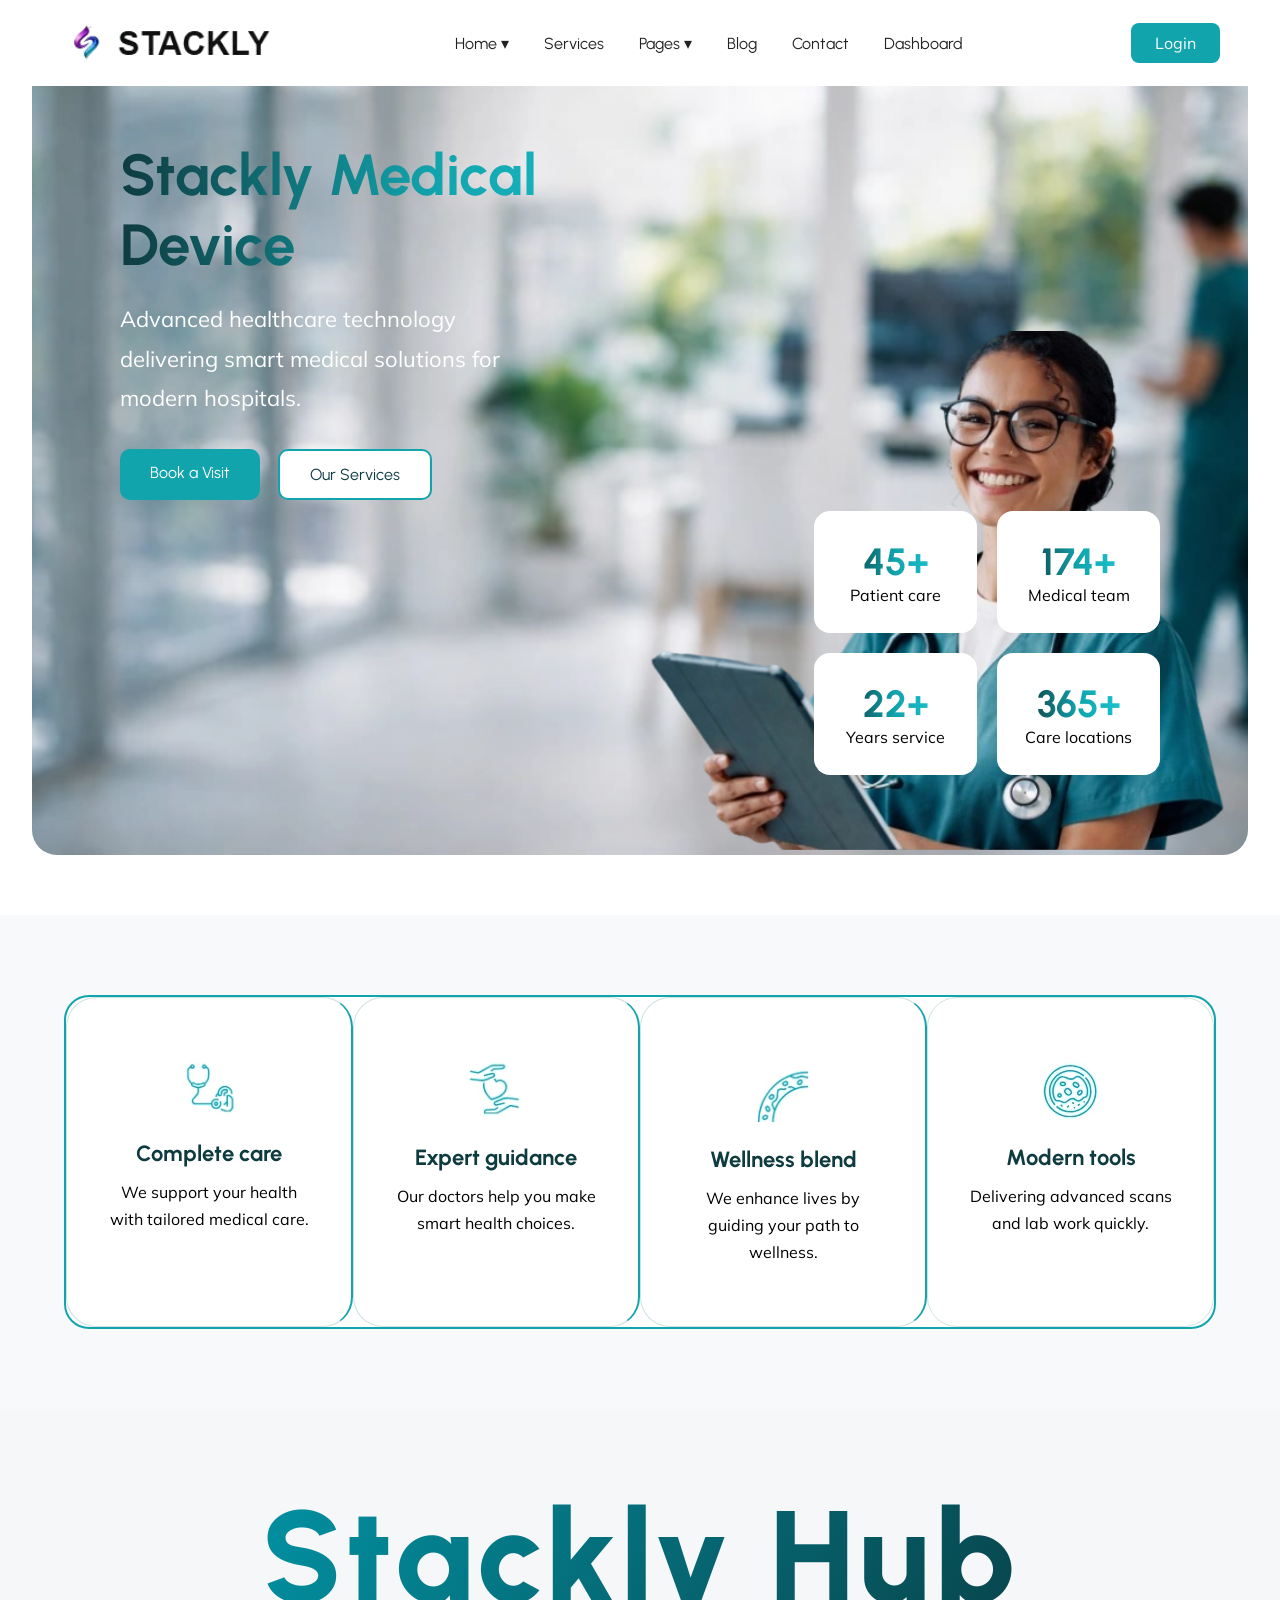
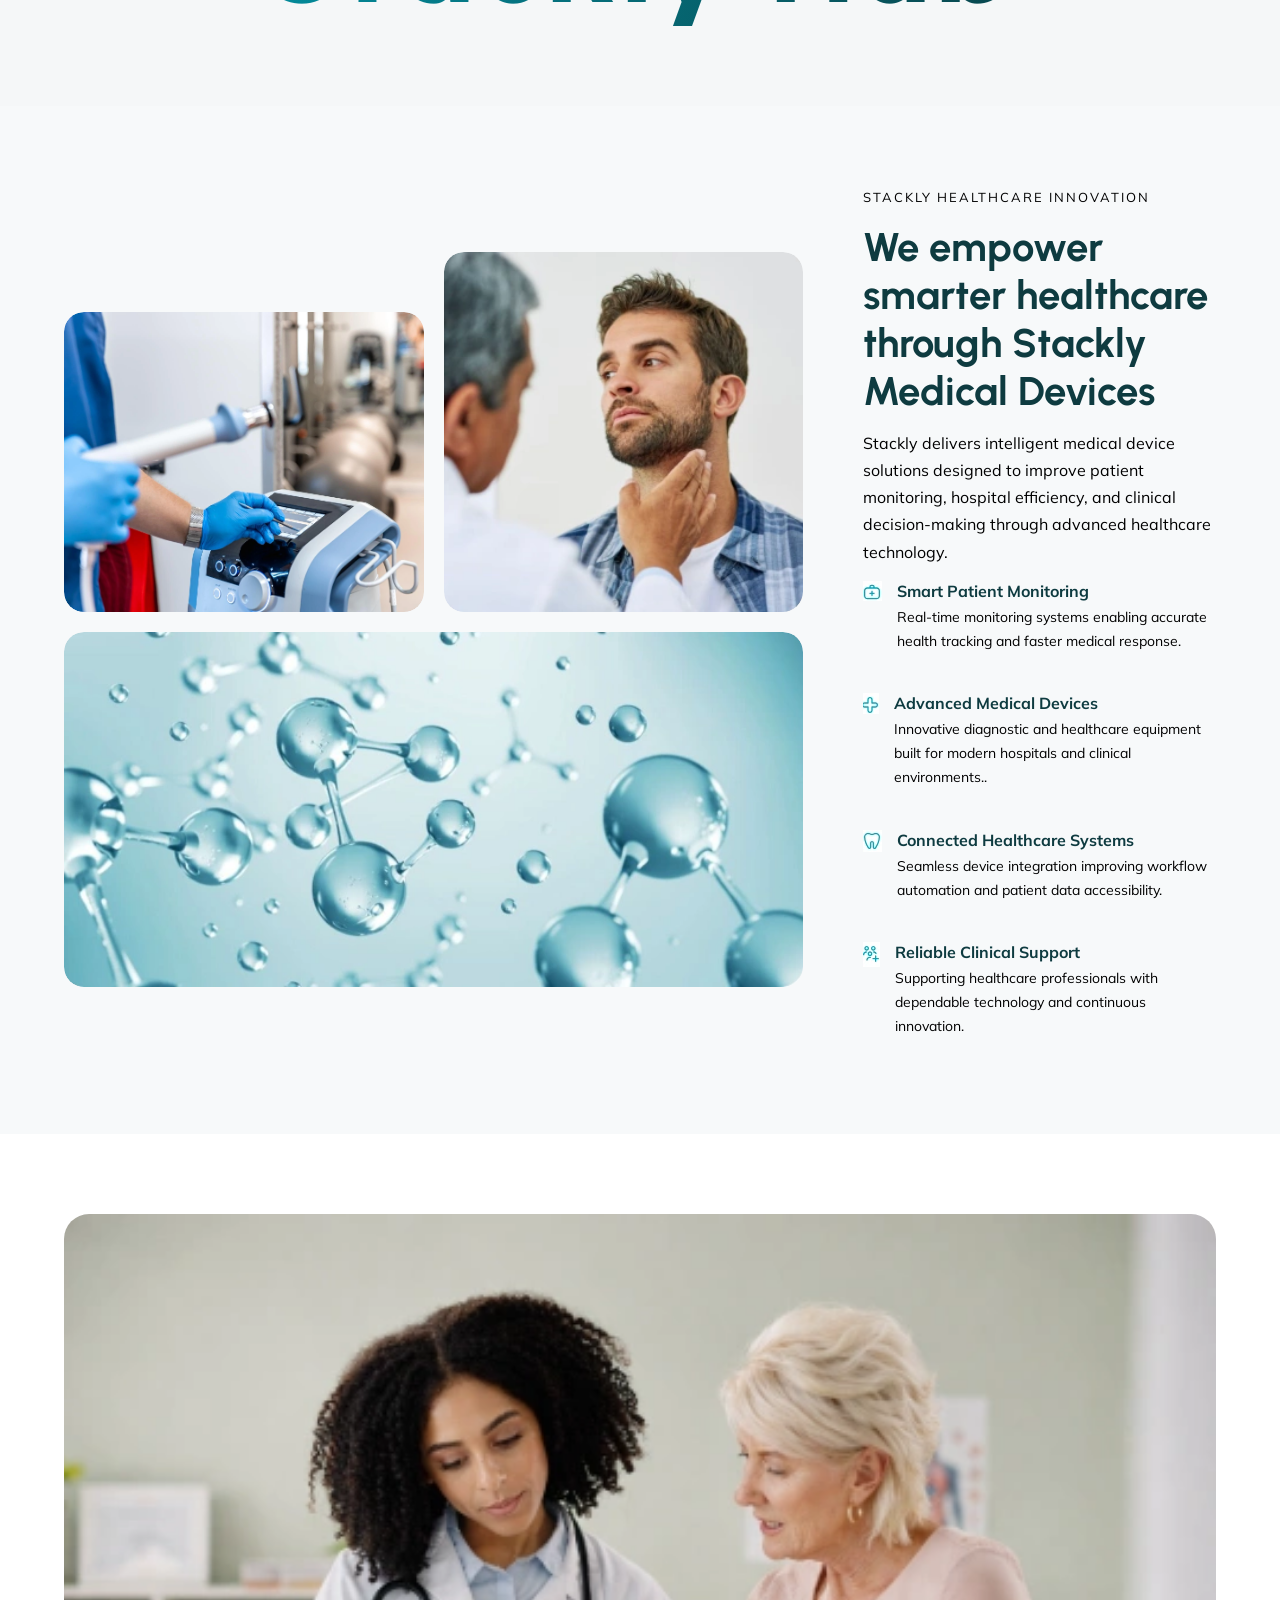
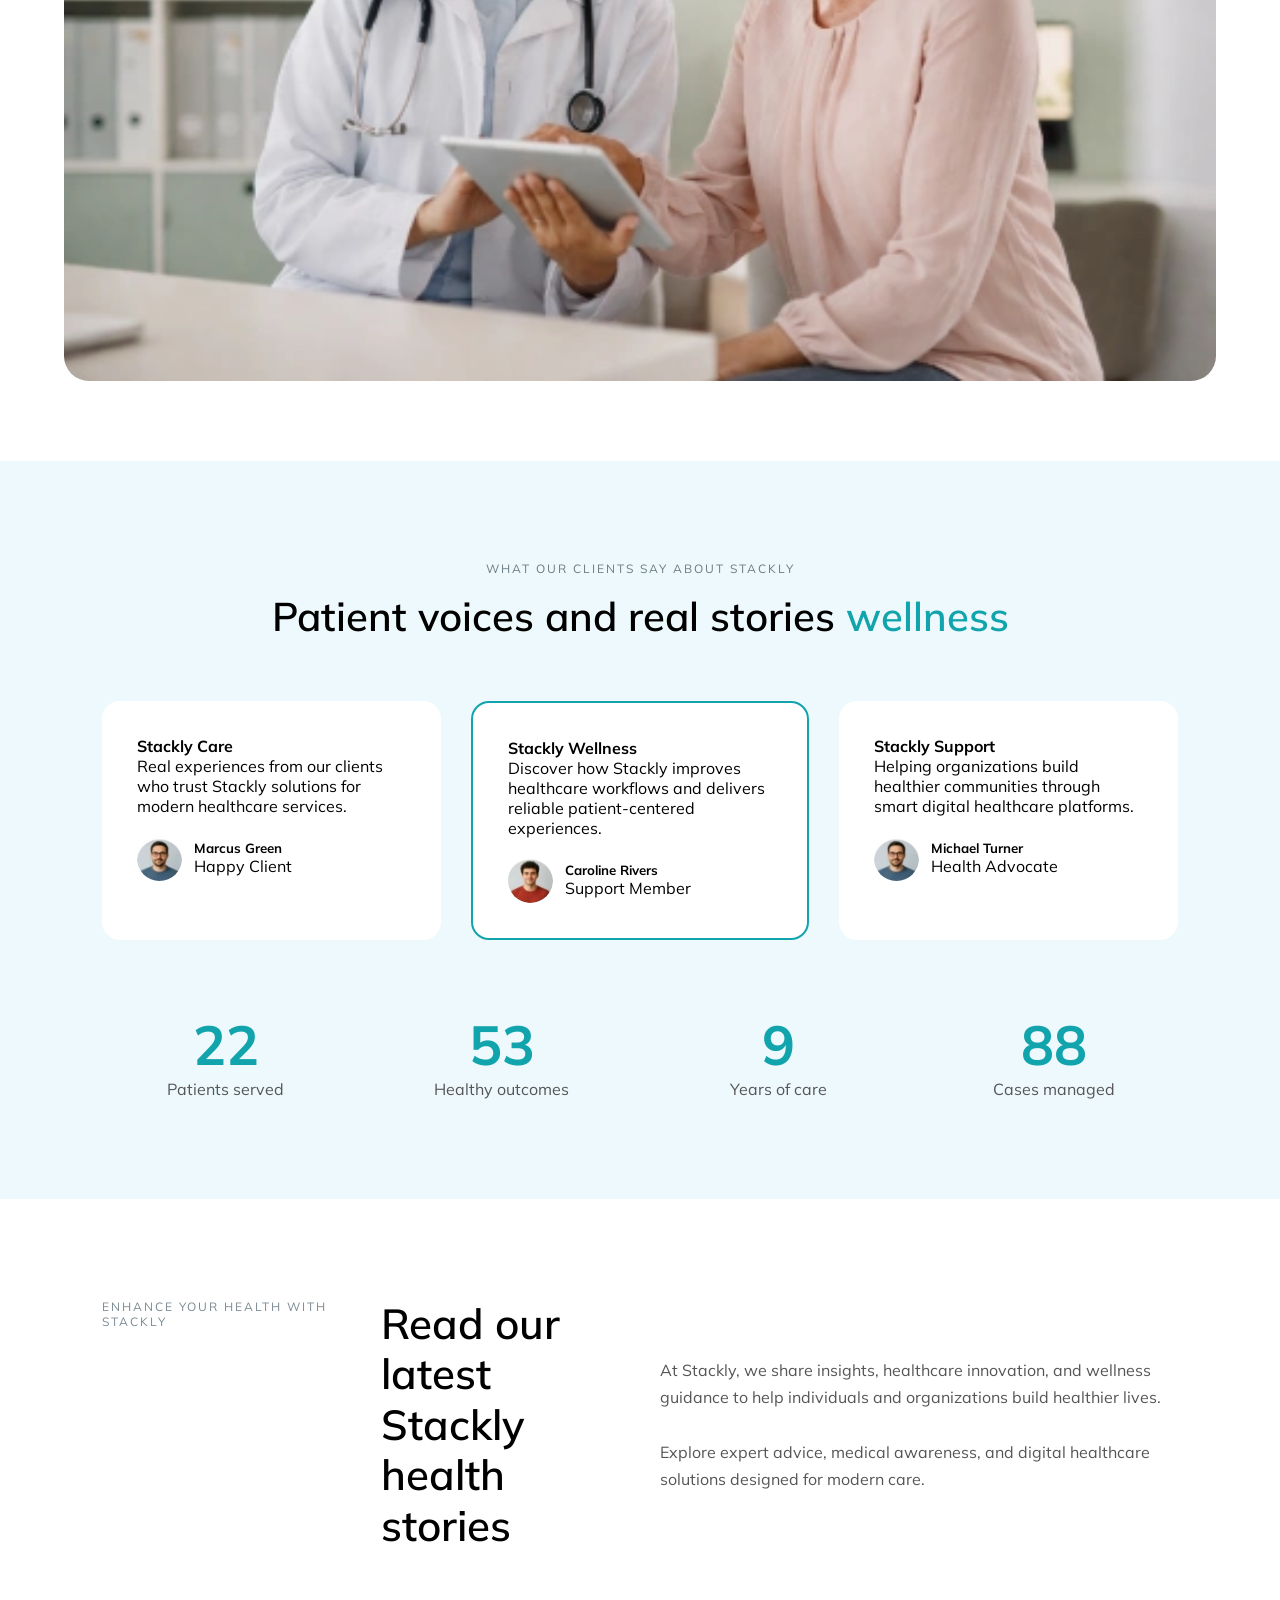
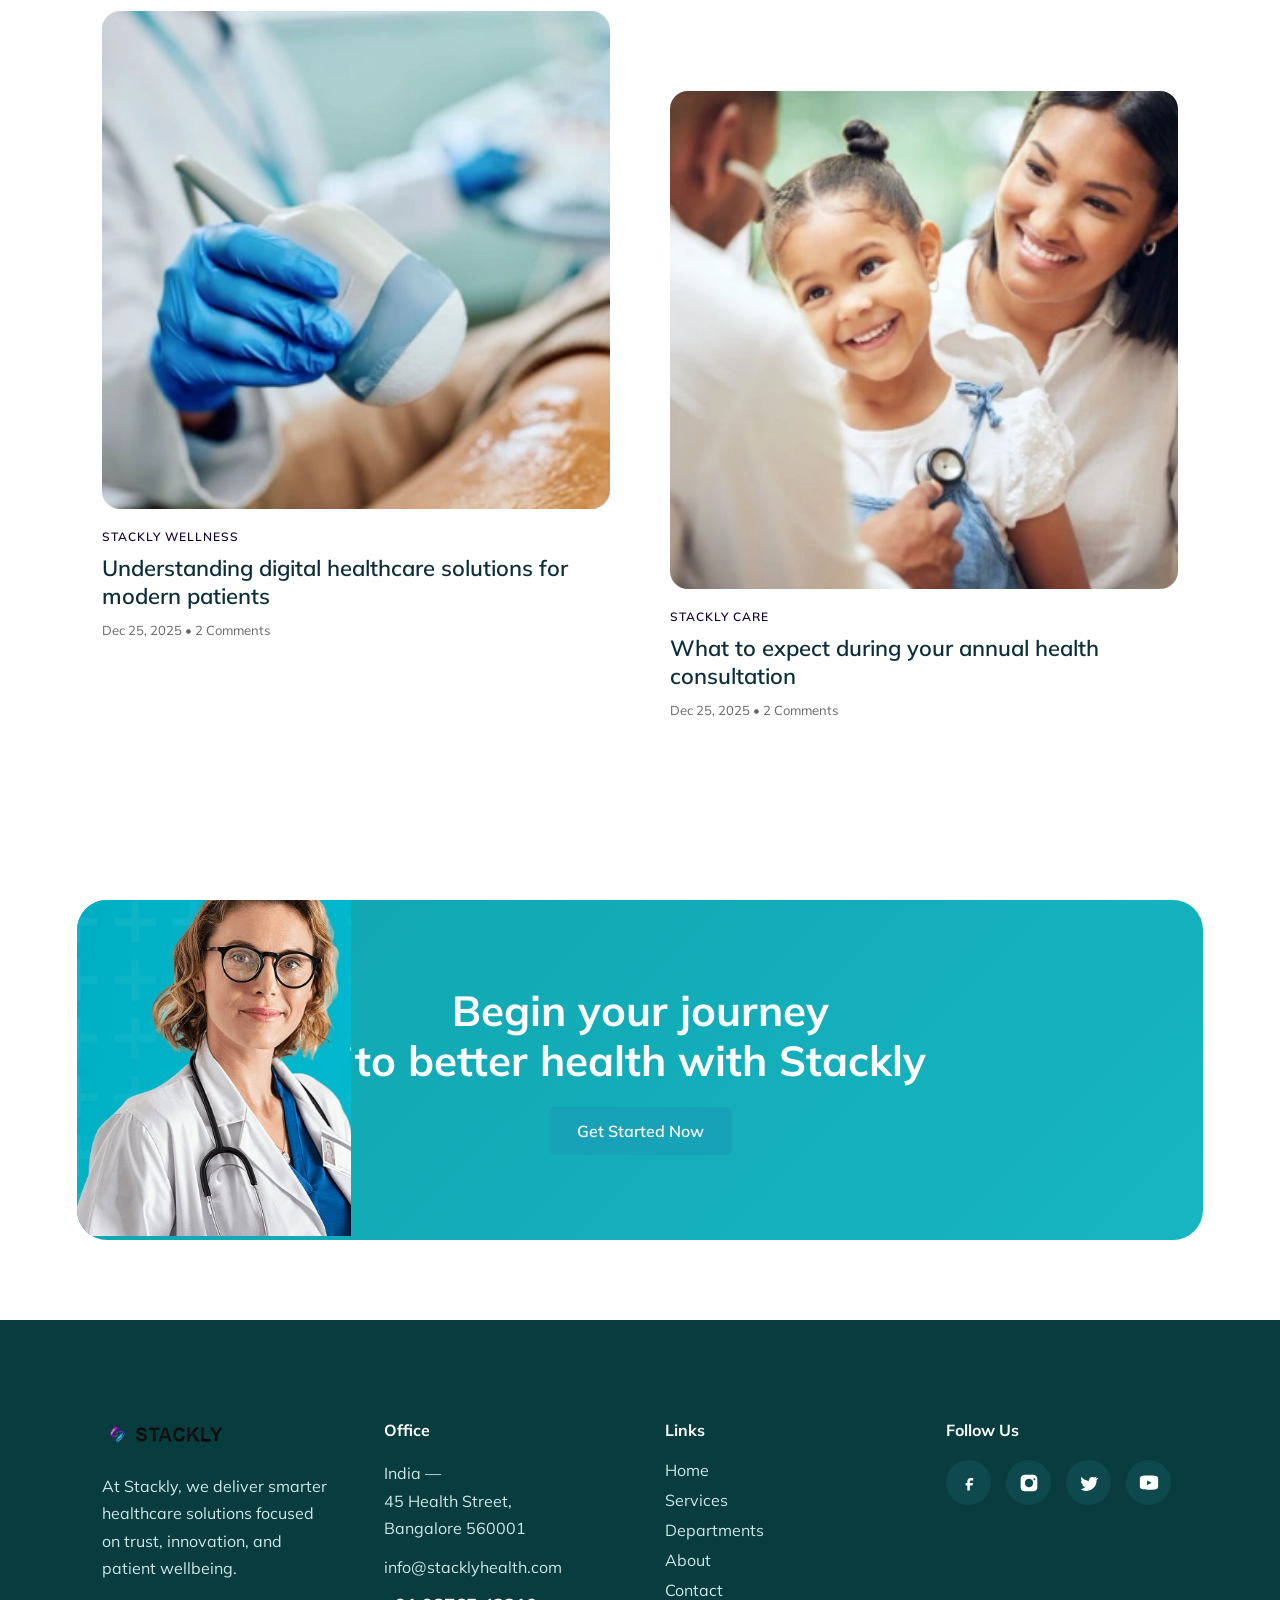
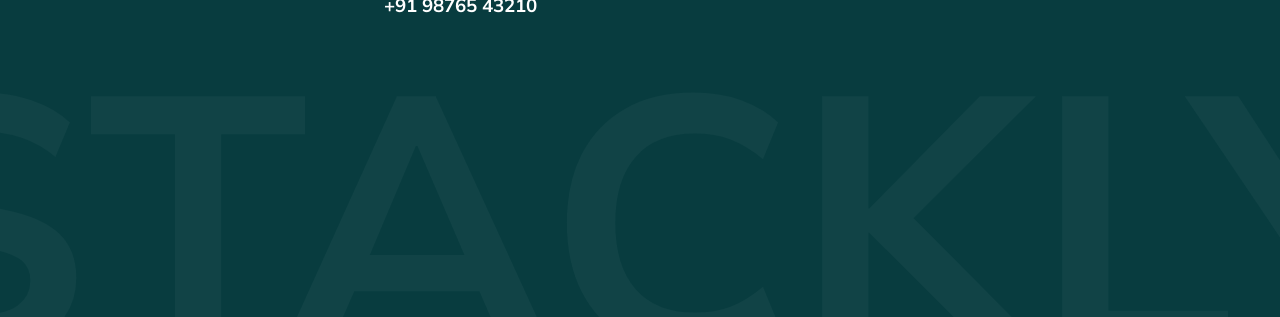
<file: index.html>
<!DOCTYPE html>
<html lang="en">
<head>

<meta charset="UTF-8">
<meta name="viewport" content="width=device-width,initial-scale=1">

<title>Stackly Medical</title>

<link rel="stylesheet" href="style.css">

<link href="https://fonts.googleapis.com/css2?family=Urbanist:wght@700&family=Mulish:wght@400&display=swap" rel="stylesheet">

<link href="https://cdnjs.cloudflare.com/ajax/libs/font-awesome/6.5.0/css/all.min.css" rel="stylesheet">

</head>

<body>

<!-- ================= NAVBAR ================= -->
<header class="header">
<div class="logo">
  <a href="index.html">
    <img src="images/logo2.webp" alt="logo">
  </a>
</div>

<nav class="nav" id="nav">

<button class="close-btn" id="closeBtn">✕</button>

<ul>

<li class="dropdown">
<a href="index.html">Home ▾</a>
<ul class="menu">
<li><a href="home2.html">Home 2</a></li>
</ul>
</li>

<li><a href="services.html">Services</a></li>

<li class="dropdown">
<a href="#">Pages ▾</a>
<ul class="menu">
<li><a href="departments.html">Departments</a></li>
<li><a href="about.html">AboutUs</a></li>
<li><a href="ourdoctors.html">OurDoctors</a></li>


</ul>
</li>

<li><a href="blog.html">Blog</a></li>
<li><a href="contact.html">Contact</a></li>
<li><a href="dashboard.html">Dashboard</a></li>

</ul>

<!-- ✅ MOBILE LOGIN -->
<div class="mobile-login">
<a href="Login.html" class="login-btn desktop-login">
Login
</a>
</div>

</nav>

<!-- ✅ DESKTOP LOGIN -->
<a href="Login.html" class="login-btn desktop-login">
Login
</a>


<div class="hamburger" id="hamburger">☰</div>

</header>


<!-- ================= HERO ================= -->

<section class="hero">

<div class="hero-bg"></div>

<!-- LEFT -->
<div class="hero-left reveal">
<h1>Stackly Medical Device</h1>

<p>
Advanced healthcare technology delivering smart
medical solutions for modern hospitals.
</p>

<div class="buttons">
<a href="404.html" class="primary">
Book a Visit
</a>

<a href="404.html" class="secondary">
Our Services
</a>
</div>
</div>


<!-- CENTER IMAGE -->
<div class="hero-image reveal">
<img src="images/girl5.webp">
</div>


<!-- RIGHT COUNTERS -->
<div class="hero-right reveal">

<div class="card">
<h2 class="counter" data-target="45">0</h2>
<p>Patient care</p>
</div>

<div class="card">
<h2 class="counter" data-target="174">0</h2>
<p>Medical team</p>
</div>

<div class="card">
<h2 class="counter" data-target="22">0</h2>
<p>Years service</p>
</div>

<div class="card">
<h2 class="counter" data-target="365">0</h2>
<p>Care locations</p>
</div>

</div>

</section>



<section class="features">

<div class="feature-box">

<div class="feature-card reveal">
<img src="images/doctorcare.webp" alt="">
<h3>Complete care</h3>
<p>We support your health with tailored medical care.</p>
</div>

<div class="feature-card reveal">
<img src="images/doctor1 (1).webp" alt="">
<h3>Expert guidance</h3>
<p>Our doctors help you make smart health choices.</p>
</div>

<div class="feature-card reveal">
<img src="images/doctor1 (2).webp" alt="">
<h3>Wellness blend</h3>
<p>We enhance lives by guiding your path to wellness.</p>
</div>

<div class="feature-card reveal">
<img src="images/doctor1 (3).webp" alt="">
<h3>Modern tools</h3>
<p>Delivering advanced scans and lab work quickly.</p>
</div>

</div>

</section>


<section class="health-hub">
  <h1 class="moving-text">
    Stackly  Hub
  </h1>
</section>



<section class="about-section">

<div class="about-container">

<!-- LEFT IMAGE GRID -->
<div class="about-images  reveal-left">

<div class="img-box img1">
<img src="images/baa3.webp">
</div>

<div class="img-box img2">
<img src="images/baa (1).webp">
</div>

<div class="img-box img3">
<img src="images/baa (2).webp">
</div>

</div>


<!-- RIGHT CONTENT -->
<div class="about-content reveal-right">

<p class="sub">STACKLY HEALTHCARE INNOVATION</p>

<h2>
We empower smarter healthcare through
Stackly Medical Devices
</h2>

<p class="desc">
Stackly delivers intelligent medical device solutions designed
to improve patient monitoring, hospital efficiency, and clinical
decision-making through advanced healthcare technology.
</p>


<div class="features-list">

<div class="feature-item  reveal-up">
<img src="images/chee (1).webp">
<div>
<h4>Smart Patient Monitoring</h4>
<p>Real-time monitoring systems enabling accurate health tracking
and faster medical response.</p>
</div>
</div>

<div class="feature-item  reveal-up">
<img src="images/chee (2).webp">
<div>
<h4>Advanced Medical Devices</h4>
<p>Innovative diagnostic and healthcare equipment built for
modern hospitals and clinical environments..</p>
</div>
</div>

<div class="feature-item reveal-up">
<img src="images/chee (3).webp">
<div>
<h4>Connected Healthcare Systems</h4>
<p>Seamless device integration improving workflow automation
and patient data accessibility.</p>
</div>
</div>

<div class="feature-item reveal-up">
<img src="images/chee (4).webp">
<div>
<h4>Reliable Clinical Support</h4>
<p>Supporting healthcare professionals with dependable
technology and continuous innovation.</p>
</div>
</div>

</div>

</div>

</div>
</section>

<section class="cta-banner">

  <img src="images/he.webp" class="cta-img">

  <div class="cta-content">
      <h2>
        Prioritize your health with <br>
        <span>Stackly Care</span>
      </h2>
<a href="404.html" class="cta-btn">
Book a Visit
</a>
  </div>

</section>



<!-- ===== TESTIMONIAL SECTION ===== -->
<section class="testimonial-section">

<p class="sub-title reveal-item">
WHAT OUR CLIENTS SAY ABOUT STACKLY
</p>

<h2 class="main-title reveal-item">
Patient voices and real stories <span>wellness</span>
</h2>


<div class="testimonial-grid">

<div class="test-card reveal-item">
<h4>Stackly Care</h4>
<p>
Real experiences from our clients who trust Stackly
solutions for modern healthcare services.
</p>

<div class="user">
<img src="images/t3.webp">
<div>
<h5>Marcus Green</h5>
<span>Happy Client</span>
</div>
</div>
</div>


<div class="test-card active reveal-item">
<h4>Stackly Wellness</h4>
<p>
Discover how Stackly improves healthcare workflows
and delivers reliable patient-centered experiences.
</p>

<div class="user">
<img src="images/t2.webp">
<div>
<h5>Caroline Rivers</h5>
<span>Support Member</span>
</div>
</div>
</div>


<div class="test-card reveal-item">
<h4>Stackly Support</h4>
<p>
Helping organizations build healthier communities
through smart digital healthcare platforms.
</p>

<div class="user">
<img src="images/t3.webp">
<div>
<h5>Michael Turner</h5>
<span>Health Advocate</span>
</div>
</div>
</div>

</div>


<!-- ===== STATS ===== -->
<div class="stats-grid">

<div class="stat reveal-item">
<h3>22</h3>
<p>Patients served</p>
</div>

<div class="stat reveal-item">
<h3>53</h3>
<p>Healthy outcomes</p>
</div>

<div class="stat reveal-item">
<h3>9</h3>
<p>Years of care</p>
</div>

<div class="stat reveal-item">
<h3>88</h3>
<p>Cases managed</p>
</div>

</div>

</section>



<section class="blog-section">

<div class="blog-header">
<div class="blog-left reveal">
<p class="blog-sub">ENHANCE YOUR HEALTH WITH STACKLY</p>

<h2>
Read our latest <br>
Stackly health stories
</h2>
</div>
<div class="blog-right reveal">
<p>
At Stackly, we share insights, healthcare innovation,
and wellness guidance to help individuals and
organizations build healthier lives.
<br><br>
Explore expert advice, medical awareness,
and digital healthcare solutions designed
for modern care.
</p>
</div>

</div>


<!-- BLOG GRID -->
<div class="blog-grid">

<!-- LEFT CARD -->
<div class="blog-card left-card reveal">
<img src="images/e1 (1).webp">

<span>STACKLY WELLNESS</span>

<h3>
Understanding digital healthcare
solutions for modern patients
</h3>

<p class="meta">Dec 25, 2025 • 2 Comments</p>
</div>


<!-- RIGHT CARD -->
<div class="blog-card right-card reveal">
<img src="images/e1 (2).webp">

<span>STACKLY CARE</span>

<h3>
What to expect during your
annual health consultation
</h3>

<p class="meta">Dec 25, 2025 • 2 Comments</p>
</div>

</div>

</section>
<section class="stackly-banner">

    <div class="stackly-banner-box">

        <!-- IMAGE -->
        <div class="stackly-banner-img">
            <img src="images/doctorm.webp" alt="">
        </div>

        <!-- CONTENT -->
        <div class="stackly-banner-content">
            <h2>
                Begin your journey <br>
                to better health with <span>Stackly</span>
            </h2>

           <a href="404.html" class="stackly-banner-btn">
    Get Started Now
</a>
        </div>

    </div>

</section>

<footer class="stackly-footer">

<div class="footer-container">

    <div class="footer-col">
<a href="index.html">
    <img src="images/logo2.webp" class="footer-logo" alt="logo">
  </a>

        <p>
            At Stackly, we deliver smarter healthcare
            solutions focused on trust, innovation,
            and patient wellbeing.
        </p>
    </div>

    <div class="footer-col">
        <h4>Office</h4>
        <p>
            India —<br>
            45 Health Street,<br>
            Bangalore 560001
        </p>

        <p>info@stacklyhealth.com</p>
        <h3>+91 98765 43210</h3>
    </div>

    <div class="footer-col">
        <h4>Links</h4>
        <ul>
            <li><a href="index.html">Home</a></li>
            <li><a href="services.html">Services</a></li>
            <li><a href="departments.html">Departments</a></li>
            <li><a href="about.html">About</a></li>
            <li><a href="contact.html">Contact</a></li>
        </ul>
    </div>

    <div class="footer-col">
    <h4>Follow Us</h4>

    <div class="social-icons">

        <!-- Facebook -->
        <a href="404.html" class="social-icon">
            <svg viewBox="0 0 24 24">
                <path d="M14 9h3V6h-3c-2.2 0-4 1.8-4 4v2H8v3h2v6h3v-6h3l1-3h-4v-2c0-.6.4-1 1-1z"/>
            </svg>
        </a>

        <!-- Instagram -->
        <a href="404.html" class="social-icon">
            <svg viewBox="0 0 24 24">
                <path d="M7 2C4.2 2 2 4.2 2 7v10c0 
                2.8 2.2 5 5 5h10c2.8 0 5-2.2 
                5-5V7c0-2.8-2.2-5-5-5H7zm5 
                5a5 5 0 110 10 5 5 0 010-10zm6.5-.8a1.2 
                1.2 0 110 2.4 1.2 1.2 0 010-2.4z"/>
            </svg>
        </a>

        <!-- Twitter -->
        <a href="404.html" class="social-icon">
            <svg viewBox="0 0 24 24">
                <path d="M22 5.9c-.8.4-1.6.6-2.5.7.9-.5 
                1.5-1.3 1.8-2.3-.8.5-1.8.9-2.8 
                1.1A4.3 4.3 0 0012 8.5c0 .3 
                0 .7.1 1C8.3 9.3 5.1 7.5 
                3 4.8c-.4.6-.6 1.3-.6 
                2 0 1.4.7 2.6 1.8 
                3.3-.7 0-1.3-.2-1.9-.5v.1c0 
                2 1.4 3.7 3.3 4.1-.3.1-.7.2-1.1.2-.3 
                0-.5 0-.8-.1.5 1.6 2.1 
                2.8 4 2.9A8.7 8.7 0 
                012 19.5a12.3 12.3 0 
                006.7 2c8 0 12.4-6.6 
                12.4-12.4v-.6c.8-.6 
                1.5-1.3 2-2.1z"/>
            </svg>
        </a>

        <!-- YouTube -->
        <a href="404.html" class="social-icon">
            <svg viewBox="0 0 24 24">
                <path d="M23 7s-.2-1.7-.8-2.4c-.8-.9-1.6-.9-2-1C17.6 
                3 12 3 12 3h0s-5.6 
                0-8.2.6c-.4.1-1.2.1-2 
                1C1.2 5.3 1 7 1 7S1 
                8.9 1 10.7v1.6C1 
                14.1 1 16 1 
                16s.2 1.7.8 2.4c.8.9 
                1.9.9 2.4 1 1.8.2 
                7.8.6 7.8.6s5.6 
                0 8.2-.6c.4-.1 1.2-.1 
                2-1 .6-.7.8-2.4.8-2.4s0-1.9 
                0-3.7v-1.6C23 
                8.9 23 7 23 7zM9.7 
                14.6V8.9l5.5 
                2.9-5.5 2.8z"/>
            </svg>
        </a>

    </div>
</div>

</div>

<!-- BIG BACKGROUND TEXT -->
<div class="footer-bg-text">STACKLY</div>

</footer>
<script src="main.js"></script>

</body>
</html>
</file>
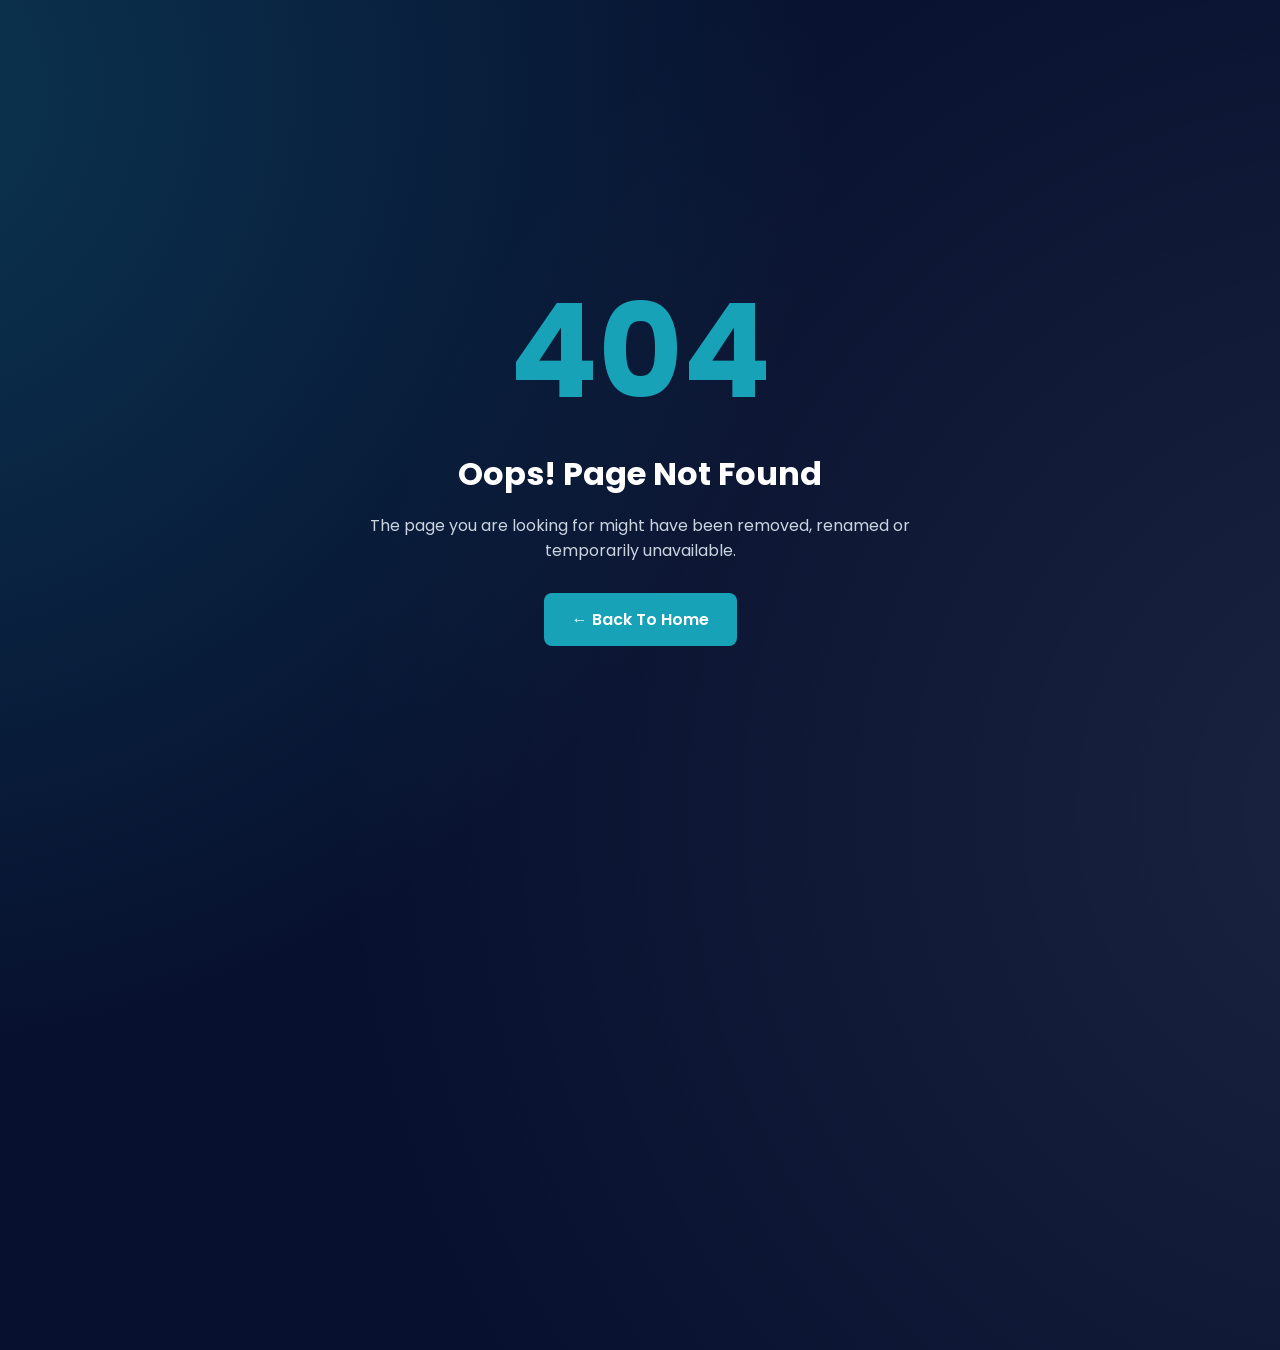
<file: 404page.html>
<!DOCTYPE html>

<html lang="en">
<head>
<meta charset="UTF-8">
<meta name="viewport" content="width=device-width, initial-scale=1.0">
<title>404 - Page Not Found | Stackly</title>

<link href="https://fonts.googleapis.com/css2?family=Poppins:wght@300;500;700&display=swap" rel="stylesheet">

<style>

/* RESET */
*{
margin:0;
padding:0;
box-sizing:border-box;
font-family:'Poppins',sans-serif;
}

body{
height:100vh;
display:flex;
align-items:center;
justify-content:center;
background:#07112f;
color:white;
overflow:hidden;
}

/* BACKGROUND GLOW */
body::before{
content:"";
position:absolute;
width:200%;
height:200%;
background:
radial-gradient(circle at 20% 30%, rgba(23,162,184,.25), transparent 40%),
radial-gradient(circle at 80% 70%, rgba(255,255,255,.08), transparent 45%);
animation:bgMove 10s linear infinite;
}

@keyframes bgMove{
0%{transform:translate(0,0);}
50%{transform:translate(-5%,-5%);}
100%{transform:translate(0,0);}
}

/* CONTAINER */
.error-container{
position:relative;
z-index:2;
text-align:center;
max-width:600px;
padding:20px;
}

/* BIG 404 */
.error-code{
font-size:130px;
font-weight:700;
color:#17a2b8;
animation:float 3s ease-in-out infinite;
}

@keyframes float{
0%,100%{transform:translateY(0);}
50%{transform:translateY(-10px);}
}

/* TEXT */
.error-container h2{
font-size:32px;
margin-bottom:15px;
}

.error-container p{
color:#cbd5e1;
margin-bottom:30px;
}

/* BUTTON */
.home-btn{
display:inline-block;
background:#17a2b8;
color:white;
padding:14px 28px;
border-radius:8px;
text-decoration:none;
font-weight:600;
transition:.3s;
}

.home-btn:hover{
background:#0f7f90;
transform:translateY(-3px);
}

/* MOBILE */
@media(max-width:600px){

.error-code{
font-size:90px;
}

.error-container h2{
font-size:24px;
}

}

</style>

</head>

<body>

<div class="error-container">

<h1 class="error-code">404</h1>

<h2>Oops! Page Not Found</h2>

<p>
The page you are looking for might have been removed,
renamed or temporarily unavailable.
</p>

<a href="home2.html" class="home-btn">
← Back To Home
</a>

</div>

</body>
</html>
</file>
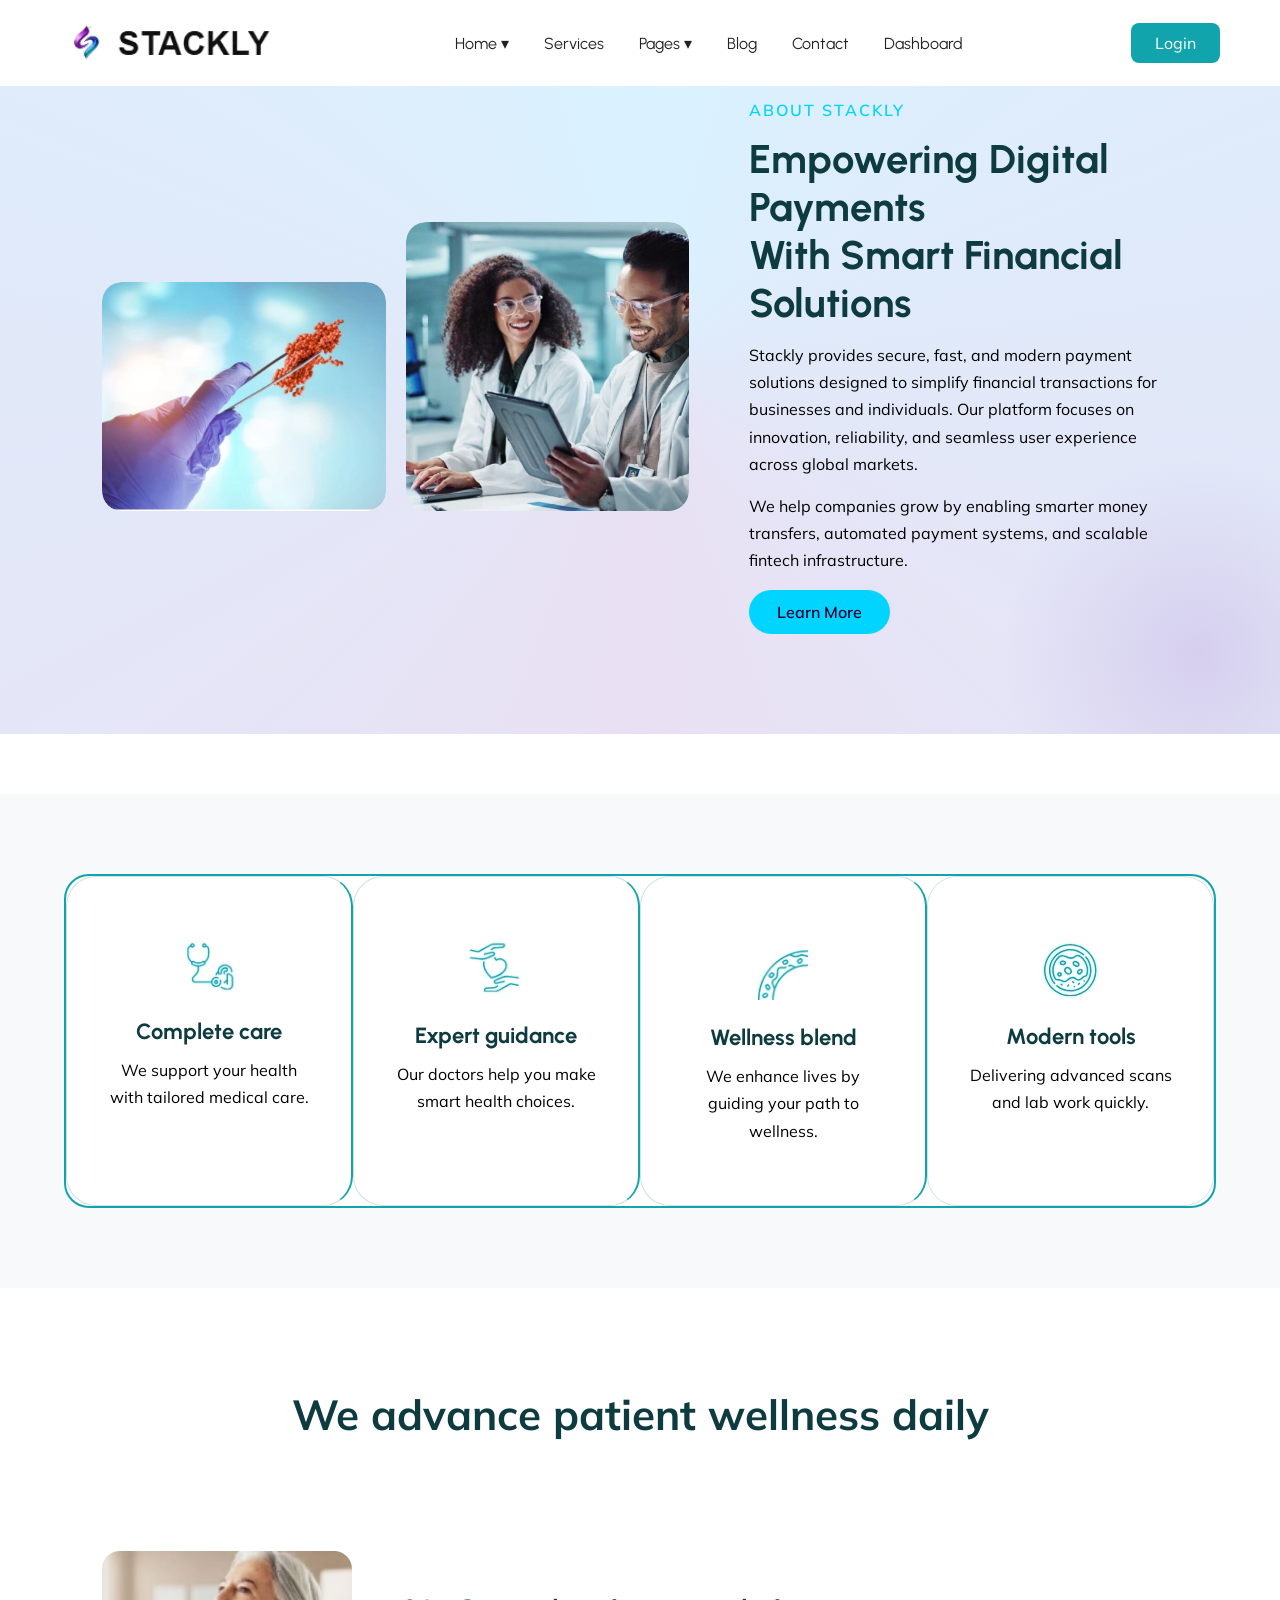
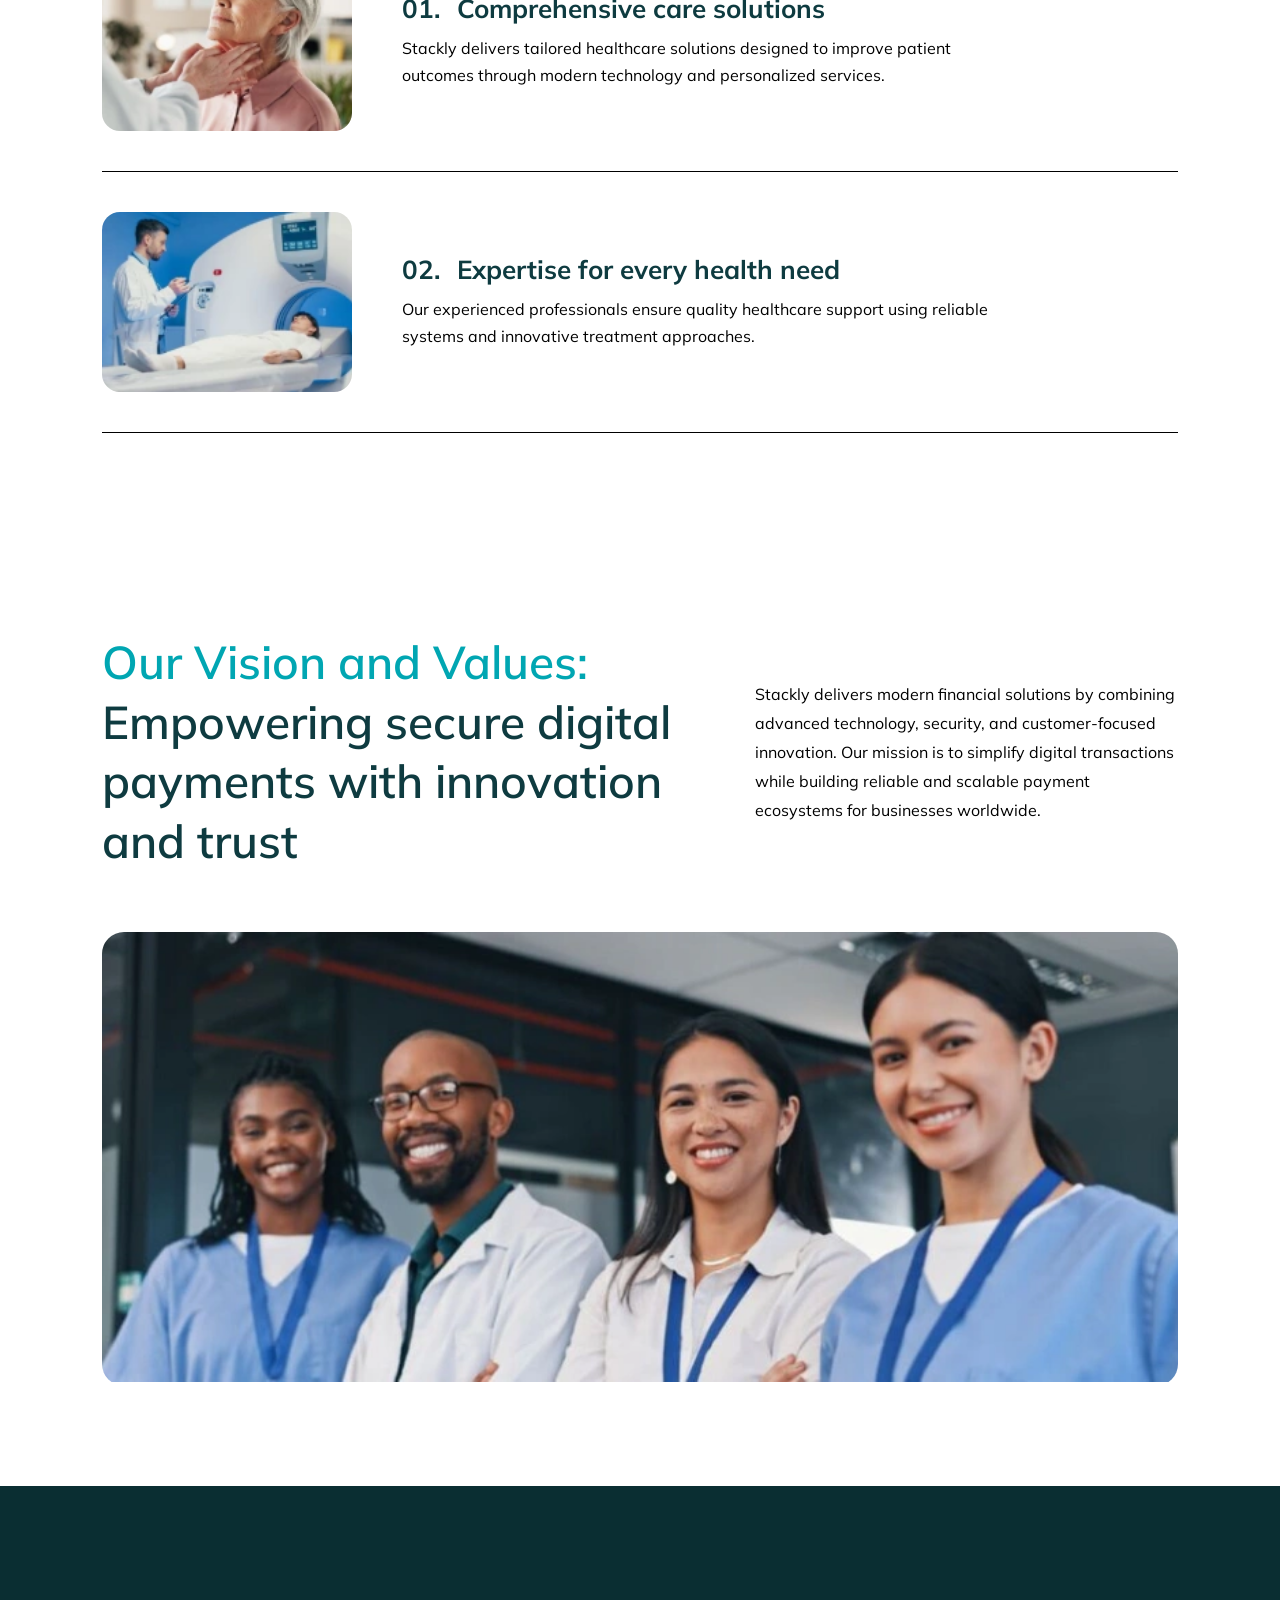
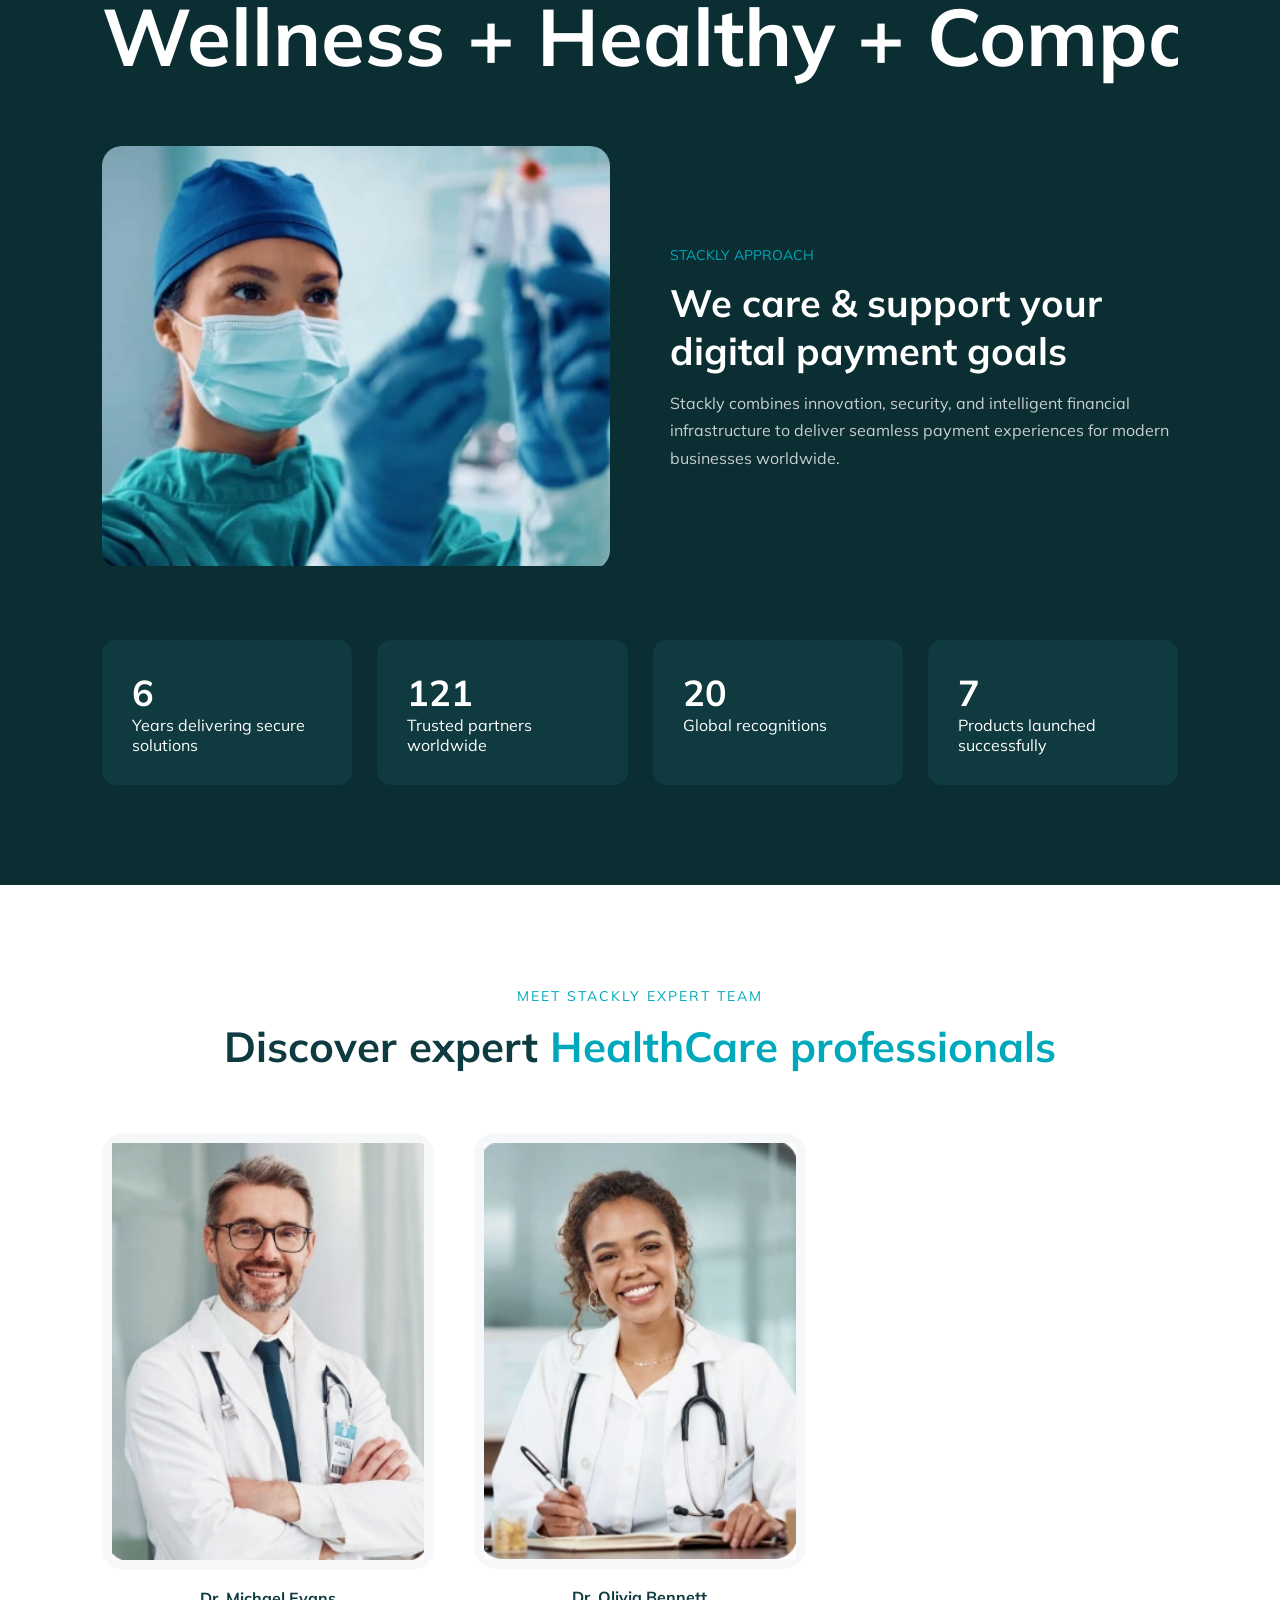
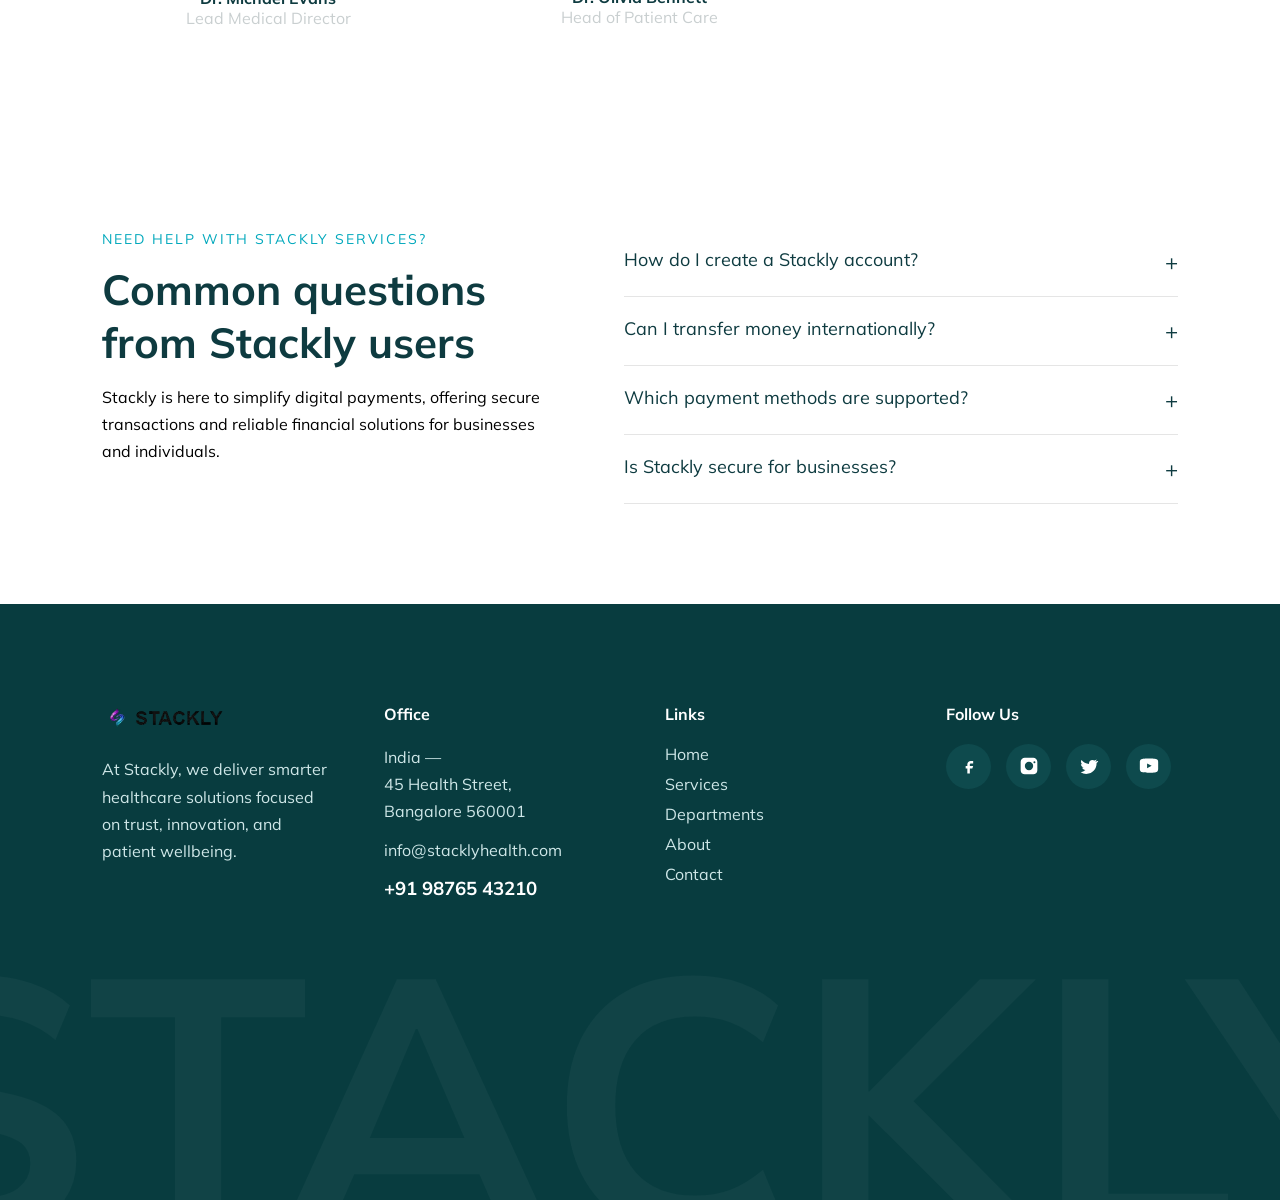
<file: about.html>
<!DOCTYPE html>
<html lang="en">
<head>

<meta charset="UTF-8">
<meta name="viewport" content="width=device-width,initial-scale=1">

<title>Stackly Medical</title>

<link rel="stylesheet" href="style.css">

<link href="https://fonts.googleapis.com/css2?family=Urbanist:wght@700&family=Mulish:wght@400&display=swap" rel="stylesheet">

<link href="https://cdnjs.cloudflare.com/ajax/libs/font-awesome/6.5.0/css/all.min.css" rel="stylesheet">

</head>

<body>

<!-- ================= NAVBAR ================= -->
<header class="header">

<div class="logo">
  <a href="index.html">
    <img src="images/logo2.webp" alt="logo">
  </a>
</div>

<nav class="nav" id="nav">

<button class="close-btn" id="closeBtn">✕</button>

<ul>

<li class="dropdown">
<a href="index.html">Home ▾</a>
<ul class="menu">
<li><a href="home2.html">Home 2</a></li>
</ul>
</li>

<li><a href="services.html">Services</a></li>

<li class="dropdown">
<a href="#">Pages ▾</a>
<ul class="menu">
<li><a href="departments.html">Departments</a></li>
<li><a href="about.html">AboutUs</a></li>
<li><a href="ourdoctors.html">OurDoctors</a></li>


</ul>
</li>

<li><a href="blog.html">Blog</a></li>
<li><a href="contact.html">Contact</a></li>
<li><a href="dashboard.html">Dashboard</a></li>

</ul>

<!-- ✅ MOBILE LOGIN -->
<div class="mobile-login">
 <a href="login.html" class="login-btn desktop-login">
Login
</a>
</div>

</nav>

<!-- ✅ DESKTOP LOGIN -->
<a href="login.html" class="login-btn desktop-login">
Login
</a>


<div class="hamburger" id="hamburger">☰</div>

</header>




<section class="about-stackly" id="about">
  
  <div class="about-container">

    <!-- LEFT IMAGES GRID -->
    <div class="about-images">
      <div class="img-box img1">
        <img src="images/dddb.webp" alt="">
      </div>

      <div class="img-box img2">
        <img src="images/de1.webp" alt="">
      </div>
    </div>


    <!-- RIGHT CONTENT -->
    <div class="about-content">
      <span class="about-tag">ABOUT STACKLY</span>

      <h2>
        Empowering Digital Payments <br>
        With Smart Financial Solutions
      </h2>

      <p>
        Stackly provides secure, fast, and modern payment solutions designed
        to simplify financial transactions for businesses and individuals.
        Our platform focuses on innovation, reliability, and seamless user
        experience across global markets.
      </p>

      <p>
        We help companies grow by enabling smarter money transfers,
        automated payment systems, and scalable fintech infrastructure.
      </p>

      <a href="404.html" class="about-btn">Learn More</a>
    </div>

  </div>

</section>






<section class="features">

<div class="feature-box">

<div class="feature-card reveal">
<img src="images/doctorcare.webp" alt="">
<h3>Complete care</h3>
<p>We support your health with tailored medical care.</p>
</div>

<div class="feature-card reveal">
<img src="images/doctor1 (1).webp" alt="">
<h3>Expert guidance</h3>
<p>Our doctors help you make smart health choices.</p>
</div>

<div class="feature-card reveal">
<img src="images/doctor1 (2).webp" alt="">
<h3>Wellness blend</h3>
<p>We enhance lives by guiding your path to wellness.</p>
</div>

<div class="feature-card reveal">
<img src="images/doctor1 (3).webp" alt="">
<h3>Modern tools</h3>
<p>Delivering advanced scans and lab work quickly.</p>
</div>

</div>

</section>



<section class="stackly-about-process">

  <div class="process-container">

    <h2 class="process-title">
      We advance patient wellness daily
    </h2>

    <!-- ITEM 1 -->
    <div class="process-item">
      <div class="process-img">
        <img src="images/j (1).webp" alt="">
      </div>

      <div class="process-content">
        <h3><span>01.</span> Comprehensive care solutions</h3>
        <p>
          Stackly delivers tailored healthcare solutions designed to
          improve patient outcomes through modern technology and
          personalized services.
        </p>
      </div>
    </div>

    <!-- ITEM 2 -->
    <div class="process-item">
      <div class="process-img">
        <img src="images/j (2).webp" alt="">
      </div>

      <div class="process-content">
        <h3><span>02.</span> Expertise for every health need</h3>
        <p>
          Our experienced professionals ensure quality healthcare
          support using reliable systems and innovative treatment
          approaches.
        </p>
      </div>
    </div>

  </div>

</section>




<section class="stackly-vision">

  <div class="vision-container">

    <!-- TOP CONTENT -->
    <div class="vision-top">

      <div class="vision-left">
        <h2>
          <span>Our Vision and Values:</span>
          Empowering secure digital payments
          with innovation and trust
        </h2>
      </div>

      <div class="vision-right">
        <p>
          Stackly delivers modern financial solutions by combining
          advanced technology, security, and customer-focused
          innovation. Our mission is to simplify digital transactions
          while building reliable and scalable payment ecosystems
          for businesses worldwide.
        </p>
      </div>

    </div>

    <!-- IMAGE -->
    <div class="vision-image">
      <img src="images/n.webp" alt="">
    </div>

  </div>

</section>






<section class="stackly-wellness">

  <!-- MARQUEE -->
  <div class="wellness-marquee">
    <div class="marquee-track">
      Wellness + Healthy + Compassion + Careful +
      Wellness + Healthy + Compassion + Careful +
    </div>
  </div>

  <div class="wellness-container">

    <!-- LEFT IMAGE -->
    <div class="wellness-img">
      <img src="images/v.webp" alt="">
    </div>

    <!-- RIGHT CONTENT -->
    <div class="wellness-content">
      <span>STACKLY APPROACH</span>
      <h2>We care & support your digital payment goals</h2>

      <p>
        Stackly combines innovation, security, and intelligent
        financial infrastructure to deliver seamless payment
        experiences for modern businesses worldwide.
      </p>
    </div>

  </div>

  <!-- STATS -->
  <div class="wellness-stats">

    <div class="stat-box">
      <h3 class="counter" data-target="12">0</h3>
      <p>Years delivering secure solutions</p>
    </div>

    <div class="stat-box">
      <h3 class="counter" data-target="275">0</h3>
      <p>Trusted partners worldwide</p>
    </div>

    <div class="stat-box">
      <h3 class="counter" data-target="45">0</h3>
      <p>Global recognitions</p>
    </div>

    <div class="stat-box">
      <h3 class="counter" data-target="15">0</h3>
      <p>Products launched successfully</p>
    </div>

  </div>

</section>




<section class="stackly-experts">

  <div class="experts-container">

    <span class="experts-tag">
      MEET STACKLY EXPERT TEAM
    </span>

    <h2 class="experts-title">
      Discover expert <span>HealthCare professionals</span>
    </h2>


    <div class="experts-grid">

      <!-- CARD 1 -->
      <div class="expert-card">
        <div class="expert-img">
          <img src="images/x (1).webp" alt="">
        </div>
        <h4>Dr. Michael Evans</h4>
        <p>Lead Medical Director</p>
      </div>

      <!-- CARD 2 -->
      <div class="expert-card">
        <div class="expert-img">
          <img src="images/x (2).webp" alt="">
        </div>
        <h4>Dr. Olivia Bennett</h4>
        <p>Head of Patient Care</p>
      </div>

      <!-- CARD 3 -->
      <div class="expert-card">
        <div class="expert-img">
          <img src="images/x (3).webp" alt="">
        </div>
        <h4>
Dr. Ethan Brooks</h4>
        <p>Director of Wellness</p>
      </div>

    </div>

  </div>

</section>





<section class="stackly-faq">

  <div class="faq-container">

    <!-- LEFT SIDE -->
    <div class="faq-left">

      <span class="faq-tag">
        NEED HELP WITH STACKLY SERVICES?
      </span>

      <h2>
        Common questions <br>
        from Stackly users
      </h2>

      <p>
        Stackly is here to simplify digital payments,
        offering secure transactions and reliable
        financial solutions for businesses and individuals.
      </p>

    </div>


    <!-- RIGHT SIDE -->
    <div class="faq-right">

      <div class="faq-item">
        <div class="faq-question">
          How do I create a Stackly account?
          <span>+</span>
        </div>
        <div class="faq-answer">
          You can register easily using your email
          and verify your account securely.
        </div>
      </div>

      <div class="faq-item">
        <div class="faq-question">
          Can I transfer money internationally?
          <span>+</span>
        </div>
        <div class="faq-answer">
          Yes, Stackly supports fast and secure
          global payment transfers.
        </div>
      </div>

      <div class="faq-item">
        <div class="faq-question">
          Which payment methods are supported?
          <span>+</span>
        </div>
        <div class="faq-answer">
          Stackly supports cards, wallets,
          and bank integrations.
        </div>
      </div>

      <div class="faq-item">
        <div class="faq-question">
          Is Stackly secure for businesses?
          <span>+</span>
        </div>
        <div class="faq-answer">
          Advanced encryption ensures all
          transactions remain protected.
        </div>
      </div>

    </div>

  </div>

</section>

<footer class="stackly-footer">

<div class="footer-container">
<div class="footer-col">
  <a href="index.html">
    <img src="images/logo2.webp" class="footer-logo" alt="logo">
  </a>

        <p>
            At Stackly, we deliver smarter healthcare
            solutions focused on trust, innovation,
            and patient wellbeing.
        </p>
    </div>

    <div class="footer-col">
        <h4>Office</h4>
        <p>
            India —<br>
            45 Health Street,<br>
            Bangalore 560001
        </p>

        <p>info@stacklyhealth.com</p>
        <h3>+91 98765 43210</h3>
    </div>

    <div class="footer-col">
        <h4>Links</h4>
        <ul>
            <li><a href="index.html">Home</a></li>
            <li><a href="services.html">Services</a></li>
            <li><a href="departments.html">Departments</a></li>
            <li><a href="about.html">About</a></li>
            <li><a href="contact.html">Contact</a></li>
        </ul>
    </div>

    <div class="footer-col">
    <h4>Follow Us</h4>

    <div class="social-icons">

        <!-- Facebook -->
        <a href="404.html" class="social-icon">
            <svg viewBox="0 0 24 24">
                <path d="M14 9h3V6h-3c-2.2 0-4 1.8-4 4v2H8v3h2v6h3v-6h3l1-3h-4v-2c0-.6.4-1 1-1z"/>
            </svg>
        </a>

        <!-- Instagram -->
        <a href="404.html" class="social-icon">
            <svg viewBox="0 0 24 24">
                <path d="M7 2C4.2 2 2 4.2 2 7v10c0 
                2.8 2.2 5 5 5h10c2.8 0 5-2.2 
                5-5V7c0-2.8-2.2-5-5-5H7zm5 
                5a5 5 0 110 10 5 5 0 010-10zm6.5-.8a1.2 
                1.2 0 110 2.4 1.2 1.2 0 010-2.4z"/>
            </svg>
        </a>

        <!-- Twitter -->
        <a href="404.html" class="social-icon">
            <svg viewBox="0 0 24 24">
                <path d="M22 5.9c-.8.4-1.6.6-2.5.7.9-.5 
                1.5-1.3 1.8-2.3-.8.5-1.8.9-2.8 
                1.1A4.3 4.3 0 0012 8.5c0 .3 
                0 .7.1 1C8.3 9.3 5.1 7.5 
                3 4.8c-.4.6-.6 1.3-.6 
                2 0 1.4.7 2.6 1.8 
                3.3-.7 0-1.3-.2-1.9-.5v.1c0 
                2 1.4 3.7 3.3 4.1-.3.1-.7.2-1.1.2-.3 
                0-.5 0-.8-.1.5 1.6 2.1 
                2.8 4 2.9A8.7 8.7 0 
                012 19.5a12.3 12.3 0 
                006.7 2c8 0 12.4-6.6 
                12.4-12.4v-.6c.8-.6 
                1.5-1.3 2-2.1z"/>
            </svg>
        </a>

        <!-- YouTube -->
        <a href="404.html" class="social-icon">
            <svg viewBox="0 0 24 24">
                <path d="M23 7s-.2-1.7-.8-2.4c-.8-.9-1.6-.9-2-1C17.6 
                3 12 3 12 3h0s-5.6 
                0-8.2.6c-.4.1-1.2.1-2 
                1C1.2 5.3 1 7 1 7S1 
                8.9 1 10.7v1.6C1 
                14.1 1 16 1 
                16s.2 1.7.8 2.4c.8.9 
                1.9.9 2.4 1 1.8.2 
                7.8.6 7.8.6s5.6 
                0 8.2-.6c.4-.1 1.2-.1 
                2-1 .6-.7.8-2.4.8-2.4s0-1.9 
                0-3.7v-1.6C23 
                8.9 23 7 23 7zM9.7 
                14.6V8.9l5.5 
                2.9-5.5 2.8z"/>
            </svg>
        </a>

    </div>
</div>

</div>

<!-- BIG BACKGROUND TEXT -->
<div class="footer-bg-text">STACKLY</div>

</footer>
<script src="main.js"></script>

</body>
</html>
</file>
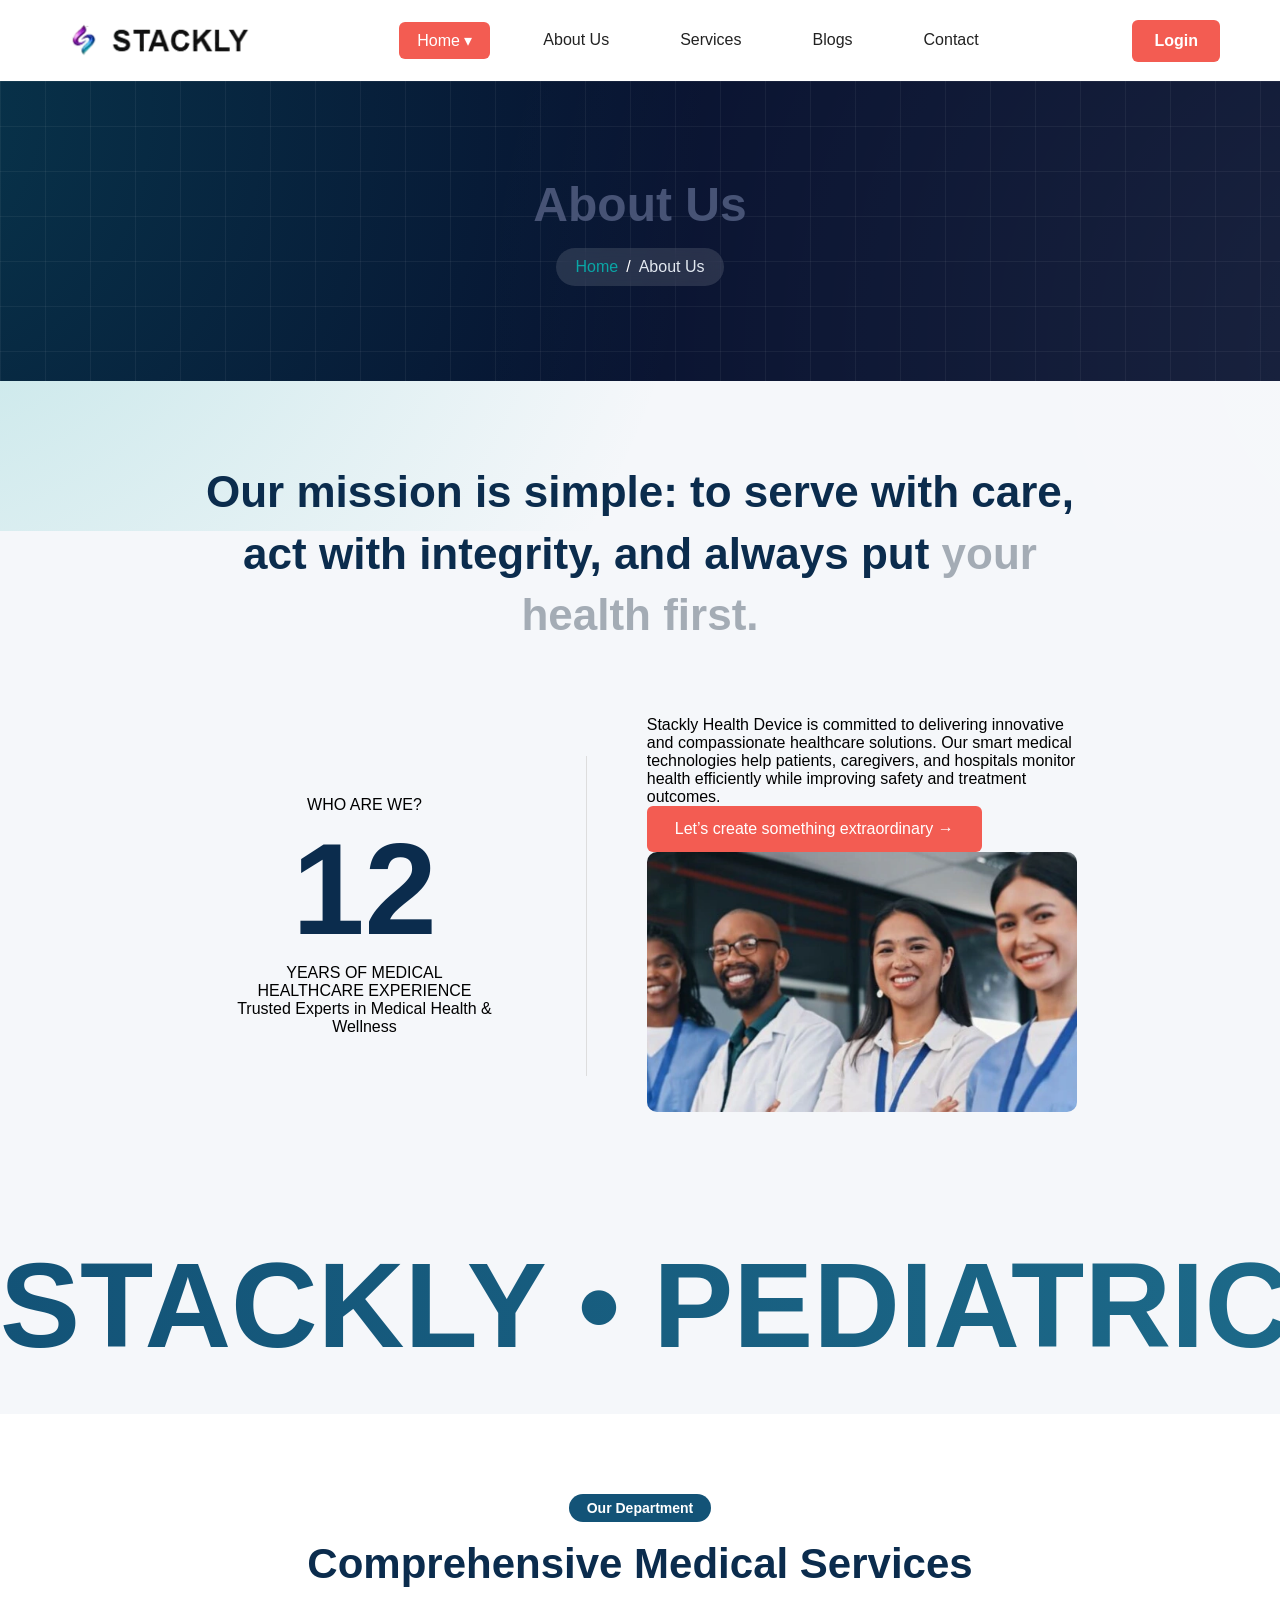
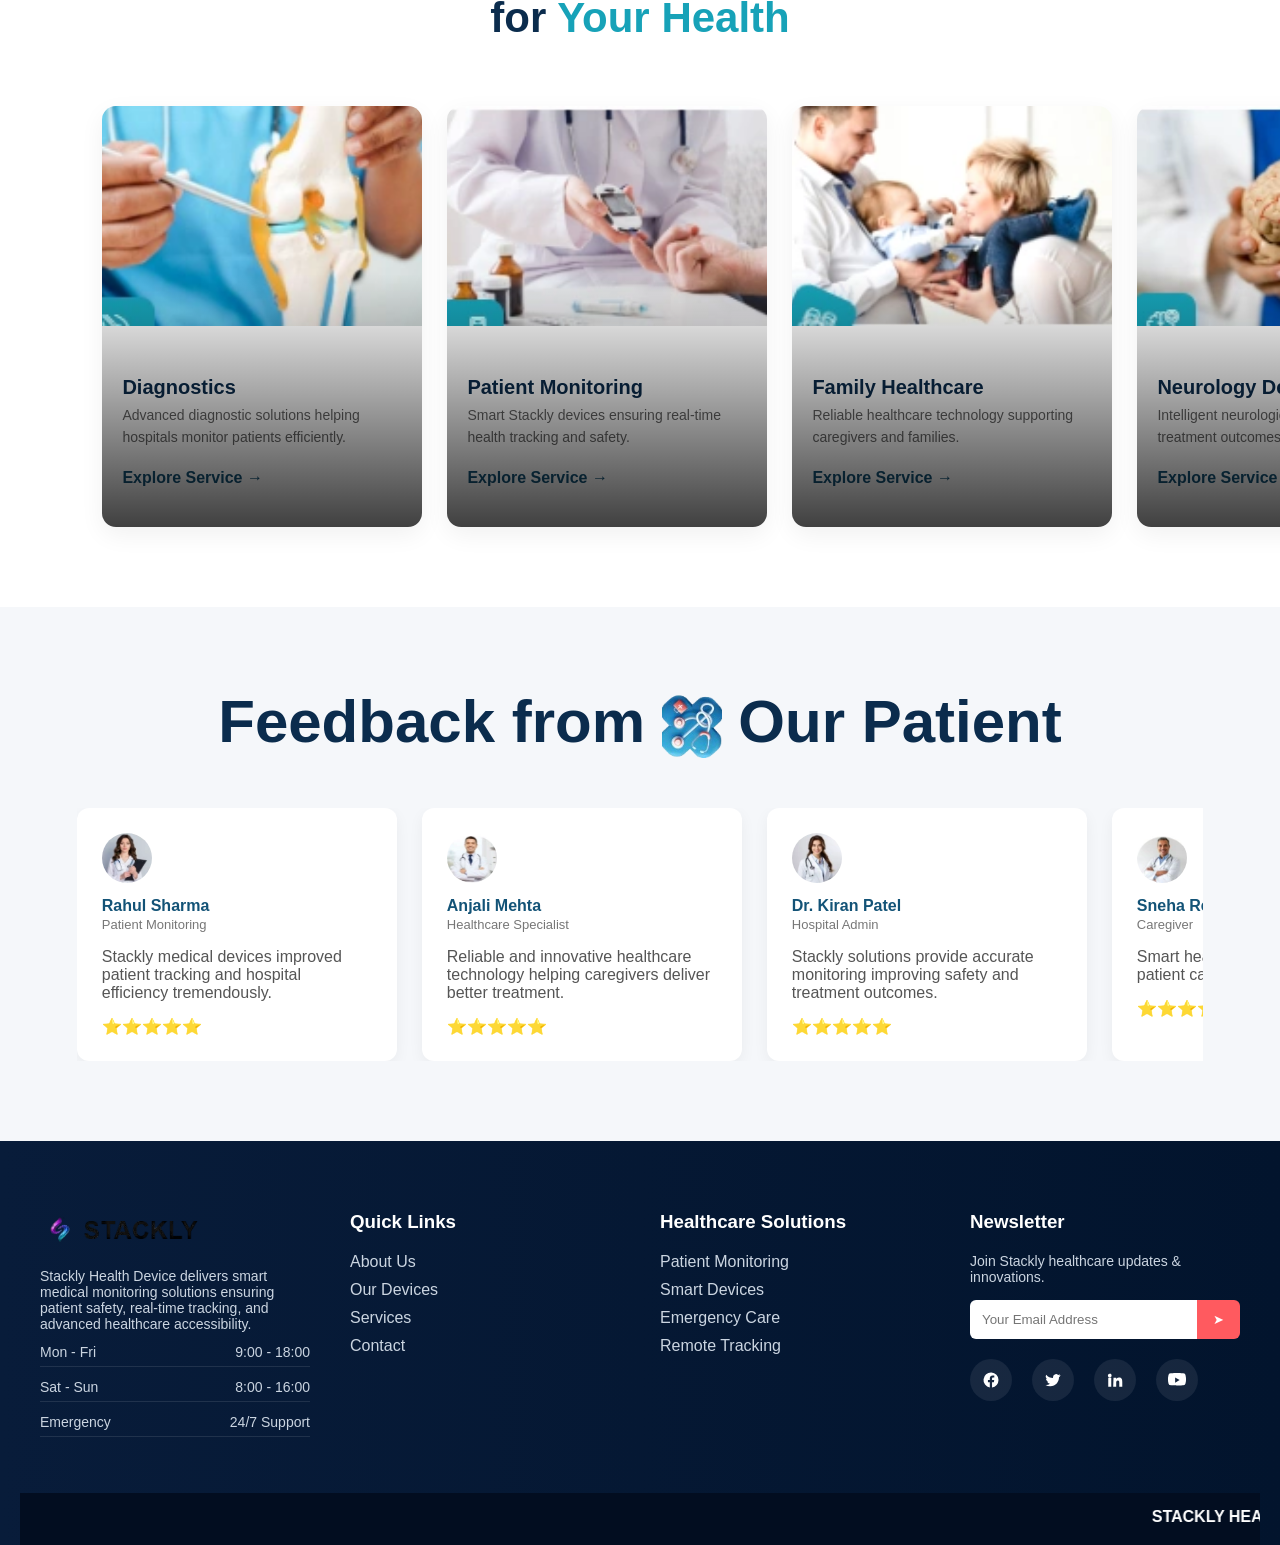
<file: about2.html>
<!DOCTYPE html>
<html lang="en">
<head>
<meta charset="UTF-8">
<meta name="viewport" content="width=device-width, initial-scale=1.0">
<title>Stackly Header</title>
<link rel="stylesheet" href="app.css">
</head>

<body>

<!-- ================= HEADER ================= -->
<header class="header">

 <!-- LEFT LOGO -->
 <!-- LEFT LOGO -->
<div class="logo">
  <a href="home2.html">
    <img src="images/logo2.webp" alt="Stackly Logo">
  </a>
</div>

  <!-- CENTER NAV -->
  <nav class="navbar">
    <ul>
<li class="dropdown active">
  <a href="home2.html">Home ▾</a>

  <ul class="dropdown-menu">
    <li><a href="index.html">Home 1</a></li>
  </ul>
</li>
      <li><a href="about2.html">About Us</a></li>
      <li><a href="services2.html">Services</a></li>
      <li><a href="blog2.html">Blogs</a></li>
      <li><a href="contact2.html">Contact</a></li>

    </ul>
  </nav>

  <!-- LOGIN BUTTON DESKTOP -->
 <a href="404page.html" class="login-btn desktop-login">
  Login 
</a>
  <!-- HAMBURGER -->
  <div class="hamburger" id="hamburger">
    ☰
  </div>

</header>

<div class="mobile-menu" id="mobileMenu">

<div class="close-btn" id="closeMenu">✕</div>

<ul>

<!-- HOME DROPDOWN -->
<li class="mobile-dropdown">
<a href="#" class="mobile-drop-toggle">
Home ▾
</a>

<ul class="mobile-submenu">
<li><a href="index.html">Home 1</a></li>
</ul>
</li>

<li><a href="about2.html">aboutus</a></li>
<li><a href="services2.html">Services</a></li>
<li><a href="blog2.html">Blogs</a></li>
<li><a href="contact2.html">Contact</a></li>

</ul>

<a href="404page.html" class="login-btn mobile-login">
Login
</a>
</div>




<!-- ================= PAGE HERO ================= -->

<section class="page-hero">

  <div class="hero-overlay"></div>

  <div class="hero-content">

    <h1>About Us</h1>

    <div class="breadcrumb">
      <a href="index.html">Home</a>
      <span> / </span>
      <p>About Us</p>
    </div>

  </div>

</section>










<!-- ================= ABOUT SECTION ================= -->


<section class="stackly-about">

  <!-- TITLE -->
  <div class="about-title reveal">
    <h1>
      Our mission is simple: to serve with care,
      act with integrity, and always put
      <span>your health first.</span>
    </h1>
  </div>

  <div class="about-wrapper">

    <!-- LEFT -->
    <div class="about-left zoom">
      <p class="who">WHO ARE WE?</p>
      <h2 class="years">12</h2>

      <p class="experience">
        YEARS OF MEDICAL <br>
        HEALTHCARE EXPERIENCE
      </p>

      <div class="trusted">
       
        <p>Trusted Experts in Medical Health & Wellness</p>
      </div>
    </div>

    <!-- LINE -->
    <div class="divider reveal"></div>

    <!-- RIGHT -->
    <div class="about-right reveal-right">
      <p>
        Stackly Health Device is committed to delivering innovative
        and compassionate healthcare solutions. Our smart medical
        technologies help patients, caregivers, and hospitals
        monitor health efficiently while improving safety and
        treatment outcomes.
      </p>

      <a href="404page.html" class="about-btn">
        Let’s create something extraordinary →
      </a>

      <img src="images/n.webp" alt="">
    </div>

  </div>

</section>



<section class="stackly-marquee">

  <div class="marquee">
    <h1>
      STACKLY • PEDIATRICS • OPERATION • HEALTHCARE •
      STACKLY • PEDIATRICS • OPERATION • HEALTHCARE •
    </h1>
  </div>

</section>













<section class="stackly-services">

  <div class="service-heading">
    <p class="tag">Our Department</p>

    <h2>
      Comprehensive Medical Services <br>
      for <span>Your Health</span>
    </h2>
  </div>

  <!-- SLIDER -->
  <div class="service-slider">

    <div class="service-track">

      <!-- CARD 1 -->
      <div class="service-card">
        <img src="images/h1 (1).webp">
        <h3>Diagnostics</h3>
        <p>
          Advanced diagnostic solutions helping hospitals
          monitor patients efficiently.
        </p>
        <a href="404page.html">Explore Service →</a>
      </div>

      <!-- CARD 2 -->
      <div class="service-card">
        <img src="images/h1 (2).webp">
        <h3>Patient Monitoring</h3>
        <p>
          Smart Stackly devices ensuring real-time
          health tracking and safety.
        </p>
        <a href="404page.html">Explore Service →</a>
      </div>

      <!-- CARD 3 -->
      <div class="service-card">
        <img src="images/h1 (3).webp">
        <h3>Family Healthcare</h3>
        <p>
          Reliable healthcare technology supporting
          caregivers and families.
        </p>
        <a href="404page.html">Explore Service →</a>
      </div>

      <!-- CARD 4 -->
      <div class="service-card">
        <img src="images/h1 (4).webp">
        <h3>Neurology Devices</h3>
        <p>
          Intelligent neurological monitoring
          improving treatment outcomes.
        </p>
        <a href="404page.html">Explore Service →</a>
      </div>

      <!-- DUPLICATE FOR LOOP -->
      <div class="service-card">
        <img src="images/h1 (1).webp">
        <h3>Diagnostics</h3>
        <p>Advanced diagnostic healthcare solutions.</p>
        <a href="404page.html">Explore Service →</a>
      </div>

    </div>

  </div>

</section>










<section class="stackly-feedback">

<!-- HEADING -->
<div class="feedback-title">

  <h2>
    Feedback from
    <img src="images/cicrel.webp" class="rotate-img">
    Our Patient
  </h2>

</div>


<!-- TESTIMONIAL SLIDER -->
<div class="testimonial-slider">

<div class="testimonial-track">

  <!-- CARD 1 -->
  <div class="testimonial-card">
    <img src="images/h1 (5).webp" class="user">
    <h4>Rahul Sharma</h4>
    <span>Patient Monitoring</span>
    <p>
      Stackly medical devices improved patient tracking
      and hospital efficiency tremendously.
    </p>
    ⭐⭐⭐⭐⭐
  </div>

  <!-- CARD 2 -->
  <div class="testimonial-card">
    <img src="images/h1 (6).webp" class="user">
    <h4>Anjali Mehta</h4>
    <span>Healthcare Specialist</span>
    <p>
      Reliable and innovative healthcare technology
      helping caregivers deliver better treatment.
    </p>
    ⭐⭐⭐⭐⭐
  </div>

  <!-- CARD 3 -->
  <div class="testimonial-card">
    <img src="images/h1 (7).webp" class="user">
    <h4>Dr. Kiran Patel</h4>
    <span>Hospital Admin</span>
    <p>
      Stackly solutions provide accurate monitoring
      improving safety and treatment outcomes.
    </p>
    ⭐⭐⭐⭐⭐
  </div>

  <!-- CARD 4 -->
  <div class="testimonial-card">
    <img src="images/h1 (8).webp" class="user">
    <h4>Sneha Reddy</h4>
    <span>Caregiver</span>
    <p>
      Smart healthcare integration made patient care
      simple and efficient.
    </p>
    ⭐⭐⭐⭐⭐
  </div>

  <!-- DUPLICATE FOR LOOP -->
  <div class="testimonial-card">
    <img src="images/h1 (9).webp" class="user">
    <h4>Rahul Sharma</h4>
    <span>Patient Monitoring</span>
    <p>Excellent Stackly healthcare devices.</p>
    ⭐⭐⭐⭐⭐
  </div>

</div>
</div>

</section>
<!-- ================= FOOTER ================= -->


<!-- ================= FOOTER ================= -->

<footer class="stackly-footer">

<div class="footer-container">

  <!-- LOGO AREA -->
  <div class="footer-box">  <a href="home2.html">
    <img src="images/logo2.webp" class="footer-logo" alt="logo">
  </a>


    <p>
      Stackly Health Device delivers smart medical monitoring
      solutions ensuring patient safety, real-time tracking,
      and advanced healthcare accessibility.
    </p>

    <div class="timing">
      <p>Mon - Fri <span>9:00 - 18:00</span></p>
      <p>Sat - Sun <span>8:00 - 16:00</span></p>
      <p>Emergency <span>24/7 Support</span></p>
    </div>
  </div>


  <!-- QUICK LINKS -->
  <div class="footer-box">
    <h3>Quick Links</h3>
    <ul>
      <li><a href="about2.html">About Us</a></li>
      <li><a href="404page.html">Our Devices</a></li>
      <li><a href="services2.html">Services</a></li>
      <li><a href="contact2.html">Contact</a></li>
    </ul>
  </div>


  <!-- SERVICES -->
  <div class="footer-box">
    <h3>Healthcare Solutions</h3>
    <ul>
      <li><a href="404page.html">Patient Monitoring</a></li>
      <li><a href="404page.html">Smart Devices</a></li>
      <li><a href="404page.html">Emergency Care</a></li>
      <li><a href="404page.html">Remote Tracking</a></li>
    </ul>
  </div>


  <!-- NEWSLETTER -->
  <div class="footer-box">
    <h3>Newsletter</h3>

    <p>Join Stackly healthcare updates & innovations.</p>

    <div class="newsletter">
      <input type="email" placeholder="Your Email Address">
      <button>➤</button>
    </div>
<div class="social-footer">

<a href="404page.html" aria-label="Facebook">
<svg viewBox="0 0 24 24">
<path d="M22 12a10 10 0 1 0-11.6 9.9v-7H7.9v-2.9h2.5V9.8c0-2.5 1.5-3.9 3.8-3.9
1.1 0 2.2.2 2.2.2v2.4h-1.3c-1.3 0-1.7.8-1.7 1.6v2h2.9l-.5 2.9h-2.4v7A10
10 0 0 0 22 12"/>
</svg>
</a>

<a href="404page.html" aria-label="Twitter">
<svg viewBox="0 0 24 24">
<path d="M22 5.8c-.7.3-1.5.5-2.3.6.8-.5 1.4-1.3 1.7-2.2-.8.5-1.7.8-2.6
1A4.1 4.1 0 0 0 12 8.3c0 .3 0 .6.1.9A11.6 11.6 0 0 1 3 4.9a4.1 4.1 0 0 0
1.3 5.5c-.6 0-1.2-.2-1.7-.5v.1c0 2 1.4 3.7 3.3 4.1-.3.1-.7.1-1 .1-.2
0-.5 0-.7-.1.5 1.6 2 2.8 3.8 2.8A8.3 8.3 0 0 1 2 18.6a11.7 11.7 0 0 0
6.3 1.8c7.6 0 11.7-6.3 11.7-11.7v-.5c.8-.6 1.4-1.3 2-2.2z"/>
</svg>
</a>

<a href="404page.html" aria-label="LinkedIn">
<svg viewBox="0 0 24 24">
<path d="M4.98 3.5A2.5 2.5 0 1 1 5 8.5a2.5 2.5 0 0 1-.02-5zM3
9h4v12H3zm7 0h3.6v1.7h.1c.5-.9 1.7-1.9 3.5-1.9 3.8 0 4.5 2.5
4.5 5.7V21h-4v-5.3c0-1.3 0-3-1.9-3s-2.2 1.5-2.2 2.9V21h-4z"/>
</svg>
</a>

<a href="404page.html" aria-label="YouTube">
<svg viewBox="0 0 24 24">
<path d="M23.5 6.2s-.2-1.6-.9-2.3c-.9-.9-1.9-.9-2.4-1C16.8
2.5 12 2.5 12 2.5h0s-4.8 0-8.2.4c-.5.1-1.5.1-2.4
1C.7 4.6.5 6.2.5 6.2S0 8.1 0 10v2c0 1.9.5
3.8.5 3.8s.2 1.6.9 2.3c.9.9 2.1.9
2.6 1 1.9.2 8 .4 8 .4s4.8 0
8.2-.4c.5-.1 1.5-.1 2.4-1 .7-.7.9-2.3.9-2.3S24
13.9 24 12v-2c0-1.9-.5-3.8-.5-3.8zM9.5
15.5v-7l6 3.5-6 3.5z"/>
</svg>
</a>

</div>

  </div>

</div>


<!-- ===== MOVING MARQUEE ===== -->

<div class="footer-marquee">
  <marquee>
    STACKLY HEALTH DEVICE • SMART MEDICAL SOLUTIONS • REMOTE PATIENT MONITORING • ADVANCED HEALTHCARE TECHNOLOGY • 24/7 EMERGENCY SUPPORT • INNOVATING DIGITAL HEALTHCARE
  </marquee>
</div>

</footer>


<!-- SCROLL TOP BUTTON -->
<button id="topBtn">↑</button>
<script src="script.js"></script>
</body>
</html>
</file>
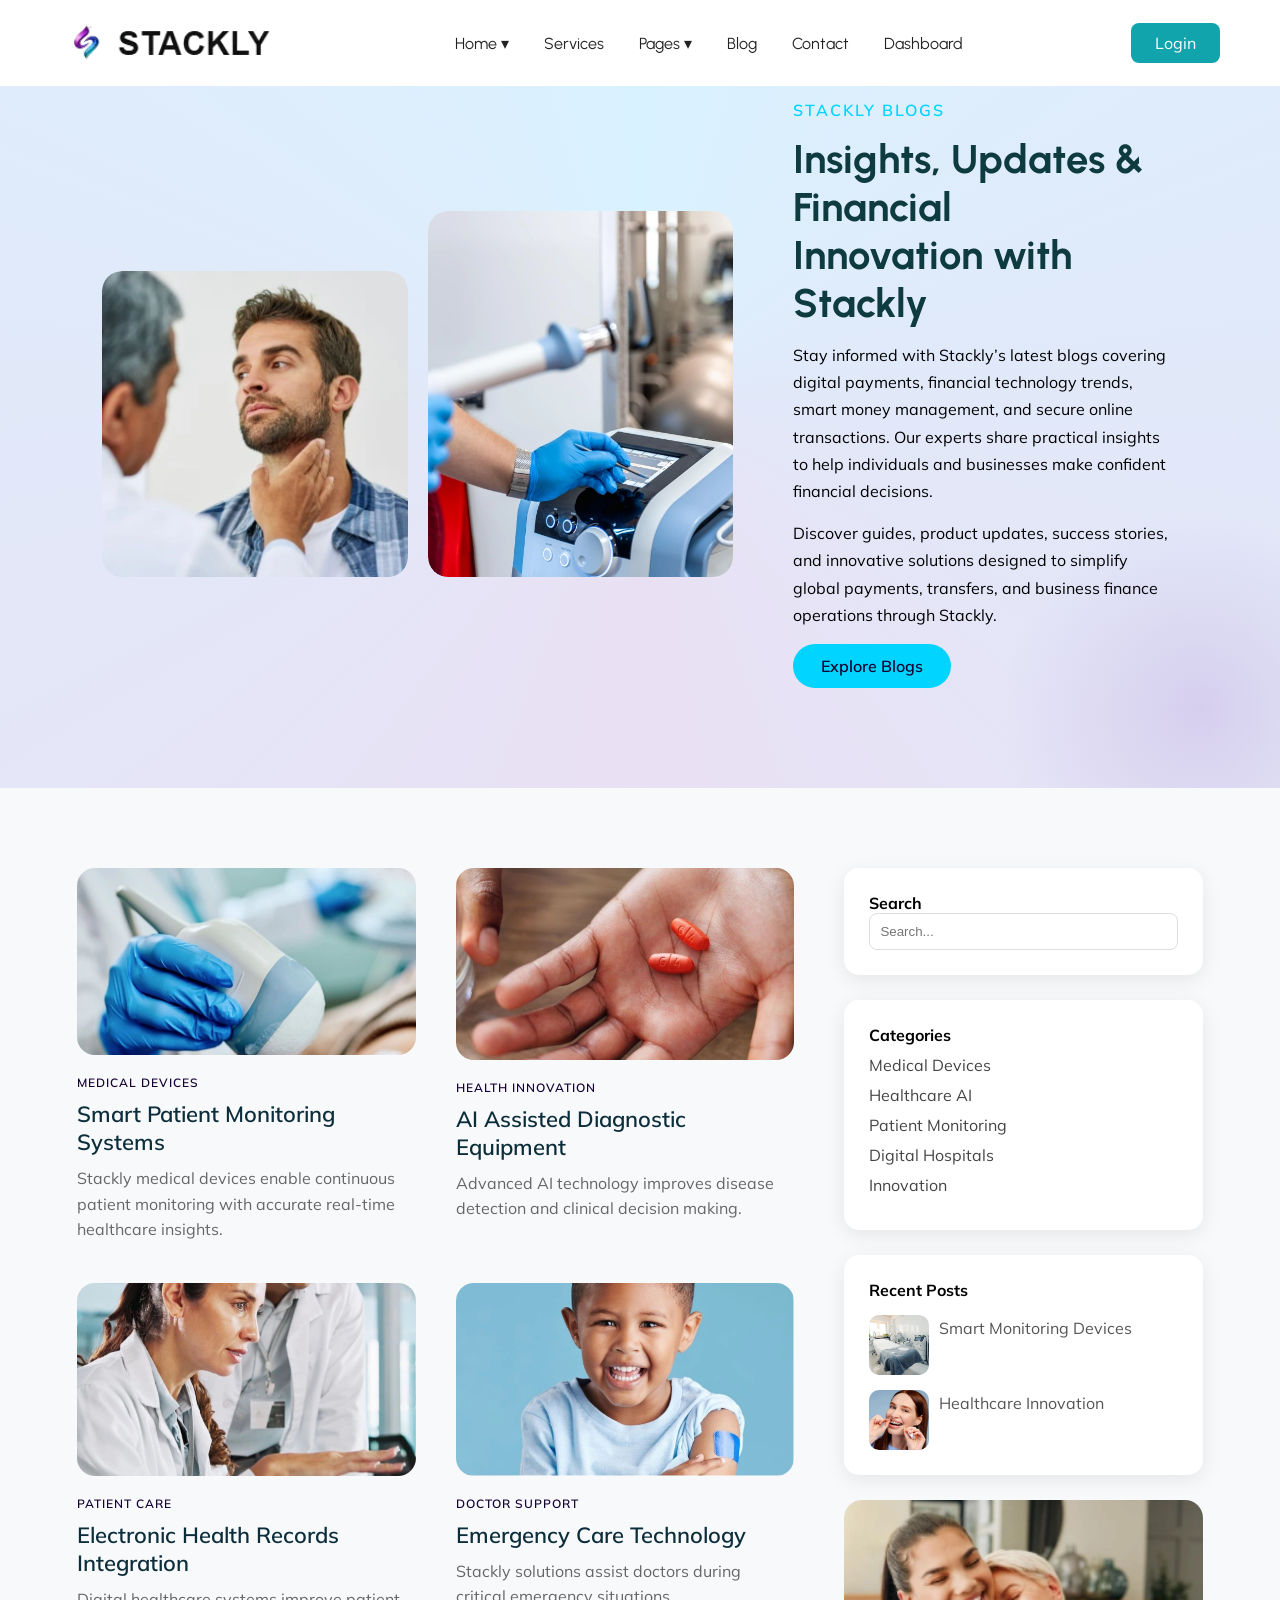
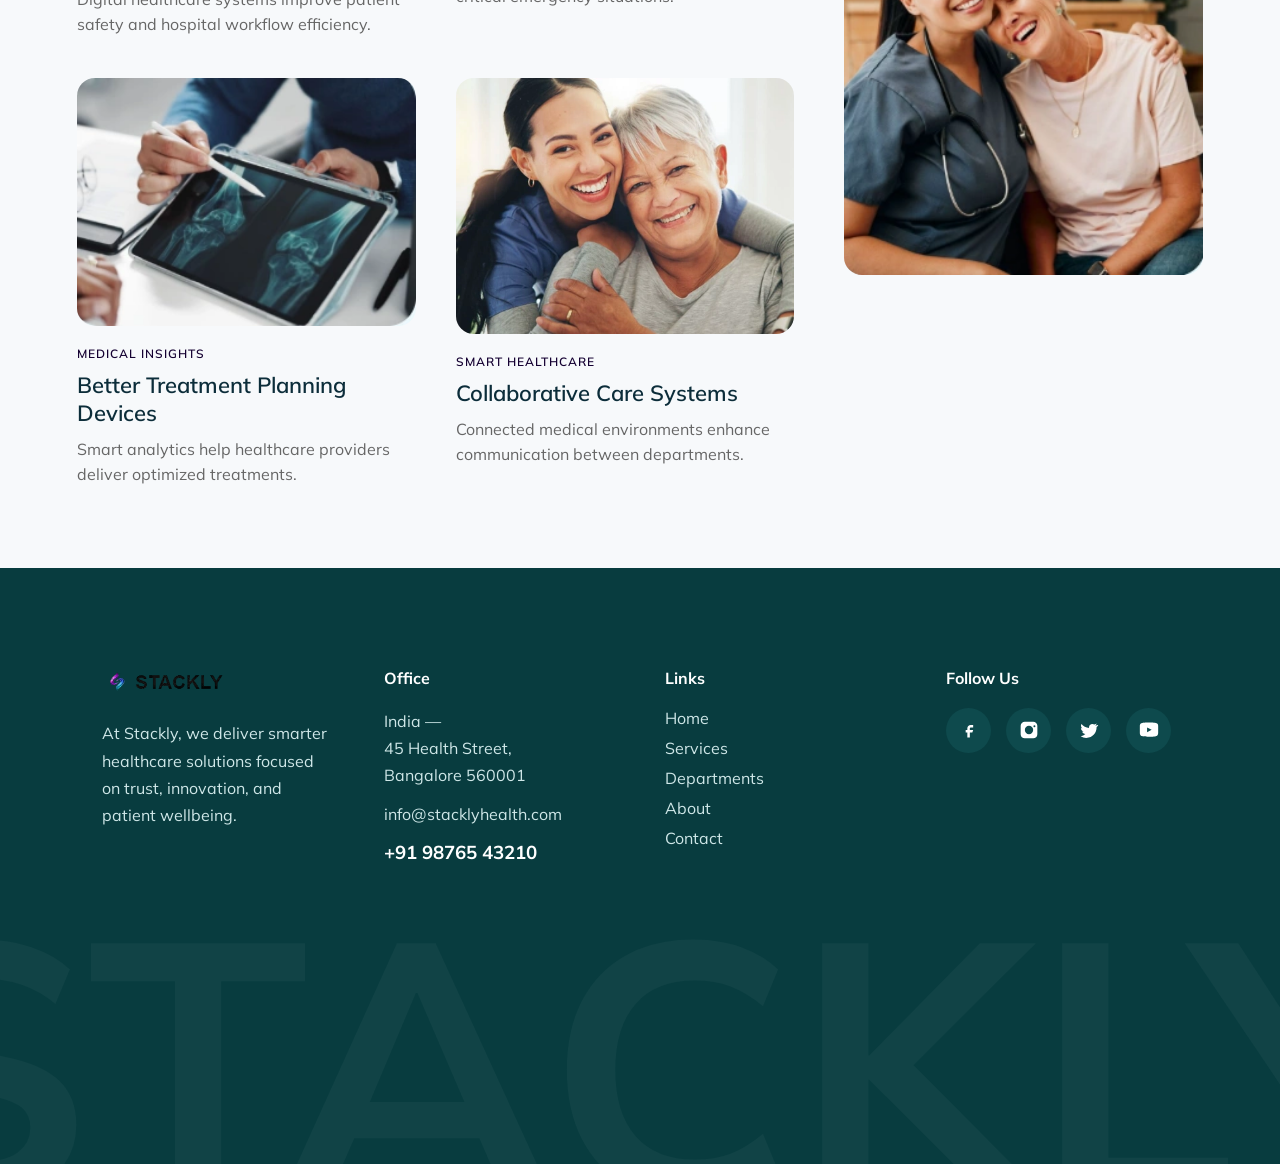
<file: blog.html>
<!DOCTYPE html>
<html lang="en">
<head>

<meta charset="UTF-8">
<meta name="viewport" content="width=device-width,initial-scale=1">

<title>Stackly Medical</title>

<link rel="stylesheet" href="style.css">

<link href="https://fonts.googleapis.com/css2?family=Urbanist:wght@700&family=Mulish:wght@400&display=swap" rel="stylesheet">

<link href="https://cdnjs.cloudflare.com/ajax/libs/font-awesome/6.5.0/css/all.min.css" rel="stylesheet">

</head>

<body>

<!-- ================= NAVBAR ================= -->
<header class="header">

<div class="logo">
  <a href="index.html">
    <img src="images/logo2.webp" alt="logo">
  </a>
</div>

<nav class="nav" id="nav">

<button class="close-btn" id="closeBtn">✕</button>

<ul>

<li class="dropdown">
<a href="index.html">Home ▾</a>
<ul class="menu">
<li><a href="home2.html">Home 2</a></li>
</ul>
</li>

<li><a href="#">Services</a></li>

<li class="dropdown">
<a href="#">Pages ▾</a>
<ul class="menu">
<li><a href="departments.html">Departments</a></li>
<li><a href="about.html">AboutUs</a></li>
<li><a href="ourdoctors.html">OurDoctors</a></li>


</ul>
</li>

<li><a href="blog.html">Blog</a></li>
<li><a href="contact.html">Contact</a></li>
<li><a href="dashboard.html">Dashboard</a></li>

</ul>

<!-- ✅ MOBILE LOGIN -->
<!-- ✅ MOBILE LOGIN -->
<div class="mobile-login">
 <a href="login.html" class="login-btn desktop-login">
Login
</a>
</div>
</nav>

<!-- ✅ DESKTOP LOGIN -->
<a href="login.html" class="login-btn desktop-login">
Login
</a>


<div class="hamburger" id="hamburger">☰</div>

</header>









<section class="about-stackly" id="about">

  <div class="about-container">

    <!-- LEFT BLOG IMAGES -->
    <div class="about-images">
      
      <div class="img-box img1">
        <img src="images/baa (1).webp" alt="Stackly Blog">
      </div>

      <div class="img-box img2">
        <img src="images/baa3.webp" alt="Stackly Blog">
      </div>

    </div>


    <!-- RIGHT BLOG CONTENT -->
    <div class="about-content">

      <span class="about-tag">STACKLY BLOGS</span>

      <h2>
        Insights, Updates & Financial <br>
        Innovation with Stackly
      </h2>

      <p>
        Stay informed with Stackly’s latest blogs covering digital
        payments, financial technology trends, smart money
        management, and secure online transactions. Our experts
        share practical insights to help individuals and businesses
        make confident financial decisions.
      </p>

      <p>
        Discover guides, product updates, success stories, and
        innovative solutions designed to simplify global payments,
        transfers, and business finance operations through Stackly.
      </p>

      <a href="404.html" class="about-btn">Explore Blogs</a>

    </div>

  </div>

</section>



<section class="blog-grid-section">

<div class="blog-container">

<!-- ================= LEFT BLOG GRID ================= -->
<div class="blog-left">

<!-- BLOG CARD -->
<div class="blog-card reveal">
<img src="images/jk (1).webp">
<span>MEDICAL DEVICES</span>
<h3>Smart Patient Monitoring Systems</h3>
<p>
Stackly medical devices enable continuous patient monitoring
with accurate real-time healthcare insights.
</p>
</div>

<div class="blog-card reveal">
<img src="images/jk (2).webp">
<span>HEALTH INNOVATION</span>
<h3>AI Assisted Diagnostic Equipment</h3>
<p>
Advanced AI technology improves disease detection
and clinical decision making.
</p>
</div>

<div class="blog-card reveal">
<img src="images/jk (4).webp">
<span>PATIENT CARE</span>
<h3>Electronic Health Records Integration</h3>
<p>
Digital healthcare systems improve patient safety
and hospital workflow efficiency.
</p>
</div>

<div class="blog-card reveal">
<img src="images/jk (5).webp">
<span>DOCTOR SUPPORT</span>
<h3>Emergency Care Technology</h3>
<p>
Stackly solutions assist doctors during
critical emergency situations.
</p>
</div>

<div class="blog-card reveal">
<img src="images/f (3).webp">
<span>MEDICAL INSIGHTS</span>
<h3>Better Treatment Planning Devices</h3>
<p>
Smart analytics help healthcare providers
deliver optimized treatments.
</p>
</div>

<div class="blog-card reveal">
<img src="images/k1.webp">
<span>SMART HEALTHCARE</span>
<h3>Collaborative Care Systems</h3>
<p>
Connected medical environments enhance
communication between departments.
</p>
</div>

</div>


<!-- ================= RIGHT SIDEBAR ================= -->
<aside class="blog-right">

<div class="sidebar-box">
<h4>Search</h4>
<input type="text" placeholder="Search...">
</div>

<div class="sidebar-box">
<h4>Categories</h4>
<ul>
<li><a href="404.html">Medical Devices</a></li>
<li><a href="404.html">Healthcare AI</a></li>
<li><a href="404.html">Patient Monitoring</a></li>
<li><a href="404.html">Digital Hospitals</a></li>
<li><a href="404.html">Innovation</a></li>
</ul>
</div>

<div class="sidebar-box">
<h4>Recent Posts</h4>

<div class="recent">
<img src="images/k.webp">
<p>Smart Monitoring Devices</p>
</div>

<div class="recent">
<img src="images/teeth1 (1).webp">
<p>Healthcare Innovation</p>
</div>

</div>

<div class="sidebar-image">
<img src="images/f (4).webp">
</div>

</aside>

</div>
</section>


<script>
const reveals = document.querySelectorAll(".reveal");

function revealOnScroll() {
  reveals.forEach((element) => {

    const windowHeight = window.innerHeight;
    const elementTop = element.getBoundingClientRect().top;
    const visiblePoint = 120;

    if (elementTop < windowHeight - visiblePoint) {
      element.classList.add("active");
    }
  });
}

window.addEventListener("scroll", revealOnScroll);
</script>

<footer class="stackly-footer">

<div class="footer-container">

    <div class="footer-col">
     <a href="index.html">
    <img src="images/logo2.webp" class="footer-logo" alt="logo">
  </a>

        <p>
            At Stackly, we deliver smarter healthcare
            solutions focused on trust, innovation,
            and patient wellbeing.
        </p>
    </div>

    <div class="footer-col">
        <h4>Office</h4>
        <p>
            India —<br>
            45 Health Street,<br>
            Bangalore 560001
        </p>

        <p>info@stacklyhealth.com</p>
        <h3>+91 98765 43210</h3>
    </div>

    <div class="footer-col">
        <h4>Links</h4>
        <ul>
            <li><a href="index.html">Home</a></li>
            <li><a href="services.html">Services</a></li>
            <li><a href="departments.html">Departments</a></li>

            <li><a href="about.html">About</a></li>
            <li><a href="contact.html">Contact</a></li>
        </ul>
    </div>

    <div class="footer-col">
    <h4>Follow Us</h4>

    <div class="social-icons">

        <!-- Facebook -->
        <a href="404.html" class="social-icon">
            <svg viewBox="0 0 24 24">
                <path d="M14 9h3V6h-3c-2.2 0-4 1.8-4 4v2H8v3h2v6h3v-6h3l1-3h-4v-2c0-.6.4-1 1-1z"/>
            </svg>
        </a>

        <!-- Instagram -->
        <a href="404.html" class="social-icon">
            <svg viewBox="0 0 24 24">
                <path d="M7 2C4.2 2 2 4.2 2 7v10c0 
                2.8 2.2 5 5 5h10c2.8 0 5-2.2 
                5-5V7c0-2.8-2.2-5-5-5H7zm5 
                5a5 5 0 110 10 5 5 0 010-10zm6.5-.8a1.2 
                1.2 0 110 2.4 1.2 1.2 0 010-2.4z"/>
            </svg>
        </a>

        <!-- Twitter -->
        <a href="404.html" class="social-icon">
            <svg viewBox="0 0 24 24">
                <path d="M22 5.9c-.8.4-1.6.6-2.5.7.9-.5 
                1.5-1.3 1.8-2.3-.8.5-1.8.9-2.8 
                1.1A4.3 4.3 0 0012 8.5c0 .3 
                0 .7.1 1C8.3 9.3 5.1 7.5 
                3 4.8c-.4.6-.6 1.3-.6 
                2 0 1.4.7 2.6 1.8 
                3.3-.7 0-1.3-.2-1.9-.5v.1c0 
                2 1.4 3.7 3.3 4.1-.3.1-.7.2-1.1.2-.3 
                0-.5 0-.8-.1.5 1.6 2.1 
                2.8 4 2.9A8.7 8.7 0 
                012 19.5a12.3 12.3 0 
                006.7 2c8 0 12.4-6.6 
                12.4-12.4v-.6c.8-.6 
                1.5-1.3 2-2.1z"/>
            </svg>
        </a>

        <!-- YouTube -->
        <a href="404.html" class="social-icon">
            <svg viewBox="0 0 24 24">
                <path d="M23 7s-.2-1.7-.8-2.4c-.8-.9-1.6-.9-2-1C17.6 
                3 12 3 12 3h0s-5.6 
                0-8.2.6c-.4.1-1.2.1-2 
                1C1.2 5.3 1 7 1 7S1 
                8.9 1 10.7v1.6C1 
                14.1 1 16 1 
                16s.2 1.7.8 2.4c.8.9 
                1.9.9 2.4 1 1.8.2 
                7.8.6 7.8.6s5.6 
                0 8.2-.6c.4-.1 1.2-.1 
                2-1 .6-.7.8-2.4.8-2.4s0-1.9 
                0-3.7v-1.6C23 
                8.9 23 7 23 7zM9.7 
                14.6V8.9l5.5 
                2.9-5.5 2.8z"/>
            </svg>
        </a>

    </div>
</div>

</div>

<!-- BIG BACKGROUND TEXT -->
<div class="footer-bg-text">STACKLY</div>

</footer>
<script src="main.js"></script>

</body>
</html>
</file>
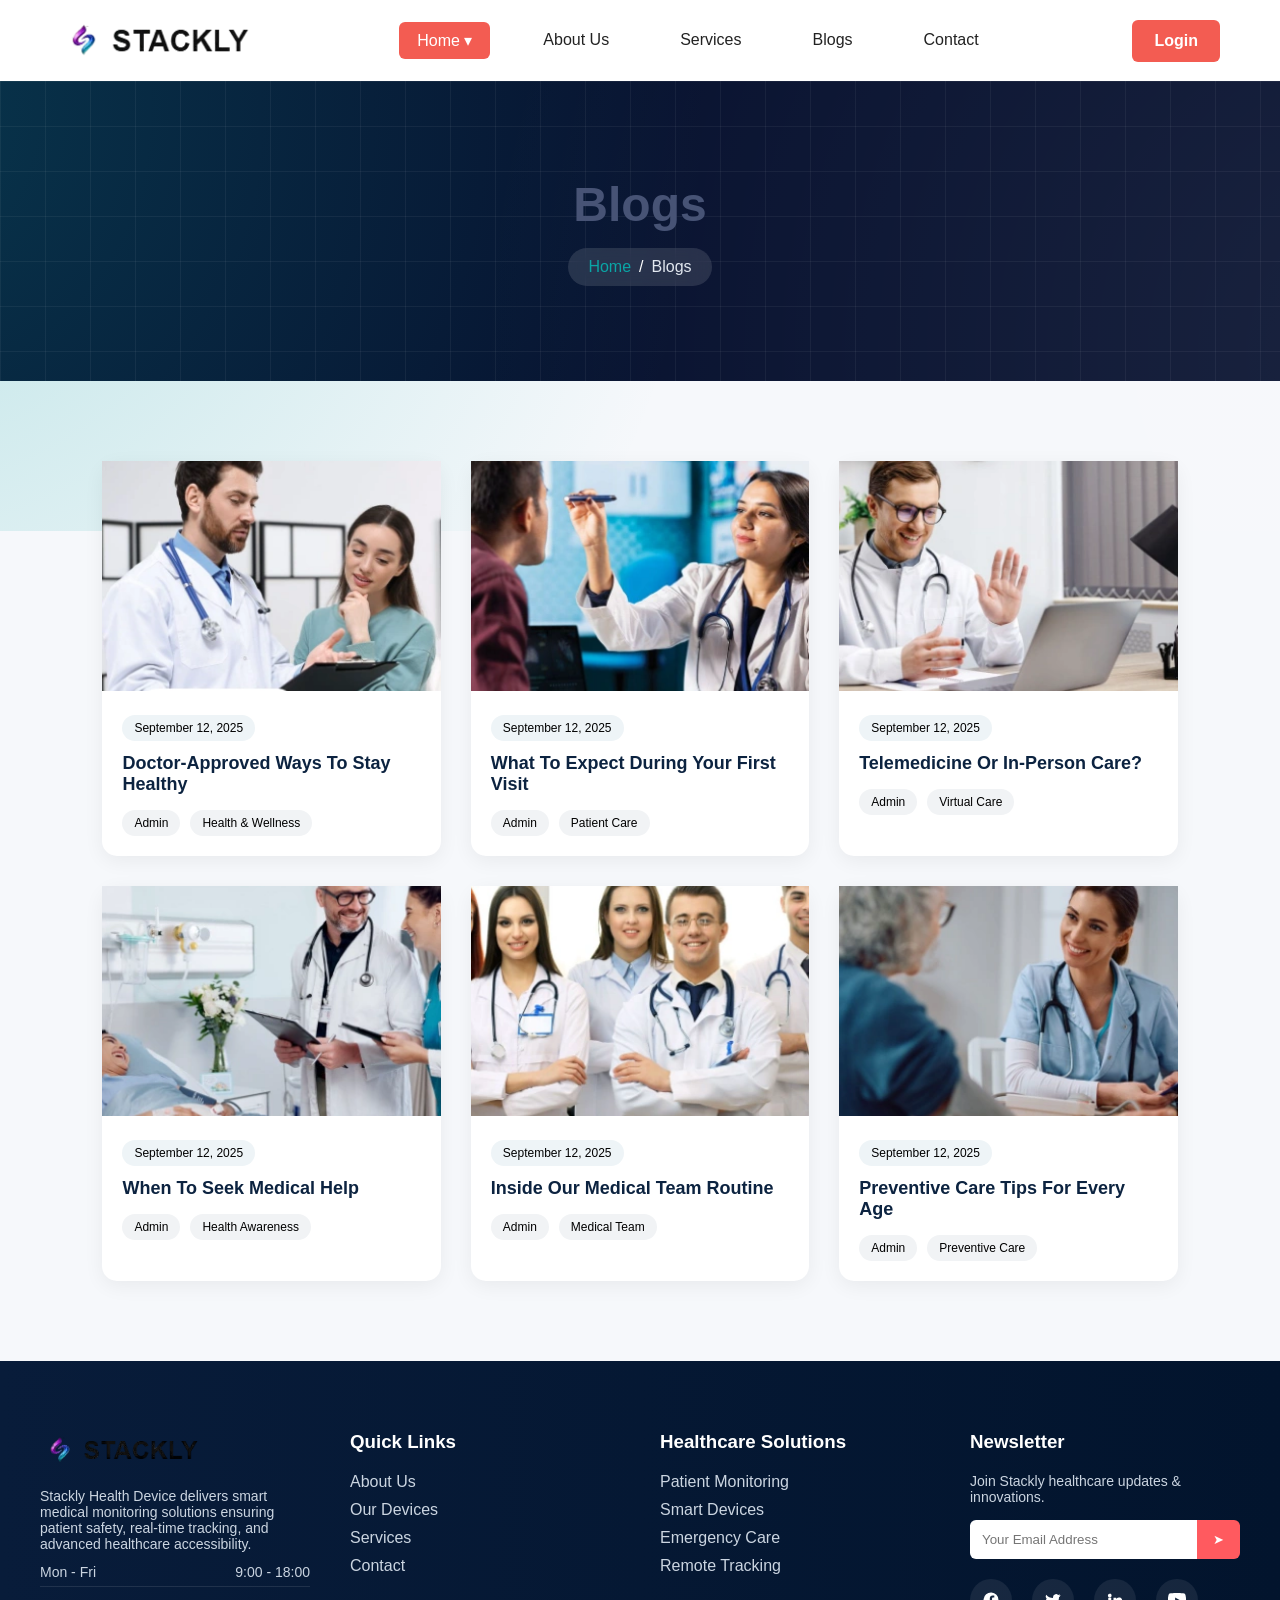
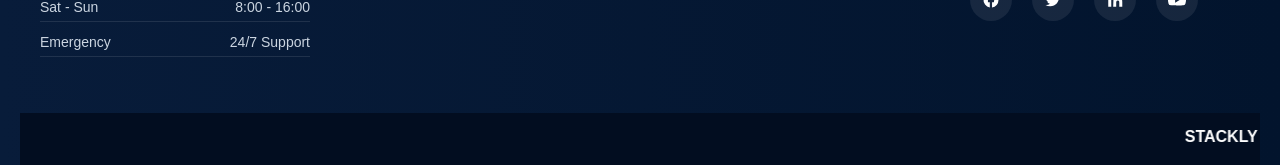
<file: blog2.html>
<!DOCTYPE html>
<html lang="en">
<head>
<meta charset="UTF-8">
<meta name="viewport" content="width=device-width, initial-scale=1.0">
<title>Stackly Header</title>
<link rel="stylesheet" href="app.css">
<link href="https://fonts.cdnfonts.com/css/mona-sans" rel="stylesheet">
</head>

<body>

<!-- ================= HEADER ================= -->
<header class="header">

  <!-- LEFT LOGO -->
 <!-- LEFT LOGO -->
 <!-- LEFT LOGO -->
<div class="logo">
  <a href="home2.html">
    <img src="images/logo2.webp" alt="Stackly Logo">
  </a>
</div>

  <!-- CENTER NAV -->
  <nav class="navbar">
    <ul>
<li class="dropdown active">
  <a href="home2.html">Home ▾</a>

  <ul class="dropdown-menu">
    <li><a href="index.html">Home 1</a></li>
  </ul>
</li>
      <li><a href="about2.html">About Us</a></li>
      <li><a href="services2.html">Services</a></li>
      <li><a href="blog2.html">Blogs</a></li>
      <li><a href="contact2.html">Contact</a></li>

    </ul>
  </nav>

  <!-- LOGIN BUTTON DESKTOP -->
 <a href="404page.html" class="login-btn desktop-login">
  Login 
</a>
  <!-- HAMBURGER -->
  <div class="hamburger" id="hamburger">
    ☰
  </div>

</header>


<div class="mobile-menu" id="mobileMenu">

<div class="close-btn" id="closeMenu">✕</div>

<ul>

<!-- HOME DROPDOWN -->
<li class="mobile-dropdown">
<a href="#" class="mobile-drop-toggle">
Home ▾
</a>

<ul class="mobile-submenu">
<li><a href="index.html">Home 1</a></li>
</ul>
</li>

<li><a href="about2.html">aboutus</a></li>
<li><a href="services2.html">Services</a></li>
<li><a href="blog2.html">Blogs</a></li>
<li><a href="contact2.html">Contact</a></li>

</ul>

<a href="404page.html" class="login-btn mobile-login">
Login
</a>
</div>






<!-- ================= PAGE HERO ================= -->

<section class="page-hero">

  <div class="hero-overlay"></div>

  <div class="hero-content">

    <h1>Blogs</h1>

    <div class="breadcrumb">
      <a href="index.html">Home</a>
      <span> / </span>
      <p>Blogs</p>
    </div>

  </div>

</section>



<!-- ================= STACKLY BLOG GRID ================= -->
<section class="stackly-blog-sec">

<div class="stackly-blog-container">

<!-- BLOG 1 -->
<div class="stackly-blog-card reveal">
<img src="images/m (1).webp">

<div class="stackly-blog-content">
<span class="blog-date">September 12, 2025</span>
<h3>Doctor-Approved Ways To Stay Healthy</h3>

<div class="blog-meta">
<span>Admin</span>
<span>Health & Wellness</span>
</div>
</div>
</div>


<!-- BLOG 2 -->
<div class="stackly-blog-card reveal">
<img src="images/m (2).webp">

<div class="stackly-blog-content">
<span class="blog-date">September 12, 2025</span>
<h3>What To Expect During Your First Visit</h3>

<div class="blog-meta">
<span>Admin</span>
<span>Patient Care</span>
</div>
</div>
</div>


<!-- BLOG 3 -->
<div class="stackly-blog-card reveal">
<img src="images/m (3).webp">

<div class="stackly-blog-content">
<span class="blog-date">September 12, 2025</span>
<h3>Telemedicine Or In-Person Care?</h3>

<div class="blog-meta">
<span>Admin</span>
<span>Virtual Care</span>
</div>
</div>
</div>


<!-- BLOG 4 -->
<div class="stackly-blog-card reveal">
<img src="images/m (4).webp">

<div class="stackly-blog-content">
<span class="blog-date">September 12, 2025</span>
<h3>When To Seek Medical Help</h3>

<div class="blog-meta">
<span>Admin</span>
<span>Health Awareness</span>
</div>
</div>
</div>


<!-- BLOG 5 -->
<div class="stackly-blog-card reveal">
<img src="images/m (5).webp">

<div class="stackly-blog-content">
<span class="blog-date">September 12, 2025</span>
<h3>Inside Our Medical Team Routine</h3>

<div class="blog-meta">
<span>Admin</span>
<span>Medical Team</span>
</div>
</div>
</div>


<!-- BLOG 6 -->
<div class="stackly-blog-card reveal">
<img src="images/m (6).webp">

<div class="stackly-blog-content">
<span class="blog-date">September 12, 2025</span>
<h3>Preventive Care Tips For Every Age</h3>

<div class="blog-meta">
<span>Admin</span>
<span>Preventive Care</span>
</div>
</div>
</div>

</div>
</section>













<!-- ================= FOOTER ================= -->


<!-- ================= FOOTER ================= -->

<footer class="stackly-footer">

<div class="footer-container">

  <!-- LOGO AREA -->
  <div class="footer-box">
  <a href="home2.html">
    <img src="images/logo2.webp" class="footer-logo" alt="logo">
  </a>


    <p>
      Stackly Health Device delivers smart medical monitoring
      solutions ensuring patient safety, real-time tracking,
      and advanced healthcare accessibility.
    </p>

    <div class="timing">
      <p>Mon - Fri <span>9:00 - 18:00</span></p>
      <p>Sat - Sun <span>8:00 - 16:00</span></p>
      <p>Emergency <span>24/7 Support</span></p>
    </div>
  </div>


  <!-- QUICK LINKS -->
  <div class="footer-box">
    <h3>Quick Links</h3>
    <ul>
      <li><a href="about2.html">About Us</a></li>
      <li><a href="404page.html">Our Devices</a></li>
      <li><a href="services2.html">Services</a></li>
      <li><a href="contact2.html">Contact</a></li>
    </ul>
  </div>


  <!-- SERVICES -->
  <div class="footer-box">
    <h3>Healthcare Solutions</h3>
    <ul>
      <li><a href="404page.html">Patient Monitoring</a></li>
      <li><a href="404page.html">Smart Devices</a></li>
      <li><a href="404page.html">Emergency Care</a></li>
      <li><a href="404page.html">Remote Tracking</a></li>
    </ul>
  </div>


  <!-- NEWSLETTER -->
  <div class="footer-box">
    <h3>Newsletter</h3>

    <p>Join Stackly healthcare updates & innovations.</p>

    <div class="newsletter">
      <input type="email" placeholder="Your Email Address">
      <button>➤</button>
    </div>
<div class="social-footer">

<a href="404page.html" aria-label="Facebook">
<svg viewBox="0 0 24 24">
<path d="M22 12a10 10 0 1 0-11.6 9.9v-7H7.9v-2.9h2.5V9.8c0-2.5 1.5-3.9 3.8-3.9
1.1 0 2.2.2 2.2.2v2.4h-1.3c-1.3 0-1.7.8-1.7 1.6v2h2.9l-.5 2.9h-2.4v7A10
10 0 0 0 22 12"/>
</svg>
</a>

<a href="404page.html" aria-label="Twitter">
<svg viewBox="0 0 24 24">
<path d="M22 5.8c-.7.3-1.5.5-2.3.6.8-.5 1.4-1.3 1.7-2.2-.8.5-1.7.8-2.6
1A4.1 4.1 0 0 0 12 8.3c0 .3 0 .6.1.9A11.6 11.6 0 0 1 3 4.9a4.1 4.1 0 0 0
1.3 5.5c-.6 0-1.2-.2-1.7-.5v.1c0 2 1.4 3.7 3.3 4.1-.3.1-.7.1-1 .1-.2
0-.5 0-.7-.1.5 1.6 2 2.8 3.8 2.8A8.3 8.3 0 0 1 2 18.6a11.7 11.7 0 0 0
6.3 1.8c7.6 0 11.7-6.3 11.7-11.7v-.5c.8-.6 1.4-1.3 2-2.2z"/>
</svg>
</a>

<a href="404page.html" aria-label="LinkedIn">
<svg viewBox="0 0 24 24">
<path d="M4.98 3.5A2.5 2.5 0 1 1 5 8.5a2.5 2.5 0 0 1-.02-5zM3
9h4v12H3zm7 0h3.6v1.7h.1c.5-.9 1.7-1.9 3.5-1.9 3.8 0 4.5 2.5
4.5 5.7V21h-4v-5.3c0-1.3 0-3-1.9-3s-2.2 1.5-2.2 2.9V21h-4z"/>
</svg>
</a>

<a href="404page.html" aria-label="YouTube">
<svg viewBox="0 0 24 24">
<path d="M23.5 6.2s-.2-1.6-.9-2.3c-.9-.9-1.9-.9-2.4-1C16.8
2.5 12 2.5 12 2.5h0s-4.8 0-8.2.4c-.5.1-1.5.1-2.4
1C.7 4.6.5 6.2.5 6.2S0 8.1 0 10v2c0 1.9.5
3.8.5 3.8s.2 1.6.9 2.3c.9.9 2.1.9
2.6 1 1.9.2 8 .4 8 .4s4.8 0
8.2-.4c.5-.1 1.5-.1 2.4-1 .7-.7.9-2.3.9-2.3S24
13.9 24 12v-2c0-1.9-.5-3.8-.5-3.8zM9.5
15.5v-7l6 3.5-6 3.5z"/>
</svg>
</a>

</div>

  </div>

</div>


<!-- ===== MOVING MARQUEE ===== -->

<div class="footer-marquee">
  <marquee>
    STACKLY HEALTH DEVICE • SMART MEDICAL SOLUTIONS • REMOTE PATIENT MONITORING • ADVANCED HEALTHCARE TECHNOLOGY • 24/7 EMERGENCY SUPPORT • INNOVATING DIGITAL HEALTHCARE
  </marquee>
</div>

</footer>


<!-- SCROLL TOP BUTTON -->
<button id="topBtn">↑</button>
<script src="script.js"></script>
</body>
</html>
</file>
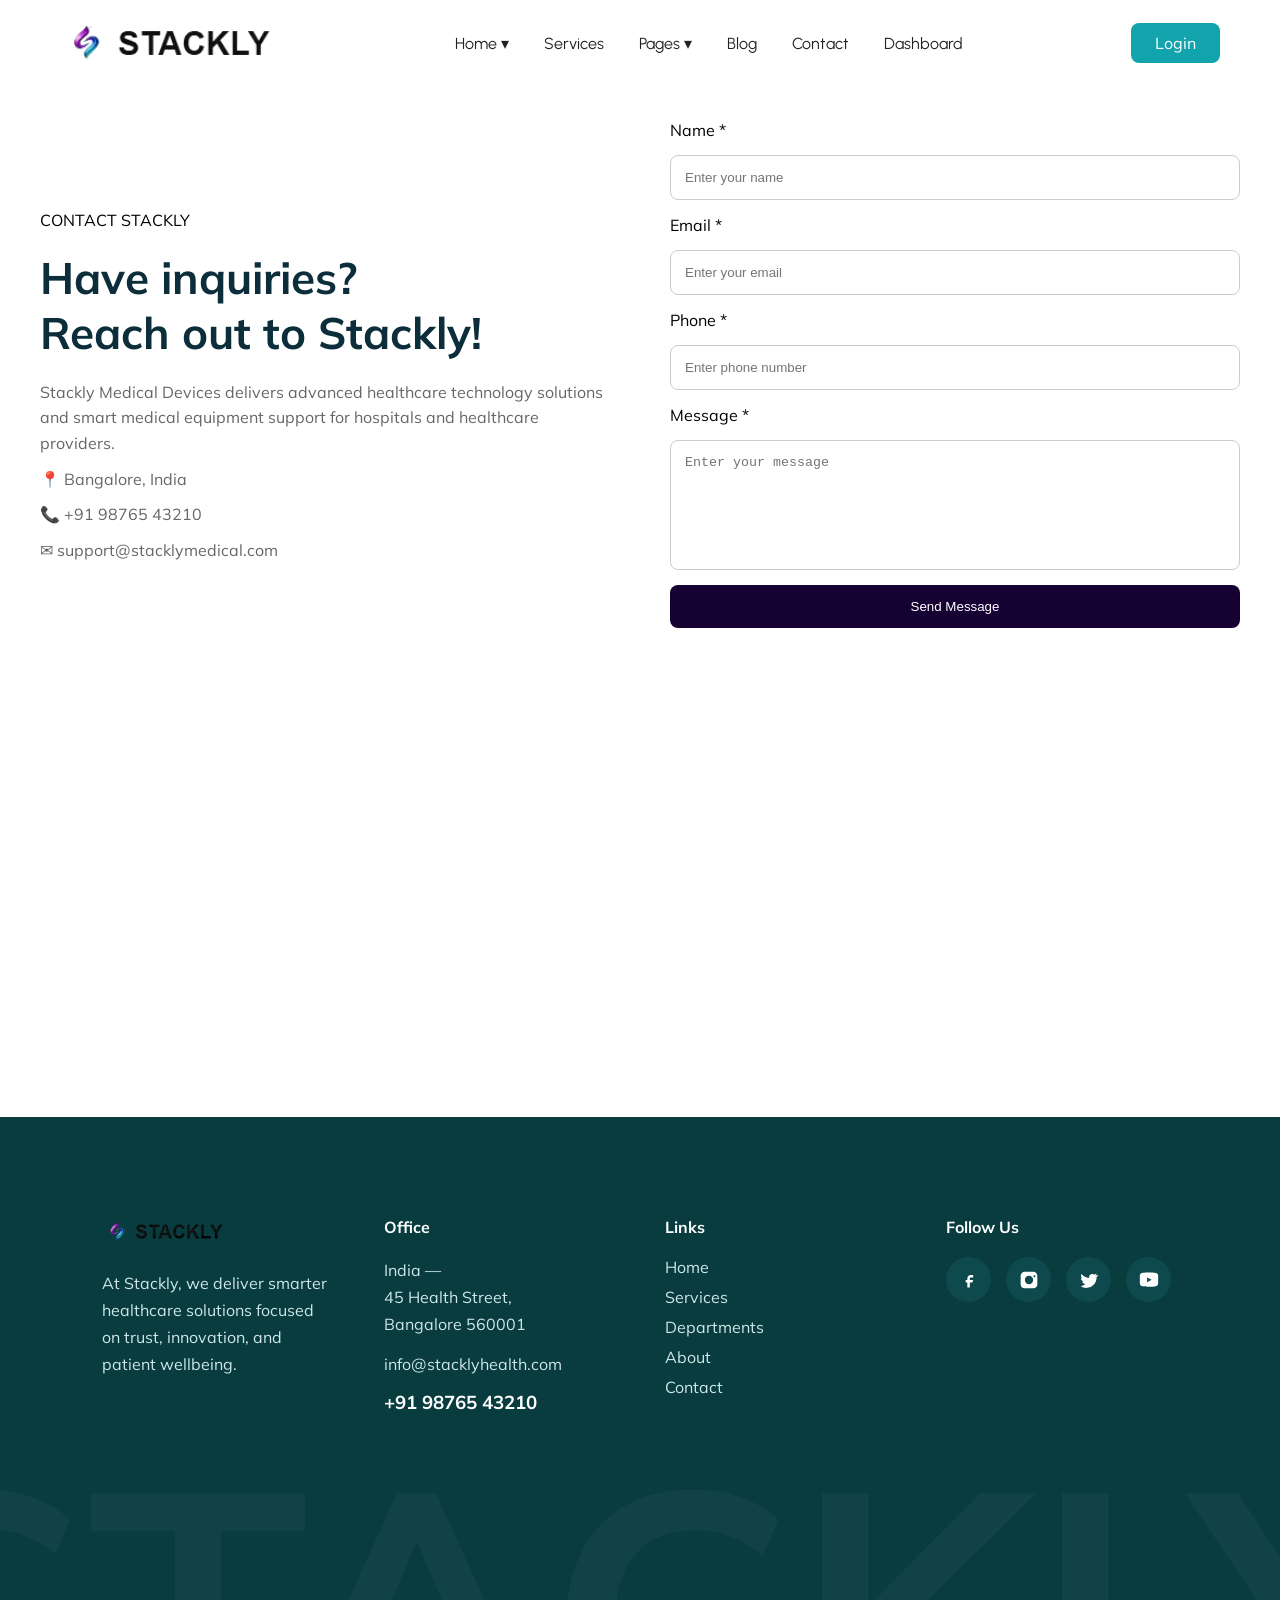
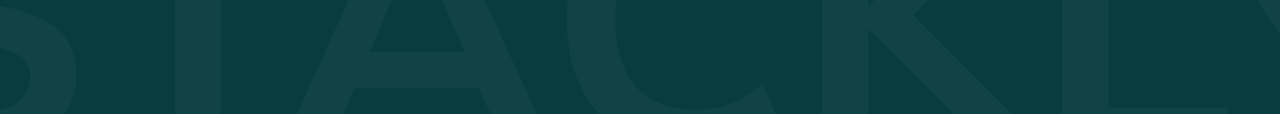
<file: contact.html>
<!DOCTYPE html>
<html lang="en">
<head>

<meta charset="UTF-8">
<meta name="viewport" content="width=device-width,initial-scale=1">

<title>Stackly Medical</title>

<link rel="stylesheet" href="style.css">

<link href="https://fonts.googleapis.com/css2?family=Urbanist:wght@700&family=Mulish:wght@400&display=swap" rel="stylesheet">

<link href="https://cdnjs.cloudflare.com/ajax/libs/font-awesome/6.5.0/css/all.min.css" rel="stylesheet">

</head>

<body>

<!-- ================= NAVBAR ================= -->
<header class="header">

<div class="logo">
  <a href="index.html">
    <img src="images/logo2.webp" alt="logo">
  </a>
</div>

<nav class="nav" id="nav">

<button class="close-btn" id="closeBtn">✕</button>

<ul>

<li class="dropdown">
<a href="index.html">Home ▾</a>
<ul class="menu">
<li><a href="home2.html">Home 2</a></li>
</ul>
</li>

<li><a href="#">Services</a></li>

<li class="dropdown">
<a href="#">Pages ▾</a>
<ul class="menu">
<li><a href="departments.html">Departments</a></li>
<li><a href="about.html">AboutUs</a></li>
<li><a href="ourdoctors.html">OurDoctors</a></li>


</ul>
</li>

<li><a href="blog.html">Blog</a></li>
<li><a href="contact.html">Contact</a></li>
<li><a href="dashboard.html">Dashboard</a></li>

</ul>

<!-- ✅ MOBILE LOGIN -->
<div class="mobile-login">
 <a href="login.html" class="login-btn desktop-login">
Login
</a>
</div>

</nav>

<!-- ✅ DESKTOP LOGIN -->

<a href="login.html" class="login-btn desktop-login">
Login
</a>


<div class="hamburger" id="hamburger">☰</div>

</header>



<section class="stackly-contact">

<div class="contact-container">

<!-- LEFT CONTENT -->
<div class="contact-left">

<span class="contact-tag">CONTACT STACKLY</span>

<h2>
Have inquiries?<br>
Reach out to Stackly!
</h2>

<p>
Stackly Medical Devices delivers advanced healthcare
technology solutions and smart medical equipment support
for hospitals and healthcare providers.
</p>

<div class="contact-info">
<p>📍 Bangalore, India</p>
<p>📞 +91 98765 43210</p>
<p>✉ support@stacklymedical.com</p>
</div>

</div>


<!-- RIGHT FORM -->
<div class="contact-right">

<form id="contactForm">

<label>Name *</label>
<input type="text" id="name" placeholder="Enter your name">

<label>Email *</label>
<input type="email" id="email" placeholder="Enter your email">

<label>Phone *</label>
<input type="tel" id="phone" placeholder="Enter phone number">

<label>Message *</label>
<textarea id="message" placeholder="Enter your message"></textarea>

<button type="submit">Send Message</button>

<p id="errorMsg"></p>

</form>

</div>

</div>

</section>

<script>

    


document.getElementById("contactForm").addEventListener("submit", function(e) {

  e.preventDefault(); // stop normal form submit

  const name = document.getElementById("name");
  const email = document.getElementById("email");
  const phone = document.getElementById("phone");
  const message = document.getElementById("message");
  const errorMsg = document.getElementById("errorMsg");

  // Reset
  errorMsg.textContent = "";
  name.classList.remove("error");
  email.classList.remove("error");
  phone.classList.remove("error");
  message.classList.remove("error");

  // Email regex
  const emailPattern = /^[^ ]+@[^ ]+\.[a-z]{2,3}$/;

  // Check empty fields
  if (name.value.trim() === "" ||
      email.value.trim() === "" ||
      phone.value.trim() === "" ||
      message.value.trim() === "") {

      errorMsg.textContent = "Please fill all required fields.";
      
      if(name.value.trim() === "") name.classList.add("error");
      if(email.value.trim() === "") email.classList.add("error");
      if(phone.value.trim() === "") phone.classList.add("error");
      if(message.value.trim() === "") message.classList.add("error");

      return;
  }

  // Check email format
  if (!emailPattern.test(email.value)) {
      errorMsg.textContent = "Please enter a valid email address.";
      email.classList.add("error");
      return;
  }

  // If everything correct → redirect
  window.location.href = "404.html";

});







</script>


<!-- GOOGLE MAP -->
<section class="stackly-map">
<iframe
src="https://www.google.com/maps?q=Bangalore,India&output=embed">
</iframe>
</section>


<footer class="stackly-footer">

<div class="footer-container">

    <div class="footer-col">
    <a href="index.html">
    <img src="images/logo2.webp" class="footer-logo" alt="logo">
  </a>

        <p>
            At Stackly, we deliver smarter healthcare
            solutions focused on trust, innovation,
            and patient wellbeing.
        </p>
    </div>

    <div class="footer-col">
        <h4>Office</h4>
        <p>
            India —<br>
            45 Health Street,<br>
            Bangalore 560001
        </p>

        <p>info@stacklyhealth.com</p>
        <h3>+91 98765 43210</h3>
    </div>

    <div class="footer-col">
        <h4>Links</h4>
        <ul>
            <li><a href="index.html">Home</a></li>
            <li><a href="services.html">Services</a></li>
            <li><a href="departments.html">Departments</a></li>
            <li><a href="about.html">About</a></li>
            <li><a href="contact.html">Contact</a></li>
        </ul>
    </div>

    <div class="footer-col">
    <h4>Follow Us</h4>

    <div class="social-icons">

        <!-- Facebook -->
        <a href="404.html" class="social-icon">
            <svg viewBox="0 0 24 24">
                <path d="M14 9h3V6h-3c-2.2 0-4 1.8-4 4v2H8v3h2v6h3v-6h3l1-3h-4v-2c0-.6.4-1 1-1z"/>
            </svg>
        </a>

        <!-- Instagram -->
        <a href="404.html" class="social-icon">
            <svg viewBox="0 0 24 24">
                <path d="M7 2C4.2 2 2 4.2 2 7v10c0 
                2.8 2.2 5 5 5h10c2.8 0 5-2.2 
                5-5V7c0-2.8-2.2-5-5-5H7zm5 
                5a5 5 0 110 10 5 5 0 010-10zm6.5-.8a1.2 
                1.2 0 110 2.4 1.2 1.2 0 010-2.4z"/>
            </svg>
        </a>

        <!-- Twitter -->
        <a href="404.html" class="social-icon">
            <svg viewBox="0 0 24 24">
                <path d="M22 5.9c-.8.4-1.6.6-2.5.7.9-.5 
                1.5-1.3 1.8-2.3-.8.5-1.8.9-2.8 
                1.1A4.3 4.3 0 0012 8.5c0 .3 
                0 .7.1 1C8.3 9.3 5.1 7.5 
                3 4.8c-.4.6-.6 1.3-.6 
                2 0 1.4.7 2.6 1.8 
                3.3-.7 0-1.3-.2-1.9-.5v.1c0 
                2 1.4 3.7 3.3 4.1-.3.1-.7.2-1.1.2-.3 
                0-.5 0-.8-.1.5 1.6 2.1 
                2.8 4 2.9A8.7 8.7 0 
                012 19.5a12.3 12.3 0 
                006.7 2c8 0 12.4-6.6 
                12.4-12.4v-.6c.8-.6 
                1.5-1.3 2-2.1z"/>
            </svg>
        </a>

        <!-- YouTube -->
        <a href="404.html" class="social-icon">
            <svg viewBox="0 0 24 24">
                <path d="M23 7s-.2-1.7-.8-2.4c-.8-.9-1.6-.9-2-1C17.6 
                3 12 3 12 3h0s-5.6 
                0-8.2.6c-.4.1-1.2.1-2 
                1C1.2 5.3 1 7 1 7S1 
                8.9 1 10.7v1.6C1 
                14.1 1 16 1 
                16s.2 1.7.8 2.4c.8.9 
                1.9.9 2.4 1 1.8.2 
                7.8.6 7.8.6s5.6 
                0 8.2-.6c.4-.1 1.2-.1 
                2-1 .6-.7.8-2.4.8-2.4s0-1.9 
                0-3.7v-1.6C23 
                8.9 23 7 23 7zM9.7 
                14.6V8.9l5.5 
                2.9-5.5 2.8z"/>
            </svg>
        </a>

    </div>
</div>

</div>

<!-- BIG BACKGROUND TEXT -->
<div class="footer-bg-text">STACKLY</div>

</footer>
<script src="main.js"></script>

</body>
</html>
</file>
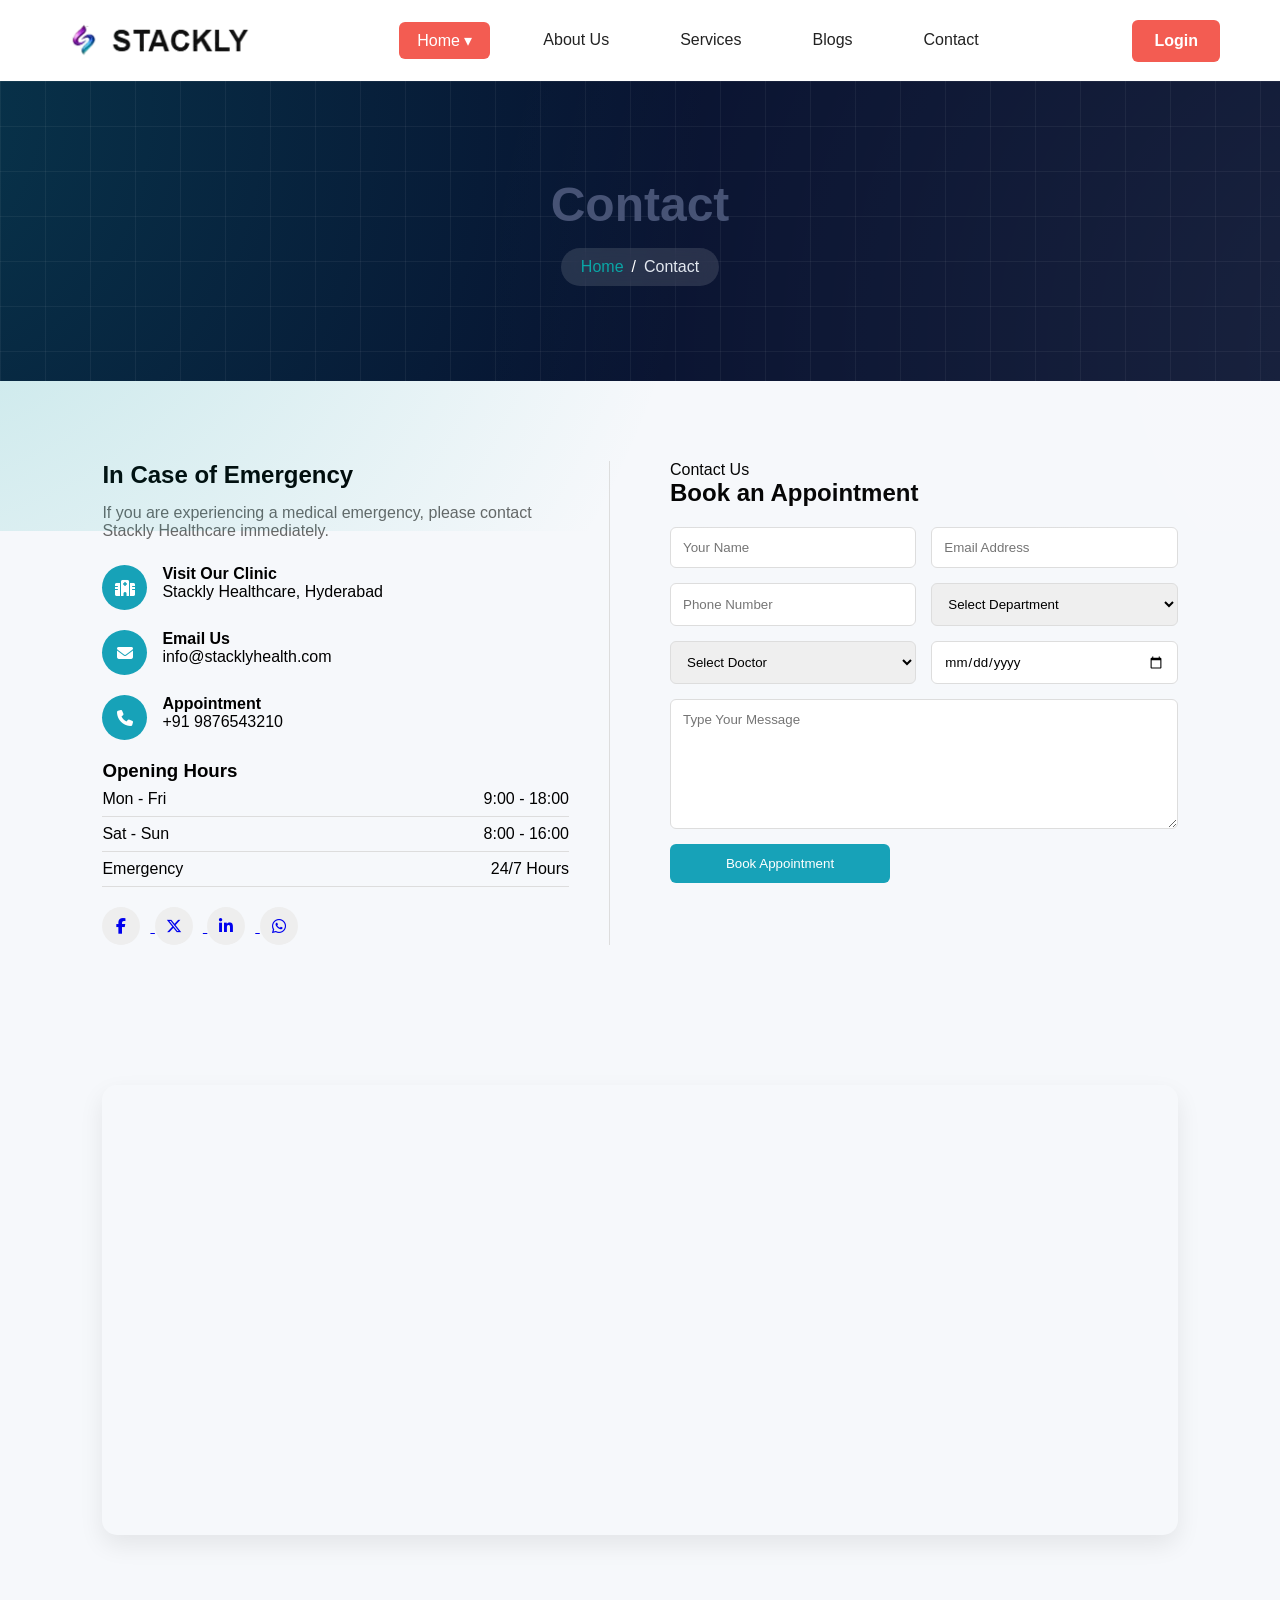
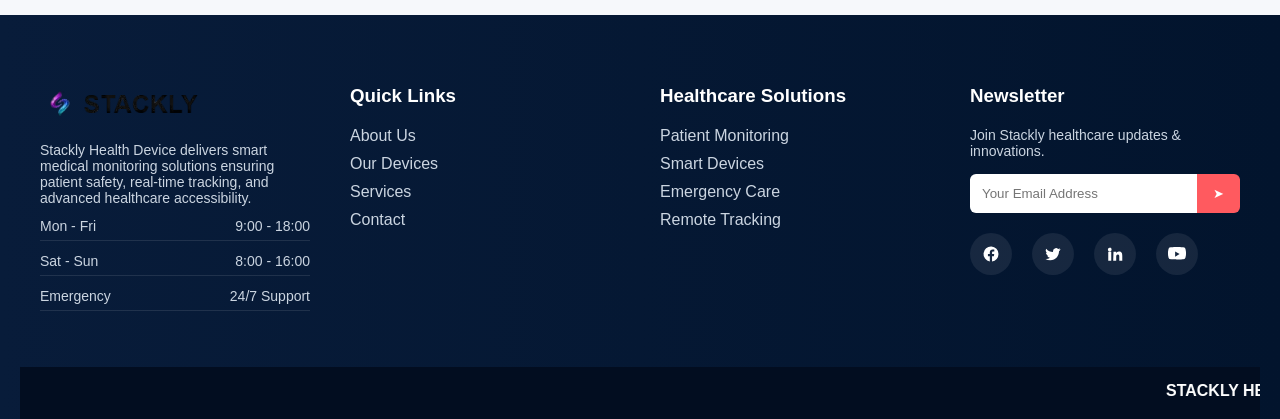
<file: contact2.html>
<!DOCTYPE html>
<html lang="en">
<head>
<meta charset="UTF-8">
<meta name="viewport" content="width=device-width, initial-scale=1.0">
<title>Stackly Header</title>
<link rel="stylesheet" href="app.css">
<link href="https://fonts.cdnfonts.com/css/mona-sans" rel="stylesheet">
<link rel="stylesheet"
href="https://cdnjs.cloudflare.com/ajax/libs/font-awesome/6.5.0/css/all.min.css">
</head>

<body>

<!-- ================= HEADER ================= -->
<header class="header">

  <!-- LEFT LOGO -->
<div class="logo">
  <a href="home2.html">
    <img src="images/logo2.webp" alt="Stackly Logo">
  </a>
</div>

  <!-- CENTER NAV -->
  <nav class="navbar">
    <ul>
<li class="dropdown active">
  <a href="home2.html">Home ▾</a>

  <ul class="dropdown-menu">
    <li><a href="index.html">Home 1</a></li>
  </ul>
</li>
      <li><a href="about2.html">About Us</a></li>
      <li><a href="services2.html">Services</a></li>
      <li><a href="blog2.html">Blogs</a></li>
      <li><a href="contact2.html">Contact</a></li>

    </ul>
  </nav>

  <!-- LOGIN BUTTON DESKTOP -->
 <a href="404page.html" class="login-btn desktop-login">
  Login 
</a>
  <!-- HAMBURGER -->
  <div class="hamburger" id="hamburger">
    ☰
  </div>

</header>

<div class="mobile-menu" id="mobileMenu">

<div class="close-btn" id="closeMenu">✕</div>

<ul>

<!-- HOME DROPDOWN -->
<li class="mobile-dropdown">
<a href="#" class="mobile-drop-toggle">
Home ▾
</a>

<ul class="mobile-submenu">
<li><a href="index.html">Home 1</a></li>
</ul>
</li>

<li><a href="about2.html">aboutus</a></li>
<li><a href="services2.html">Services</a></li>
<li><a href="blog2.html">Blogs</a></li>
<li><a href="contact2.html">Contact</a></li>

</ul>

<a href="404page.html" class="login-btn mobile-login">
Login
</a>
</div>






<!-- ================= PAGE HERO ================= -->

<section class="page-hero">

  <div class="hero-overlay"></div>

  <div class="hero-content">

    <h1>Contact</h1>

    <div class="breadcrumb">
      <a href="index.html">Home</a>
      <span> / </span>
      <p>Contact</p>
    </div>

  </div>
  </section>


  <!-- ================= STACKLY CONTACT ================= -->
<section class="stackly-contact-sec">

<div class="stackly-contact-grid">

<!-- LEFT SIDE -->
<div class="stackly-contact-info">

<h2>In Case of Emergency</h2>

<p class="stackly-desc">
If you are experiencing a medical emergency,
please contact Stackly Healthcare immediately.
</p>

<div class="stackly-info-item">
<i class="fa-solid fa-hospital"></i>
<div>
<h4>Visit Our Clinic</h4>
<p>Stackly Healthcare, Hyderabad</p>
</div>
</div>

<div class="stackly-info-item">
<i class="fa-solid fa-envelope"></i>
<div>
<h4>Email Us</h4>
<p>info@stacklyhealth.com</p>
</div>
</div>

<div class="stackly-info-item">
<i class="fa-solid fa-phone"></i>
<div>
<h4>Appointment</h4>
<p>+91 9876543210</p>
</div>
</div>

<h3>Opening Hours</h3>

<div class="stackly-hours">
<p>Mon - Fri <span>9:00 - 18:00</span></p>
<p>Sat - Sun <span>8:00 - 16:00</span></p>
<p>Emergency <span>24/7 Hours</span></p>
</div>

<div class="stackly-social">

<a href="404page.html">
<i class="fab fa-facebook-f"></i>
</a>

<a href="404page.html">
<i class="fab fa-x-twitter"></i>
</a>

<a href="404page.html">
<i class="fab fa-linkedin-in"></i>
</a>

<a href="404page.html">
<i class="fab fa-whatsapp"></i>
</a>

</div>

</div>

<!-- RIGHT FORM -->
<div class="stackly-contact-form">

<p class="stackly-tag">Contact Us</p>
<h2>Book an Appointment</h2>

<form id="stacklyAppointmentForm">

<input type="text" id="name" placeholder="Your Name" required>

<input type="email" id="email" placeholder="Email Address" required>

<input type="tel" id="phone"
placeholder="Phone Number"
pattern="[0-9]{10}"
maxlength="10"
required>

<!-- DEPARTMENT -->
<select id="department" required>
<option value="">Select Department</option>
<option>Cardiology</option>
<option>Neurology</option>
<option>Orthopedics</option>
<option>Pediatrics</option>
<option>General Medicine</option>
<option>Radiology</option>
</select>

<!-- DOCTORS -->
<select id="doctor" required>
<option value="">Select Doctor</option>
<option>Dr. Rahul Sharma</option>
<option>Dr. Anjali Mehta</option>
<option>Dr. Kiran Patel</option>
<option>Dr. Sneha Reddy</option>
<option>Dr. Arjun Verma</option>
</select>

<input type="date" id="date" required>

<textarea id="message"
placeholder="Type Your Message"
required></textarea>

<button type="submit">Book Appointment</button>

</form>

</div>

</section>


<!-- ================= GOOGLE MAP ================= -->
<section class="stackly-map-sec">

<div class="stackly-map-wrapper">

<iframe
src="https://www.google.com/maps?q=Hyderabad,Telangana,India&output=embed"
loading="lazy">
</iframe>

</div>

</section>




<!-- ================= FOOTER ================= -->


<!-- ================= FOOTER ================= -->

<footer class="stackly-footer">

<div class="footer-container">

  <!-- LOGO AREA -->
  <div class="footer-box">
  <a href="home2.html">
    <img src="images/logo2.webp" class="footer-logo" alt="logo">
  </a>


    <p>
      Stackly Health Device delivers smart medical monitoring
      solutions ensuring patient safety, real-time tracking,
      and advanced healthcare accessibility.
    </p>

    <div class="timing">
      <p>Mon - Fri <span>9:00 - 18:00</span></p>
      <p>Sat - Sun <span>8:00 - 16:00</span></p>
      <p>Emergency <span>24/7 Support</span></p>
    </div>
  </div>


  <!-- QUICK LINKS -->
  <div class="footer-box">
    <h3>Quick Links</h3>
    <ul>
      <li><a href="about2.html">About Us</a></li>
      <li><a href="404page.html">Our Devices</a></li>
      <li><a href="services2.html">Services</a></li>
      <li><a href="contact2.html">Contact</a></li>
    </ul>
  </div>


  <!-- SERVICES -->
  <div class="footer-box">
    <h3>Healthcare Solutions</h3>
    <ul>
      <li><a href="404page.html">Patient Monitoring</a></li>
      <li><a href="404page.html">Smart Devices</a></li>
      <li><a href="404page.html">Emergency Care</a></li>
      <li><a href="404page.html">Remote Tracking</a></li>
    </ul>
  </div>


  <!-- NEWSLETTER -->
  <div class="footer-box">
    <h3>Newsletter</h3>

    <p>Join Stackly healthcare updates & innovations.</p>

    <div class="newsletter">
      <input type="email" placeholder="Your Email Address">
      <button>➤</button>
    </div>
<div class="social-footer">

<a href="404page.html" aria-label="Facebook">
<svg viewBox="0 0 24 24">
<path d="M22 12a10 10 0 1 0-11.6 9.9v-7H7.9v-2.9h2.5V9.8c0-2.5 1.5-3.9 3.8-3.9
1.1 0 2.2.2 2.2.2v2.4h-1.3c-1.3 0-1.7.8-1.7 1.6v2h2.9l-.5 2.9h-2.4v7A10
10 0 0 0 22 12"/>
</svg>
</a>

<a href="404page.html" aria-label="Twitter">
<svg viewBox="0 0 24 24">
<path d="M22 5.8c-.7.3-1.5.5-2.3.6.8-.5 1.4-1.3 1.7-2.2-.8.5-1.7.8-2.6
1A4.1 4.1 0 0 0 12 8.3c0 .3 0 .6.1.9A11.6 11.6 0 0 1 3 4.9a4.1 4.1 0 0 0
1.3 5.5c-.6 0-1.2-.2-1.7-.5v.1c0 2 1.4 3.7 3.3 4.1-.3.1-.7.1-1 .1-.2
0-.5 0-.7-.1.5 1.6 2 2.8 3.8 2.8A8.3 8.3 0 0 1 2 18.6a11.7 11.7 0 0 0
6.3 1.8c7.6 0 11.7-6.3 11.7-11.7v-.5c.8-.6 1.4-1.3 2-2.2z"/>
</svg>
</a>

<a href="404page.html" aria-label="LinkedIn">
<svg viewBox="0 0 24 24">
<path d="M4.98 3.5A2.5 2.5 0 1 1 5 8.5a2.5 2.5 0 0 1-.02-5zM3
9h4v12H3zm7 0h3.6v1.7h.1c.5-.9 1.7-1.9 3.5-1.9 3.8 0 4.5 2.5
4.5 5.7V21h-4v-5.3c0-1.3 0-3-1.9-3s-2.2 1.5-2.2 2.9V21h-4z"/>
</svg>
</a>

<a href="404page.html" aria-label="YouTube">
<svg viewBox="0 0 24 24">
<path d="M23.5 6.2s-.2-1.6-.9-2.3c-.9-.9-1.9-.9-2.4-1C16.8
2.5 12 2.5 12 2.5h0s-4.8 0-8.2.4c-.5.1-1.5.1-2.4
1C.7 4.6.5 6.2.5 6.2S0 8.1 0 10v2c0 1.9.5
3.8.5 3.8s.2 1.6.9 2.3c.9.9 2.1.9
2.6 1 1.9.2 8 .4 8 .4s4.8 0
8.2-.4c.5-.1 1.5-.1 2.4-1 .7-.7.9-2.3.9-2.3S24
13.9 24 12v-2c0-1.9-.5-3.8-.5-3.8zM9.5
15.5v-7l6 3.5-6 3.5z"/>
</svg>
</a>

</div>

  </div>

</div>



<!-- ===== MOVING MARQUEE ===== -->

<div class="footer-marquee">
  <marquee>
    STACKLY HEALTH DEVICE • SMART MEDICAL SOLUTIONS • REMOTE PATIENT MONITORING • ADVANCED HEALTHCARE TECHNOLOGY • 24/7 EMERGENCY SUPPORT • INNOVATING DIGITAL HEALTHCARE
  </marquee>
</div>

</footer>


<!-- SCROLL TOP BUTTON -->
<button id="topBtn">↑</button>
<script src="script.js"></script>
</body>
</html>
</file>
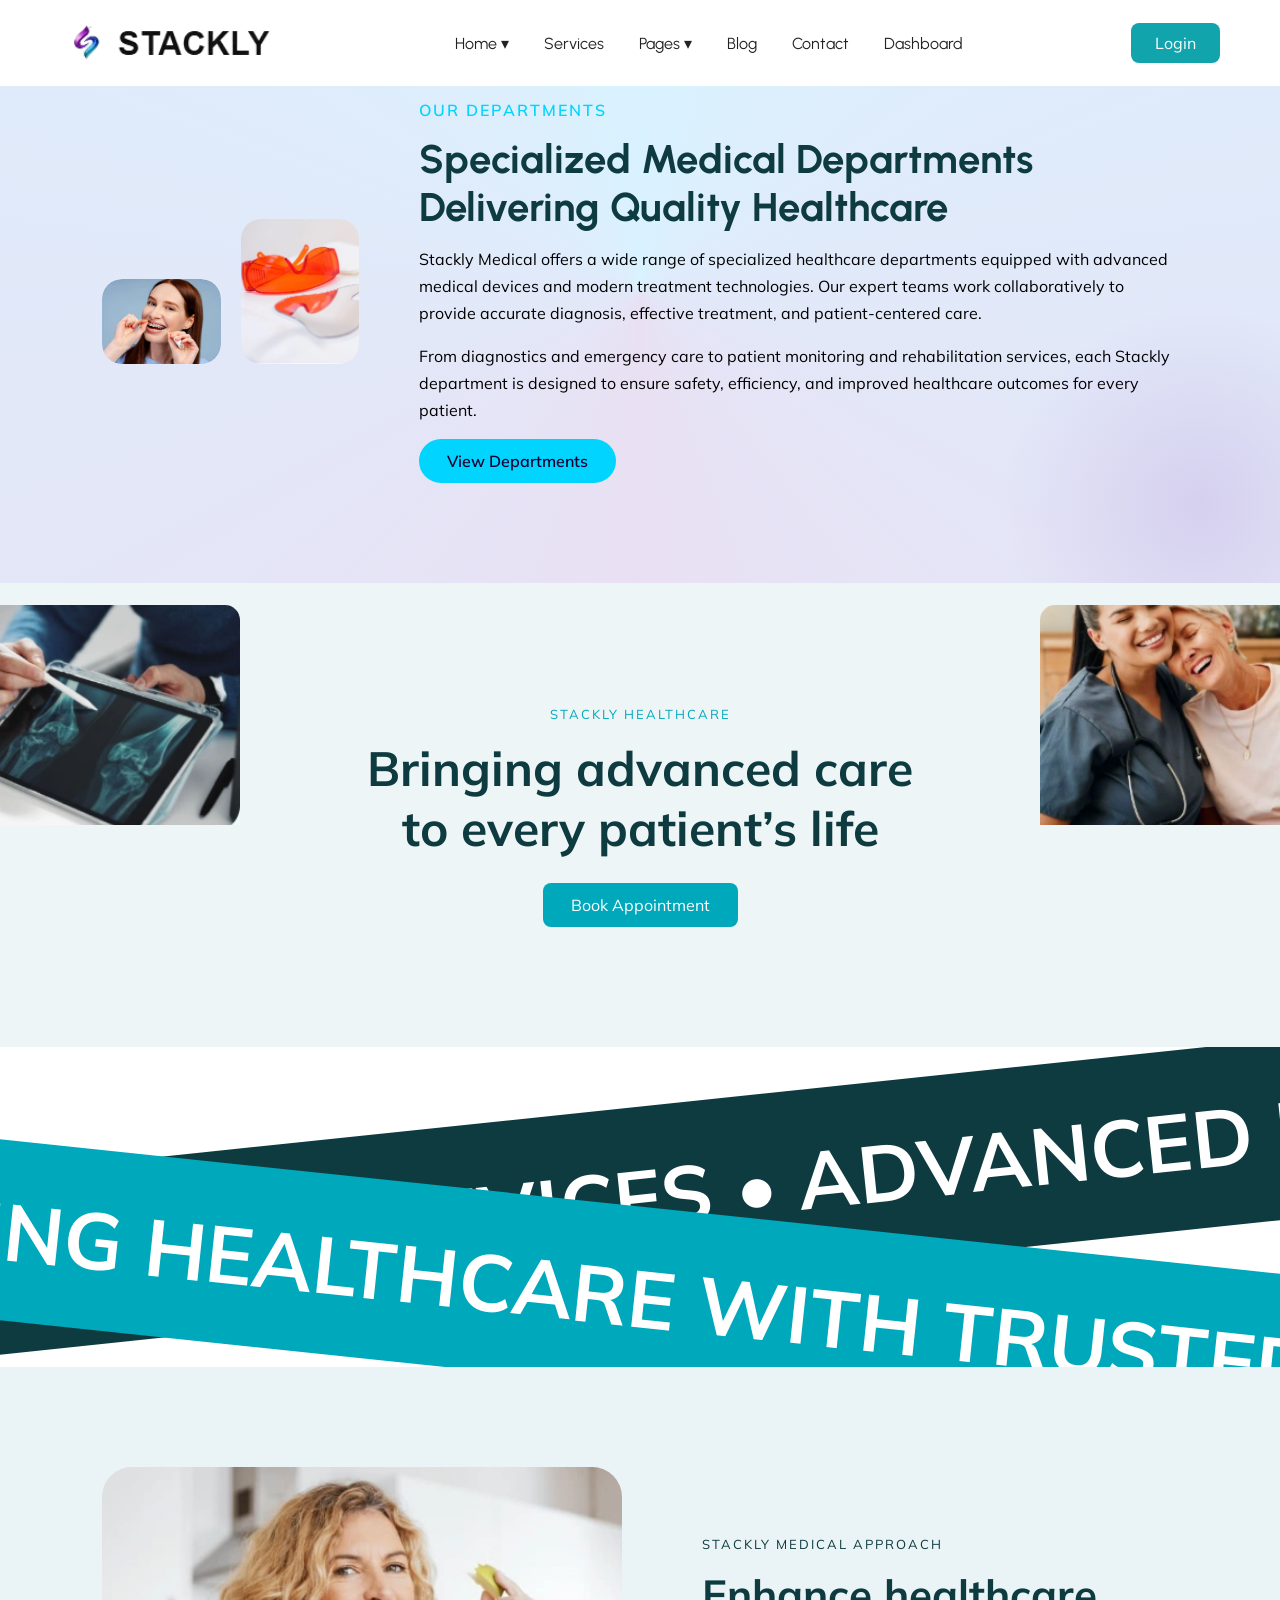
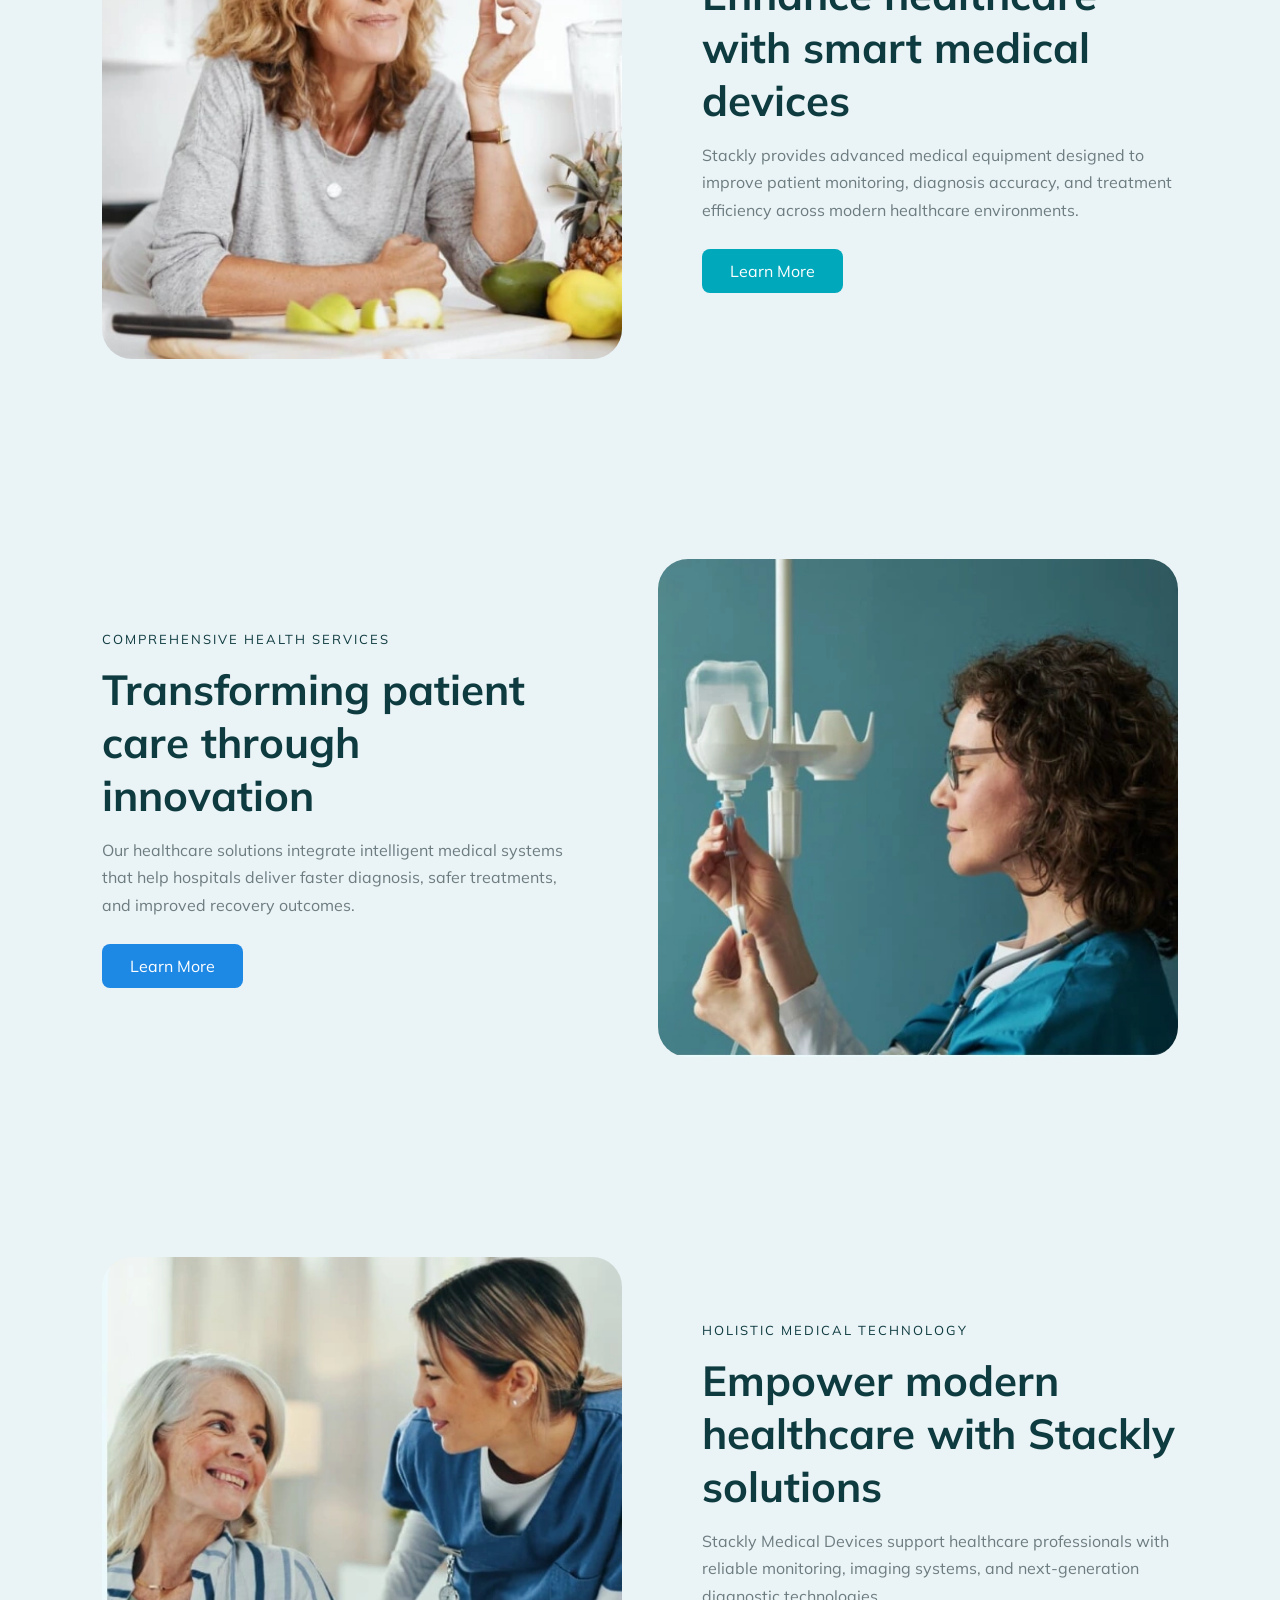
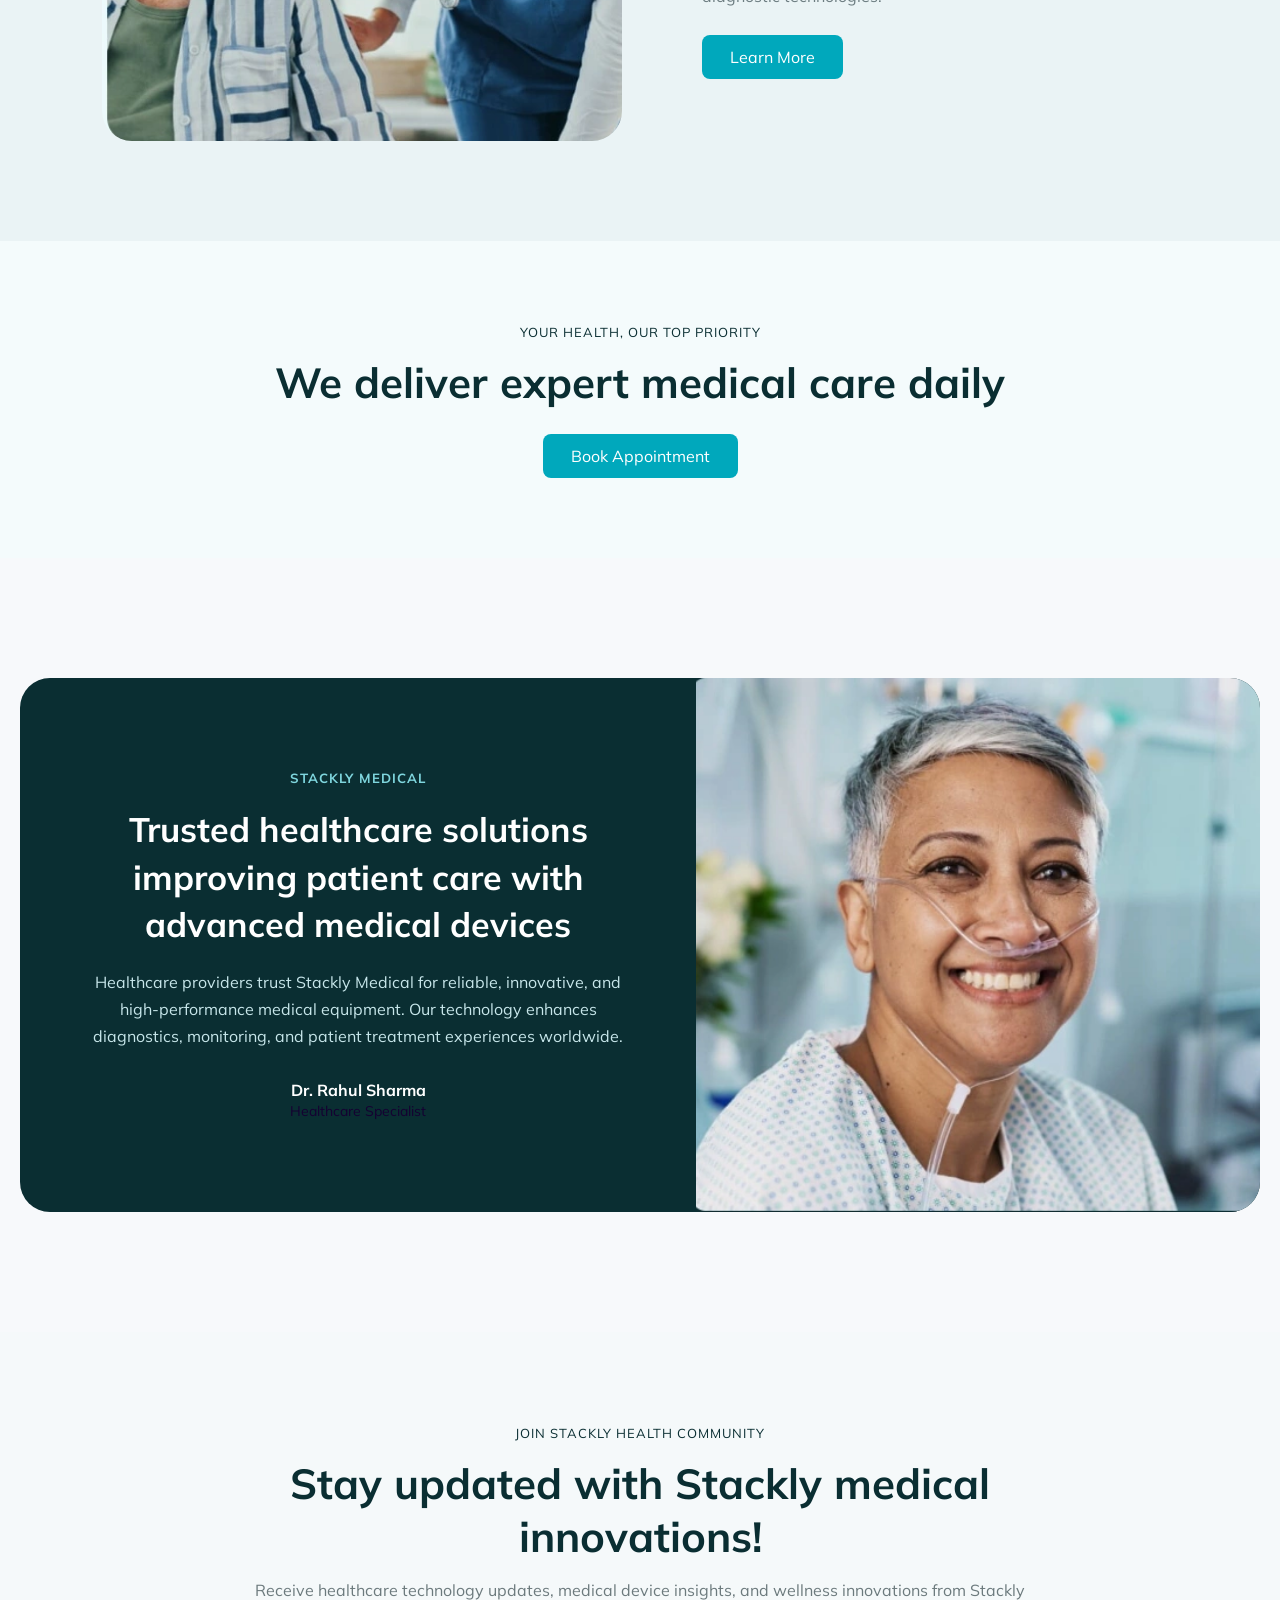
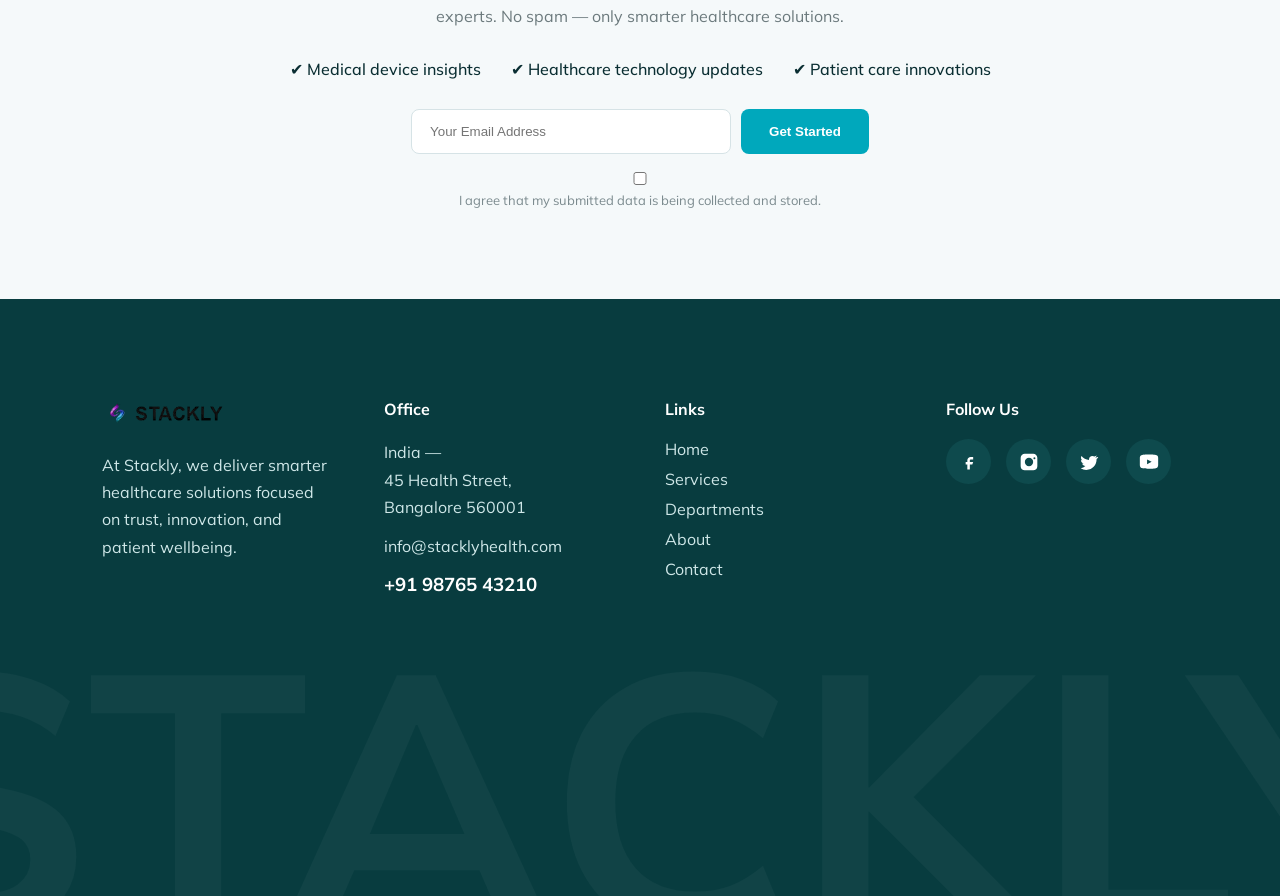
<file: departments.html>
<!DOCTYPE html>
<html lang="en">
<head>

<meta charset="UTF-8">
<meta name="viewport" content="width=device-width,initial-scale=1">

<title>Stackly Medical</title>

<link rel="stylesheet" href="style.css">

<link href="https://fonts.googleapis.com/css2?family=Urbanist:wght@700&family=Mulish:wght@400&display=swap" rel="stylesheet">

<link href="https://cdnjs.cloudflare.com/ajax/libs/font-awesome/6.5.0/css/all.min.css" rel="stylesheet">

</head>

<body>

<!-- ================= NAVBAR ================= -->
<header class="header">

<div class="logo">
  <a href="index.html">
    <img src="images/logo2.webp" alt="logo">
  </a>
</div>
<nav class="nav" id="nav">

<button class="close-btn" id="closeBtn">✕</button>

<ul>

<li class="dropdown">
<a href="index.html">Home ▾</a>
<ul class="menu">
<li><a href="home2.html">Home 2</a></li>
</ul>
</li>

<li><a href="#">Services</a></li>

<li class="dropdown">
<a href="#">Pages ▾</a>
<ul class="menu">
<li><a href="departments.html">Departments</a></li>
<li><a href="about.html">AboutUs</a></li>
<li><a href="ourdoctors.html">OurDoctors</a></li>


</ul>
</li>

<li><a href="blog.html">Blog</a></li>
<li><a href="contact.html">Contact</a></li>
<li><a href="dashboard.html">Dashboard</a></li>

</ul>

<!-- ✅ MOBILE LOGIN -->
<div class="mobile-login">
 <a href="login.html" class="login-btn desktop-login">
Login
</a>
</div>
</nav>

<!-- ✅ DESKTOP LOGIN -->
<a href="login.html" class="login-btn desktop-login">
Login
</a>
<div class="hamburger" id="hamburger">☰</div>

</header>





















<section class="about-stackly" id="departments">
  
  <div class="about-container">

    <!-- LEFT IMAGES GRID -->
    <div class="about-images">
      <div class="img-box img1">
        <img src="images/teeth1 (1).webp" alt="">
      </div>

      <div class="img-box img2">
        <img src="images/teeth1 (2).webp" alt="">
      </div>
    </div>


    <!-- RIGHT CONTENT -->
    <div class="about-content">
      <span class="about-tag">OUR DEPARTMENTS</span>

      <h2>
        Specialized Medical Departments <br>
        Delivering Quality Healthcare
      </h2>

      <p>
        Stackly Medical offers a wide range of specialized
        healthcare departments equipped with advanced medical
        devices and modern treatment technologies. Our expert
        teams work collaboratively to provide accurate diagnosis,
        effective treatment, and patient-centered care.
      </p>

      <p>
        From diagnostics and emergency care to patient monitoring
        and rehabilitation services, each Stackly department is
        designed to ensure safety, efficiency, and improved
        healthcare outcomes for every patient.
      </p>

      <a href="404.html" class="about-btn">View Departments</a>
    </div>

  </div>

</section>
















<section class="stackly-department-hero">

  <!-- LEFT IMAGE -->
  <div class="dept-img left-img">
    <img src="images/f (3).webp" alt="">
  </div>

  <!-- RIGHT IMAGE -->
  <div class="dept-img right-img">
    <img src="images/f (4).webp" alt="">
  </div>

  <!-- CENTER CONTENT -->
  <div class="dept-content">

    <span>STACKLY HEALTHCARE</span>

    <h2>
      Bringing advanced care to
      every patient’s life
    </h2>

    <a href="404.html" class="dept-btn">
      Book Appointment
    </a>

  </div>

</section>



<section class="stackly-marquee">

  <div class="marquee-row dark">
    <div class="marquee-track">
      STACKLY MEDICAL DEVICES • ADVANCED HEALTHCARE SOLUTIONS •
      SMART PATIENT MONITORING • PRECISION MEDICAL TECHNOLOGY •
    </div>
  </div>

  <div class="marquee-row light">
    <div class="marquee-track reverse">
      INNOVATING HEALTHCARE WITH TRUSTED MEDICAL EQUIPMENT •
      MODERN DIAGNOSTIC SYSTEMS • STACKLY HEALTHCARE SOLUTIONS •
    </div>
  </div>

</section>




<section class="stackly-dept-section">

  <div class="dept-container">

    <div class="dept-image">
      <img src="images/z (1).webp" alt="">
    </div>

    <div class="dept-text">
      <span>STACKLY MEDICAL APPROACH</span>

      <h2>
        Enhance healthcare with
        smart medical devices
      </h2>

      <p>
        Stackly provides advanced medical equipment
        designed to improve patient monitoring,
        diagnosis accuracy, and treatment efficiency
        across modern healthcare environments.
      </p>

      <a href="404.html" class="dept-btn">Learn More</a>
    </div>

  </div>

</section>




<section class="stackly-dept-section reverse">

  <div class="dept-container">

    <div class="dept-image">
      <img src="images/z (2).webp" alt="">
    </div>

    <div class="dept-text">
      <span>COMPREHENSIVE HEALTH SERVICES</span>

      <h2>
        Transforming patient care
        through innovation
      </h2>

      <p>
        Our healthcare solutions integrate intelligent
        medical systems that help hospitals deliver
        faster diagnosis, safer treatments, and
        improved recovery outcomes.
      </p>

      <a href="404.html" class="dept-btn blue">Learn More</a>
    </div>

  </div>

</section>



<section class="stackly-dept-section">

  <div class="dept-container">

    <div class="dept-image">
      <img src="images/z (3).webp" alt="">
    </div>

    <div class="dept-text">
      <span>HOLISTIC MEDICAL TECHNOLOGY</span>

      <h2>
        Empower modern healthcare
        with Stackly solutions
      </h2>

      <p>
        Stackly Medical Devices support healthcare
        professionals with reliable monitoring,
        imaging systems, and next-generation
        diagnostic technologies.
      </p>

      <a href="404.html" class="dept-btn">Learn More</a>
    </div>

  </div>

</section>


<script>

    /* SELECT ALL SECTIONS */
const departmentSections =
document.querySelectorAll(
".stackly-dept-section"
);

/* OBSERVER */
const deptScrollAnimation =
new IntersectionObserver((entries)=>{

 entries.forEach(entry=>{

   if(entry.isIntersecting){

     const image =
     entry.target.querySelector(".dept-image");

     const text =
     entry.target.querySelector(".dept-text");

     setTimeout(()=>{
       image.classList.add("dept-show");
     },200);

     setTimeout(()=>{
       text.classList.add("dept-show");
     },500);

     deptScrollAnimation.unobserve(entry.target);
   }

 });

},{threshold:0.3});

/* START OBSERVING */
departmentSections.forEach(section=>{
 deptScrollAnimation.observe(section);
});
    </script>












    <section class="stackly-departments">

  <!-- TITLE -->
  <div class="dept-heading scroll-animate">
    <span>YOUR HEALTH, OUR TOP PRIORITY</span>
    <h2>We deliver expert medical care daily</h2>
    <a href="404.html" class="dept-btn">Book Appointment</a>
  </div>

</section>

<script>

   

const elements = document.querySelectorAll(".scroll-animate");

const observer = new IntersectionObserver(entries=>{
  entries.forEach(entry=>{
    if(entry.isIntersecting){
      entry.target.classList.add("show");
    }
  });
},{ threshold:0.2 });

elements.forEach(el=>observer.observe(el));


</script>












<section class="stackly-testimonial">

  <div class="testimonial-container">

    <!-- LEFT CONTENT -->
    <div class="testimonial-content">
      <h5>STACKLY MEDICAL</h5>

      <h2>
        Trusted healthcare solutions improving
        patient care with advanced medical devices
      </h2>

      <p>
        Healthcare providers trust Stackly Medical for reliable,
        innovative, and high-performance medical equipment.
        Our technology enhances diagnostics, monitoring,
        and patient treatment experiences worldwide.
      </p>

      <div class="patient-info">
        <h4>Dr. Rahul Sharma</h4>
        <span>Healthcare Specialist</span>
      </div>
    </div>

    <!-- RIGHT IMAGE -->
    <div class="testimonial-image">
      <img src="images/pateint.webp" alt="">
    </div>

  </div>

</section>


<script>
const e = new IntersectionObserver(entries=>{
  entries.forEach(entry=>{
    if(entry.isIntersecting){
      entry.target.classList.add("show");
    }
  });
},{threshold:0.3});

e.observe(
  document.querySelector(".testimonial-container")
);
</script>




<section class="stackly-newsletter">

  <div class="newsletter-container">

    <span class="newsletter-tag">
      JOIN STACKLY HEALTH COMMUNITY
    </span>

    <h2>
      Stay updated with Stackly medical innovations!
    </h2>

    <p>
      Receive healthcare technology updates, medical device insights,
      and wellness innovations from Stackly experts.
      No spam — only smarter healthcare solutions.
    </p>

    <!-- FEATURES -->
    <div class="newsletter-features">
      <div>✔ Medical device insights</div>
      <div>✔ Healthcare technology updates</div>
      <div>✔ Patient care innovations</div>
    </div>

    <!-- FORM -->
    <form class="newsletter-form">
      <input type="email" placeholder="Your Email Address">
      <button type="submit">Get Started</button>
    </form>

    <label class="newsletter-check">
      <input type="checkbox">
      I agree that my submitted data is being collected and stored.
    </label>

  </div>

</section>


<script>
const newsObserver = new IntersectionObserver(entries=>{
  entries.forEach(entry=>{
    if(entry.isIntersecting){
      entry.target.classList.add("show");
    }
  });
},{threshold:0.3});

newsObserver.observe(
  document.querySelector(".stackly-newsletter")
);
</script>

<footer class="stackly-footer">

<div class="footer-container">

    <div class="footer-col">
        <a href="index.html">
    <img src="images/logo2.webp" class="footer-logo" alt="logo">
  </a>

        <p>
            At Stackly, we deliver smarter healthcare
            solutions focused on trust, innovation,
            and patient wellbeing.
        </p>
    </div>

    <div class="footer-col">
        <h4>Office</h4>
        <p>
            India —<br>
            45 Health Street,<br>
            Bangalore 560001
        </p>

        <p>info@stacklyhealth.com</p>
        <h3>+91 98765 43210</h3>
    </div>

    <div class="footer-col">
        <h4>Links</h4>
        <ul>
            <li><a href="404.html">Home</a></li>
            <li><a href="404.html">Services</a></li>
            <li><a href="404.html">Departments</a></li>
            <li><a href="404.html">About</a></li>
            <li><a href="404.html">Contact</a></li>
        </ul>
    </div>

    <div class="footer-col">
    <h4>Follow Us</h4>

    <div class="social-icons">

        <!-- Facebook -->
        <a href="404.html" class="social-icon">
            <svg viewBox="0 0 24 24">
                <path d="M14 9h3V6h-3c-2.2 0-4 1.8-4 4v2H8v3h2v6h3v-6h3l1-3h-4v-2c0-.6.4-1 1-1z"/>
            </svg>
        </a>

        <!-- Instagram -->
        <a href="404.html" class="social-icon">
            <svg viewBox="0 0 24 24">
                <path d="M7 2C4.2 2 2 4.2 2 7v10c0 
                2.8 2.2 5 5 5h10c2.8 0 5-2.2 
                5-5V7c0-2.8-2.2-5-5-5H7zm5 
                5a5 5 0 110 10 5 5 0 010-10zm6.5-.8a1.2 
                1.2 0 110 2.4 1.2 1.2 0 010-2.4z"/>
            </svg>
        </a>

        <!-- Twitter -->
        <a href="404.html" class="social-icon">
            <svg viewBox="0 0 24 24">
                <path d="M22 5.9c-.8.4-1.6.6-2.5.7.9-.5 
                1.5-1.3 1.8-2.3-.8.5-1.8.9-2.8 
                1.1A4.3 4.3 0 0012 8.5c0 .3 
                0 .7.1 1C8.3 9.3 5.1 7.5 
                3 4.8c-.4.6-.6 1.3-.6 
                2 0 1.4.7 2.6 1.8 
                3.3-.7 0-1.3-.2-1.9-.5v.1c0 
                2 1.4 3.7 3.3 4.1-.3.1-.7.2-1.1.2-.3 
                0-.5 0-.8-.1.5 1.6 2.1 
                2.8 4 2.9A8.7 8.7 0 
                012 19.5a12.3 12.3 0 
                006.7 2c8 0 12.4-6.6 
                12.4-12.4v-.6c.8-.6 
                1.5-1.3 2-2.1z"/>
            </svg>
        </a>

        <!-- YouTube -->
        <a href="404.html" class="social-icon">
            <svg viewBox="0 0 24 24">
                <path d="M23 7s-.2-1.7-.8-2.4c-.8-.9-1.6-.9-2-1C17.6 
                3 12 3 12 3h0s-5.6 
                0-8.2.6c-.4.1-1.2.1-2 
                1C1.2 5.3 1 7 1 7S1 
                8.9 1 10.7v1.6C1 
                14.1 1 16 1 
                16s.2 1.7.8 2.4c.8.9 
                1.9.9 2.4 1 1.8.2 
                7.8.6 7.8.6s5.6 
                0 8.2-.6c.4-.1 1.2-.1 
                2-1 .6-.7.8-2.4.8-2.4s0-1.9 
                0-3.7v-1.6C23 
                8.9 23 7 23 7zM9.7 
                14.6V8.9l5.5 
                2.9-5.5 2.8z"/>
            </svg>
        </a>

    </div>
</div>

</div>

<!-- BIG BACKGROUND TEXT -->
<div class="footer-bg-text">STACKLY</div>

</footer>
<script src="main.js"></script>

</body>
</html>
</file>
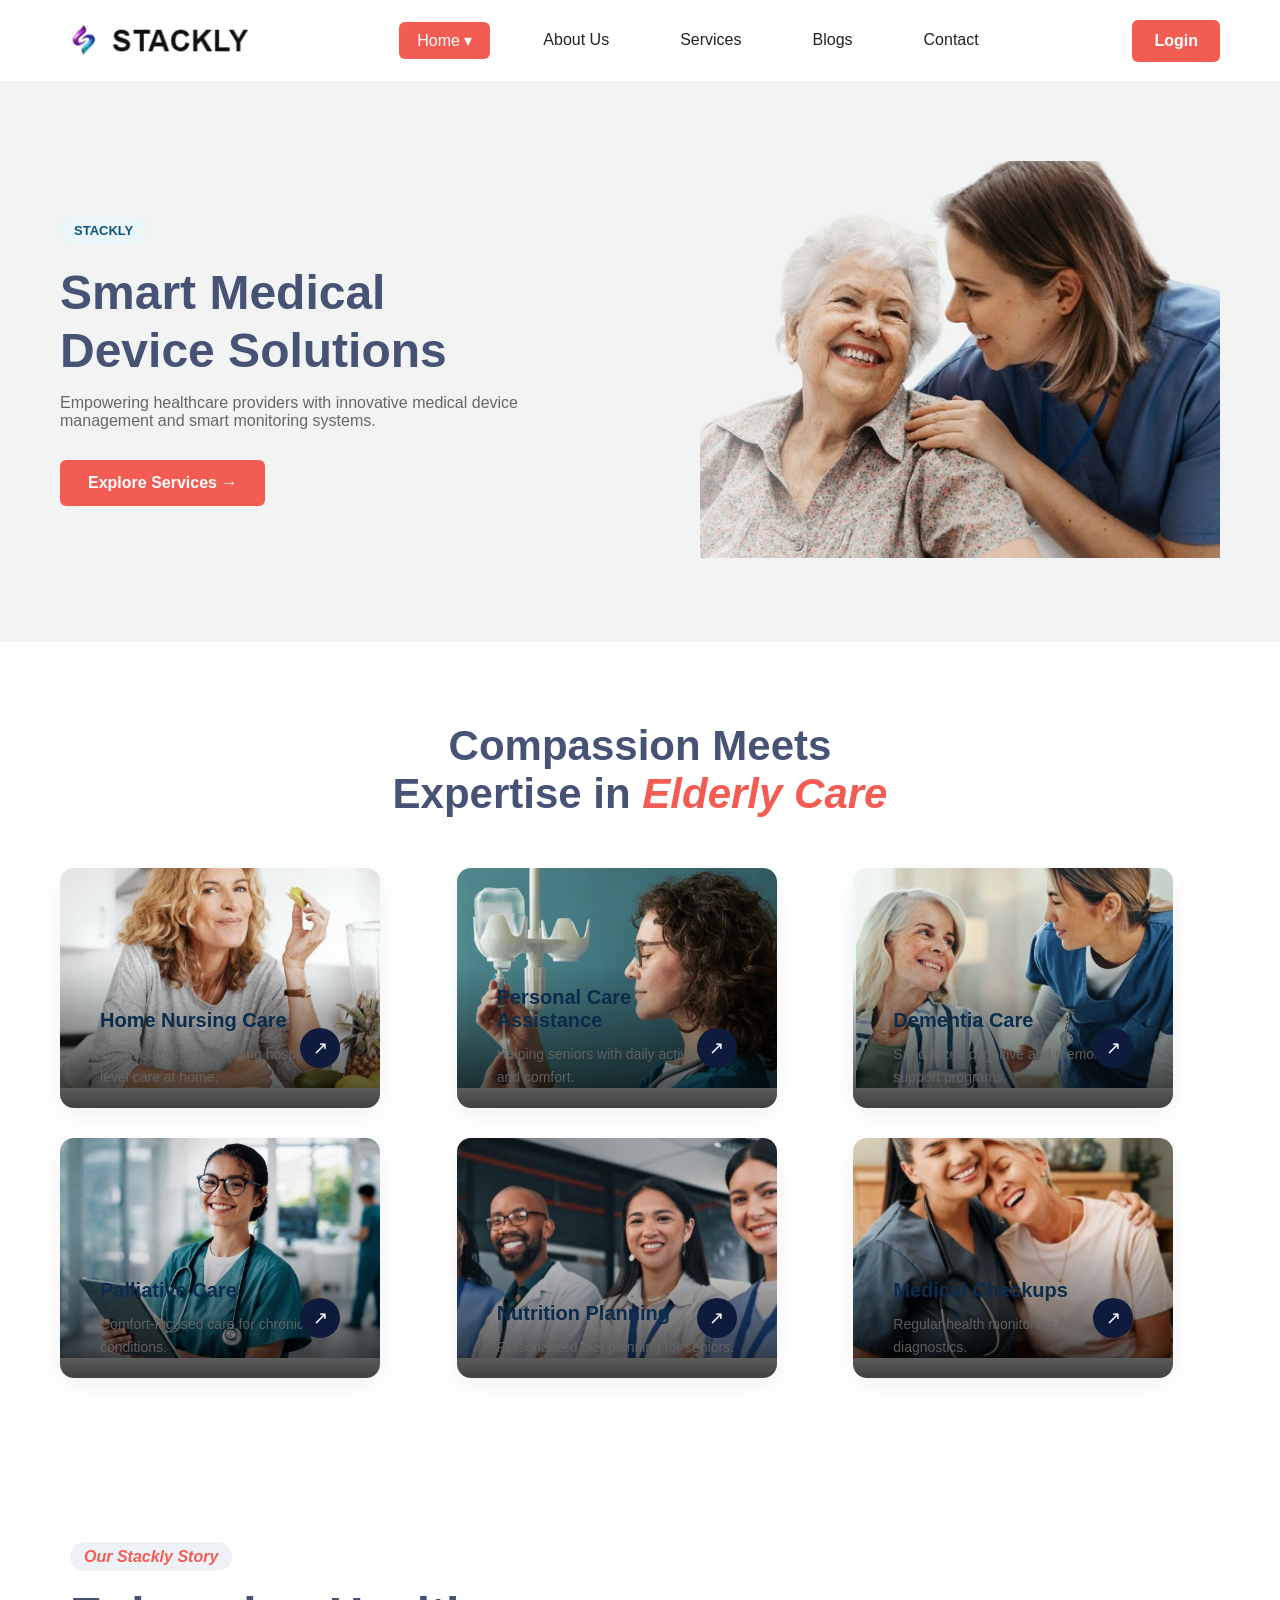
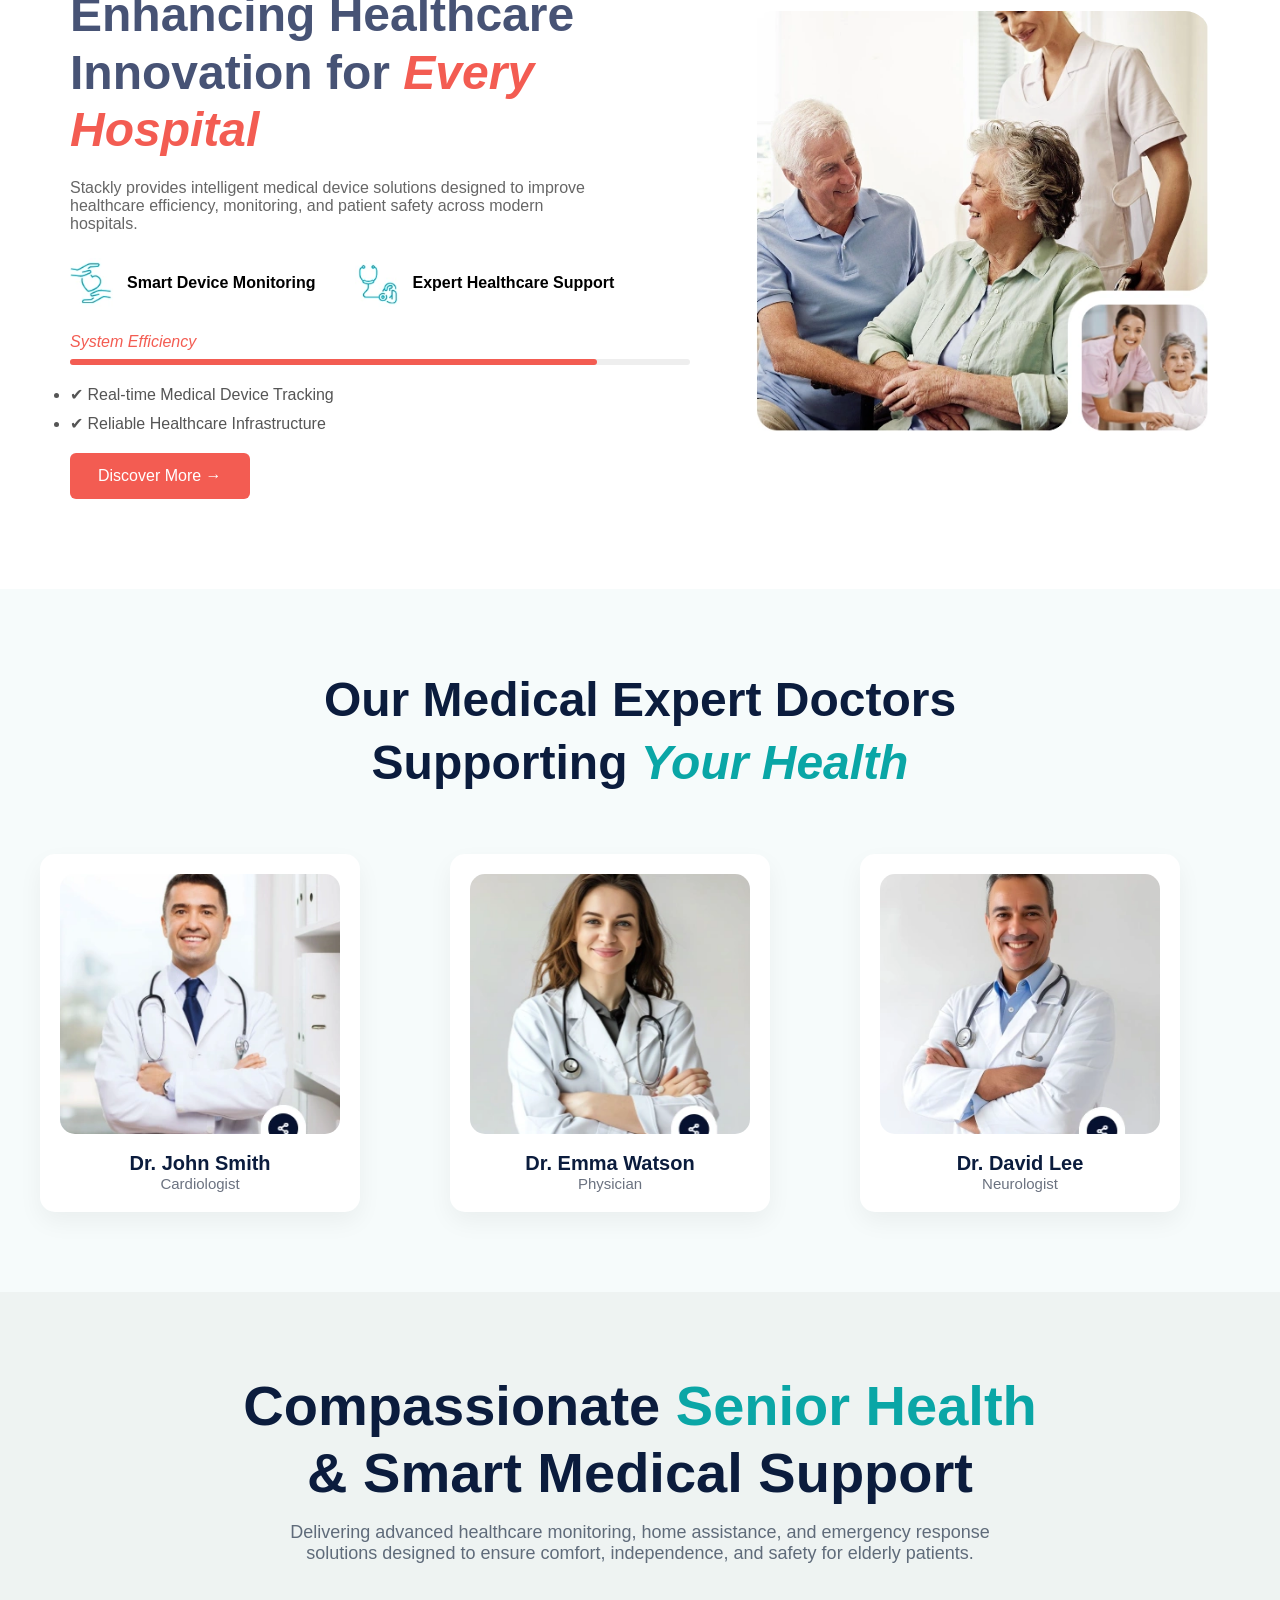
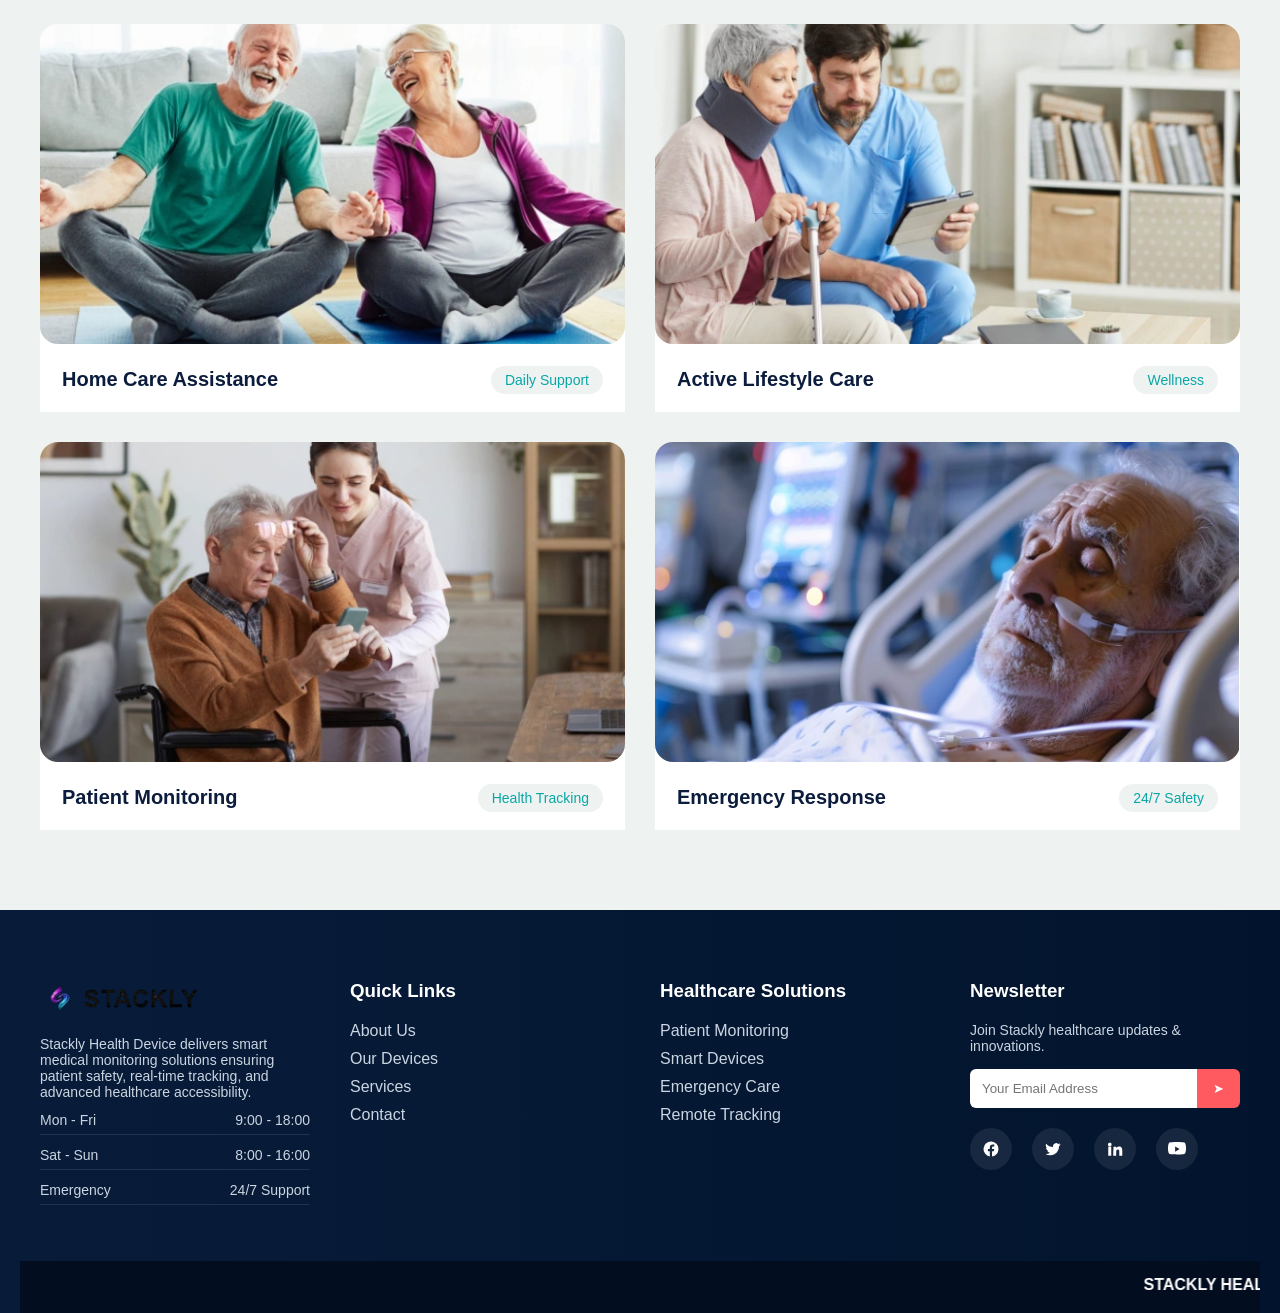
<file: home2.html>
<!DOCTYPE html>
<html lang="en">
<head>
<meta charset="UTF-8">
<meta name="viewport" content="width=device-width, initial-scale=1.0">
<title>Stackly Header</title>
<link rel="stylesheet" href="app.css">
</head>

<body>

<!-- ================= HEADER ================= -->
<header class="header">

  <!-- LEFT LOGO -->
  <!-- LEFT LOGO -->
<div class="logo">
  <a href="home2.html">
    <img src="images/logo2.webp" alt="Stackly Logo">
  </a>
</div>

  <!-- CENTER NAV -->
  <nav class="navbar">
    <ul>
<li class="dropdown active">
  <a href="#">Home ▾</a>

  <ul class="dropdown-menu">
    <li><a href="index.html">Home 1</a></li>
  </ul>
</li>
      <li><a href="about2.html">About Us</a></li>
      <li><a href="services2.html">Services</a></li>
      <li><a href="blog2.html">Blogs</a></li>
      <li><a href="contact2.html">Contact</a></li>

    </ul>
  </nav>

  <!-- LOGIN BUTTON DESKTOP -->
 <a href="404page.html" class="login-btn desktop-login">
  Login 
</a>
  <!-- HAMBURGER -->
  <div class="hamburger" id="hamburger">
    ☰
  </div>

</header><!-- ================= MOBILE MENU ================= -->

<div class="mobile-menu" id="mobileMenu">

<div class="close-btn" id="closeMenu">✕</div>

<ul>

<!-- HOME DROPDOWN -->
<li class="mobile-dropdown">
<a href="#" class="mobile-drop-toggle">
Home ▾
</a>

<ul class="mobile-submenu">
<li><a href="index.html">Home 1</a></li>
</ul>
</li>

<li><a href="about2.html">aboutus</a></li>
<li><a href="services2.html">Services</a></li>
<li><a href="blog2.html">Blogs</a></li>
<li><a href="contact2.html">Contact</a></li>

</ul>

<a href="404page.html" class="login-btn mobile-login">
Login
</a>
</div>




<section class="hero">

  <div class="hero-container">

    <!-- LEFT CONTENT -->
    <div class="hero-content">

      <div class="tag">STACKLY</div>

      <h1 id="heroTitle">
        Smart Medical <br>
        Device Solutions
      </h1>

      <p id="heroDesc">
        Empowering healthcare providers with innovative
        medical device management and smart monitoring systems.
      </p>

      <a href="404page.html" class="hero-btn">
        Explore Services →
      </a>

    </div>

    <!-- RIGHT IMAGE -->
    <div class="hero-image">
      <img id="heroImg" src="images/q (1).webp" alt="">
    </div>

  </div>

</section>





<section class="services">

  <h2 class="section-title">
    Compassion Meets <br>
    Expertise in <span>Elderly Care</span>
  </h2>

  <div class="service-grid">

    <!-- CARD 1 -->
    <div class="service-card">
      <img src="images/z (1).webp">

      <div class="service-content">
        <h3>Home Nursing Care</h3>
        <p>Qualified nurses providing hospital-level care at home.</p>
        <div class="arrow">↗</div>
      </div>
    </div>

    <!-- CARD 2 -->
    <div class="service-card">
      <img src="images/z (2).webp">

      <div class="service-content">
        <h3>Personal Care Assistance</h3>
        <p>Helping seniors with daily activities and comfort.</p>
        <div class="arrow">↗</div>
      </div>
    </div>

    <!-- CARD 3 -->
    <div class="service-card">
      <img src="images/z (3).webp">

      <div class="service-content">
        <h3>Dementia Care</h3>
        <p>Specialized cognitive and memory support programs.</p>
        <div class="arrow">↗</div>
      </div>
    </div>

    <!-- CARD 4 -->
    <div class="service-card">
      <img src="images/smile.webp">

      <div class="service-content">
        <h3>Palliative Care</h3>
        <p>Comfort-focused care for chronic conditions.</p>
        <div class="arrow">↗</div>
      </div>
    </div>

    <!-- CARD 5 -->
    <div class="service-card">
      <img src="images/n.webp">

      <div class="service-content">
        <h3>Nutrition Planning</h3>
        <p>Personalized diet planning for seniors.</p>
        <div class="arrow">↗</div>
      </div>
    </div>

    <!-- CARD 6 -->
    <div class="service-card">
      <img src="images/f (4).webp">

      <div class="service-content">
        <h3>Medical Checkups</h3>
        <p>Regular health monitoring & diagnostics.</p>
        <div class="arrow">↗</div>
      </div>
    </div>

  </div>

</section>




<section class="about-stackly">

<div class="about-container">

  <!-- LEFT CONTENT -->
  <div class="about-content">

    <span class="about-tag">Our Stackly Story</span>

    <h2>
      Enhancing Healthcare <br>
      Innovation for <span>Every Hospital</span>
    </h2>

    <p>
      Stackly provides intelligent medical device solutions
      designed to improve healthcare efficiency, monitoring,
      and patient safety across modern hospitals.
    </p>

    <!-- FEATURES -->
    <div class="about-features">

      <div class="feature">
        <img src="images/doctor1 (1).webp">
        <h4>Smart Device Monitoring</h4>
      </div>

      <div class="feature">
        <img src="images/doctorcare.webp">
        <h4>Expert Healthcare Support</h4>
      </div>

    </div>

    <!-- PROGRESS BAR -->
    <div class="progress-box">
      <span>System Efficiency</span>

      <div class="progress">
        <div class="progress-fill"></div>
      </div>
    </div>

    <!-- POINTS -->
    <ul class="about-list">
      <li>✔ Real-time Medical Device Tracking</li>
      <li>✔ Reliable Healthcare Infrastructure</li>
    </ul>

    <a href="404page.html" class="about-btn">
      Discover More →
    </a>

  </div>


  <!-- RIGHT IMAGE -->
  <div class="about-image">
      <img src="images/b5.webp" alt="about">
  </div>

</div>

</section>




<section class="doctors">

<h2 class="doctor-title">
Our Medical Expert Doctors <br>
Supporting <span>Your Health</span>
</h2>

<div class="doctor-container">

<!-- DOCTOR 1 -->
<div class="doctor-card">
  <div class="doctor-img">
    <img src="images/d (1).webp">

    <div class="social-icons">
      <a href="404page.html">F</a>
      <a href="404page.html">X</a>
      <a href="404page.html">W</a>
    </div>
  </div>

  <h3>Dr. John Smith</h3>
  <p>Cardiologist</p>
</div>


<!-- DOCTOR 2 -->
<div class="doctor-card">
  <div class="doctor-img">
    <img src="images/d (2).webp">

    <div class="social-icons">
      <a href="404page.html">F</a>
      <a href="404page.html">X</a>
      <a href="404page.html">W</a>
    </div>
  </div>

  <h3>Dr. Emma Watson</h3>
  <p>Physician</p>
</div>


<!-- DOCTOR 3 -->
<div class="doctor-card">
  <div class="doctor-img">
    <img src="images/d (3).webp">

    <div class="social-icons">
      <a href="404page.html">F</a>
      <a href="404page.html">X</a>
      <a href="404page.html">W</a>
    </div>
  </div>

  <h3>Dr. David Lee</h3>
  <p>Neurologist</p>
</div>

</div>

</section>



<!-- ✅ MONA SANS FONT -->
<link href="https://fonts.cdnfonts.com/css/mona-sans" rel="stylesheet">

<section class="elderly-care">

  <div class="container">

    <!-- HEADING -->
    <div class="care-heading">
      <h2>
        Compassionate <span>Senior Health</span> <br>
        & Smart Medical Support
      </h2>

      <p>
        Delivering advanced healthcare monitoring, home assistance,
        and emergency response solutions designed to ensure comfort,
        independence, and safety for elderly patients.
      </p>
    </div>

    <!-- IMAGE CARDS -->
    <div class="care-grid">

      <!-- CARD 1 -->
      <div class="care-card">
        <img src="images/p1 (1).webp" alt="">
        <div class="card-content">
          <h3>Home Care Assistance</h3>
          <span>Daily Support</span>
        </div>
      </div>

      <!-- CARD 2 -->
      <div class="care-card">
        <img src="images/p1 (2).webp" alt="">
        <div class="card-content">
          <h3>Active Lifestyle Care</h3>
          <span>Wellness</span>
        </div>
      </div>

      <!-- CARD 3 -->
      <div class="care-card">
        <img src="images/p1 (3).webp" alt="">
        <div class="card-content">
          <h3>Patient Monitoring</h3>
          <span>Health Tracking</span>
        </div>
      </div>

      <!-- CARD 4 -->
      <div class="care-card">
        <img src="images/p1 (4).webp" alt="">
        <div class="card-content">
          <h3>Emergency Response</h3>
          <span>24/7 Safety</span>
        </div>
      </div>

    </div>

  </div>

</section>



<!-- ================= FOOTER ================= -->

<footer class="stackly-footer">

<div class="footer-container">

  <!-- LOGO AREA -->
  <div class="footer-box">
    <a href="home2.html">
    <img src="images/logo2.webp" class="footer-logo" alt="logo">
  </a>


    <p>
      Stackly Health Device delivers smart medical monitoring
      solutions ensuring patient safety, real-time tracking,
      and advanced healthcare accessibility.
    </p>

    <div class="timing">
      <p>Mon - Fri <span>9:00 - 18:00</span></p>
      <p>Sat - Sun <span>8:00 - 16:00</span></p>
      <p>Emergency <span>24/7 Support</span></p>
    </div>
  </div>


  <!-- QUICK LINKS -->
  <div class="footer-box">
    <h3>Quick Links</h3>
    <ul>
      <li><a href="about2.html">About Us</a></li>
      <li><a href="404page.html">Our Devices</a></li>
      <li><a href="services2.html">Services</a></li>
      <li><a href="contact2.html">Contact</a></li>
    </ul>
  </div>


  <!-- SERVICES -->
  <div class="footer-box">
    <h3>Healthcare Solutions</h3>
    <ul>
      <li><a href="404page.html">Patient Monitoring</a></li>
      <li><a href="404page.html">Smart Devices</a></li>
      <li><a href="404page.html">Emergency Care</a></li>
      <li><a href="404page.html">Remote Tracking</a></li>
    </ul>
  </div>

  <!-- NEWSLETTER -->
  <div class="footer-box">
    <h3>Newsletter</h3>

    <p>Join Stackly healthcare updates & innovations.</p>

    <div class="newsletter">
      <input type="email" placeholder="Your Email Address">
      <button>➤</button>
    </div>
<div class="social-footer">

<a href="404page.html" aria-label="Facebook">
<svg viewBox="0 0 24 24">
<path d="M22 12a10 10 0 1 0-11.6 9.9v-7H7.9v-2.9h2.5V9.8c0-2.5 1.5-3.9 3.8-3.9
1.1 0 2.2.2 2.2.2v2.4h-1.3c-1.3 0-1.7.8-1.7 1.6v2h2.9l-.5 2.9h-2.4v7A10
10 0 0 0 22 12"/>
</svg>
</a>

<a href="404page.html" aria-label="Twitter">
<svg viewBox="0 0 24 24">
<path d="M22 5.8c-.7.3-1.5.5-2.3.6.8-.5 1.4-1.3 1.7-2.2-.8.5-1.7.8-2.6
1A4.1 4.1 0 0 0 12 8.3c0 .3 0 .6.1.9A11.6 11.6 0 0 1 3 4.9a4.1 4.1 0 0 0
1.3 5.5c-.6 0-1.2-.2-1.7-.5v.1c0 2 1.4 3.7 3.3 4.1-.3.1-.7.1-1 .1-.2
0-.5 0-.7-.1.5 1.6 2 2.8 3.8 2.8A8.3 8.3 0 0 1 2 18.6a11.7 11.7 0 0 0
6.3 1.8c7.6 0 11.7-6.3 11.7-11.7v-.5c.8-.6 1.4-1.3 2-2.2z"/>
</svg>
</a>

<a href="404page.html" aria-label="LinkedIn">
<svg viewBox="0 0 24 24">
<path d="M4.98 3.5A2.5 2.5 0 1 1 5 8.5a2.5 2.5 0 0 1-.02-5zM3
9h4v12H3zm7 0h3.6v1.7h.1c.5-.9 1.7-1.9 3.5-1.9 3.8 0 4.5 2.5
4.5 5.7V21h-4v-5.3c0-1.3 0-3-1.9-3s-2.2 1.5-2.2 2.9V21h-4z"/>
</svg>
</a>

<a href="404page.html" aria-label="YouTube">
<svg viewBox="0 0 24 24">
<path d="M23.5 6.2s-.2-1.6-.9-2.3c-.9-.9-1.9-.9-2.4-1C16.8
2.5 12 2.5 12 2.5h0s-4.8 0-8.2.4c-.5.1-1.5.1-2.4
1C.7 4.6.5 6.2.5 6.2S0 8.1 0 10v2c0 1.9.5
3.8.5 3.8s.2 1.6.9 2.3c.9.9 2.1.9
2.6 1 1.9.2 8 .4 8 .4s4.8 0
8.2-.4c.5-.1 1.5-.1 2.4-1 .7-.7.9-2.3.9-2.3S24
13.9 24 12v-2c0-1.9-.5-3.8-.5-3.8zM9.5
15.5v-7l6 3.5-6 3.5z"/>
</svg>
</a>

</div>

  </div>

</div>


<!-- ===== MOVING MARQUEE ===== -->

<div class="footer-marquee">
  <marquee>
    STACKLY HEALTH DEVICE • SMART MEDICAL SOLUTIONS • REMOTE PATIENT MONITORING • ADVANCED HEALTHCARE TECHNOLOGY • 24/7 EMERGENCY SUPPORT • INNOVATING DIGITAL HEALTHCARE
  </marquee>
</div>

</footer>


<!-- SCROLL TOP BUTTON -->
<button id="topBtn">↑</button>
<script src="script.js"></script>
</body>
</html>
</file>
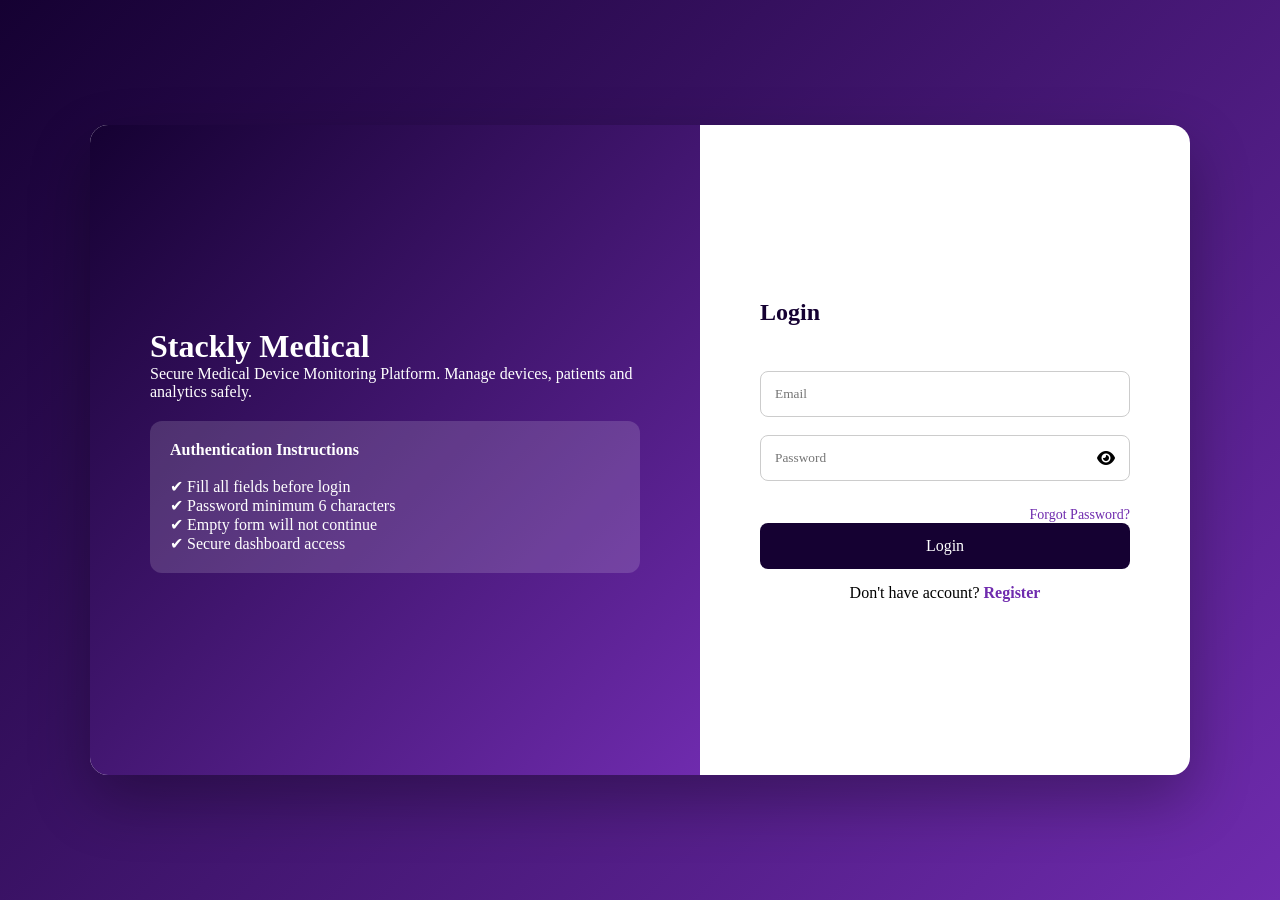
<file: Login.html>
<!DOCTYPE html>
<html lang="en">
<head>
<meta charset="UTF-8">
<meta name="viewport" content="width=device-width, initial-scale=1.0">

<title>Stackly Medical Authentication</title>

<link href="https://cdnjs.cloudflare.com/ajax/libs/font-awesome/6.5.0/css/all.min.css" rel="stylesheet">

<style>

/* ========= GLOBAL ========= */
*{
margin:0;
padding:0;
box-sizing:border-box;
font-family:Segoe UI;
}

body{
min-height:100vh;
background:linear-gradient(135deg,#150132,#6f2bae);
display:flex;
justify-content:center;
align-items:center;
overflow-y:auto;
padding:15px;
}

/* ========= MAIN CARD ========= */
.auth-wrapper{
width:95%;
max-width:1100px;
min-height:650px;
background:white;
border-radius:18px;
display:flex;
overflow:hidden;
box-shadow:0 25px 60px rgba(0,0,0,.3);
}

/* ========= LEFT ========= */
.auth-info{
flex:1;
background:linear-gradient(135deg,#150132,#6f2bae);
color:white;
padding:60px;
display:flex;
flex-direction:column;
justify-content:center;
}

.instructions{
margin-top:20px;
background:rgba(255,255,255,.15);
padding:20px;
border-radius:12px;
}

/* ========= RIGHT ========= */
.auth-box{
flex:1;
position:relative;
overflow:hidden;
}

/* ========= FORMS ========= */
.form{
position:absolute;
width:100%;
height:100%;
padding:60px;
transition:.6s;
display:flex;
flex-direction:column;
justify-content:center;
}

.login{left:0;}
.register{left:100%;}

.auth-box.active .login{
left:-100%;
}

.auth-box.active .register{
left:0;
}

h2{
margin-bottom:15px;
color:#150132;
}

.error-msg{
color:red;
height:20px;
font-size:14px;
margin-bottom:10px;
}

/* ========= INPUT ========= */
.input-group{
position:relative;
margin-bottom:18px;
}

input{
width:100%;
padding:14px;
border-radius:8px;
border:1px solid #ccc;
}

.eye{
position:absolute;
right:15px;
top:50%;
transform:translateY(-50%);
cursor:pointer;
}

/* ========= BUTTON ========= */
button{
padding:14px;
background:#150132;
color:white;
border:none;
border-radius:8px;
cursor:pointer;
font-size:16px;
}

button:hover{
background:#6f2bae;
}

.switch{
margin-top:15px;
text-align:center;
}

.switch a{
color:#6f2bae;
font-weight:bold;
cursor:pointer;
}

/* FORGOT PASSWORD */
.forgot{
margin-top:8px;
text-align:right;
font-size:14px;
}

.forgot a{
color:#6f2bae;
cursor:pointer;
}

/* ========= MOBILE ========= */
@media(max-width:768px){

body{
align-items:flex-start;
}

.auth-wrapper{
flex-direction:column;
min-height:100vh;
}

.auth-info{
padding:30px 20px;
text-align:center;
}

.auth-box{
min-height:75vh;
overflow-y:auto;
}

.form{
min-height:100%;
padding:35px 25px 70px;
justify-content:flex-start;
}

}

</style>
</head>

<body>

<div class="auth-wrapper">

<!-- LEFT PANEL -->
<div class="auth-info">

<h1>Stackly Medical</h1>

<p>
Secure Medical Device Monitoring Platform.
Manage devices, patients and analytics safely.
</p>

<div class="instructions">
<b>Authentication Instructions</b><br><br>
✔ Fill all fields before login<br>
✔ Password minimum 6 characters<br>
✔ Empty form will not continue<br>
✔ Secure dashboard access
</div>

</div>

<!-- RIGHT PANEL -->
<div class="auth-box" id="authBox">

<!-- LOGIN -->
<div class="form login">

<h2>Login</h2>
<p class="error-msg" id="loginError"></p>

<div class="input-group">
<input type="email" placeholder="Email">
</div>

<div class="input-group">
<input type="password" id="loginPass" placeholder="Password">
<i class="fa-solid fa-eye eye"
onclick="togglePass('loginPass',this)"></i>
</div>

<div class="forgot">
<a onclick="forgotPassword()">Forgot Password?</a>
</div>

<button onclick="loginUser()">Login</button>

<p class="switch">
Don't have account?
<a onclick="switchForm()">Register</a>
</p>

</div>

<!-- REGISTER -->
<div class="form register">

<h2>Create Account</h2>
<p class="error-msg" id="registerError"></p>

<div class="input-group">
<input type="text" placeholder="Full Name">
</div>

<div class="input-group">
<input type="email" placeholder="Email">
</div>

<div class="input-group">
<input type="password" id="regPass" placeholder="Password">
<i class="fa-solid fa-eye eye"
onclick="togglePass('regPass',this)"></i>
</div>

<div class="forgot">
<a onclick="forgotPassword()">Forgot Password?</a>
</div>

<button onclick="registerUser()">Register</button>

<p class="switch">
Already have account?
<a onclick="switchForm()">Login</a>
</p>

</div>

</div>
</div>

<script>

/* SWITCH LOGIN / REGISTER */
function switchForm(){
document.getElementById("authBox")
.classList.toggle("active");
}

/* PASSWORD TOGGLE */
function togglePass(id,icon){
let input=document.getElementById(id);

if(input.type==="password"){
input.type="text";
icon.classList.replace("fa-eye","fa-eye-slash");
}else{
input.type="password";
icon.classList.replace("fa-eye-slash","fa-eye");
}
}

/* FORGOT PASSWORD REDIRECT */
function forgotPassword(){
window.location.href="404.html";
}

/* LOGIN VALIDATION */
function loginUser(){

let email=document.querySelector(".login input[type=email]").value;
let pass=document.getElementById("loginPass").value;
let error=document.getElementById("loginError");

if(email==="" || pass===""){
error.innerText="⚠ Please fill all login fields";
return;
}

error.style.color="green";
error.innerText="✅ Login Successful";

setTimeout(()=>{
window.location.href="404.html";
},1200);
}

/* REGISTER VALIDATION */
function registerUser(){

let name=document.querySelector(".register input[type=text]").value;
let email=document.querySelector(".register input[type=email]").value;
let pass=document.getElementById("regPass").value;
let error=document.getElementById("registerError");

if(name==="" || email==="" || pass===""){
error.innerText="⚠ Complete all registration fields";
return;
}

if(pass.length<6){
error.innerText="⚠ Password must be 6 characters";
return;
}

error.style.color="green";
error.innerText="✅ Account Created";

setTimeout(()=>{
window.location.href="404.html";
},1200);
}

</script>

</body>
</html>
</file>
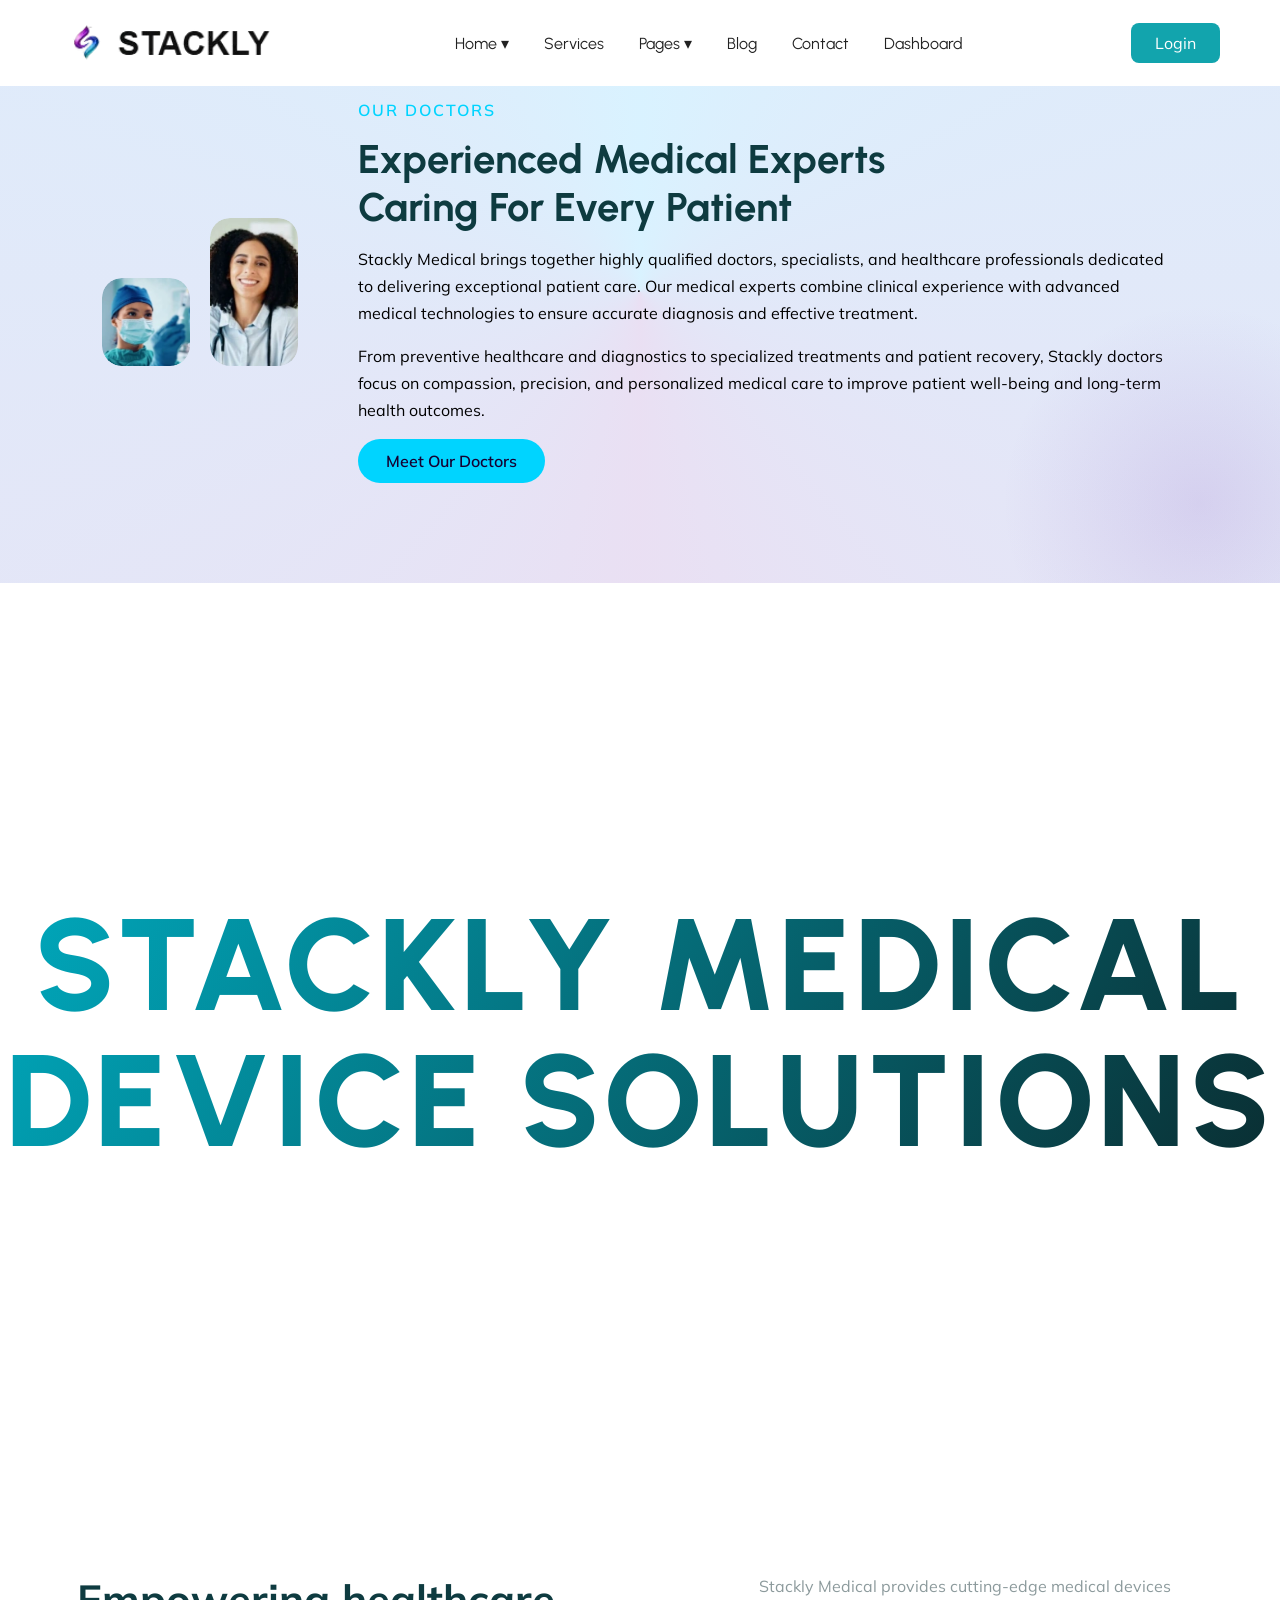
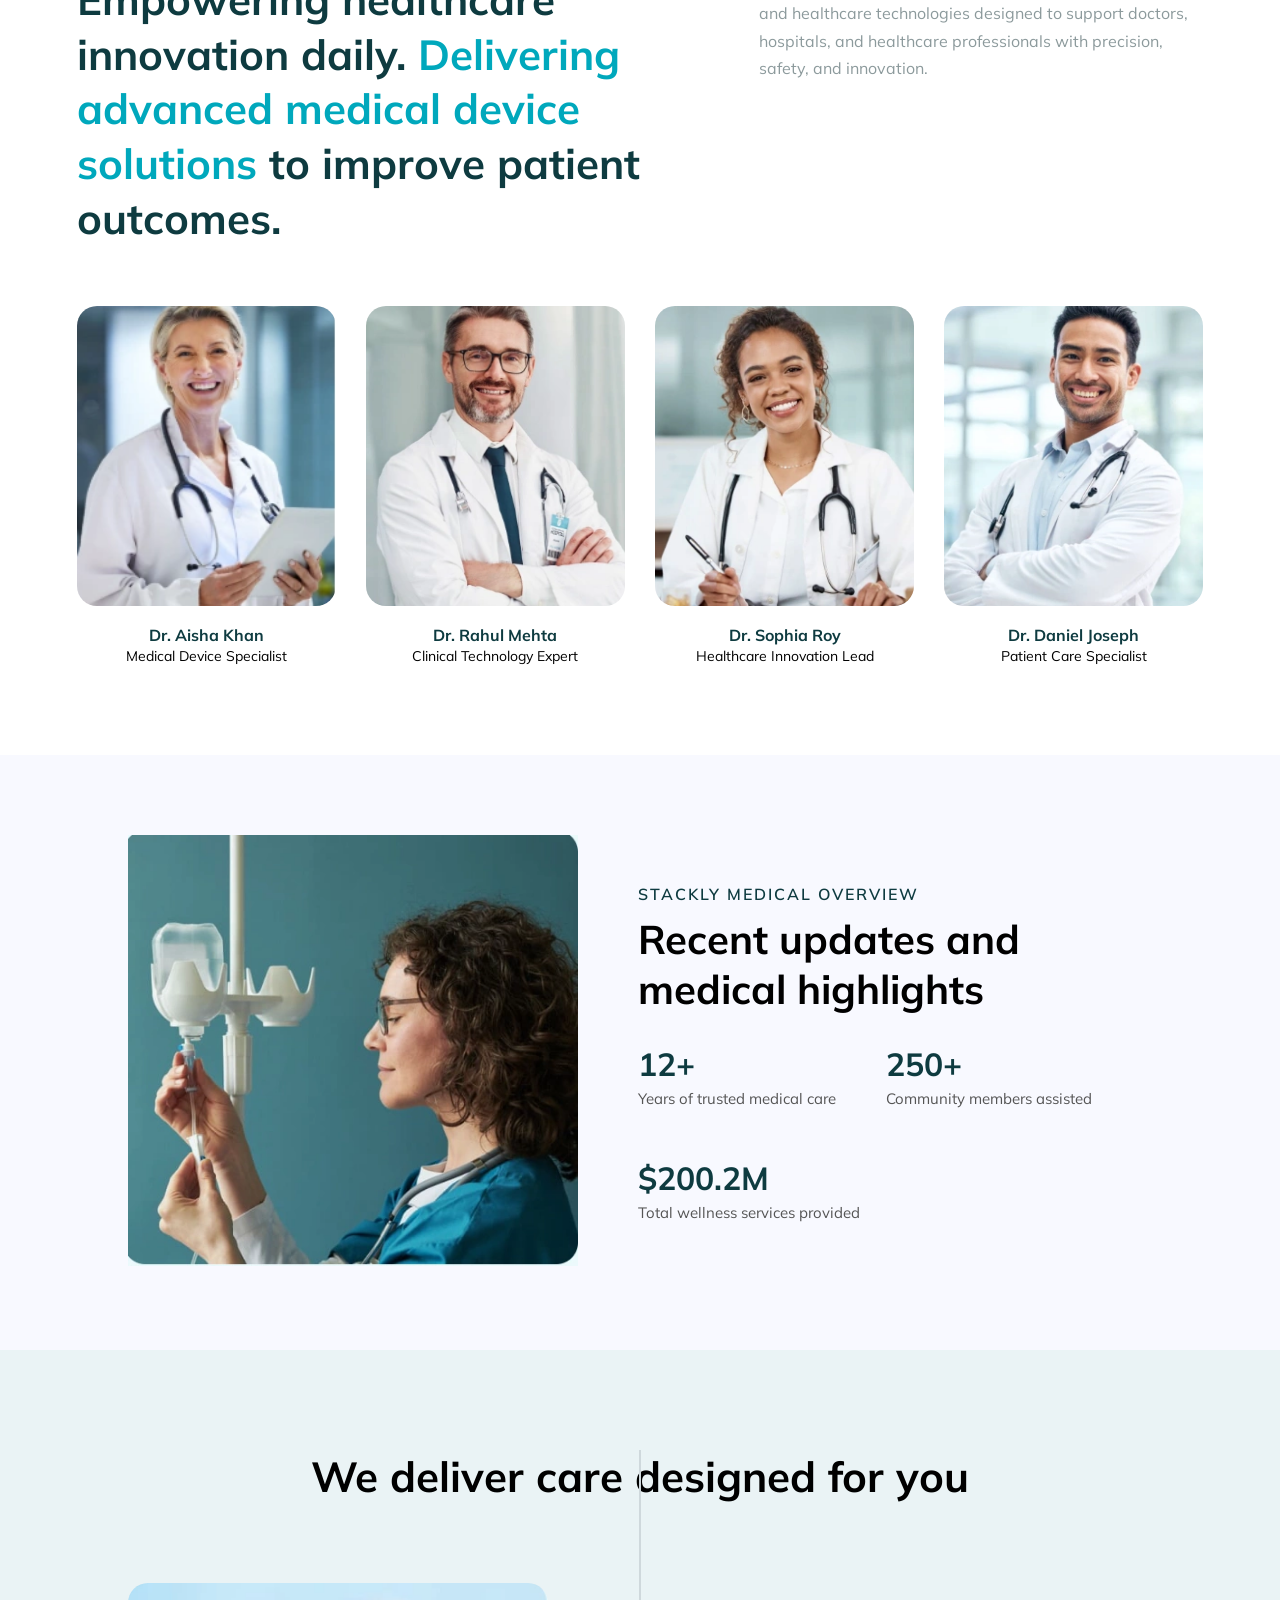
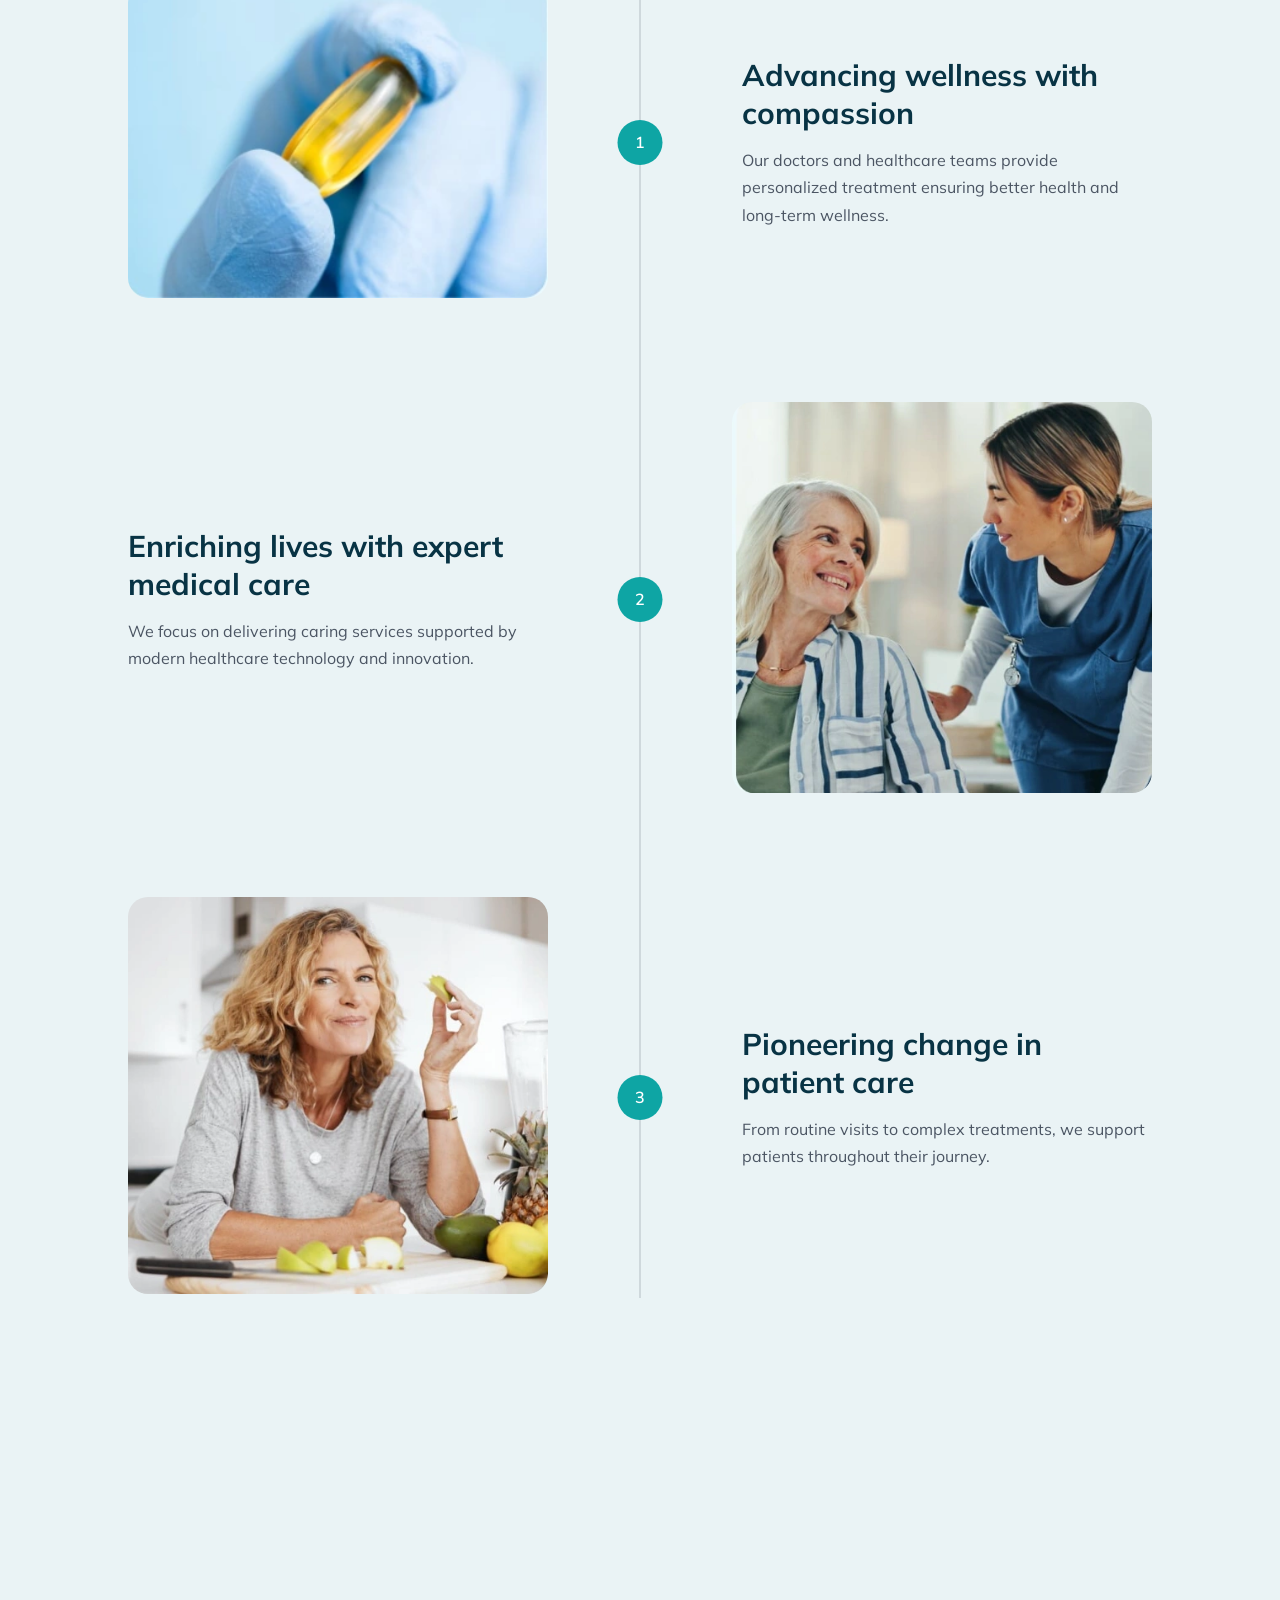
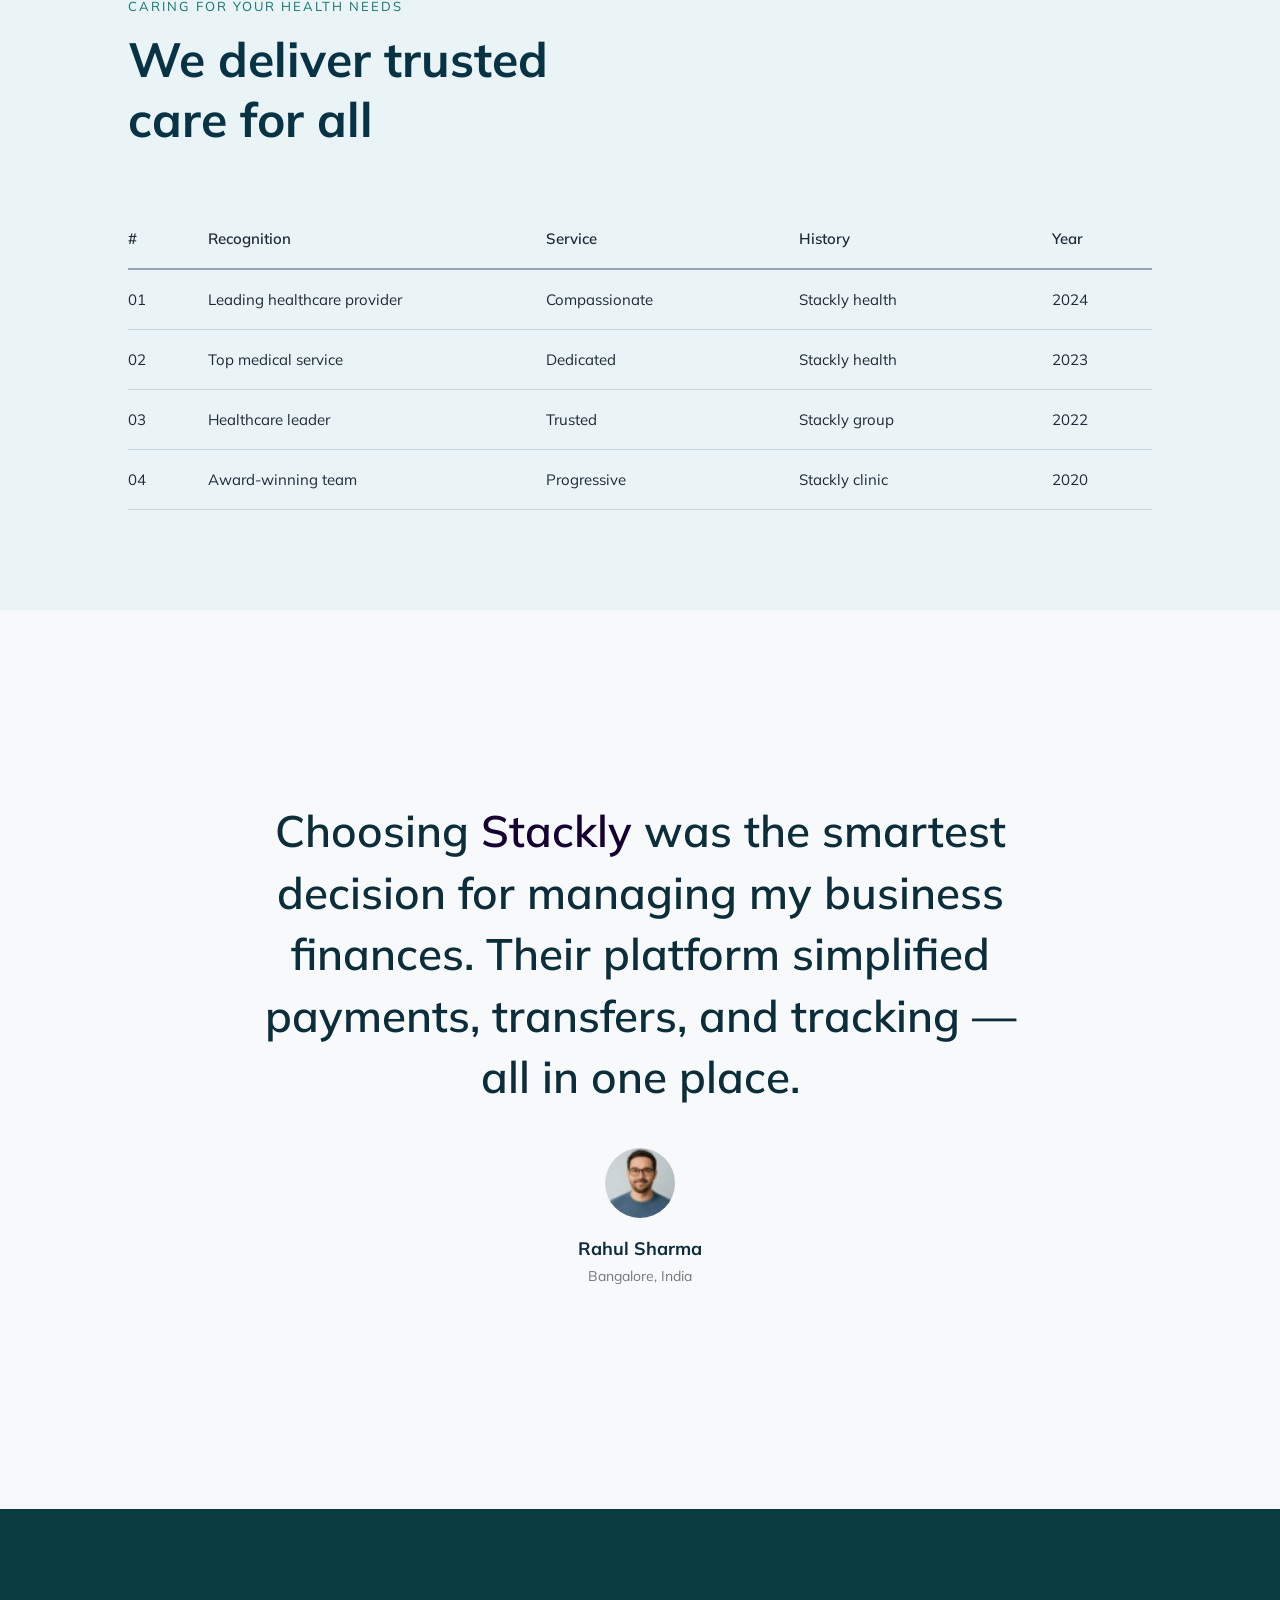
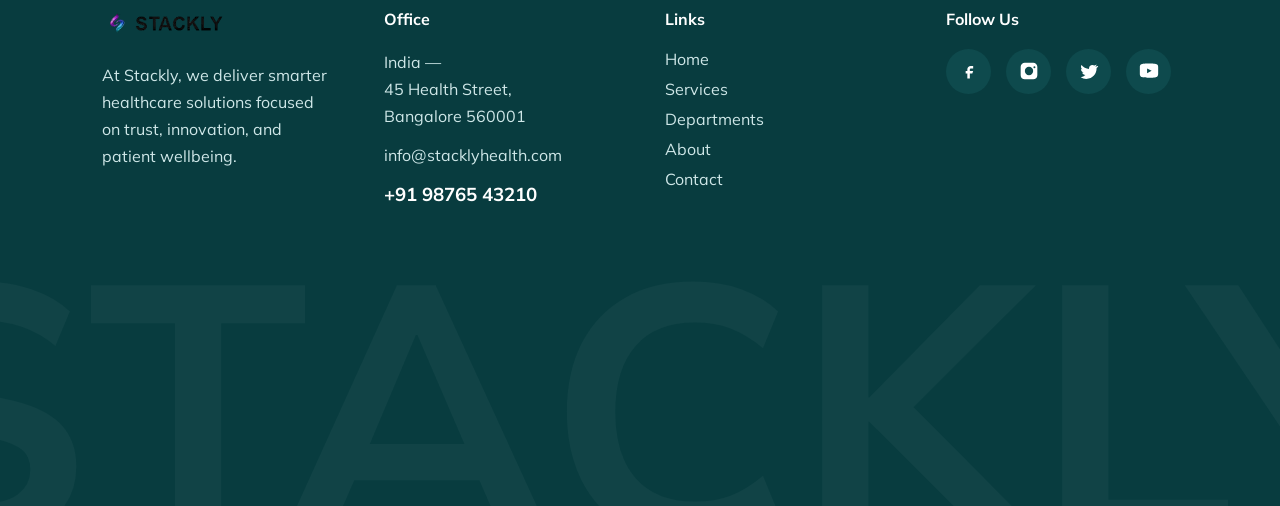
<file: ourdoctors.html>
<!DOCTYPE html>
<html lang="en">
<head>

<meta charset="UTF-8">
<meta name="viewport" content="width=device-width,initial-scale=1">

<title>Stackly Medical</title>

<link rel="stylesheet" href="style.css">

<link href="https://fonts.googleapis.com/css2?family=Urbanist:wght@700&family=Mulish:wght@400&display=swap" rel="stylesheet">

<link href="https://cdnjs.cloudflare.com/ajax/libs/font-awesome/6.5.0/css/all.min.css" rel="stylesheet">

</head>

<body>

<!-- ================= NAVBAR ================= -->
<header class="header">
<div class="logo">
  <a href="index.html">
    <img src="images/logo2.webp" alt="logo">
  </a>
</div>

<nav class="nav" id="nav">

<button class="close-btn" id="closeBtn">✕</button>

<ul>

<li class="dropdown">
<a href="index.html">Home ▾</a>
<ul class="menu">
<li><a href="home2.html">Home 2</a></li>
</ul>
</li>

<li><a href="#">Services</a></li>

<li class="dropdown">
<a href="#">Pages ▾</a>
<ul class="menu">
<li><a href="departments.html">Departments</a></li>
<li><a href="about.html">AboutUs</a></li>
<li><a href="ourdoctors.html">OurDoctors</a></li>


</ul>
</li>

<li><a href="blog.html">Blog</a></li>
<li><a href="contact.html">Contact</a></li>
<li><a href="dashboard.html">Dashboard</a></li>

</ul>

<!-- ✅ MOBILE LOGIN -->
<div class="mobile-login">
 <a href="login.html" class="login-btn desktop-login">
Login
</a>
</div>
</nav>

<!-- ✅ DESKTOP LOGIN -->
<a href="login.html" class="login-btn desktop-login">
Login
</a>
<div class="hamburger" id="hamburger">☰</div>

</header>



<section class="about-stackly" id="doctors">
  
  <div class="about-container">

    <!-- LEFT IMAGES GRID -->
    <div class="about-images">
      <div class="img-box img1">
        <img src="images/r1 (1).webp" alt="">
      </div>

      <div class="img-box img2">
        <img src="images/r1 (2).webp" alt="">
      </div>
    </div>

    <!-- RIGHT CONTENT -->
    <div class="about-content">
      <span class="about-tag">OUR DOCTORS</span>

      <h2>
        Experienced Medical Experts <br>
        Caring For Every Patient
      </h2>

      <p>
        Stackly Medical brings together highly qualified doctors,
        specialists, and healthcare professionals dedicated to
        delivering exceptional patient care. Our medical experts
        combine clinical experience with advanced medical
        technologies to ensure accurate diagnosis and effective
        treatment.
      </p>

      <p>
        From preventive healthcare and diagnostics to specialized
        treatments and patient recovery, Stackly doctors focus on
        compassion, precision, and personalized medical care to
        improve patient well-being and long-term health outcomes.
      </p>

      <a href="404.html" class="about-btn">Meet Our Doctors</a>
    </div>

  </div>

</section>





<section class="stackly-hero-text">

  <h1 class="moving-text">
    STACKLY MEDICAL <br>
    DEVICE SOLUTIONS
  </h1>

</section>




<section class="stackly-doctors">

  <div class="doctor-top">

    <div class="doctor-left">
      <h2>
        Empowering healthcare innovation daily.
        <span>Delivering advanced medical device solutions</span>
        to improve patient outcomes.
      </h2>
    </div>

    <div class="doctor-right">
      <p>
        Stackly Medical provides cutting-edge medical devices
        and healthcare technologies designed to support doctors,
        hospitals, and healthcare professionals with precision,
        safety, and innovation.
      </p>
    </div>

  </div>


  <!-- DOCTORS GRID -->
  <div class="doctor-grid">

    <div class="doctor-card">
      <img src="images/nn.webp">
      <h4>Dr. Aisha Khan</h4>
      <span>Medical Device Specialist</span>
    </div>

    <div class="doctor-card">
      <img src="images/x (1).webp">
      <h4>Dr. Rahul Mehta</h4>
      <span>Clinical Technology Expert</span>
    </div>

    <div class="doctor-card">
      <img src="images/x (2).webp">
      <h4>Dr. Sophia Roy</h4>
      <span>Healthcare Innovation Lead</span>
    </div>

    <div class="doctor-card">
      <img src="images/x (3).webp">
      <h4>Dr. Daniel Joseph</h4>
      <span>Patient Care Specialist</span>
    </div>

  </div>

</section>




<section class="medical-overview">
  <div class="container">

    <!-- LEFT IMAGE -->
    <div class="overview-image">
      <img src="images/z (2).webp" alt="Stackly Medical">
    </div>

    <!-- RIGHT CONTENT -->
    <div class="overview-content">

      <p class="small-title">STACKLY MEDICAL OVERVIEW</p>

      <h2>
        Recent updates and <br>
        medical highlights
      </h2>

      <!-- SIMPLE STATS -->
      <div class="stats">

        <div class="stat-item">
          <h3>12+</h3>
          <p>Years of trusted medical care</p>
        </div>

        <div class="stat-item">
          <h3>250+</h3>
          <p>Community members assisted</p>
        </div>

        <div class="stat-item">
          <h3>$200.2M</h3>
          <p>Total wellness services provided</p>
        </div>

      </div>

    </div>

  </div>
</section>



<section class="medical-timeline">

  <div class="timeline-container">

    <h2 class="timeline-title">
      We deliver care designed for you
    </h2>

    <!-- ITEM 1 -->
    <div class="timeline-item">
      <div class="timeline-image">
        <img src="images/nj.webp" alt="">
      </div>

      <div class="timeline-content">
        <h3>Advancing wellness with compassion</h3>
        <p>
          Our doctors and healthcare teams provide personalized
          treatment ensuring better health and long-term wellness.
        </p>
      </div>

      <span class="timeline-number">1</span>
    </div>

    <!-- ITEM 2 -->
    <div class="timeline-item reverse">

      <div class="timeline-image">
        <img src="images/z (3).webp" alt="">
      </div>

      <div class="timeline-content">
        <h3>Enriching lives with expert medical care</h3>
        <p>
          We focus on delivering caring services supported
          by modern healthcare technology and innovation.
        </p>
      </div>

      <span class="timeline-number">2</span>
    </div>

    <!-- ITEM 3 -->
    <div class="timeline-item">
      <div class="timeline-image">
        <img src="images/z (1).webp" alt="">
      </div>

      <div class="timeline-content">
        <h3>Pioneering change in patient care</h3>
        <p>
          From routine visits to complex treatments,
          we support patients throughout their journey.
        </p>
      </div>

      <span class="timeline-number">3</span>
    </div>

  </div>

</section>






<section class="care-section">

  <div class="care-container">

    <p class="care-small">CARING FOR YOUR HEALTH NEEDS</p>

    <h2 class="care-title">
      We deliver trusted <br> care for all
    </h2>

    <div class="care-table">

      <!-- HEADER -->
      <div class="table-row table-head">
        <div>#</div>
        <div>Recognition</div>
        <div>Service</div>
        <div>History</div>
        <div>Year</div>
      </div>

      <!-- ROW 1 -->
      <div class="table-row">
        <div>01</div>
        <div>Leading healthcare provider</div>
        <div>Compassionate</div>
        <div>Stackly  health</div>
        <div>2024</div>
      </div>

      <!-- ROW 2 -->
      <div class="table-row">
        <div>02</div>
        <div>Top medical service</div>
        <div>Dedicated</div>
        <div>Stackly  health</div>
        <div>2023</div>
      </div>

      <!-- ROW 3 -->
      <div class="table-row">
        <div>03</div>
        <div>Healthcare leader</div>
        <div>Trusted</div>
        <div>Stackly  group</div>
        <div>2022</div>
      </div>

      <!-- ROW 4 -->
      <div class="table-row">
        <div>04</div>
        <div>Award-winning team</div>
        <div>Progressive</div>
        <div>Stackly clinic</div>
        <div>2020</div>
      </div>

    </div>

  </div>

</section>





<section class="stackly-testimonial">

  <div class="testimonial-content">

    <h1>
      Choosing <span>Stackly</span> was the smartest decision for managing 
      my business finances. Their platform simplified payments,
      transfers, and tracking — all in one place.
    </h1>

    <div class="user-info">
      <img src="images/nm.webp" alt="User">
      <h4>Rahul Sharma</h4>
      <p>Bangalore, India</p>
    </div>

  </div>

</section>

<footer class="stackly-footer">

<div class="footer-container">

    <div class="footer-col">
    <a href="index.html">
    <img src="images/logo2.webp" class="footer-logo" alt="logo">
  </a>

        <p>
            At Stackly, we deliver smarter healthcare
            solutions focused on trust, innovation,
            and patient wellbeing.
        </p>
    </div>

    <div class="footer-col">
        <h4>Office</h4>
        <p>
            India —<br>
            45 Health Street,<br>
            Bangalore 560001
        </p>

        <p>info@stacklyhealth.com</p>
        <h3>+91 98765 43210</h3>
    </div>

    <div class="footer-col">
        <h4>Links</h4>
        <ul>
            <li><a href="index.html">Home</a></li>
            <li><a href="services.html">Services</a></li>
            <li><a href="departments.html">Departments</a></li>
            <li><a href="about.html">About</a></li>
            <li><a href="contact.html">Contact</a></li>
        </ul>
    </div>

    <div class="footer-col">
    <h4>Follow Us</h4>

    <div class="social-icons">

        <!-- Facebook -->
        <a href="404.html" class="social-icon">
            <svg viewBox="0 0 24 24">
                <path d="M14 9h3V6h-3c-2.2 0-4 1.8-4 4v2H8v3h2v6h3v-6h3l1-3h-4v-2c0-.6.4-1 1-1z"/>
            </svg>
        </a>

        <!-- Instagram -->
        <a href="404.html" class="social-icon">
            <svg viewBox="0 0 24 24">
                <path d="M7 2C4.2 2 2 4.2 2 7v10c0 
                2.8 2.2 5 5 5h10c2.8 0 5-2.2 
                5-5V7c0-2.8-2.2-5-5-5H7zm5 
                5a5 5 0 110 10 5 5 0 010-10zm6.5-.8a1.2 
                1.2 0 110 2.4 1.2 1.2 0 010-2.4z"/>
            </svg>
        </a>

        <!-- Twitter -->
        <a href="404.html" class="social-icon">
            <svg viewBox="0 0 24 24">
                <path d="M22 5.9c-.8.4-1.6.6-2.5.7.9-.5 
                1.5-1.3 1.8-2.3-.8.5-1.8.9-2.8 
                1.1A4.3 4.3 0 0012 8.5c0 .3 
                0 .7.1 1C8.3 9.3 5.1 7.5 
                3 4.8c-.4.6-.6 1.3-.6 
                2 0 1.4.7 2.6 1.8 
                3.3-.7 0-1.3-.2-1.9-.5v.1c0 
                2 1.4 3.7 3.3 4.1-.3.1-.7.2-1.1.2-.3 
                0-.5 0-.8-.1.5 1.6 2.1 
                2.8 4 2.9A8.7 8.7 0 
                012 19.5a12.3 12.3 0 
                006.7 2c8 0 12.4-6.6 
                12.4-12.4v-.6c.8-.6 
                1.5-1.3 2-2.1z"/>
            </svg>
        </a>

        <!-- YouTube -->
        <a href="404.html" class="social-icon">
            <svg viewBox="0 0 24 24">
                <path d="M23 7s-.2-1.7-.8-2.4c-.8-.9-1.6-.9-2-1C17.6 
                3 12 3 12 3h0s-5.6 
                0-8.2.6c-.4.1-1.2.1-2 
                1C1.2 5.3 1 7 1 7S1 
                8.9 1 10.7v1.6C1 
                14.1 1 16 1 
                16s.2 1.7.8 2.4c.8.9 
                1.9.9 2.4 1 1.8.2 
                7.8.6 7.8.6s5.6 
                0 8.2-.6c.4-.1 1.2-.1 
                2-1 .6-.7.8-2.4.8-2.4s0-1.9 
                0-3.7v-1.6C23 
                8.9 23 7 23 7zM9.7 
                14.6V8.9l5.5 
                2.9-5.5 2.8z"/>
            </svg>
        </a>

    </div>
</div>

</div>

<!-- BIG BACKGROUND TEXT -->
<div class="footer-bg-text">STACKLY</div>

</footer>
<script src="main.js"></script>

</body>
</html>
</file>
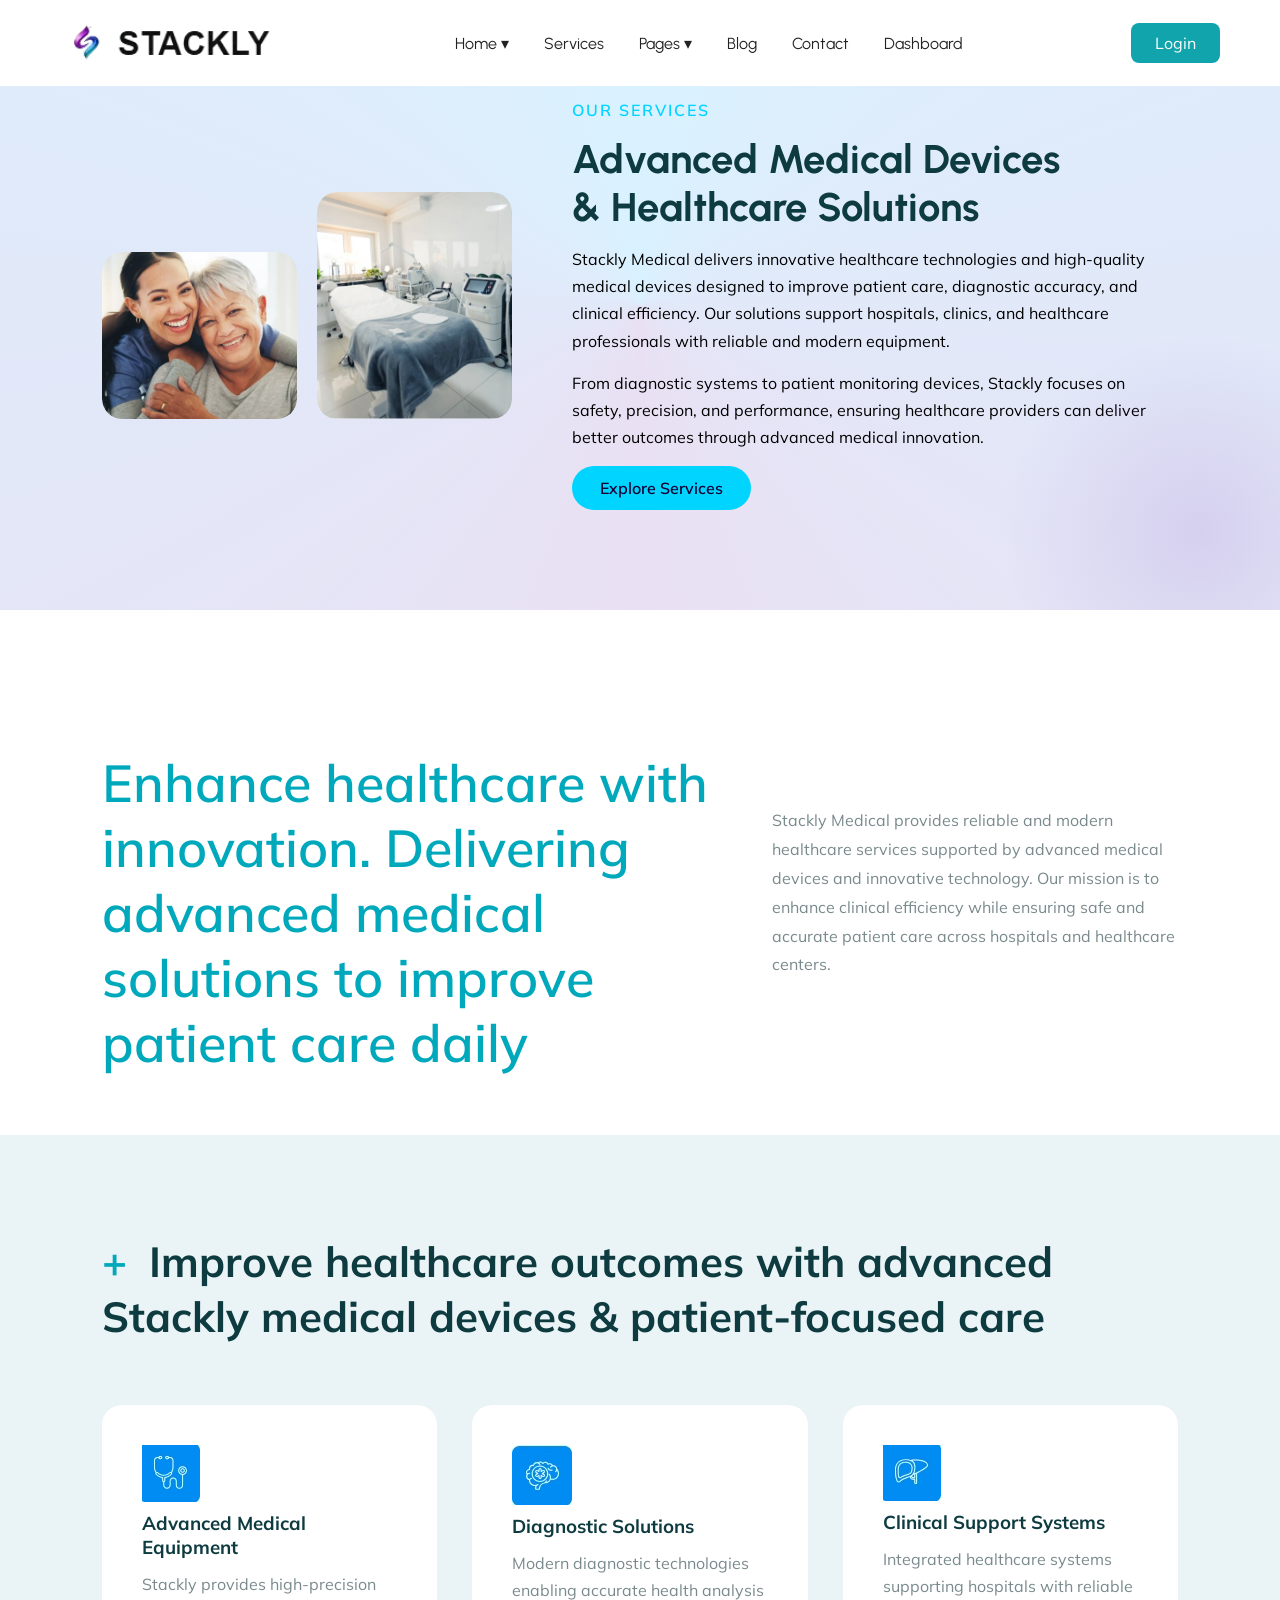
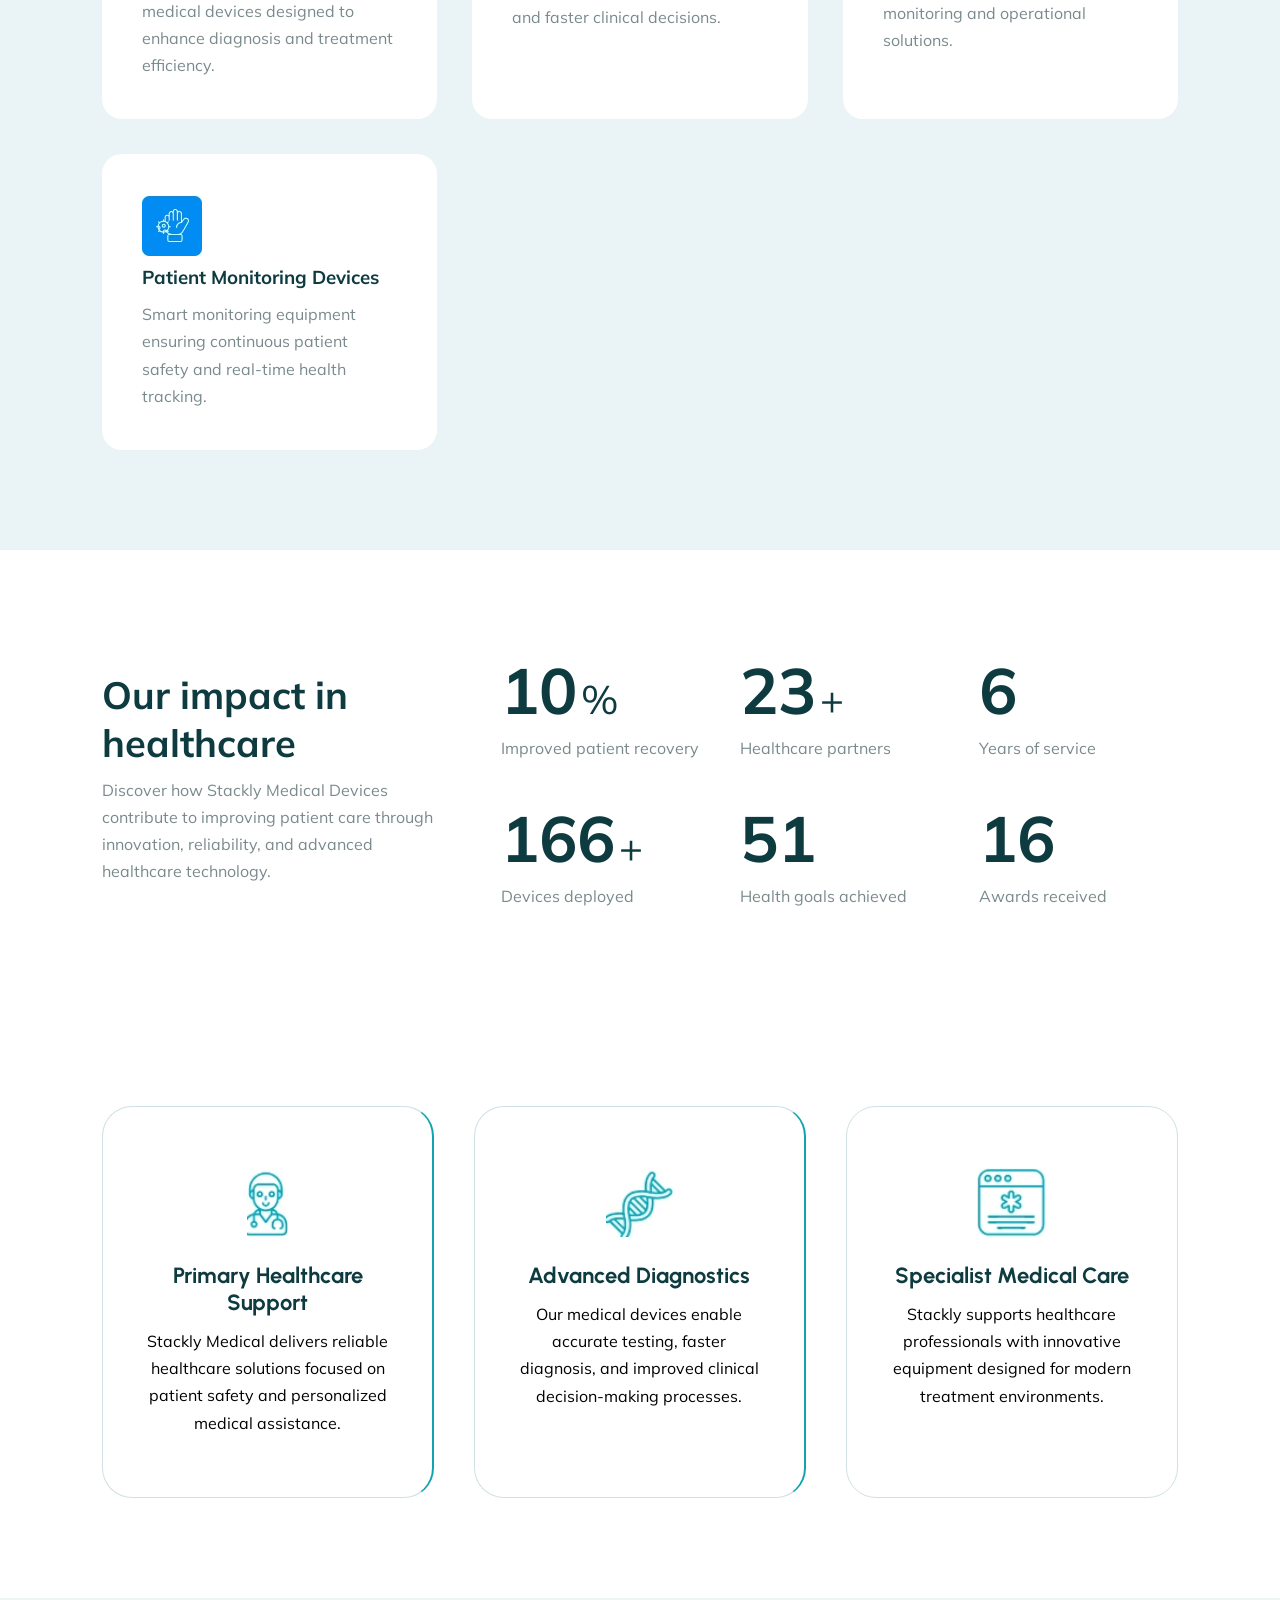
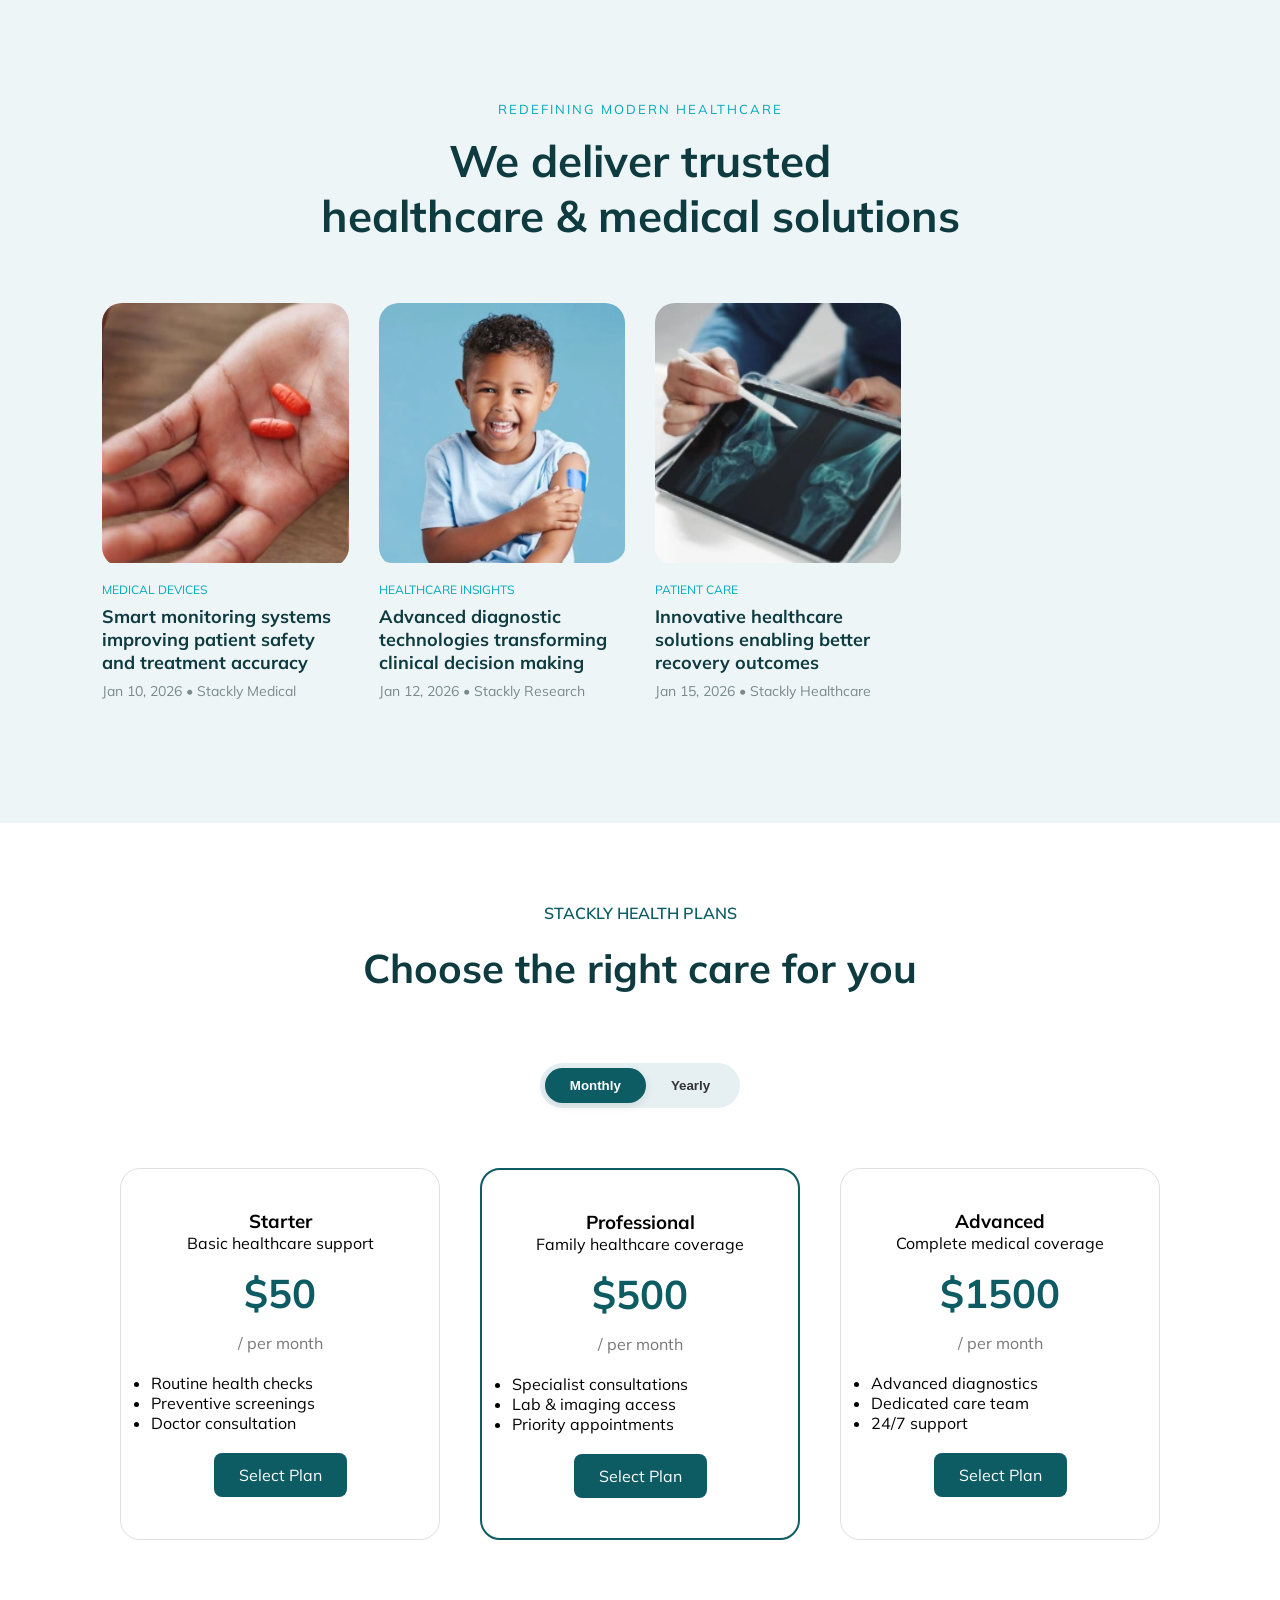
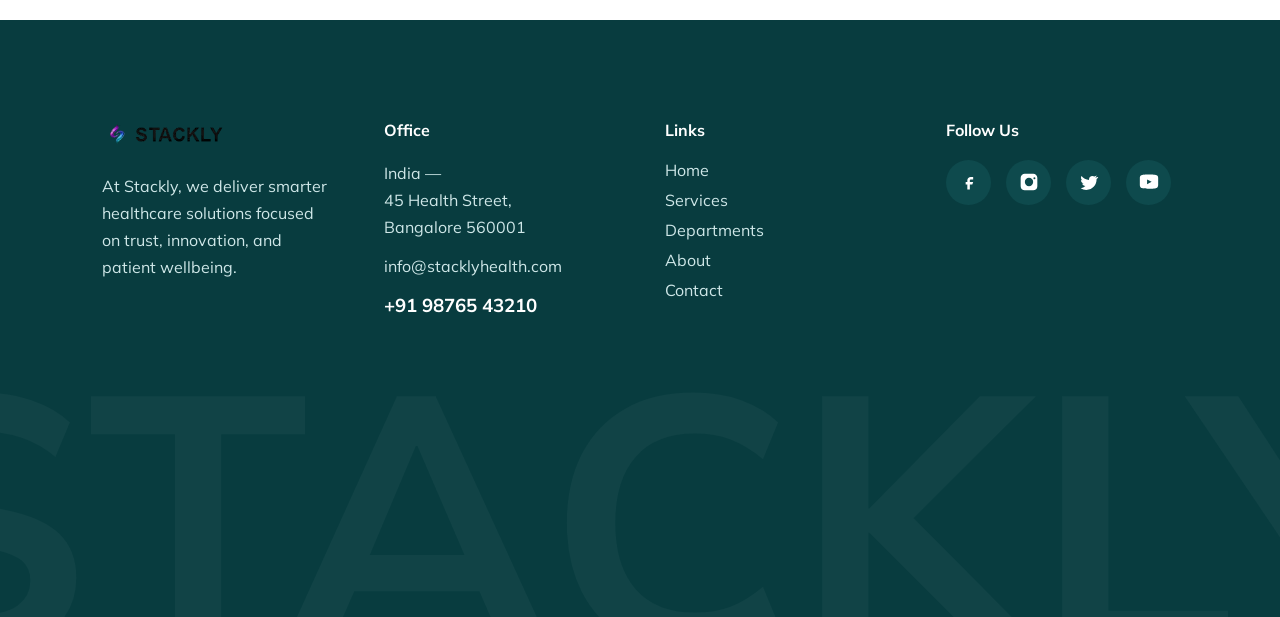
<file: services.html>
<!DOCTYPE html>
<html lang="en">
<head>

<meta charset="UTF-8">
<meta name="viewport" content="width=device-width,initial-scale=1">

<title>Stackly Medical</title>

<link rel="stylesheet" href="style.css">

<link href="https://fonts.googleapis.com/css2?family=Urbanist:wght@700&family=Mulish:wght@400&display=swap" rel="stylesheet">

<link href="https://cdnjs.cloudflare.com/ajax/libs/font-awesome/6.5.0/css/all.min.css" rel="stylesheet">

</head>

<body>

<!-- ================= NAVBAR ================= -->
<header class="header">
<div class="logo">
  <a href="index.html">
    <img src="images/logo2.webp" alt="logo">
  </a>
</div>
<nav class="nav" id="nav">

<button class="close-btn" id="closeBtn">✕</button>

<ul>

<li class="dropdown">
<a href="index.html">Home ▾</a>
<ul class="menu">
<li><a href="home2.html">Home 2</a></li>
</ul>
</li>

<li><a href="#">Services</a></li>

<li class="dropdown">
<a href="#">Pages ▾</a>
<ul class="menu">
<li><a href="departments.html">Departments</a></li>
<li><a href="about.html">AboutUs</a></li>
<li><a href="ourdoctors.html">OurDoctors</a></li>


</ul>
</li>

<li><a href="blog.html">Blog</a></li>
<li><a href="contact.html">Contact</a></li>
<li><a href="dashboard.html">Dashboard</a></li>

</ul>

<!-- ✅ MOBILE LOGIN -->

<!-- ✅ MOBILE LOGIN -->
<div class="mobile-login">
<a href="Login.html" class="login-btn desktop-login">
Login
</a>
</div>

</nav>

<!-- ✅ DESKTOP LOGIN -->
<a href="Login.html" class="login-btn desktop-login">
Login
</a>

<div class="hamburger" id="hamburger">☰</div>

</header>





<section class="about-stackly" id="services">
  
  <div class="about-container">

    <!-- LEFT IMAGES GRID -->
    <div class="about-images">
      <div class="img-box img1">
        <img src="images/k1.webp" alt="">
      </div>

      <div class="img-box img2">
        <img src="images/k.webp" alt="">
      </div>
    </div>


    <!-- RIGHT CONTENT -->
    <div class="about-content">
      <span class="about-tag">OUR SERVICES</span>

      <h2>
        Advanced Medical Devices <br>
        & Healthcare Solutions
      </h2>

      <p>
        Stackly Medical delivers innovative healthcare technologies
        and high-quality medical devices designed to improve patient
        care, diagnostic accuracy, and clinical efficiency. Our
        solutions support hospitals, clinics, and healthcare
        professionals with reliable and modern equipment.
      </p>

      <p>
        From diagnostic systems to patient monitoring devices,
        Stackly focuses on safety, precision, and performance,
        ensuring healthcare providers can deliver better outcomes
        through advanced medical innovation.
      </p>

      <a href="404.html" class="about-btn">Explore Services</a>
    </div>

  </div>

</section>





<section class="stackly-services-hero">

  <div class="services-container">

    <!-- LEFT -->
    <div class="services-left">
      <h1>
        Enhance healthcare with innovation.
        <span>
          Delivering advanced medical solutions
        </span>
        to improve patient care daily
      </h1>
    </div>

    <!-- RIGHT -->
    <div class="services-right">
      <p>
        Stackly Medical provides reliable and modern healthcare
        services supported by advanced medical devices and
        innovative technology. Our mission is to enhance clinical
        efficiency while ensuring safe and accurate patient care
        across hospitals and healthcare centers.
      </p>
    </div>

  </div>

</section>





<section class="stackly-medical-services">

  <div class="medical-container">

    <!-- TITLE -->
    <h2 class="medical-title">
      <span>+</span>
      Improve healthcare outcomes with advanced
      Stackly medical devices & patient-focused care
    </h2>


    <!-- SERVICES GRID -->
    <div class="medical-grid">

      <div class="medical-card">
       
          <img src="images/g1 (1).webp ">
          <br>
      
        <h3>Advanced Medical Equipment</h3>
        <p>
          Stackly provides high-precision medical devices
          designed to enhance diagnosis and treatment efficiency.
        </p>
      </div>

      <div class="medical-card">
            <img src="images/g1 (2).webp">
        <h3>Diagnostic Solutions</h3>
        <p>
          Modern diagnostic technologies enabling accurate
          health analysis and faster clinical decisions.
        </p>
      </div>

      <div class="medical-card">
       <img src="images/g1 (3).webp">
        <h3>Clinical Support Systems</h3>
        <p>
          Integrated healthcare systems supporting hospitals
          with reliable monitoring and operational solutions.
        </p>
      </div>

      <div class="medical-card">
        <img src="images/g1 (4).webp">
        <h3>Patient Monitoring Devices</h3>
        <p>
          Smart monitoring equipment ensuring continuous
          patient safety and real-time health tracking.
        </p>
      </div>

      <div class="medical-card">
       <img src="images/g1 (5).webp">
        <h3>Specialized Healthcare Technology</h3>
        <p>
          Innovative medical technologies developed to
          improve treatment quality and workflow efficiency.
        </p>
      </div>

      <div class="medical-card">
       <img src="images/g1 (6).webp">
        <h3>Personalized Care Solutions</h3>
        <p>
          Customized healthcare device solutions tailored
          to meet diverse clinical requirements.
        </p>
      </div>

    </div>

  </div>

</section>



<section class="stackly-impact">

  <div class="impact-container">

    <!-- LEFT TEXT -->
    <div class="impact-left">
      <h2>Our impact in healthcare</h2>
      <p>
        Discover how Stackly Medical Devices contribute to
        improving patient care through innovation,
        reliability, and advanced healthcare technology.
      </p>
    </div>

    <!-- STATS -->
    <div class="impact-stats">

      <div class="impact-box">
        <h3 class="counter" data-target="15">0</h3>
        <span>%</span>
        <p>Improved patient recovery</p>
      </div>

      <div class="impact-box">
        <h3 class="counter" data-target="35">0</h3>
        <span>+</span>
        <p>Healthcare partners</p>
      </div>

      <div class="impact-box">
        <h3 class="counter" data-target="8">0</h3>
        <p>Years of service</p>
      </div>

      <div class="impact-box">
        <h3 class="counter" data-target="255">0</h3>
        <span>+</span>
        <p>Devices deployed</p>
      </div>

      <div class="impact-box">
        <h3 class="counter" data-target="77">0</h3>
        <p>Health goals achieved</p>
      </div>

      <div class="impact-box">
        <h3 class="counter" data-target="24">0</h3>
        <p>Awards received</p>
      </div>

    </div>

  </div>

</section>



<section class="stackly-features">

  <div class="features-container">

    <!-- CARD 1 -->
    <div class="feature-card">
      <div class="feature-icon">
        <img src="images/o (1).webp" alt="">
      </div>

      <h3>Primary Healthcare Support</h3>

      <p>
        Stackly Medical delivers reliable healthcare
        solutions focused on patient safety and
        personalized medical assistance.
      </p>
    </div>


    <!-- CARD 2 -->
    <div class="feature-card">
      <div class="feature-icon">
        <img src="images/o (2).webp" alt="">
      </div>

      <h3>Advanced Diagnostics</h3>

      <p>
        Our medical devices enable accurate testing,
        faster diagnosis, and improved clinical
        decision-making processes.
      </p>
    </div>


    <!-- CARD 3 -->
    <div class="feature-card">
      <div class="feature-icon">
        <img src="images/o (3).webp" alt="">
      </div>

      <h3>Specialist Medical Care</h3>

      <p>
        Stackly supports healthcare professionals
        with innovative equipment designed for
        modern treatment environments.
      </p>
    </div>

  </div>

</section>




<section class="stackly-insights">

  <div class="insights-container">

    <span class="insights-tag">
      REDEFINING MODERN HEALTHCARE
    </span>

    <h2 class="insights-title">
      We deliver trusted <br>
      healthcare & medical solutions
    </h2>


    <div class="insights-grid">

      <!-- CARD 1 -->
      <div class="insight-card">
        <div class="insight-img">
          <img src="images/f (1).webp" alt="">
        </div>

        <span class="insight-category">
          MEDICAL DEVICES
        </span>

        <h3>
          Smart monitoring systems improving
          patient safety and treatment accuracy
        </h3>

        <p class="insight-meta">
          Jan 10, 2026 • Stackly Medical
        </p>
      </div>


      <!-- CARD 2 -->
      <div class="insight-card">
        <div class="insight-img">
          <img src="images/f (2).webp" alt="">
        </div>

        <span class="insight-category">
          HEALTHCARE INSIGHTS
        </span>

        <h3>
          Advanced diagnostic technologies
          transforming clinical decision making
        </h3>

        <p class="insight-meta">
          Jan 12, 2026 • Stackly Research
        </p>
      </div>


      <!-- CARD 3 -->
      <div class="insight-card">
        <div class="insight-img">
          <img src="images/f (3).webp" alt="">
        </div>

        <span class="insight-category">
          PATIENT CARE
        </span>

        <h3>
          Innovative healthcare solutions
          enabling better recovery outcomes
        </h3>

        <p class="insight-meta">
          Jan 15, 2026 • Stackly Healthcare
        </p>
      </div>


      <!-- CARD 4 -->
      <div class="insight-card">
        <div class="insight-img">
          <img src="images/f (4).webp" alt="">
        </div>

        <span class="insight-category">
          MEDICAL SUPPORT
        </span>

        <h3>
          Enhancing doctor-patient communication
          using modern healthcare platforms
        </h3>

        <p class="insight-meta">
          Jan 18, 2026 • Stackly Solutions
        </p>
      </div>

    </div>

  </div>

</section>


<section class="stackly-pricing">

  <span class="pricing-tag">STACKLY HEALTH PLANS</span>

  <h2 class="pricing-title">
    Choose the right care for you
  </h2>

  <!-- TOGGLE -->
  <div class="pricing-toggle">
    <button id="monthlyBtn" class="active">Monthly</button>
    <button id="yearlyBtn">Yearly</button>
  </div>

  <div class="pricing-grid">

    <!-- CARD 1 -->
    <div class="price-card">
      <h3>Starter</h3>
      <p class="plan-desc">Basic healthcare support</p>

      <h2 class="price" data-month="50" data-year="80">$50</h2>
      <span class="duration">/ per month</span>

      <ul>
        <li>Routine health checks</li>
        <li>Preventive screenings</li>
        <li>Doctor consultation</li>
      </ul>

      <a href="404.html" class="plan-btn">Select Plan</a>
    </div>

    <!-- CARD 2 -->
    <div class="price-card active-plan">
      <h3>Professional</h3>
      <p class="plan-desc">Family healthcare coverage</p>

      <h2 class="price" data-month="500" data-year="750">$500</h2>
      <span class="duration">/ per month</span>

      <ul>
        <li>Specialist consultations</li>
        <li>Lab & imaging access</li>
        <li>Priority appointments</li>
      </ul>

      <a href="404.html" class="plan-btn">Select Plan</a>
    </div>

    <!-- CARD 3 -->
    <div class="price-card">
      <h3>Advanced</h3>
      <p class="plan-desc">Complete medical coverage</p>

      <h2 class="price" data-month="1500" data-year="2000">$1500</h2>
      <span class="duration">/ per month</span>

      <ul>
        <li>Advanced diagnostics</li>
        <li>Dedicated care team</li>
        <li>24/7 support</li>
      </ul>

      <a href="404.html" class="plan-btn">Select Plan</a>
    </div>

  </div>

</section>





<footer class="stackly-footer">

<div class="footer-container">

    <div class="footer-col">
       <a href="index.html">
    <img src="images/logo2.webp" class="footer-logo" alt="logo">
  </a>

        <p>
            At Stackly, we deliver smarter healthcare
            solutions focused on trust, innovation,
            and patient wellbeing.
        </p>
    </div>

    <div class="footer-col">
        <h4>Office</h4>
        <p>
            India —<br>
            45 Health Street,<br>
            Bangalore 560001
        </p>

        <p>info@stacklyhealth.com</p>
        <h3>+91 98765 43210</h3>
    </div>

    <div class="footer-col">
        <h4>Links</h4>
        <ul>
            <li><a href="index.html">Home</a></li>
            <li><a href="services.html">Services</a></li>
            <li><a href="departments.html">Departments</a></li>
            <li><a href="about.html">About</a></li>
            <li><a href="contact.html">Contact</a></li>
        </ul>
    </div>

    <div class="footer-col">
    <h4>Follow Us</h4>

    <div class="social-icons">

        <!-- Facebook -->
        <a href="404.html" class="social-icon">
            <svg viewBox="0 0 24 24">
                <path d="M14 9h3V6h-3c-2.2 0-4 1.8-4 4v2H8v3h2v6h3v-6h3l1-3h-4v-2c0-.6.4-1 1-1z"/>
            </svg>
        </a>

        <!-- Instagram -->
        <a href="404.html" class="social-icon">
            <svg viewBox="0 0 24 24">
                <path d="M7 2C4.2 2 2 4.2 2 7v10c0 
                2.8 2.2 5 5 5h10c2.8 0 5-2.2 
                5-5V7c0-2.8-2.2-5-5-5H7zm5 
                5a5 5 0 110 10 5 5 0 010-10zm6.5-.8a1.2 
                1.2 0 110 2.4 1.2 1.2 0 010-2.4z"/>
            </svg>
        </a>

        <!-- Twitter -->
        <a href="404.html" class="social-icon">
            <svg viewBox="0 0 24 24">
                <path d="M22 5.9c-.8.4-1.6.6-2.5.7.9-.5 
                1.5-1.3 1.8-2.3-.8.5-1.8.9-2.8 
                1.1A4.3 4.3 0 0012 8.5c0 .3 
                0 .7.1 1C8.3 9.3 5.1 7.5 
                3 4.8c-.4.6-.6 1.3-.6 
                2 0 1.4.7 2.6 1.8 
                3.3-.7 0-1.3-.2-1.9-.5v.1c0 
                2 1.4 3.7 3.3 4.1-.3.1-.7.2-1.1.2-.3 
                0-.5 0-.8-.1.5 1.6 2.1 
                2.8 4 2.9A8.7 8.7 0 
                012 19.5a12.3 12.3 0 
                006.7 2c8 0 12.4-6.6 
                12.4-12.4v-.6c.8-.6 
                1.5-1.3 2-2.1z"/>
            </svg>
        </a>

        <!-- YouTube -->
        <a href="404.html" class="social-icon">
            <svg viewBox="0 0 24 24">
                <path d="M23 7s-.2-1.7-.8-2.4c-.8-.9-1.6-.9-2-1C17.6 
                3 12 3 12 3h0s-5.6 
                0-8.2.6c-.4.1-1.2.1-2 
                1C1.2 5.3 1 7 1 7S1 
                8.9 1 10.7v1.6C1 
                14.1 1 16 1 
                16s.2 1.7.8 2.4c.8.9 
                1.9.9 2.4 1 1.8.2 
                7.8.6 7.8.6s5.6 
                0 8.2-.6c.4-.1 1.2-.1 
                2-1 .6-.7.8-2.4.8-2.4s0-1.9 
                0-3.7v-1.6C23 
                8.9 23 7 23 7zM9.7 
                14.6V8.9l5.5 
                2.9-5.5 2.8z"/>
            </svg>
        </a>

    </div>
</div>

</div>

<!-- BIG BACKGROUND TEXT -->
<div class="footer-bg-text">STACKLY</div>

</footer>
<script src="main.js"></script>

</body>
</html>
</file>
<file: style.css>
html,body{
overflow-x:hidden;
width:100%;
}

*{
margin:0;
padding:0;
box-sizing:border-box;
}

body{
font-family:'Mulish';
}

/* HEADER */

.header{
display:flex;
align-items:center;
justify-content:space-between;
padding:18px 60px;
background:white;
position:fixed;
width:100%;
z-index:999;
}

.nav{
margin:auto;
}

.nav ul{

gap:35px;
list-style:none;
}

.nav a{
font-family:'Urbanist';
text-decoration:none;
color:#222;
}

/* ========= STRAIGHT DROPDOWN ========= */

.dropdown{
position:relative;
}

.menu{
position:absolute;
top:100%;
left:50%;
transform:translateX(-50%);

background:white;
border-radius:12px;
box-shadow:0 10px 25px rgba(0,0,0,.15);

min-width:220px;

display:block;
opacity:0;
visibility:hidden;
transition:.3s;
}

.menu li{
display:block;
width:100%;
}

.menu li a{
display:block;
padding:12px 20px;
text-align:left;
}

.dropdown:hover .menu{
opacity:1;
visibility:visible;
}

/* LOGIN */

.login-btn{
background:#12a4ad;
color:white;
border:none;
padding:10px 22px;
border-radius:8px;
cursor:pointer;
}

/* HERO */

.hero{
height:95vh;
position:relative;
}

.hero-bg{
position:absolute;
width:95%;
height:100%;
left:50%;
transform:translateX(-50%);
background:url(images/bgimage.webp) center/cover;
border-radius:25px;
}

/* LEFT CONTENT */

.hero-left{
position:absolute;
top:140px;
left:120px;
color:white;
max-width:420px;
}

.hero-left h1{
font-family:'Urbanist';
font-size:55px;
}

/* CENTER IMAGE */

.hero-image{
position:absolute;
bottom:0;
left:50%;
transform:translateX(-50%);
}

.hero-image img{
height:520px;
}

/* RIGHT COUNTERS */

.hero-right{
position:absolute;
right:120px;
bottom:80px;

display:grid;
grid-template-columns:repeat(2,1fr);
gap:20px;
}

.card{
background:white;
padding:25px;
border-radius:15px;
text-align:center;
}

/* ANIMATION */

.reveal{
opacity:0;
transform:translateY(80px);
transition:1s;
}

.reveal.active{
opacity:1;
transform:translateY(0);
}



/* ================= NAVBAR ================= */

.nav > ul{
display:flex;
gap:35px;
list-style:none;
}

/* ONLY MAIN MENU FLEX */
/* dropdown will NOT inherit flex */

.dropdown{
position:relative;
}

/* ================= DESKTOP DROPDOWN ================= */

.dropdown .menu{

position:absolute;
top:100%;
left:0;

background:#fff;
border-radius:12px;
box-shadow:0 10px 25px rgba(0,0,0,.15);

min-width:220px;

/* 🔥 FORCE COLUMN */
display:block;

opacity:0;
visibility:hidden;

padding:10px 0;
z-index:999;
}

/* VERY IMPORTANT */
.dropdown .menu li{
display:block;
width:100%;
}

/* links */
.dropdown .menu li a{
display:block;
padding:12px 20px;
text-align:left;
white-space:nowrap;
}

/* SHOW */
.dropdown:hover .menu{
opacity:1;
visibility:visible;
}
/* MOBILE */

.hamburger{display:none;}
.close-btn{display:none;}

@media(max-width:900px){

.hamburger{display:block;}

.nav{
position:fixed;
top:0;
right:-100%;
width:100%;
height:100vh;
background:#0e3b40;
padding-top:90px;
transition:.4s;
}

.nav.active{right:0;}

.nav ul{
flex-direction:column;
gap:25px;
padding-left:40px;
}

.nav a{
color:white;
font-size:22px;
}

.close-btn{
display:block;
position:absolute;
top:20px;
right:20px;
background:none;
border:none;
color:white;
font-size:28px;
}

.menu{
position:static;
background:none;
box-shadow:none;
display:none;
opacity:1;
visibility:visible;
}

.dropdown.active .menu{
display:block;
}

}



/* ================= MOBILE RESPONSIVE ================= */

@media(max-width:900px){

/* HEADER */

.header{
padding:15px 20px;
}

.hamburger{
display:block;
font-size:26px;
cursor:pointer;
}

/* ===== MOBILE MENU ===== */

.nav{
position:fixed;
top:0;
right:-100%;
width:100%;
height:100vh;
background:#0e3b40;
transition:.4s;
padding-top:80px;
overflow-y:auto;
}

.nav.active{
right:0;
}

.nav > ul{
flex-direction:column;
gap:25px;
padding-left:30px;
}

.nav a{
color:black;
font-size:22px;
}

/* CLOSE BUTTON */

.close-btn{
display:block;
position:absolute;
top:20px;
right:25px;
font-size:28px;
background:none;
border:none;
color:white;
}

/* MOBILE DROPDOWN */

.menu{
position:static;
background:none;
box-shadow:none;
display:none;
padding-left:15px;
}

.dropdown.active .menu{
display:block;
}

.menu li a{
color:black;
padding:10px 0;
}

/* ===== HERO STACK ===== */

.hero{
height:auto;
padding-top:120px;
}

/* remove absolute layout */

.hero-left,
.hero-image,
.hero-right{
position:static;
transform:none;
text-align:center;
margin:auto;
}

/* text */

.hero-left{
padding:20px;
}

.hero-left h1{
font-size:34px;
}

/* IMAGE */

.hero-image img{
width:85%;
height:auto;
margin-top:20px;
}

/* COUNTERS */

.hero-right{
margin-top:30px;
display:grid;
grid-template-columns:1fr 1fr;
gap:15px;
padding:0 20px;
}

/* CARDS */

.card{
width:100%;
padding:18px;
}

}



/* ===== BLUE MOVING TEXT EFFECT ===== */

.hero-left h1{

font-family:'Urbanist';
font-size:58px;
font-weight:700;

/* blue gradient */
background:linear-gradient(
90deg,
#0e3b40,
#12a4ad,
#1ccad8,
#12a4ad,
#0e3b40
);

background-size:300%;

/* show color inside text */
-webkit-background-clip:text;
-webkit-text-fill-color:transparent;

animation:blueMove 10s linear infinite;;
}

/* animation */
@keyframes blueMove{
0%{
background-position:0%;
}
100%{
background-position:300%;
}
}


/* ===== HERO PARAGRAPH SIZE ===== */

.hero-left p{
font-size:22px;        /* text size bigger */
line-height:1.8;       /* space between lines */
max-width:550px;       /* clean reading width */
margin-top:20px;
color:white;
font-weight:400;
}


/* ================= BUTTON GROUP ================= */

.buttons{
display:flex;
gap:18px;
margin-top:30px;
flex-wrap:wrap;
}


/* ===== PRIMARY BUTTON ===== */

.primary{
background:#12a4ad;
color:white;
border:none;
padding:14px 30px;
font-size:16px;
font-family:'Urbanist';
border-radius:10px;
cursor:pointer;
transition:all 0.35s ease;
}

/* hover */
.primary:hover{
background:#0e3b40;
transform:translateY(-4px);
box-shadow:0 10px 25px rgba(0,0,0,0.25);
}


/* ===== SECONDARY BUTTON ===== */

.secondary{
background:white;
color:#0e3b40;
border:2px solid #12a4ad;
padding:14px 30px;
font-size:16px;
font-family:'Urbanist';
border-radius:10px;
cursor:pointer;
transition:all 0.35s ease;
}

/* hover */
.secondary:hover{
background:#12a4ad;
color:white;
transform:translateY(-4px);
box-shadow:0 10px 25px rgba(0,0,0,0.25);
}


/* ===== COUNTER NUMBER COLOR ===== */

.card h2{
font-size:38px;
font-family:'Urbanist';
font-weight:700;

/* medical blue gradient */
background:linear-gradient(
90deg,
#0e3b40,
#12a4ad,
#1ccad8
);

-webkit-background-clip:text;
-webkit-text-fill-color:transparent;
}


.card{
background:white;
padding:28px;
border-radius:16px;
text-align:center;
transition:.3s;
}

.card:hover{
transform:translateY(-6px);
box-shadow:0 15px 30px rgba(0,0,0,0.15);
}



@media(max-width:900px){

.nav{
position:fixed;
top:0;
right:-100%;
width:100%;
height:100vh;
background:#0e3b40;
transition:.4s;
padding-top:80px;
overflow-y:auto;
}

.nav.active{
right:0;
}

/* STACK MENU */
.nav > ul{
flex-direction:column;
gap:22px;
padding-left:35px;
}

/* LINKS */
.nav a{
color:white;
font-size:22px;
}




/* ===== DROPDOWN FIX ===== */

.menu{
position:relative;   /* 🔥 FIX */
top:auto;
left:auto;
transform:none;

display:none;
background:none;
box-shadow:none;

width:100%;
margin-top:10px;
padding-left:20px;
}

/* SHOW */
.dropdown.active .menu{
display:block;
}

/* submenu */
.menu li{
padding:6px 0;
}

.menu li a{
color:black;
font-size:18px;
}

/* LOGIN INSIDE MENU */
.mobile-login{
display:block;
padding:25px 35px;
}

.desktop-login{
display:none;
}

}


.desktop-login{
background:#12a4ad;
color:white;
border:none;
padding:10px 24px;
border-radius:8px;
cursor:pointer;
}

.mobile-login{
display:none;
}






/* ===== SECTION ===== */

.features{
padding:80px 5%;
background:#f7f9fa;
}

/* MAIN BORDER BOX */

.feature-box{
display:grid;
grid-template-columns:repeat(4,1fr);
border:2px solid #12a4ad;
border-radius:25px;
overflow:hidden;
background:#fff;
}

/* CARD */

.feature-card{
text-align:center;
padding:60px 30px;
transition:.4s;
position:relative;
}

/* vertical divider */
.feature-card:not(:last-child){
border-right:2px solid #12a4ad;
}

/* ICON */

.feature-card img{
width:55px;
margin-bottom:20px;
}

/* TITLE */

.feature-card h3{
font-size:22px;
font-family:'Urbanist';
margin-bottom:10px;
color:#0e3b40;
}

/* TEXT */

.feature-card p{
font-size:16px;
font-family:'Mulish';
color:#6b7b83;
line-height:1.6;
}

/* HOVER EFFECT */

.feature-card:hover{
background:#12a4ad;
transform:translateY(-8px);
}

.feature-card:hover h3,
.feature-card:hover p{
color:#fff;
}

.reveal{
opacity:0;
transform:translateY(60px);
transition:1s ease;
}

.reveal.active{
opacity:1;
transform:translateY(0);
}


/* TABLET */
@media(max-width:992px){

.feature-box{
grid-template-columns:repeat(2,1fr);
}

.feature-card:nth-child(2){
border-right:none;
}

.feature-card{
border-bottom:2px solid #12a4ad;
}

}
/* MOBILE FIX */
@media(max-width:576px){

.feature-box{
grid-template-columns:1fr;

/* ✅ prevent overflow */
margin-top:30px;
overflow:hidden;
}

/* card fix */
.feature-card{
border-right:none !important;
border-bottom:2px solid #12a4ad;

/* ✅ spacing inside */
padding:40px 20px;
}

/* remove last border */
.feature-card:last-child{
border-bottom:none;
}

/* ✅ section spacing */
.features{
padding-top:60px;
}

}


/* CARD HOVER */
.feature-card:hover{
background:#12a4ad;
transform:translateY(-8px);
}

/* TEXT COLOR CHANGE ONLY */
.feature-card:hover h3,
.feature-card:hover p{
color:#ffffff;
}

/* KEEP IMAGE NORMAL */
.feature-card img{
transition:0.3s;
}



/* ===== FULL WIDTH SECTION ===== */

.health-hub{
width:100%;
overflow:hidden;
padding:80px 0;
text-align:center;
background:#f5f7f8;
}

/* ===== BIG TEXT ===== */
.moving-text{

font-family:'Urbanist';
font-weight:900;

/* 🔥 VERY BIG TEXT */
font-size:18vw;

line-height:1;
white-space:nowrap;

/* gradient moving */
background:linear-gradient(
90deg,
#0e3b40,
#12a4ad,
#1ccad8,
#0e3b40
);

background-size:300%;
-webkit-background-clip:text;
-webkit-text-fill-color:transparent;

animation:moveGradient 6s linear infinite;
}
/* ANIMATION */

@keyframes moveGradient{
0%{
background-position:0% center;
}
100%{
background-position:300% center;
}
}


.moving-text{
opacity:0;
transform:translateY(120px);
transition:1.2s ease;
}

.moving-text.show{
opacity:1;
transform:translateY(0);
}

.features{
margin-top:60px;
}


.about-section{
padding:80px 5%;
background:#f7f9fa;
}

.about-container{
display:grid;
grid-template-columns:1fr 1fr;
align-items:center;
gap:60px;
}


.about-images{
display:grid;
grid-template-columns:repeat(2,1fr);
gap:20px;
}

/* BIG BOTTOM IMAGE */
.img3{
grid-column:span 2;
}

.img-box img{
width:100%;
height:100%;
object-fit:cover;
border-radius:20px;
display:block;
}


.about-content h2{
font-family:'Urbanist';
font-size:40px;
color:#0e3b40;
margin:15px 0;
}

.sub{
color:#12a4ad;
font-size:13px;
letter-spacing:2px;
}

.desc{
font-family:'Mulish';
color:#6b7b83;
margin-bottom:30px;
line-height:1.7;
}


.features-list{
display:flex;
flex-direction:column;
gap:25px;
}

.feature-item{
display:flex;
gap:15px;
align-items:flex-start;
}

.feature-item img{
width:28px;
}

.feature-item h4{
margin:0;
color:#0e3b40;
}

.feature-item p{
margin:5px 0 0;
color:#6b7b83;
font-size:14px;
}


.about-container{
align-items:center;
}


/* TABLET */
@media(max-width:992px){

.about-container{
grid-template-columns:1fr;
}

.about-images{
order:1;
}

.about-content{
order:2;
}

}


/* MOBILE */
@media(max-width:576px){

.about-section{
padding:60px 20px;
}

.about-content h2{
font-size:28px;
}

.about-images{
grid-template-columns:1fr;
}

.img3{
grid-column:span 1;
}

}


/* ========= INITIAL STATE ========= */

.reveal-left,
.reveal-right,
.reveal-up{
opacity:0;
transition:1s ease;
}

/* LEFT IMAGE ANIMATION */
.reveal-left{
transform:translateX(-120px);
}

/* RIGHT CONTENT */
.reveal-right{
transform:translateX(120px);
}

/* ICON ITEMS */
.reveal-up{
transform:translateY(80px);
}


/* ========= ACTIVE STATE ========= */

.reveal-active{
opacity:1;
transform:translate(0,0);
}


.feature-item:nth-child(1){
transition-delay:.2s;
}

.feature-item:nth-child(2){
transition-delay:.5s;
}

.feature-item:nth-child(3){
transition-delay:.8s;
}

.feature-item:nth-child(4){
transition-delay:1.1s;
}

/* ===== CTA SECTION ===== */
.cta-banner{
    position:relative;
    width:90%;
    margin:80px auto;
    border-radius:25px;
    overflow:hidden;
}
/* IMAGE */
.cta-img{
    width:100%;
    height:auto;     /* ✅ keeps full image */
    display:block;
}

/* CONTENT */
.cta-content{
    position:absolute;
    left:60px;
    bottom:40px;

    color:white;

    /* hidden initially */
    opacity:0;
    transform:translateY(60px);
    transition:0.6s ease;
}

/* SHOW ON HOVER */
.cta-banner:hover .cta-content{
    opacity:1;
    transform:translateY(0);
}

/* TEXT STYLE */
.cta-content h2{
    font-size:32px;
    font-weight:600;
    line-height:1.3;
    font-family:'Urbanist',sans-serif;
}

/* STACKLY COLOR */
.cta-content span{
    color:#2cc6cf;
}

/* BUTTON */
.cta-btn{
    margin-top:18px;
    padding:12px 26px;
    border:none;
    background:#12a4ad;
    color:white;
    font-size:15px;
    border-radius:8px;
    cursor:pointer;
    transition:.3s;
}

.cta-btn:hover{
    transform:translateY(-3px);
}

@media (max-width:1024px){

.cta-banner{
    width:95%;
}

.cta-content{
    left:40px;
    bottom:30px;
}

.cta-content h2{
    font-size:26px;
}

.cta-btn{
    padding:10px 22px;
    font-size:14px;
}

}

@media (max-width:768px){

.cta-banner{
    width:95%;
    border-radius:18px;
}

/* FULL IMAGE RESPONSIVE */
.cta-img{
    width:100%;
    height:auto;
}

/* CENTER CONTENT */
.cta-content{
    left:50%;
    bottom:25px;
    transform:translateX(-50%) translateY(60px);
    text-align:center;
}

/* HOVER EFFECT */
.cta-banner:hover .cta-content{
    transform:translateX(-50%) translateY(0);
}

.cta-content h2{
    font-size:22px;
}

.cta-btn{
    padding:10px 20px;
    font-size:14px;
}

}

@media (max-width:480px){

.cta-content h2{
    font-size:18px;
    line-height:1.4;
}

.cta-btn{
    padding:8px 18px;
    font-size:13px;
}

}





/* SECTION */
.testimonial-section{
background:#edf9fc;
padding:100px 8%;
text-align:center;
}

/* TITLE */
.sub-title{
font-size:12px;
letter-spacing:2px;
color:#6b7c85;
}

.main-title{
font-size:40px;
margin:15px 0 60px;
font-weight:600;
}

.main-title span{
color:#12a4ad;
}

/* GRID */
.testimonial-grid{
display:grid;
grid-template-columns:repeat(3,1fr);
gap:30px;
}

/* CARD */
.test-card{
background:#fff;
padding:35px;
border-radius:18px;
text-align:left;
transition:.4s;
}

.test-card.active{
border:2px solid #12a4ad;
}

.test-card:hover{
transform:translateY(-10px);
}

/* USER */
.user{
display:flex;
align-items:center;
margin-top:20px;
gap:12px;
}

.user img{
width:45px;
height:45px;
border-radius:50%;
}

/* STATS */
.stats-grid{
margin-top:70px;
display:grid;
grid-template-columns:repeat(4,1fr);
gap:30px;
}

.stat h3{
font-size:55px;
color:#12a4ad;
margin:0;
}

.stat p{
color:#555;
}

/* SCROLL ANIMATION */
.reveal-item{
opacity:0;
transform:translateY(70px);
transition:all .9s ease;
}

.reveal-item.show{
opacity:1;
transform:translateY(0);
}

/* DELAY */
.test-card:nth-child(1){transition-delay:.2s;}
.test-card:nth-child(2){transition-delay:.4s;}
.test-card:nth-child(3){transition-delay:.6s;}

.stat:nth-child(1){transition-delay:.2s;}
.stat:nth-child(2){transition-delay:.4s;}
.stat:nth-child(3){transition-delay:.6s;}
.stat:nth-child(4){transition-delay:.8s;}


/* ===== RESPONSIVE ===== */

@media(max-width:1024px){

.testimonial-grid{
grid-template-columns:1fr 1fr;
}

.stats-grid{
grid-template-columns:1fr 1fr;
}

}

@media(max-width:768px){

.main-title{
font-size:28px;
}

.testimonial-grid{
grid-template-columns:1fr;
}

.stats-grid{
grid-template-columns:1fr;
}

.stat h3{
font-size:40px;
}

}



/* ===== SECTION ===== */
.blog-section{
padding:100px 8%;
background:#fff;
}

/* HEADER */
.blog-header{
display:grid;
grid-template-columns:1fr 1fr;
align-items:center;
margin-bottom:60px;
gap:40px;
}

.blog-sub{
font-size:12px;
letter-spacing:2px;
color:#7a8a93;
}

.blog-header h2{
font-size:42px;
font-weight:600;
line-height:1.2;
}

.blog-right p{
color:#555;
line-height:1.7;
}

/* ===== GRID ===== */
.blog-grid{
display:grid;
grid-template-columns:1fr 1fr;
gap:60px;
align-items:start;
}

/* CARD */
.blog-card img{
width:100%;
border-radius:20px;
display:block;
}

/* RIGHT IMAGE DOWN EFFECT */
.right-card{
margin-top:80px;
}

/* CONTENT */
.blog-card span{
display:block;
margin-top:20px;
font-size:12px;
letter-spacing:1px;
color:#12a4ad;
}

.blog-card h3{
margin-top:10px;
font-size:22px;
font-weight:600;
color:#0b2c33;
}

.meta{
font-size:13px;
color:#777;
margin-top:8px;
}

/* ===== HOVER ===== */
.blog-card{
transition:.4s;
}

.blog-card:hover{
transform:translateY(-10px);
}

/* ===== RESPONSIVE ===== */

@media(max-width:1024px){

.blog-header{
grid-template-columns:1fr;
}

.blog-grid{
grid-template-columns:1fr;
}

.right-card{
margin-top:40px;
}

}

@media(max-width:768px){

.blog-header h2{
font-size:30px;
}

.blog-card h3{
font-size:18px;
}

}


/* ===== SCROLL ANIMATION ===== */

.reveal{
opacity:0;
transform:translateY(80px);
transition:all 0.9s ease;
}

.reveal.active{
opacity:1;
transform:translateY(0);
}






.stackly-banner{
padding:80px 6%;
}

.stackly-banner-box{
background:linear-gradient(135deg,#0fa4af,#17b6c2);
border-radius:30px;
display:flex;
align-items:center;
justify-content:center;
position:relative;
overflow:hidden;
min-height:340px;
}

/* IMAGE */
.stackly-banner-img{
position:absolute;
left:0;
bottom:0;
}

.stackly-banner-img img{
height:360px;
}

/* CONTENT */
.stackly-banner-content{
color:white;
text-align:center;
z-index:2;
max-width:600px;
}

.stackly-banner-content h2{
font-size:42px;
line-height:1.2;
}

.stackly-banner-btn{
margin-top:20px;
padding:14px 30px;
border:none;
background:white;
border-radius:10px;
cursor:pointer;
}


@media(max-width:768px){

.stackly-banner-box{
flex-direction:column;
padding:40px 20px;
text-align:center;
}

/* REMOVE ABSOLUTE */
.stackly-banner-img{
position:relative;
left:auto;
bottom:auto;
margin-bottom:20px;
}

.stackly-banner-img img{
height:220px;
max-width:100%;
}

.stackly-banner-content{
position:relative;
}

.stackly-banner-content h2{
font-size:24px;
}

}





/* ================= FOOTER ================= */

.stackly-footer{
background:#083c3f;
color:#cfe7e8;
position:relative;
overflow:hidden;

/* IMPORTANT HEIGHT FIX */
padding:100px 8% 300px;
}

/* GRID */
.footer-container{
display:grid;
grid-template-columns:repeat(4,1fr);
gap:50px;
position:relative;
z-index:2;
}

/* LOGO */
.footer-logo{
width:130px;
margin-bottom:20px;
}

/* TEXT */
.footer-col h4{
color:#fff;
margin-bottom:20px;
}

.footer-col p{
line-height:1.7;
margin-bottom:12px;
}

.footer-col h3{
color:#fff;
}

/* LINKS */
.footer-col ul{
list-style:none;
padding:0;
}

.footer-col ul li{
margin-bottom:10px;
}

.footer-col ul li a{
color:#cfe7e8;
text-decoration:none;
transition:.3s;
}

.footer-col ul li a:hover{
color:#2cc6cf;
}

/* ===== BIG STACKLY TEXT ===== */

.footer-bg-text{
position:absolute;
left:50%;
transform:translateX(-50%);
bottom:-50px;

font-size:360px;
font-weight:700;
line-height:0.85;

color:rgba(255,255,255,0.035);

white-space:nowrap;
pointer-events:none;
user-select:none;
}


/* ================= TABLET ================= */

@media(max-width:1024px){

.footer-container{
grid-template-columns:1fr 1fr;
}

.footer-bg-text{
font-size:220px;
bottom:-30px;
}

}


/* ================= MOBILE ================= */

@media(max-width:768px){

.stackly-footer{
padding:80px 6% 180px;
text-align:center;
}

.footer-container{
grid-template-columns:1fr;
}

.footer-bg-text{
font-size:120px;
bottom:-10px;
}

}


/* ================= SMALL MOBILE ================= */

@media(max-width:480px){

.footer-bg-text{
font-size:90px;
bottom:0;
}

}



/* SOCIAL ICONS */

.social-icons{
display:flex;
gap:15px;
margin-top:15px;
}

.social-icon{
width:45px;
height:45px;
display:flex;
align-items:center;
justify-content:center;
background:#0e4a4d;
border-radius:50%;
transition:.4s;
}

.social-icon svg{
width:20px;
height:20px;
fill:white;
}

/* HOVER EFFECT */
.social-icon:hover{
background:#2cc6cf;
transform:translateY(-5px);
}
.about-stackly {
  padding: 100px 8%;
  background: #ffffff;
  position: relative;
  overflow: hidden;
  color: #150132;
}


.about-stackly::before {
  content: "";
  position: absolute;
  width: 180%;
  height: 180%;
  top: -40%;
  left: -40%;

  background: conic-gradient(
    rgba(0,170,255,0.15),
    rgba(111,43,174,0.15),
    rgba(0,170,255,0.15)
  );

  animation: rotateBg 18s linear infinite;
  z-index: 0;
}

.about-stackly::after {
  content: "";
  position: absolute;
  width: 400px;
  height: 400px;
  background: radial-gradient(circle,
      rgba(111, 43, 174, 0.12),
      transparent 70%);
  bottom: -120px;
  right: -120px;
  animation: moveBg 12s infinite alternate;
  z-index: 0;
}

@keyframes moveBg {
  from {
    transform: translate(0,0);
  }
  to {
    transform: translate(80px,60px);
  }
}

/* Layout */
.about-container {
  display: grid;
  grid-template-columns: 1fr 1fr;
  gap: 60px;
  align-items: center;
}


/* IMAGE GRID */
.about-images {
  display: grid;
  grid-template-columns: 1fr 1fr;
  gap: 20px;
}

.img-box {
  border-radius: 20px;
  overflow: hidden;
  transform: translateY(60px);
  opacity: 0;
  transition: 0.8s;
}

.img-box img {
  width: 100%;
  height: 100%;
  object-fit: cover;
}

/* stagger layout */
.img1 {
  margin-top: 60px;
}


/* CONTENT */
.about-content {
  transform: translateY(60px);
  opacity: 0;
  transition: 0.8s;
}

.about-tag {
  color: #00d4ff;
  font-weight: 600;
  letter-spacing: 2px;
}

.about-content h2 {
  font-size: 40px;
  margin: 15px 0;
}

.about-content p {
  color: black;
  line-height: 1.7;
  margin-bottom: 15px;
}

.about-btn {
  display: inline-block;
  padding: 12px 28px;
  background: #00d4ff;
  color: #150132;
  border-radius: 30px;
  text-decoration: none;
  font-weight: 600;
}

@keyframes rotateBg {
  from {
    transform: rotate(0deg);
  }
  to {
    transform: rotate(360deg);
  }
}


.img-box,
.about-content {
  opacity: 1;
  transform: translateY(0);
}



@media (max-width:768px){

/* STACK LAYOUT */
.about-container{
display:flex;
flex-direction:column;
gap:40px;
}

/* CONTENT FIRST */
.about-content{
order:1;
width:100%;
text-align:left;
}

/* IMAGES BELOW CONTENT */
.about-images{
order:2;
display:flex;
flex-direction:column;
gap:20px;
width:100%;
}

/* IMAGE BOX FULL WIDTH */
.img-box{
width:100%;
height:260px;
margin:0;
transform:none;
opacity:1;
}

/* IMAGE PERFECT FIT */
.img-box img{
width:100%;
height:100%;
object-fit:cover;
display:block;
}

/* REMOVE DESKTOP OFFSET */
.img1{
margin-top:0;
}

}

.stackly-about-process {
  background: #ffffff;
  padding: 100px 8%;
}

/* TITLE */
.process-title {
  text-align: center;
  font-size: 42px;
  margin-bottom: 70px;
  color: #0e3b40;
}

/* ITEM LAYOUT */
.process-item {
  display: grid;
  grid-template-columns: 250px 1fr;
  align-items: center;
  gap: 50px;
  padding: 40px 0;
  border-bottom: 1px solid black;
}

/* IMAGE */
.process-img {
  width: 100%;
  height: 180px;
  border-radius: 18px;
  overflow: hidden;
}

.process-img img {
  width: 100%;
  height: 100%;
  object-fit: cover;
}

/* CONTENT */
.process-content h3 {
  font-size: 26px;
  color: #0e3b40;
  margin-bottom: 10px;
}

.process-content h3 span {
  margin-right: 10px;
}

.process-content p {
  color: black;
  line-height: 1.7;
  max-width: 600px;
}



@media (max-width: 768px) {

  .process-title {
    font-size: 28px;
  }

  .process-item {
    grid-template-columns: 1fr;
    text-align: center;
    gap: 25px;
  }

  .process-img {
    height: 220px;
  }

  .process-content p {
    margin: auto;
  }
}


/* INITIAL HIDDEN STATE */
.process-title,
.process-item {
  opacity: 0;
  transform: translateY(60px);
  transition: all 0.8s ease;
}

/* SHOW ANIMATION */
.process-show {
  opacity: 1;
  transform: translateY(0);
}



.stackly-vision {
  background: #ffffff;
  padding: 100px 8%;
}

/* CONTAINER */
.vision-container {
  max-width: 1200px;
  margin: auto;
}

/* TOP GRID */
.vision-top {
  display: grid;
  grid-template-columns: 1.4fr 1fr;
  gap: 60px;
  align-items: center;
  margin-bottom: 60px;
}

/* HEADING */
.vision-left h2 {
  font-size: 46px;
  line-height: 1.3;
  color: #0e3b40;
  font-weight: 600;
}

.vision-left span {
  color: #00a6b2;
}

/* PARAGRAPH */
.vision-right p {
  color: black;
  line-height: 1.8;
  font-size: 16px;
}

/* IMAGE */
.vision-image {
  width: 100%;
  border-radius: 22px;
  overflow: hidden;
}

.vision-image img {
  width: 100%;
  height: 450px;
  object-fit: cover;
}



@media (max-width: 992px) {

  .vision-top {
    grid-template-columns: 1fr;
    gap: 30px;
    text-align: center;
  }

  .vision-left h2 {
    font-size: 32px;
  }

  .vision-right p {
    margin: auto;
    max-width: 600px;
  }

  .vision-image img {
    height: 320px;
  }
}

@media (max-width: 576px) {

  .stackly-vision {
    padding: 70px 5%;
  }

  .vision-left h2 {
    font-size: 26px;
  }

  .vision-image img {
    height: 240px;
  }
}

/* INITIAL HIDDEN STATE */
.vision-left,
.vision-right,
.vision-image {
  opacity: 0;
  transform: translateY(60px);
  transition: all 0.9s ease;
}

/* SHOW EFFECT */
.vision-show {
  opacity: 1;
  transform: translateY(0);
}

/* IMAGE ZOOM EFFECT */
.vision-image img {
  transform: scale(1.1);
  transition: transform 1.2s ease;
}

.vision-show img {
  transform: scale(1);
}




.stackly-wellness {
  background:#0a2e32;
  padding:100px 8%;
  color:white;
  overflow:hidden;
}

/* MARQUEE */
.wellness-marquee {
  overflow:hidden;
  white-space:nowrap;
  margin-bottom:60px;
}

.marquee-track {
  display:inline-block;
  color:#00a8bc;
  font-size:48px;
  font-weight:600;
  animation: marqueeMove 20s linear infinite;
}

@keyframes marqueeMove {
  from { transform:translateX(0); }
  to { transform:translateX(-50%); }
}

/* MAIN GRID */
.wellness-container{
  display:grid;
  grid-template-columns:1fr 1fr;
  gap:60px;
  align-items:center;
}

/* IMAGE */
.wellness-img{
  border-radius:20px;
  overflow:hidden;
}

.wellness-img img{
  width:100%;
  height:420px;
  object-fit:cover;
}

/* CONTENT */
.wellness-content span{
  color:#00a8bc;
  font-size:14px;
}

.wellness-content h2{
  font-size:38px;
  margin:15px 0;
}

.wellness-content p{
  color:#c9cfd0;
  line-height:1.7;
}

/* STATS */
.wellness-stats{
  margin-top:70px;
  display:grid;
  grid-template-columns:repeat(4,1fr);
  gap:25px;
}

.stat-box{
  background:#0f3a3f;
  padding:30px;
  border-radius:14px;
}

.stat-box h3{
  font-size:36px;
  color:white;
}



@media(max-width:992px){

  .wellness-container{
    grid-template-columns:1fr;
    text-align:center;
  }

  .wellness-img img{
    height:300px;
  }

  .wellness-stats{
    grid-template-columns:repeat(2,1fr);
  }
}

@media(max-width:576px){

  .marquee-track{
    font-size:28px;
  }

  .wellness-stats{
    grid-template-columns:1fr;
  }
}



.stackly-experts{
  background:#ffffff;
  padding:100px 8%;
  text-align:center;
}

/* TITLE */
.experts-tag{
  color:#00a8bc;
  font-size:14px;
  letter-spacing:2px;
}

.experts-title{
  font-size:42px;
  margin:15px 0 60px;
  color:#0e3b40;
}

.experts-title span{
  color:#00a8bc;
}

/* GRID */
.experts-grid{
  display:grid;
  grid-template-columns:repeat(3,1fr);
  gap:40px;
}

/* CARD */
.expert-card{
  opacity:0;
  transform:translateY(60px);
  transition:0.8s ease;
}

.expert-img{
  border-radius:22px;
  overflow:hidden;
}
.expert-img img{
  width:100%;
  height:auto;
  object-fit:contain;
}

/* HOVER */
.expert-card:hover img{
  transform:scale(1.07);
}

.expert-card h4{
  margin-top:18px;
  color:#0e3b40;
}

.expert-card p{
  color:#c9cfd0;
}

/* SHOW CLASS */
.expert-show{
  opacity:1;
  transform:translateY(0);
}


@media(max-width:992px){

  .experts-grid{
    grid-template-columns:repeat(2,1fr);
  }

}

@media(max-width:576px){

  .experts-grid{
    grid-template-columns:1fr;
  }

  .expert-img img{
    height:300px;
  }

  .experts-title{
    font-size:28px;
  }
}


.expert-img{
  border-radius:22px;
  overflow:hidden;
  display:flex;
  justify-content:center;
  align-items:center;
  background:#f5f7f8;
  padding:10px;
}

.expert-img img{
  max-width:100%;
  height:auto;
}



.stackly-faq{
  background:#ffffff;
  padding:100px 8%;
}

.faq-container{
  display:grid;
  grid-template-columns:1fr 1.2fr;
  gap:60px;
  align-items:flex-start;
}

/* LEFT */
.faq-tag{
  color:#00a8bc;
  font-size:14px;
  letter-spacing:2px;
}

.faq-left h2{
  font-size:42px;
  color:#0e3b40;
  margin:15px 0;
}

.faq-left p{
  color:black;
  line-height:1.7;
}

/* RIGHT */
.faq-item{
  border-bottom:1px solid #e5e5e5;
  padding:20px 0;
}

.faq-question{
  display:flex;
  justify-content:space-between;
  cursor:pointer;
  font-size:18px;
  color:#0e3b40;
}

.faq-question span{
  font-size:22px;
  transition:0.3s;
}

.faq-answer{
  max-height:0;
  overflow:hidden;
  transition:0.4s ease;
  color:black;
  padding-top:0;
}

.faq-item.active .faq-answer{
  max-height:120px;
  padding-top:10px;
}

.faq-item.active span{
  transform:rotate(45deg);
}



@media(max-width:768px){

  .faq-container{
    grid-template-columns:1fr;
    gap:40px;
  }

  .faq-left{
    text-align:center;
  }

  .faq-left h2{
    font-size:28px;
  }

}


.stackly-services-hero{
  background:#ffffff;
  padding:120px 8% 80px;
}

/* CONTAINER */
.services-container{
  display:grid;
  grid-template-columns:1.5fr 1fr;
  gap:60px;
  align-items:center;
}

/* LEFT HEADING */
.services-left h1{
  font-size:52px;
  line-height:1.25;
  color:#0e3b40;
  font-weight:600;
}

.services-left span{
  color:#00a8bc;
}

/* RIGHT TEXT */
.services-right p{
  color:#7a8a8c;
  line-height:1.8;
  font-size:16px;
  max-width:500px;
}


@media(max-width:992px){

  .services-container{
    grid-template-columns:1fr;
    gap:30px;
    text-align:center;
  }

  .services-left h1{
    font-size:36px;
  }

  .services-right p{
    margin:auto;
  }

}

@media(max-width:576px){

  .stackly-services-hero{
    padding:80px 5%;
  }

  .services-left h1{
    font-size:26px;
    line-height:1.4;
  }

}


/* WORD ANIMATION */
.services-left h1 span.word {
  opacity: 0;
  display: inline-block;
  transform: translateY(20px);
  transition: 0.5s ease;
}

.word-show {
  opacity: 1 !important;
  transform: translateY(0);
}

/* paragraph animation */
.services-right {
  opacity: 0;
  transform: translateY(40px);
  transition: 0.8s ease;
}

.text-show {
  opacity: 1;
  transform: translateY(0);
}





.stackly-medical-services{
  background:#eaf3f5;
  padding:100px 8%;
}

/* TITLE */
.medical-title{
  font-size:42px;
  color:#0e3b40;
  margin-bottom:60px;
  line-height:1.3;
}

.medical-title span{
  color:#00a8bc;
  margin-right:10px;
}

/* GRID */
.medical-grid{
  display:grid;
  grid-template-columns:repeat(3,1fr);
  gap:35px;
}

/* CARD */
.medical-card{
  background:white;
  padding:40px;
  border-radius:20px;
  transition:0.4s;
}

.medical-card:hover{
  transform:translateY(-8px);
}

/* ICON BOX */
.medical-icon{
  width:60px;
  height:60px;
  background:#0a84d6;
  border-radius:12px;
  margin-bottom:20px;
}

/* TEXT */
.medical-card h3{
  color:#0e3b40;
  margin-bottom:10px;
}

.medical-card p{
  color:#7a8a8c;
  line-height:1.7;
}




@media(max-width:992px){

  .medical-grid{
    grid-template-columns:repeat(2,1fr);
  }

  .medical-title{
    font-size:32px;
    text-align:center;
  }

}

@media(max-width:576px){

  .stackly-medical-services{
    padding:70px 5%;
  }

  .medical-grid{
    grid-template-columns:1fr;
  }

  .medical-card{
    padding:30px;
  }

  .medical-title{
    font-size:26px;
  }

}

/* INITIAL HIDDEN */
.medical-title,
.medical-card{
  opacity:0;
  transform:translateY(60px);
  transition:0.8s ease;
}

/* SHOW CLASS */
.medical-show{
  opacity:1;
  transform:translateY(0);
}


.medical-icon{
  width:60px;
  height:60px;
  background:#0a84d6;
  border-radius:12px;

  margin-bottom:25px;   /* ✅ SPACE ADDED */
}


.medical-card h3{
  color:#0e3b40;
  margin-bottom:12px;
  margin-top:5px;
}





.stackly-impact{
  background:#ffffff;
  padding:100px 8%;
}

.impact-container{
  display:grid;
  grid-template-columns:1fr 2fr;
  gap:60px;
  align-items:center;
}

/* LEFT */
.impact-left h2{
  font-size:38px;
  color:#0e3b40;
}

.impact-left p{
  color:#7a8a8c;
  margin-top:10px;
  line-height:1.7;
}

/* STATS GRID */
.impact-stats{
  display:grid;
  grid-template-columns:repeat(3,1fr);
  gap:40px;
}

.impact-box h3{
  font-size:64px;
  color:#0e3b40;
  display:inline;
}

.impact-box span{
  font-size:40px;
  color:#0e3b40;
}

.impact-box p{
  margin-top:8px;
  color:#7a8a8c;
}





@media(max-width:992px){

  .impact-container{
    grid-template-columns:1fr;
    text-align:center;
  }

  .impact-stats{
    grid-template-columns:repeat(2,1fr);
  }

}

@media(max-width:576px){

  .impact-stats{
    grid-template-columns:1fr;
  }

  .impact-box h3{
    font-size:48px;
  }



}





















.stackly-features{
  background:#ffffff;
  padding:100px 8%;
}

/* GRID */
.features-container{
  display:grid;
  grid-template-columns:repeat(3,1fr);
  gap:40px;
}

/* CARD */
.feature-card{
  text-align:center;
  padding:60px 40px;
  border:1px solid #cfe1e4;
  border-radius:30px;
  transition:0.4s ease;
}

/* HOVER */
.feature-card:hover{
  transform:translateY(-8px);
  box-shadow:0 15px 35px rgba(0,0,0,0.05);
}

/* ICON */
.feature-icon{
  width:70px;
  height:70px;
  margin:0 auto 25px;
}

.feature-icon img{
  width:100%;
  height:100%;
  object-fit:contain;
}

/* TEXT */
.feature-card h3{
  color:#0e3b40;
  margin-bottom:12px;
}

.feature-card p{
  color:black;
  line-height:1.7;
}


@media(max-width:992px){

  .features-container{
    grid-template-columns:repeat(2,1fr);
  }

}

@media(max-width:576px){

  .stackly-features{
    padding:70px 5%;
  }

  .features-container{
    grid-template-columns:1fr;
  }

  .feature-card{
    padding:40px 25px;
  }

}


/* INITIAL HIDDEN STATE */
.feature-card{
  opacity:0;
  transform:translateY(60px);
  transition:0.8s ease;
}

/* SHOW CLASS */
.feature-show{
  opacity:1;
  transform:translateY(0);
}




.stackly-insights{
  background:#eef5f6;
  padding:100px 8%;
  text-align:center;
}

.insights-tag{
  color:#00a8bc;
  font-size:13px;
  letter-spacing:2px;
}

.insights-title{
  font-size:44px;
  color:#0e3b40;
  margin:15px 0 60px;
}

/* GRID */
.insights-grid{
  display:grid;
  grid-template-columns:repeat(4,1fr);
  gap:30px;
}

/* CARD */
.insight-card{
  text-align:left;
  opacity:0;
  transform:translateY(60px);
  transition:0.8s;
}

.insight-img{
  border-radius:20px;
  overflow:hidden;
}

.insight-img img{
  width:100%;
  height:260px;
  object-fit:cover;
  transition:.4s;
}

.insight-card:hover img{
  transform:scale(1.05);
}

.insight-category{
  display:block;
  margin-top:15px;
  font-size:12px;
  color:#00a8bc;
}

.insight-card h3{
  color:#0e3b40;
  margin:8px 0;
  font-size:18px;
}

.insight-meta{
  color:#7a8a8c;
  font-size:14px;
}

/* SHOW */
.insight-show{
  opacity:1;
  transform:translateY(0);
}




@media(max-width:992px){
  .insights-grid{
    grid-template-columns:repeat(2,1fr);
  }
}

@media(max-width:576px){

  .insights-grid{
    grid-template-columns:1fr;
  }

  .insights-title{
    font-size:28px;
  }
}



.stackly-pricing{
  text-align:center;
  padding:100px 8%;
  background:#fff;
}

.pricing-title{
  font-size:42px;
  color:#0e3b40;
}

.pricing-toggle{
  margin:30px 0 60px;
  background:#eaf3f5;
  display:inline-flex;
  border-radius:30px;
  padding:5px;
}

.pricing-toggle button{
  border:none;
  padding:10px 25px;
  background:none;
  cursor:pointer;
  border-radius:25px;
}

.pricing-toggle .active{
  background:white;
  box-shadow:0 3px 8px rgba(0,0,0,0.1);
}

/* GRID */
.pricing-grid{
  display:grid;
  grid-template-columns:repeat(3,1fr);
  gap:30px;
}

.price-card{
  border:1px solid #dce8ea;
  padding:40px;
  border-radius:25px;
}

.price{
  font-size:42px;
  color:#0e3b40;
}

.duration{
  color:#7a8a8c;
}

.price-card ul{
  text-align:left;
  margin:20px 0;
}

.price-card button{
  width:100%;
  padding:12px;
  border-radius:10px;
  border:none;
  background:#0e3b40;
  color:white;
}


@media(max-width:992px){
.pricing-grid{
 grid-template-columns:1fr;
}
}














.stackly-department-hero{
  position:relative;
  background:#eef5f6;
  padding:120px 8%;
  text-align:center;
  overflow:hidden;
}

/* CENTER CONTENT */
.dept-content{
  max-width:600px;
  margin:auto;
  position:relative;
  z-index:2;
}

.dept-content span{
  color:#00a8bc;
  letter-spacing:2px;
  font-size:13px;
}

.dept-content h2{
  font-size:48px;
  color:#0e3b40;
  margin:15px 0 25px;
}

.dept-btn{
  background:#00a8bc;
  color:white;
  padding:14px 30px;
  border-radius:10px;
  text-decoration:none;
}

/* IMAGE COMMON */
.dept-img{
  position:absolute;
  top:50%;
  transform:translateY(-50%);
  width:320px;
  height:420px;
  overflow:hidden;
  border-radius:30px;
}

/* LEFT IMAGE */
.left-img{
  left:-80px;
}

.right-img{
  right:-80px;
}

.dept-img img{
  width:100%;
  height:100%;
  object-fit:cover;
}


@media(max-width:992px){

.dept-img{
 display:none;
}

.dept-content h2{
 font-size:32px;
}

}




.stackly-marquee{
  position:relative;
  height:320px;
  overflow:hidden;
  background:#fff;
}

/* COMMON */
.marquee-row{
  position:absolute;
  width:160%;
  left:-30%;
  padding:40px 0;
}

/* DARK GREEN (GO UP LOOK) */
.marquee-row.dark{
  background:#0e3b40;
  top:60px;
  transform:rotate(-6deg);
}

/* LIGHT GREEN */
.marquee-row.light{
  background:#00a8bc;
  top:160px;
  transform:rotate(6deg);   /* ✅ opposite angle */
}

/* TEXT STYLE */
.marquee-track{
  white-space:nowrap;
  font-size:80px;
  font-weight:700;
  color:white;
}

/* DARK STRIP MOVE LEFT */
.dark .marquee-track{
  animation: moveLeft 25s linear infinite;
}

/* LIGHT STRIP MOVE RIGHT */
.light .marquee-track{
  animation: moveRight 25s linear infinite;
}

/* ANIMATION */
@keyframes moveLeft{
  from{
    transform:translateX(0);
  }
  to{
    transform:translateX(-50%);
  }
}

@keyframes moveRight{
  from{
    transform:translateX(-50%);
  }
  to{
    transform:translateX(0);
  }
}

@media(max-width:768px){

.marquee-track{
 font-size:32px;
}

.stackly-marquee{
 height:180px;
}

}



.stackly-dept-section{
  background:#eaf3f5;
  padding:100px 8%;
}

.dept-container{
  display:flex;
  align-items:center;
  gap:80px;
}

/* REVERSE LAYOUT */
.stackly-dept-section.reverse .dept-container{
  flex-direction:row-reverse;
}

/* IMAGE */
.dept-image img{
  width:520px;
  border-radius:30px;
  display:block;
}

/* TEXT */
.dept-text span{
  font-size:13px;
  letter-spacing:2px;
  color:#0e3b40;
}

.dept-text h2{
  font-size:42px;
  color:#0e3b40;
  margin:15px 0;
}

.dept-text p{
  color:#6c7c80;
  line-height:1.7;
  margin-bottom:25px;
}

/* BUTTON */
.dept-btn{
  background:#00a8bc;
  color:white;
  padding:14px 28px;
  border-radius:10px;
  text-decoration:none;
}

.dept-btn.blue{
  background:#1e88e5;
}



@media(max-width:992px){

.dept-container{
 flex-direction:column;
 text-align:center;
}

.stackly-dept-section.reverse .dept-container{
 flex-direction:column;
}

.dept-image img{
 width:100%;
}

.dept-text h2{
 font-size:30px;
}

}


/* INITIAL HIDDEN STATE */
.dept-image,
.dept-text{
  opacity:0;
  transition:1s ease;
}

/* IMAGE LEFT DEFAULT */
.dept-image{
  transform:translateX(-80px);
}

/* REVERSE SECTION IMAGE */
.stackly-dept-section.reverse .dept-image{
  transform:translateX(80px);
}

/* TEXT */
.dept-text{
  transform:translateY(60px);
}

/* SHOW ANIMATION */
.dept-show{
  opacity:1;
  transform:translate(0,0) !important;
}


.stackly-departments{
  padding:80px 8%;
  background:#f4fbfc;
  text-align:center;
}

/* heading */
.dept-heading span{
  color:#0a2e32;
  font-size:13px;
  letter-spacing:1px;
}

.dept-heading h2{
  font-size:42px;
  margin:15px 0 25px;
  color:#0a2e32;
}

.dept-btn{
  background:#00a8bc;
  color:#fff;
  padding:12px 28px;
  border-radius:8px;
  text-decoration:none;
  display:inline-block;
}

/* cards layout */
.dept-wrapper{
  margin-top:60px;
  display:grid;
  grid-template-columns:repeat(2,1fr);
  gap:40px;
}

/* card */
.dept-card{
  background:#dff0f3;
  padding:35px;
  border-radius:25px;
  text-align:left;
  transition:.4s;
}

.dept-card:hover{
  transform:translateY(-8px);
}

.dept-card h3{
  color:#0a2e32;
  margin-bottom:10px;
}

.dept-card p{
  color:#5c7a80;
  margin-bottom:25px;
}

/* image */
.dept-img{
  overflow:hidden;
  border-radius:15px;
}

.dept-img img{
  width:100%;
  height:220px;
  object-fit:cover;
  display:block;
}



@media(max-width:900px){

  .dept-wrapper{
    grid-template-columns:1fr;
  }

  .dept-heading h2{
    font-size:28px;
  }

  .dept-card{
    padding:25px;
  }

  .dept-img img{
    height:180px;
  }
}


.scroll-animate{
  opacity:0;
  transform:translateY(60px);
  transition:all .8s ease;
}

.scroll-animate.show{
  opacity:1;
  transform:translateY(0);
}




.stackly-testimonial{
  padding:80px 8%;
  background:#f5f9fa;
}

/* MAIN BOX */
.testimonial-container{
  display:grid;
  grid-template-columns:1.2fr 1fr;
  align-items:center;
  background:#0a2e32;
  border-radius:30px;
  overflow:hidden;
}

/* LEFT SIDE */
.testimonial-content{
  padding:70px;
  color:white;
}

.testimonial-content h5{
  color:#7fd6de;
  letter-spacing:1px;
  margin-bottom:20px;
}

.testimonial-content h2{
  font-size:34px;
  line-height:1.4;
  margin-bottom:20px;
}

.testimonial-content p{
  color:#c7e6ea;
  line-height:1.7;
  margin-bottom:30px;
}

.patient-info h4{
  margin:0;
}

.patient-info span{
  color:#9ed9df;
  font-size:14px;
}

/* RIGHT IMAGE */
.testimonial-image{
  height:100%;
}

.testimonial-image img{
  width:100%;
  height:100%;
  object-fit:cover;
}



@media(max-width:900px){

  .testimonial-container{
    grid-template-columns:1fr;
  }

  .testimonial-content{
    padding:40px 25px;
    text-align:center;
  }

  .testimonial-content h2{
    font-size:24px;
  }

  .testimonial-image{
    height:320px;
  }
}


.testimonial-container{
  opacity:0;
  transform:translateY(60px);
  transition:0.8s ease;
}

.testimonial-container.show{
  opacity:1;
  transform:translateY(0);
}



.stackly-newsletter{
  padding:90px 8%;
  background:#f5f9fa;
  text-align:center;
}

.newsletter-container{
  max-width:800px;
  margin:auto;
}

/* TAG */
.newsletter-tag{
  font-size:13px;
  letter-spacing:1px;
  color:#0a2e32;
}

/* TITLE */
.newsletter-container h2{
  font-size:42px;
  margin:15px 0;
  color:#0a2e32;
}

/* TEXT */
.newsletter-container p{
  color:#6c7a7d;
  margin-bottom:30px;
  line-height:1.6;
}

/* FEATURES */
.newsletter-features{
  display:flex;
  justify-content:center;
  gap:30px;
  flex-wrap:wrap;
  margin-bottom:30px;
  color:#0a2e32;
  font-weight:500;
}

/* FORM */
.newsletter-form{
  display:flex;
  justify-content:center;
  gap:10px;
  margin-bottom:15px;
}

.newsletter-form input{
  padding:14px 18px;
  width:320px;
  border-radius:8px;
  border:1px solid #d6e3e6;
  outline:none;
}

.newsletter-form button{
  background:#00a8bc;
  border:none;
  padding:14px 28px;
  color:white;
  border-radius:8px;
  cursor:pointer;
  font-weight:600;
}

.newsletter-form button:hover{
  background:#0a2e32;
}

/* CHECKBOX */
.newsletter-check{
  font-size:13px;
  color:#7b8a8e;
}



@media(max-width:768px){

  .newsletter-container h2{
    font-size:26px;
  }

  .newsletter-form{
    flex-direction:column;
    align-items:center;
  }

  .newsletter-form input{
    width:100%;
  }

  .newsletter-form button{
    width:100%;
  }

}


.stackly-newsletter{
  opacity:0;
  transform:translateY(60px);
  transition:0.8s ease;
}

.stackly-newsletter.show{
  opacity:1;
  transform:translateY(0);
}



.stackly-hero-text{
  height:90vh;
  display:flex;
  align-items:center;
  justify-content:center;
  background:#ffffff;
  overflow:hidden;
}


/* MOVING EFFECT */
@keyframes textMove{
  0%{
    background-position:0% 50%;
  }
  100%{
    background-position:100% 50%;
  }
}




@media(max-width:992px){

.moving-text{
  font-size:80px;
}

}

@media(max-width:600px){

.moving-text{
  font-size:48px;
  letter-spacing:2px;
}

}

.moving-text{
  font-size:130px;   /* slightly bigger */
  font-weight:800;
  text-align:center;
  line-height:1.05;
  letter-spacing:4px;

  background:linear-gradient(
      120deg,
      #00a8bc,
      #0a2e32,
      #00a8bc,
      #0a2e32
  );

  background-size:300% 300%;
  -webkit-background-clip:text;
  -webkit-text-fill-color:transparent;

  animation:textMove 10s linear infinite;
}

.stackly-hero-text{
  min-height:100vh;
  display:flex;
  align-items:center;
  justify-content:center;
  padding:0 5%;
  text-align:center;
}


/* Laptop */
@media(max-width:1200px){
.moving-text{
  font-size:95px;
}
}

/* Tablet */
@media(max-width:768px){
.moving-text{
  font-size:65px;
}
}

/* Mobile */
@media(max-width:480px){
.moving-text{
  font-size:42px;
  letter-spacing:2px;
}
}



.stackly-doctors{
  padding:90px 6%;
  background:#fff;
}

/* TOP SECTION */
.doctor-top{
  display:flex;
  justify-content:space-between;
  gap:60px;
  margin-bottom:60px;
}

.doctor-left{
  flex:1.4;
}

.doctor-left h2{
  font-size:42px;
  line-height:1.3;
  color:#0e3b40;
  font-weight:700;
}

.doctor-left span{
  color:#00a8bc;
}

.doctor-right{
  flex:1;
}

.doctor-right p{
  color:#8c9a9c;
  font-size:16px;
  line-height:1.7;
}


/* GRID */
.doctor-grid{
  display:grid;
  grid-template-columns:repeat(4,1fr);
  gap:30px;
}

/* CARD */
.doctor-card{
  text-align:center;
}

.doctor-card img{
  width:100%;
  height:300px;
  object-fit:cover;
  border-radius:20px;
  transition:.4s;
}

.doctor-card:hover img{
  transform:translateY(-8px);
}

.doctor-card h4{
  margin-top:15px;
  color:#0e3b40;
}

.doctor-card span{
  color:black;
  font-size:14px;
}



@media(max-width:1024px){

.doctor-grid{
  grid-template-columns:repeat(2,1fr);
}

.doctor-top{
  flex-direction:column;
}
}

@media(max-width:600px){

.doctor-left h2{
  font-size:28px;
}

.doctor-grid{
  grid-template-columns:1fr;
}

.doctor-card img{
  height:260px;
}
}


/* Laptop */
@media(max-width:1200px){
.moving-text{
  font-size:90px;
}
}

/* Tablet */
@media(max-width:768px){
.moving-text{
  font-size:55px;
  letter-spacing:2px;
}
}

/* Mobile */
@media(max-width:480px){
.stackly-hero-text{
  min-height:60vh;
}

.moving-text{
  font-size:36px;
  line-height:1.3;
  letter-spacing:1px;
}
}




.medical-overview {
  padding: 80px 10%;
  background: #f8f9ff;
}

.container {
  display: flex;
  align-items: center;
  gap: 60px;
  flex-wrap: wrap;
}

/* IMAGE */
.overview-image img {
  width: 100%;
  max-width: 450px;
}

/* CONTENT */
.overview-content {
  flex: 1;
}

.small-title {
  color: #0e3b40;
  font-weight: 600;
  letter-spacing: 2px;
  margin-bottom: 10px;
}

.overview-content h2 {
  font-size: 40px;
  font-weight: 700;
  margin-bottom: 30px;
}

/* SIMPLE STATS */
.stats {
  display: flex;
  gap: 50px;
  flex-wrap: wrap;
}

.stat-item h3 {
  font-size: 32px;
  color: #0e3b40;
  margin-bottom: 5px;
}

.stat-item p {
  color: #555;
  font-size: 15px;
}





@media(max-width: 992px){

.container{
  flex-direction: column;
  text-align: center;
}

.overview-image img{
  width: 100%;
  max-width: 400px;
}

.overview-content{
  max-width: 100%;
}

}




.medical-timeline {
  background: #eaf3f5;
  padding: 100px 10%;
  position: relative;
}

/* TITLE */
.timeline-title {
  text-align: center;
  font-size: 42px;
  font-weight: 700;
  margin-bottom: 80px;
}

/* CENTER LINE */
.timeline-container {
  position: relative;
}

.timeline-container::before {
  content: "";
  position: absolute;
  left: 50%;
  top: 0;
  width: 2px;
  height: 100%;
  background: #cfd8dc;
  transform: translateX(-50%);
}

/* ITEM */
.timeline-item {
  display: flex;
  align-items: center;
  justify-content: space-between;
  margin-bottom: 100px;
  position: relative;
}

/* REVERSE SIDE */
.timeline-item.reverse {
  flex-direction: row-reverse;
}

/* IMAGE */
.timeline-image img {
  width: 420px;
  border-radius: 20px;
}

/* CONTENT */
.timeline-content {
  width: 40%;
}

.timeline-content h3 {
  font-size: 30px;
  margin-bottom: 15px;
  color: #083344;
}

.timeline-content p {
  color: #4b5563;
  line-height: 1.7;
}

/* NUMBER CIRCLE */
.timeline-number {
  position: absolute;
  left: 50%;
  transform: translateX(-50%);
  background: #0ea5a4;
  color: white;
  width: 45px;
  height: 45px;
  border-radius: 50%;
  display: flex;
  align-items: center;
  justify-content: center;
  font-weight: 600;
}



/* ===============================
   TABLET RESPONSIVE
=================================*/
@media (max-width: 1024px) {

  .timeline-image img {
    width: 320px;
  }

  .timeline-content {
    width: 45%;
  }

  .timeline-title {
    font-size: 34px;
  }
}


/* ===============================
   MOBILE RESPONSIVE
=================================*/
@media (max-width: 768px) {

  .timeline-container::before {
    left: 25px;
  }

  .timeline-item {
    flex-direction: column;
    align-items: flex-start;
    padding-left: 70px;
    margin-bottom: 70px;
  }

  .timeline-item.reverse {
    flex-direction: column;
  }

  .timeline-image img {
    width: 100%;
    max-width: 100%;
  }

  .timeline-content {
    width: 100%;
    margin-top: 20px;
  }

  .timeline-content h3 {
    font-size: 24px;
  }

  .timeline-number {
    left: 25px;
    transform: translateX(-50%);
  }

}


/* ===============================
   SMALL MOBILE
=================================*/
@media (max-width: 480px) {

  .medical-timeline {
    padding: 70px 20px;
  }

  .timeline-title {
    font-size: 26px;
    margin-bottom: 50px;
  }

  .timeline-content p {
    font-size: 14px;
  }

  .timeline-number {
    width: 38px;
    height: 38px;
    font-size: 14px;
  }

}




.care-section {
  background: #eaf3f5;
  padding: 100px 10%;
}

.care-container {
  max-width: 1200px;
  margin: auto;
}

/* SMALL TEXT */
.care-small {
  letter-spacing: 2px;
  font-size: 13px;
  color: #0f766e;
  margin-bottom: 15px;
}

/* TITLE */
.care-title {
  font-size: 48px;
  font-weight: 700;
  margin-bottom: 60px;
  color: #083344;
}

/* TABLE */
.care-table {
  width: 100%;
}

/* ROW */
.table-row {
  display: grid;
  grid-template-columns: 80px 2fr 1.5fr 1.5fr 100px;
  padding: 20px 0;
  border-bottom: 1px solid #cbd5e1;
  align-items: center;
}

/* HEADER */
.table-head {
  font-weight: 600;
  border-bottom: 2px solid #94a3b8;
}

/* TEXT STYLE */
.table-row div {
  color: #1f2937;
  font-size: 15px;
}




@media (max-width: 768px) {

  .care-title {
    font-size: 32px;
  }

  .table-head {
    display: none;
  }

  .table-row {
    grid-template-columns: 1fr;
    gap: 8px;
    padding: 20px;
    background: white;
    margin-bottom: 15px;
    border-radius: 10px;
  }

  .table-row div::before {
    font-weight: 600;
    color: #0f766e;
    display: block;
  }

  .table-row div:nth-child(1)::before {content:"#";}
  .table-row div:nth-child(2)::before {content:"Recognition";}
  .table-row div:nth-child(3)::before {content:"Service";}
  .table-row div:nth-child(4)::before {content:"History";}
  .table-row div:nth-child(5)::before {content:"Year";}
}









.stackly-testimonial {
  padding: 120px 20px;
  text-align: center;
  background: #f7f9fb;
}

.testimonial-content {
  max-width: 900px;
  margin: auto;
}

.testimonial-content h1 {
  font-size: 44px;
  line-height: 1.4;
  color: #0c2d3a;
  font-weight: 600;
}

.testimonial-content span {
  color: #150132; /* Stackly color */
}

/* USER INFO */
.user-info {
  margin-top: 40px;
}

.user-info img {
  width: 70px;
  height: 70px;
  border-radius: 50%;
  object-fit: cover;
  margin-bottom: 10px;
}

.user-info h4 {
  font-size: 18px;
  margin: 5px 0;
  color: #0c2d3a;
}

.user-info p {
  color: #777;
  font-size: 14px;
}

.stackly-blogs{
  padding:100px 8%;
  ;
}






.blog-grid-section{
padding:80px 6%;
background:#f7f9fb;
}

/* MAIN LAYOUT */
.blog-container{
max-width:1200px;
margin:auto;
display:grid;
grid-template-columns:2fr 1fr;
gap:50px;
align-items:start;
}

/* ===== BLOG GRID ===== */
.blog-left{
display:grid;
grid-template-columns:repeat(2,1fr);
gap:40px;
}

.blog-card img{
width:100%;
border-radius:18px;
}

.blog-card span{
font-size:12px;
color:#150132;
font-weight:600;
}

.blog-card h3{
margin:10px 0;
color:#0c2d3a;
}

.blog-card p{
color:#666;
line-height:1.6;
}

/* ===== STICKY SIDEBAR ===== */
.blog-right{
position:sticky;
top:120px;
height:fit-content;
}

/* SIDEBAR */
.sidebar-box{
background:#fff;
padding:25px;
border-radius:15px;
margin-bottom:25px;
box-shadow:0 5px 20px rgba(0,0,0,.08);
}

.sidebar-box input{
width:100%;
padding:10px;
border-radius:8px;
border:1px solid #ddd;
}

.sidebar-box ul{
list-style:none;
padding:0;
}

.sidebar-box li{
margin:10px 0;
}

.sidebar-box a{
text-decoration:none;
color:#444;
transition:.3s;
}

.sidebar-box a:hover{
color:#150132;
padding-left:5px;
}

/* RECENT */
.recent{
display:flex;
gap:10px;
margin-top:15px;
}

.recent img{
width:60px;
height:60px;
border-radius:10px;
object-fit:cover;
}

.sidebar-image img{
width:100%;
border-radius:18px;
}




@media(max-width:992px){

.blog-container{
grid-template-columns:1fr;
}

.blog-left{
grid-template-columns:1fr;
}

.blog-right{
position:relative;
top:0;
}

}


.reveal{
opacity:0;
transform:translateY(60px);
transition:all 0.8s ease;
}

.reveal.active{
opacity:1;
transform:translateY(0);
}


.about-container{
display:flex;
align-items:center;
justify-content:space-between;
gap:60px;
}





/* FIX CONTACT SECTION HIDING */
.stackly-contact{
padding:120px 20px 60px;
}

.contact-container{
max-width:1200px;
margin:auto;
display:grid;
grid-template-columns:1fr 1fr;
gap:60px;
align-items:center;
}

/* LEFT */
.contact-left h2{
font-size:44px;
margin:20px 0;
color:#0c2d3a;
}

.contact-left p{
color:#666;
line-height:1.6;
}

.contact-info p{
margin-top:10px;
}

/* FORM */
.contact-right form{
display:flex;
flex-direction:column;
gap:15px;
}

input,textarea{
width:100%;
padding:14px;
border:1px solid #ccc;
border-radius:8px;
}

textarea{
height:130px;
resize:none;
}

button{
background:#150132;
color:white;
padding:14px;
border:none;
border-radius:8px;
cursor:pointer;
}

#errorMsg{
color:red;
font-size:14px;
margin-top:5px;
}

/* MAP */
.stackly-map iframe{
width:100%;
height:400px;
border:0;
}




/* ================= MOBILE FIX ================= */

@media (max-width:768px){

.stackly-contact{
padding-top:120px;   /* prevents hiding */
padding-left:20px;
padding-right:20px;
padding-bottom:60px;
}

/* container */
.contact-container{
display:flex;
flex-direction:column;
gap:35px;
}

/* LEFT TEXT */
.contact-left{
text-align:left;
width:100%;
}

.contact-left h2{
font-size:24px;
line-height:1.3;
margin-top:10px;
}

/* FORM */
.contact-right{
width:100%;
}

input,
textarea{
width:100%;
font-size:14px;
padding:12px;
}

/* BUTTON FULL WIDTH */
button{
width:100%;
}

/* MAP FIX */
.stackly-map iframe{
height:280px;
}

}












.login-btn{
text-decoration:none;
color:white;
display:inline-flex;
align-items:center;
justify-content:center;
}

.primary,
.secondary{
text-decoration:none;
display:inline-block;
}

.cta-btn{
text-decoration:none;
display:inline-block;
}




.stackly-banner-btn{
background:#17a2b8;   /* your button bg */
color:white;          /* ✅ white text */
text-decoration:none; /* remove underline */
padding:14px 28px;
border-radius:6px;
display:inline-block;
font-weight:600;
transition:0.3s;
}

/* HOVER EFFECT */
.stackly-banner-btn:hover{
opacity:0.9;
color:white;
}


.logo img{
height:50px;   /* increase size */
width:auto;
display:block;
}


.stackly-pricing {
  padding: 80px 20px;
  text-align: center;
}

.pricing-tag {
  color: #0d5c63;
  font-weight: 600;
}

.pricing-title {
  font-size: 40px;
  margin: 20px 0 40px;
}

/* TOGGLE */
.pricing-toggle {
  display: inline-flex;
  background: #e6f0f2;
  border-radius: 50px;
  padding: 5px;
  margin-bottom: 60px;
}

.pricing-toggle button {
  padding: 10px 25px;
  border: none;
  background: transparent;
  cursor: pointer;
  font-weight: 600;
  border-radius: 50px;
  transition: 0.3s;
  color: #333;
}

.pricing-toggle button.active {
  background: #0d5c63;
  color: #fff;
}

/* GRID */
.pricing-grid {
  display: flex;
  gap: 40px;
  justify-content: center;
  flex-wrap: wrap;
}

.price-card {
  width: 320px;
  padding: 40px 30px;
  border: 1px solid #e0e0e0;
  border-radius: 20px;
  transition: 0.3s;
}

.price-card.active-plan {
  border: 2px solid #0d5c63;
}

.price {
  font-size: 40px;
  color: #0d5c63;
  margin: 15px 0;
}

.duration {
  color: #777;
}

.price-card ul {
  text-align: left;
  margin: 20px 0;
}

.plan-btn {
  display: inline-block;
  padding: 12px 25px;
  background: #0d5c63;
  color: white;
  text-decoration: none;
  border-radius: 8px;
  transition: 0.3s;
}

.plan-btn:hover {
  background: #083c3f;
}

/* RESPONSIVE */
@media (max-width: 992px) {
  .pricing-grid {
    flex-direction: column;
    align-items: center;
  }
}

#errorMsg {
  color: red;
  margin-top: 10px;
  font-size: 14px;
}

input.error,
textarea.error {
  border: 2px solid red;
}


.subscribe-btn {
  display: inline-block;
  padding: 12px 25px;
  background: #0d5c63;
  color: #fff;
  text-decoration: none;
  border-radius: 8px;
  transition: 0.3s;
}

.subscribe-btn:hover {
  background: #083c3f;
}
</file>
<file: app.css>
html, body{
overflow-x:hidden;
width:100%;
}


*{
margin:0;
padding:0;
box-sizing:border-box;
font-family:Arial;
}

body{
background:white;
}

/* ================= HEADER ================= */
.header{
display:flex;
align-items:center;
justify-content:space-between;
padding:18px 60px;
background:#fff;
position:relative;
}

/* LOGO */
.logo img{
height:45px;
}

/* NAV CENTER */
.navbar{
flex:1;
display:flex;
justify-content:center;
}

.navbar ul{
display:flex;
list-style:none;
gap:35px;
}

.navbar ul li{
position:relative;
}

.navbar ul li a{
text-decoration:none;
color:#222;
padding:10px 18px;
border-radius:6px;
transition:.3s;
}

/* HOVER RED BOX */
.navbar ul li a:hover,
.navbar ul li.active a{
background:#f35c52;
color:#fff;
}

/* DROPDOWN */
.dropdown-menu{
position:absolute;
top:45px;
left:0;
background:#fff;
display:none;
box-shadow:0 5px 15px rgba(0,0,0,.1);
}

.dropdown-menu li{
padding:10px 20px;
white-space:nowrap;
}

.dropdown:hover .dropdown-menu{
display:block;
}

/* LOGIN BUTTON */
.login-btn{
background:#f35c52;
color:white;
padding:12px 22px;
border-radius:6px;
text-decoration:none;
font-weight:600;
transition:.3s;
}

.login-btn:hover{
opacity:.85;
}

/* HAMBURGER */
.hamburger{
display:none;
font-size:28px;
cursor:pointer;
color:#f35c52;
}

/* ================= MOBILE MENU ================= */
.mobile-menu{
position:fixed;
top:0;
left:-100%;
width:100%;
height:100vh;
background:#f35c52;
color:white;
display:flex;
flex-direction:column;
justify-content:center;
align-items:center;
transition:.4s;
z-index:999;
}

.mobile-menu.active{
left:0;
}

.mobile-menu ul{
list-style:none;
text-align:center;
}

.mobile-menu ul li{
font-size:24px;
margin:20px 0;
cursor:pointer;
}

.close-btn{
position:absolute;
top:25px;
right:30px;
font-size:30px;
cursor:pointer;
}

.mobile-login{
margin-top:30px;
background:white;
color:#f35c52;
}

/* ================= RESPONSIVE ================= */
@media(max-width:900px){

.navbar,
.desktop-login{
display:none;
}

.hamburger{
display:block;
}

.header{
padding:18px 25px;
}

}



/* DROPDOWN PARENT */
.dropdown{
position:relative;
}

/* DROPDOWN MENU */
.dropdown-menu{
position:absolute;
top:100%;
left:0;
background:#fff;
min-width:160px;
padding:10px 0;
border-radius:6px;
box-shadow:0 8px 20px rgba(0,0,0,0.1);

opacity:0;
visibility:hidden;
transform:translateY(10px);
transition:0.3s;
}

/* IMPORTANT → REMOVE GAP ISSUE */
.dropdown::after{
content:"";
position:absolute;
height:15px;
width:100%;
left:0;
bottom:-15px;
}

/* SHOW ONLY WHEN HOVER HOME */
.dropdown:hover .dropdown-menu{
opacity:1;
visibility:visible;
transform:translateY(0);
}

/* DROPDOWN ITEMS */
.dropdown-menu li a{
display:block;
padding:10px 20px;
color:#222;
text-decoration:none;
}

.dropdown-menu li a:hover{
background:#f35c52;
color:#fff;
}



.login-btn{
background:#f35c52;
color:white;
padding:12px 22px;
border-radius:6px;
text-decoration:none;
font-weight:600;
display:inline-flex;
align-items:center;
gap:8px;
transition:0.3s;
}

/* ARROW DEFAULT */
.login-btn .arrow{
color:white;
transition:0.3s;
}

/* HOVER EFFECT */
.login-btn:hover{
background:#f35c52;
}

/* ✅ ARROW COLOR CHANGE */
.login-btn:hover .arrow{
color:black;
}


/* ===== DESKTOP ===== */
.desktop-login{
display:inline-flex;
}

/* Hide mobile login in desktop */
.mobile-login{
display:none;
}


/* ===== MOBILE VIEW ===== */
@media(max-width:900px){

/* Hide desktop login */
.desktop-login{
display:none;
}

/* Show login ONLY inside hamburger */
.mobile-login{
display:inline-flex;
margin-top:30px;
background:white;
color:#f35c52;
}

}




.hero{
background:#f2f3f3;
padding:80px 60px;

}

.hero-container{
display:flex;
align-items:center;
justify-content:space-between;
gap:40px;
}

/* STACKLY BOX */
.tag{
display:inline-block;
background:white;
color:#f35c52;
font-weight:700;
padding:6px 14px;
border-radius:6px;
margin-bottom:20px;
}

/* BIG TEXT */
.hero-content h1{
font-size:60px;
color:#475375;
line-height:1.2;
margin-bottom:20px;
transition:.6s;
}

.hero-content p{
color:#666;
max-width:520px;
margin-bottom:30px;
transition:.6s;
}

/* BUTTON */
.hero-btn{
background:#f35c52;
color:white;
padding:14px 28px;
border-radius:6px;
text-decoration:none;
font-weight:600;
display:inline-block;
}

/* IMAGE */
.hero-image img{
width:520px;
transition:.8s;
}

/* ANIMATION */
.fade{
opacity:0;
transform:translateY(30px);
}

.show{
opacity:1;
transform:translateY(0);
}

/* MOBILE */
@media(max-width:900px){

.hero-container{
flex-direction:column;
text-align:center;
}

.hero-content h1{
font-size:38px;
}

.hero-image img{
width:100%;
}

}



.services{
padding:80px 60px;
background:#fff;
}

/* TITLE */
.section-title{
text-align:center;
font-size:42px;
color:#475375;
margin-bottom:50px;
}

.section-title span{
color:#f35c52;
font-style:italic;
}

/* GRID */
.service-grid{
display:grid;
grid-template-columns:repeat(3,1fr);
gap:30px;
}

/* CARD */
.service-card{
position:relative;
border-radius:18px;

cursor:pointer;
}

/* IMAGE */
.service-card img{
width:100%;
height:320px;
object-fit:cover;
transition:.6s;
}

/* DARK OVERLAY */
.service-card::after{
content:"";
position:absolute;
bottom:0;
left:0;
width:100%;
height:60%;
background:linear-gradient(
to top,
rgba(0,0,0,.75),
transparent
);
}

/* CONTENT */
.service-content{
position:absolute;
bottom:20px;
left:20px;
right:20px;
color:white;
z-index:2;
}

.service-content h3{
margin-bottom:6px;
}

.service-content p{
font-size:14px;
opacity:.9;
}

/* ARROW BUTTON */
.arrow{
position:absolute;
right:20px;
bottom:20px;
background:#0e1b3d;
width:40px;
height:40px;
display:flex;
align-items:center;
justify-content:center;
border-radius:50%;
font-size:18px;
}

/* HOVER EFFECT */
.service-card:hover img{
transform:scale(1.1);
}

/* RESPONSIVE */
@media(max-width:1000px){
.service-grid{
grid-template-columns:repeat(2,1fr);
}
}

@media(max-width:700px){
.service-grid{
grid-template-columns:1fr;
}

.section-title{
font-size:30px;
}
}




.about-stackly{
padding:90px 70px;
background:#ffffff;

}

.about-container{
display:flex;
align-items:center;
justify-content:space-between;
gap:60px;
}

/* TAG */
.about-tag{
background:#eef2f7;
padding:6px 14px;
border-radius:20px;
color:#475375;
font-weight:600;
}

/* TITLE */
.about-content h2{
font-size:48px;
color:#475375;
margin:20px 0;
line-height:1.2;
}

.about-content span{
color:#f35c52;
font-style:italic;
}

.about-content p{
color:#666;
margin-bottom:25px;
max-width:520px;
}

/* FEATURES */
.about-features{
display:flex;
gap:40px;
margin-bottom:25px;
}

.feature{
display:flex;
align-items:center;
gap:12px;
}

.feature img{
width:45px;
}

/* PROGRESS BAR */
.progress{
height:6px;
background:#eee;
border-radius:10px;
margin-top:8px;

}

.progress-fill{
height:100%;
width:85%;
background:#f35c52;
border-radius:10px;
animation:progressLoad 2s ease;
}

@keyframes progressLoad{
from{width:0;}
to{width:85%;}
}

/* LIST */
.about-list{
margin:20px 0;
color:#555;
}

.about-list li{
margin-bottom:10px;
}

/* BUTTON */
.about-btn{
background:#f35c52;
color:white;
padding:14px 28px;
border-radius:6px;
text-decoration:none;
display:inline-block;
transition:.3s;
}

.about-btn:hover{
transform:translateY(-3px);
}

/* IMAGE */
.about-image img{
width:460px;
border-radius:25px;
animation:imageSlide 1.5s ease;
}

/* IMAGE ANIMATION */
@keyframes imageSlide{
from{
opacity:0;
transform:translateX(80px);
}
to{
opacity:1;
transform:translateX(0);
}
}

/* MOBILE */
@media(max-width:900px){

.about-container{
flex-direction:column;
text-align:center;
}

.about-image img{
width:100%;
margin-top:40px;
}

.about-features{
justify-content:center;
}

}






.doctors{
padding:90px 60px;
background:#f7f7f7;
text-align:center;
}

/* TITLE */
.doctor-title{
font-size:42px;
color:#475375;
margin-bottom:60px;
}

.doctor-title span{
color:#f35c52;
font-style:italic;
}

/* GRID */
.doctor-container{
display:flex;
justify-content:center;
gap:40px;
flex-wrap:wrap;
}

/* CARD */
.doctor-card{
width:320px;
opacity:0;
transform:translateY(60px);
transition:0.8s;
}

/* SCROLL ACTIVE */
.doctor-card.show{
opacity:1;
transform:translateY(0);
}

/* IMAGE */
.doctor-img{
position:relative;

border-radius:20px;
}

.doctor-img img{
width:100%;
display:block;
transition:.5s;
}

/* IMAGE ZOOM */
.doctor-card:hover img{
transform:scale(1.08);
}

/* SOCIAL ICONS */
.social-icons{
position:absolute;
right:15px;
top:50%;
transform:translateY(-50%);
display:flex;
flex-direction:column;
gap:10px;
opacity:0;
transition:.4s;
}

.social-icons a{
background:#f35c52;
color:#fff;
width:38px;
height:38px;
display:flex;
align-items:center;
justify-content:center;
border-radius:50%;
text-decoration:none;
font-weight:bold;
}

/* SHOW ON HOVER */
.doctor-img:hover .social-icons{
opacity:1;
right:20px;
}

/* TEXT */
.doctor-card h3{
margin-top:18px;
color:#1c2b4a;
}

.doctor-card p{
color:#777;
}

/* MOBILE */
@media(max-width:900px){
.doctor-container{
flex-direction:column;
align-items:center;
}
}

/* ===========================
   DOCTOR SECTION
=========================== */

.doctors{
  padding:80px 20px;
  background:#f6fbfb;
  text-align:center;
  font-family:'Mona Sans', sans-serif;
}

/* TITLE */

.doctor-title{
  font-size:48px;
  font-weight:700;
  color:#0b1c3d;
  margin-bottom:60px;
  line-height:1.3;
}

.doctor-title span{
  color:#0aa6a6;
}

/* CONTAINER */

.doctor-container{
  max-width:1200px;
  margin:auto;
  display:grid;
  grid-template-columns:repeat(3,1fr);
  gap:30px;
}

/* CARD */

.doctor-card{
  background:#fff;
  padding:20px;
  border-radius:18px;
  transition:0.4s;
  box-shadow:0 10px 25px rgba(0,0,0,0.05);
}

.doctor-card:hover{
  transform:translateY(-8px);
}

/* IMAGE */

.doctor-img{
  position:relative;

  border-radius:15px;
}

.doctor-img img{
  width:100%;
  height:320px;
  object-fit:cover;
  border-radius:15px;
}

/* SOCIAL ICONS */

.social-icons{
  position:absolute;
  bottom:-50px;
  left:50%;
  transform:translateX(-50%);
  display:flex;
  gap:10px;
  transition:0.4s;
}

.doctor-card:hover .social-icons{
  bottom:15px;
}

.social-icons a{
  width:38px;
  height:38px;
  background:#0aa6a6;
  color:#fff;
  text-decoration:none;
  display:flex;
  align-items:center;
  justify-content:center;
  border-radius:50%;
  font-size:14px;
}

/* TEXT */

.doctor-card h3{
  margin-top:18px;
  font-size:20px;
  color:#0b1c3d;
}

.doctor-card p{
  color:#6b7280;
  font-size:15px;
}


/* ===========================
   TABLET RESPONSIVE
=========================== */

@media(max-width:992px){

.doctor-container{
  grid-template-columns:repeat(2,1fr);
}

.doctor-title{
  font-size:36px;
}

}


/* ===========================
   MOBILE RESPONSIVE ✅
=========================== */

@media(max-width:600px){

.doctors{
  padding:60px 15px;
}

.doctor-title{
  font-size:26px;
  margin-bottom:40px;
}

/* ONE CARD PER ROW */

.doctor-container{
  grid-template-columns:1fr;
  gap:25px;
}

/* IMAGE HEIGHT FIX */

.doctor-img img{
  height:260px;
}

/* SOCIAL ICON ALWAYS VISIBLE MOBILE */

.social-icons{
  bottom:15px;
}

/* TEXT SIZE */

.doctor-card h3{
  font-size:18px;
}

.doctor-card p{
  font-size:14px;
}

}

/* =========================
   ELDERLY CARE SECTION
========================= */

.elderly-care {
  font-family: 'Mona Sans', sans-serif;
  background: #eef3f2;
  padding: 80px 20px;
}

.container {
  max-width: 1200px;
  margin: auto;
}

/* HEADING */

.care-heading {
  text-align: center;
  margin-bottom: 60px;
}

.care-heading h2 {
  font-size: 56px;
  font-weight: 700;
  color: #0b1c3d;
  line-height: 1.2;
}

.care-heading span {
  color: #0aa6a6;
}

.care-heading p {
  margin-top: 15px;
  font-size: 18px;
  color: #5f6b7a;
  max-width: 750px;
  margin-left: auto;
  margin-right: auto;
}

/* GRID */

.care-grid {
  display: grid;
  grid-template-columns: repeat(2,1fr);
  gap: 30px;
}

/* CARD */

.care-card {
  position: relative;

  border-radius: 18px;
  background: white;
  transition: 0.4s;
}

.care-card img {
  width: 100%;
  height: 320px;
  object-fit: cover;
  border-radius: 18px;
  transition: 0.5s;
}

/* HOVER EFFECT */

.care-card:hover img {
  transform: scale(1.05);
}

/* CONTENT */

.card-content {
  background: #fff;
  padding: 18px 22px;
  display: flex;
  justify-content: space-between;
  align-items: center;
}

.card-content h3 {
  font-size: 20px;
  color: #0b1c3d;
}

.card-content span {
  background: #eef3f2;
  padding: 6px 14px;
  border-radius: 20px;
  font-size: 14px;
  color: #0aa6a6;
}

/* =========================
   TABLET
========================= */

@media(max-width:992px){

.care-heading h2{
  font-size:42px;
}

.care-grid{
  grid-template-columns:1fr;
}

}

/* =========================
   MOBILE
========================= */

@media(max-width:600px){

.elderly-care{
  padding:60px 15px;
}

.care-heading h2{
  font-size:30px;
}

.care-heading p{
  font-size:15px;
}

.care-card img{
  height:240px;
}

.card-content h3{
  font-size:16px;
}

}




/* ================= FOOTER ================= */

.stackly-footer{
  background:linear-gradient(90deg,#081c3a,#02142d);
  color:#fff;
  padding:70px 20px 0;
  font-family:'Mona Sans',sans-serif;
}

.footer-container{
  max-width:1200px;
  margin:auto;
  display:grid;
  grid-template-columns:repeat(4,1fr);
  gap:40px;
}

.footer-logo{
  width:170px;
  margin-bottom:15px;
}

.footer-box p{
  color:#cbd5e1;
  font-size:14px;
}

.footer-box h3{
  margin-bottom:20px;
}

.footer-box ul{
  list-style:none;
  padding:0;
}

.footer-box ul li{
  margin-bottom:10px;
}

.footer-box ul li a{
  text-decoration:none;
  color:#cbd5e1;
  transition:.3s;
}

.footer-box ul li a:hover{
  color:#0aa6a6;
}

/* TIMING */

.timing p{
  display:flex;
  justify-content:space-between;
  border-bottom:1px solid rgba(255,255,255,.1);
  padding:6px 0;
}

/* NEWSLETTER */

.newsletter{
  display:flex;
  margin-top:15px;
}

.newsletter input{
  flex:1;
  padding:12px;
  border:none;
  border-radius:6px 0 0 6px;
}

.newsletter button{
  background:#ff5a5f;
  border:none;
  padding:12px 16px;
  color:#fff;
  border-radius:0 6px 6px 0;
  cursor:pointer;
}

/* SOCIAL */

.social-footer{
  margin-top:20px;
}

.social-footer a{
  display:inline-flex;
  width:38px;
  height:38px;
  background:#0aa6a6;
  align-items:center;
  justify-content:center;
  border-radius:50%;
  margin-right:8px;
  color:#fff;
  text-decoration:none;
}

/* MARQUEE */

.footer-marquee{
  margin-top:50px;
  background:#020d20;
  padding:15px 0;
  font-weight:600;
  color:#fff;
}

/* ================= SCROLL BUTTON ================= */

#topBtn{
  position:fixed;
  bottom:25px;
  right:25px;
  background:#ff5a5f;
  color:#fff;
  border:none;
  width:45px;
  height:45px;
  border-radius:6px;
  cursor:pointer;
  display:none;
  font-size:20px;
}

/* ================= MOBILE ================= */

@media(max-width:992px){

.footer-container{
  grid-template-columns:repeat(2,1fr);
}

}

@media(max-width:600px){

.footer-container{
  grid-template-columns:1fr;
  text-align:center;
}

.newsletter{
  justify-content:center;
}

.timing p{
  justify-content:center;
  gap:10px;
}


}



.social-footer{
  margin-top:20px;
  display:flex;
  gap:12px;
}

.social-footer a{
  width:42px;
  height:42px;
  background:rgba(255,255,255,0.08);
  display:flex;
  align-items:center;
  justify-content:center;
  border-radius:50%;
  transition:.4s;
}

.social-footer svg{
  width:18px;
  fill:#fff;
}

/* PREMIUM HOVER */

.social-footer a:hover{
  background:#0aa6a6;
  transform:translateY(-4px);
  box-shadow:0 8px 20px rgba(10,166,166,.4);
}



/* ================= PAGE HERO ================= */

.page-hero{
  position:relative;
  height:300px;
  display:flex;
  align-items:center;
  justify-content:center;
  text-align:center;
 
  font-family:'Mona Sans',sans-serif;
  background:#07112f;
}

/* ANIMATED LIGHT EFFECT */

.page-hero::before{
  content:"";
  position:absolute;
  width:200%;
  height:200%;
  background:
  radial-gradient(circle at 20% 30%, rgba(10,166,166,0.25), transparent 40%),
  radial-gradient(circle at 80% 70%, rgba(255,255,255,0.08), transparent 45%);
  animation:bgMove 10s linear infinite;
}

@keyframes bgMove{
  0%{transform:translate(0,0);}
  50%{transform:translate(-5%,-5%);}
  100%{transform:translate(0,0);}
}

/* GRID EFFECT */

.hero-overlay{
  position:absolute;
  width:100%;
  height:100%;
  background-image:
  linear-gradient(rgba(255,255,255,0.05) 1px, transparent 1px),
  linear-gradient(90deg, rgba(255,255,255,0.05) 1px, transparent 1px);
  background-size:45px 45px;
}

/* CONTENT */

.hero-content{
  position:relative;
  z-index:2;
  color:#fff;
}

.hero-content h1{
  font-size:48px;
  margin-bottom:15px;
}

/* BREADCRUMB */

.breadcrumb{
  display:inline-flex;
  gap:8px;
  background:rgba(255,255,255,0.12);
  backdrop-filter:blur(10px);
  padding:10px 20px;
  border-radius:30px;
}

.breadcrumb a{
  color:#0aa6a6;
  text-decoration:none;
}

.breadcrumb p{
  margin:0;
  color:#e2e8f0;
}

/* MOBILE */

@media(max-width:600px){

.page-hero{
  height:220px;
}

.hero-content h1{
  font-size:30px;
}

}

header,
.navbar{
  position: relative;
  z-index: 9999;
}




.stackly-about{
  padding:80px 8%;
  background:#f5f7fa;

}

/* TITLE */
.about-title{
  text-align:center;
  max-width:900px;
  margin:auto;
}

.about-title h1{
  font-size:44px;
  line-height:1.4;
  color:#0b2c4d;
}

.about-title span{
  color:#a4acb5;
}

/* LAYOUT */
.about-wrapper{
  margin-top:70px;
  display:flex;
  align-items:center;
  justify-content:center;
  gap:60px;
}

.about-left{
  width:30%;
  text-align:center;
}

.years{
  font-size:130px;
  color:#0b2c4d;
  margin:0;
}

.divider{
  width:1px;
  height:320px;
  background:#ddd;
}

.about-right{
  width:40%;
}

.about-right img{
  width:100%;
  height:260px;
  object-fit:cover;
  border-radius:10px;
}

/* ================= */
/* SCROLL ANIMATIONS */
/* ================= */
s

/* NUMBER ZOOM */
.zoom{
  opacity:0;
  transform:scale(0.6);
  transition:all 1s ease;
}

/* ACTIVE */
.active{
  opacity:1;
  transform:translate(0) scale(1);
}
/* ACTIVE */
.active{
  opacity:1;
  transform:translate(0) scale(1);
}


/* MOBILE */
@media(max-width:768px){

.about-wrapper{
  flex-direction:column;
}

.divider{
  display:none;
}

.about-left,
.about-right{
  width:100%;
  text-align:center;
}

/* ✅ TITLE CENTER */
.about-title{
  text-align:center;
}

/* TITLE SIZE */
.about-title h1{
  font-size:28px;
}

.years{
  font-size:80px;
}

}



.stackly-marquee{
  width:100%;
  
  background:#f5f7fa;
  padding:40px 0;
}

/* MARQUEE TRACK */
.marquee{
  white-space:nowrap;
}

/* TEXT STYLE */
.marquee h1{
  display:inline-block;
  font-size:120px;
  font-weight:700;
  animation:scrollText 18s linear infinite;

  /* STACKLY COLOR EFFECT */
  background:linear-gradient(
      90deg,
      #135377,
      #2b8aa3,
      #135377
  );

  -webkit-background-clip:text;
  -webkit-text-fill-color:transparent;
}

/* MOVEMENT */
@keyframes scrollText{
  from{
    transform:translateX(0);
  }
  to{
    transform:translateX(-50%);
  }
}


.stackly-services{
  background:#081c3a; /* HERO SAME COLOR */
  padding:80px 0;
 
}

/* HEADING */
.service-heading{
  text-align:center;
  color:white;
  margin-bottom:50px;
}

.tag{
  background:#0e2c55;
  display:inline-block;
  padding:6px 14px;
  border-radius:20px;
  font-size:13px;
}

.service-heading h2{
  font-size:40px;
}

.service-heading span{
  color:#135377;
}

/* SLIDER */
.service-slider{

  width:100%;
}

/* MOVING TRACK */
.service-track{
  display:flex;
  gap:25px;
  width:max-content;
  animation:scrollService 25s linear infinite;
}

/* CARD */
.service-card{
  background:white;
  width:320px;
  border-radius:12px;
 

  padding-bottom:20px;
}

.service-card img{
  width:100%;
  height:200px;
  object-fit:cover;
}

.service-card h3{
  padding:15px;
  color:#081c3a;
}

.service-card p{
  padding:0 15px;
  color:#666;
  font-size:14px;
}

.service-card a{
  padding:15px;
  display:inline-block;
  color:#135377;
  font-weight:600;
}

/* AUTO MOVE RIGHT → LEFT */
@keyframes scrollService{
  from{
    transform:translateX(0);
  }
  to{
    transform:translateX(-50%);
  }
}

/* PAUSE ON HOVER */
.service-track:hover{
  animation-play-state:paused;
}


@media(max-width:768px){

.service-heading h2{
  font-size:26px;
}

.service-card{
  width:260px;
}

.service-card img{
  height:160px;
}

}


/* MOBILE RESPONSIVE */
@media(max-width:768px){

.service-heading h2{
  font-size:26px;
}

/* ✅ STOP SLIDER ANIMATION */
.service-track{
  animation:none;
  flex-direction:column;
  align-items:center;
  width:100%;
}

/* ✅ SHOW CARDS ONE BY ONE */
.service-card{
  width:90%;
  margin-bottom:25px;
}

.service-slider{
  overflow:visible;
}

}

.stackly-doctors{
  padding:80px 8%;
  background:#f5f7fa;
}

/* MAIN ALIGNMENT */
.doctor-wrapper{
  display:flex;
  align-items:center;
  justify-content:space-between;
  gap:60px;
}

/* LEFT SIDE */
.doctor-content{
  flex:1;
}

.tag{
  background:#eaf4f6;
  color:#135377;
  padding:6px 14px;
  border-radius:20px;
  display:inline-block;
}

.doctor-content h2{
  font-size:42px;
  color:#0b2c4d;
}

.doctor-content span{
  color:#135377;
}

.count{
  font-size:70px;
  margin:20px 0 0;
}

.explore-btn{
  display:inline-block;
  margin-top:20px;
  background:#081c3a;
  color:white;
  padding:12px 22px;
  text-decoration:none;
  border-radius:6px;
}

/* RIGHT GRID */
.doctor-images{
  flex:1.2;
  display:grid;
  grid-template-columns:repeat(2,1fr);
  gap:25px;
}

.doctor-card{
  background:white;
  border-radius:15px;

  text-align:center;
}

.doctor-card img{
  width:100%;
  height:260px;
  object-fit:cover;
}



@media(max-width:768px){

.doctor-wrapper{
  flex-direction:column;
}

.doctor-content{
  text-align:center;
}

.doctor-images{
  grid-template-columns:1fr;
  width:100%;
}

.doctor-content h2{
  font-size:28px;
}

.count{
  font-size:50px;
}

}



.stackly-feedback{
  padding:80px 6%;
  background:#f5f7fa;

}

/* TITLE */
.feedback-title{
  text-align:center;
  margin-bottom:50px;
}

.feedback-title h2{
  font-size:60px;
  color:#0b2c4d;
}

/* ROTATING IMAGE */
.rotate-img{
  width:60px;
  vertical-align:middle;
  animation:rotate 8s linear infinite;
}

@keyframes rotate{
  from{transform:rotate(0deg);}
  to{transform:rotate(360deg);}
}

/* SLIDER */
.testimonial-slider{
  overflow:hidden;
}

.testimonial-track{
  display:flex;
  gap:25px;
  width:max-content;
  animation:slideTestimonial 25s linear infinite;
}

/* CARD */
.testimonial-card{
  background:white;
  width:320px;
  padding:25px;
  border-radius:12px;
  box-shadow:0 5px 15px rgba(0,0,0,0.05);
}

.user{
  width:50px;
  height:50px;
  border-radius:50%;
  margin-bottom:10px;
}

.testimonial-card h4{
  color:#135377;
}

.testimonial-card span{
  font-size:13px;
  color:#777;
}

.testimonial-card p{
  margin:15px 0;
  color:#555;
}

/* MOVE RIGHT → LEFT */
@keyframes slideTestimonial{
  from{
    transform:translateX(0);
  }
  to{
    transform:translateX(-50%);
  }
}

/* PAUSE */
.testimonial-track:hover{
  animation-play-state:paused;
}

@media(max-width:768px){

.feedback-title h2{
  font-size:32px;
}

/* STOP SLIDER */
.testimonial-track{
  animation:none;
  flex-direction:column;
  align-items:center;
}

.testimonial-card{
  width:90%;
  margin-bottom:20px;
}

}


.stackly-services{
  background:#ffffff;
  padding:80px 8%;
}

/* GRID */
.services-container{
  display:grid;
  grid-template-columns:repeat(3,1fr);
  gap:30px;
}

/* CARD */
.service-card{
  background:white;
  border-radius:12px;
 ;
  box-shadow:0 5px 15px rgba(0,0,0,0.05);
  position:relative;
  transition:.4s;
}

/* IMAGE */
.service-card img{
  width:100%;
  height:200px;
  object-fit:cover;
}

/* ICON */
.icon{
  position:absolute;
  top:170px;
  left:20px;
  background:#135377;
  color:white;
  width:45px;
  height:45px;
  display:flex;
  align-items:center;
  justify-content:center;
  border-radius:10px;
  font-size:20px;
}

/* CONTENT */
.service-card h3{
  margin-top:40px;
  padding:15px;
  color:#0b2c4d;
}

.service-card p{
  padding:0 15px;
  color:#666;
  font-size:14px;
}

.service-card a{
  display:inline-block;
  padding:15px;
  color:#135377;
  font-weight:600;
  text-decoration:none;
}

/* HOVER */
.service-card:hover{
  transform:translateY(-8px);
}


@media(max-width:992px){

.services-container{
  grid-template-columns:repeat(2,1fr);
}

}

@media(max-width:768px){

.services-container{
  grid-template-columns:1fr;
}

.service-card img{
  height:180px;
}

}
.stackly-appointment{
  position:relative;
  font-family:'Mona-Sans',sans-serif;

}

/* ================= */
/* TOP IMAGE */
/* ================= */
.appointment-top{
  min-height:380px;
  background:url("images/jk\ \(1\).webp")
  center/cover no-repeat;
  display:flex;
  align-items:center;
  padding-left:8%;
  color:white;
}

.tag{
  background:#135377;
  padding:6px 14px;
  border-radius:20px;
}

.appointment-text h2{
  font-size:44px;
}

/* ================= */
/* BLUE HALF */
/* ================= */
.appointment-bottom{
  background:#07112f;
  padding:60px 8%;
}

/* CONTENT FLEX */
.bottom-content{
  display:flex;
  align-items:center;
}

/* LEFT SIDE */
.bottom-left{
  color:white;
  display:flex;
  align-items:center;
  gap:30px;
}

/* IMAGE INSIDE BLUE */
.info-img{
  width:120px;
}

/* TEXT */
.timing p{
  margin:6px 0;
}

.contact{
  margin-left:30px;
}

/* ================= */
/* FLOAT FORM */
/* ================= */
.appointment-form{
  position:absolute;
  top:170px;
  right:8%;
  width:420px;
  background:white;
  padding:30px;
  border-radius:15px;
  box-shadow:0 15px 40px rgba(0,0,0,.3);
}

.appointment-form input,
.appointment-form textarea{
  width:100%;
  padding:10px;
  margin:8px 0;
  border:1px solid #ddd;
  border-radius:6px;
}

.appointment-form button{
  width:100%;
  padding:12px;
  background:#07112f;
  color:white;
  border:none;
  border-radius:6px;
}


@media(max-width:768px){

.bottom-left{
  flex-direction:column;
  text-align:center;
}

.appointment-form{
  position:relative;
  top:-60px;
  right:auto;
  width:90%;
  margin:auto;
}

.appointment-text h2{
  font-size:28px;
}

}







.stackly-pricing{
  padding:80px 8%;
  background:#f5f7fa;
}

/* MAIN LAYOUT */
.pricing-wrapper{
  display:flex;
  gap:60px;

  /* ✅ IMPORTANT FIX */
  align-items:flex-start;
}

/* LEFT */
.pricing-left{
  width:32%;
}

.tag{
  background:#eaf6f8;
  padding:6px 14px;
  border-radius:20px;
}

.pricing-left h2{
  font-size:40px;
}

.pricing-left span{
  color:#17a2b8;
  font-style:italic;
}

/* ROTATING */
.rotate-circle{
  position:relative;
  width:170px;
  height:170px;
  margin-top:30px;
}

.rotate-circle svg{
  width:100%;
  animation:rotateText 10s linear infinite;
  fill:#636c8a;
  font-size:20px;
  letter-spacing:3px;
}

.center-icon{
  position:absolute;
  top:50%;
  left:50%;
  transform:translate(-50%,-50%);
  width:50px;
}

@keyframes rotateText{
  from{transform:rotate(0);}
  to{transform:rotate(360deg);}
}

/* RIGHT SIDE */
.pricing-right{
  width:68%;
}

/* SMALL CARD */
.price-card{
  background:white;
  padding:25px 30px;
  border-radius:14px;
  margin-bottom:25px;
  max-width:520px;
  box-shadow:0 5px 15px rgba(0,0,0,.05);
}

.price-card h3{
  margin-bottom:10px;
}

.price-card ul{
  list-style:none;
  padding:0;
}

.price-card li{
  margin:6px 0;
  font-size:14px;
}

.price{
  font-size:30px;
  margin:12px 0;
}

.price span{
  font-size:14px;
}

.price-card button{
  background:#07112f;
  color:white;
  padding:10px 18px;
  border:none;
  border-radius:6px;
}

/* FEATURED */
.featured{
  background:#17a2b8;
  color:white;
}

.featured button{
  background:#07112f;
}

.featured-tag{
  background:white;
  color:#17a2b8;
  padding:5px 14px;
  border-radius:20px;
  display:inline-block;
  margin-bottom:10px;
}



@media(max-width:768px){

.pricing-wrapper{
  flex-direction:column;
}

.pricing-left,
.pricing-right{
  width:100%;
  text-align:center;
}

.price-card{
  margin:auto;
}

.rotate-circle{
  margin:auto;
}

}




/* CONTACT SECTION */
.stackly-contact-sec{
padding:80px 8%;
background:#f6f8fb;
font-family:'Mona-Sans',sans-serif;
}

.stackly-contact-grid{
display:grid;
grid-template-columns:1fr 1fr;
gap:60px;
align-items:start;
}

/* LEFT */
.stackly-contact-info{
border-right:1px solid #ddd;
padding-right:40px;
}

.stackly-desc{
margin:15px 0 25px;
color:#666;
}

.stackly-info-item{
display:flex;
gap:15px;
margin-bottom:20px;
}

.stackly-info-item i{
width:45px;
height:45px;
background:#17a2b8;
color:white;
display:flex;
align-items:center;
justify-content:center;
border-radius:50%;
}

.stackly-hours p{
display:flex;
justify-content:space-between;
border-bottom:1px solid #ddd;
padding:8px 0;
}

/* SOCIAL */
.stackly-social{
margin-top:20px;
}

.stackly-social i{
width:38px;
height:38px;
background:#eee;
display:inline-flex;
align-items:center;
justify-content:center;
border-radius:50%;
margin-right:10px;
cursor:pointer;
transition:.3s;
}

.stackly-social i:hover{
background:#17a2b8;
color:white;
}

/* RIGHT FORM */
.stackly-contact-form form{
display:grid;
grid-template-columns:repeat(2,1fr);
gap:15px;
margin-top:20px;
}

.stackly-contact-form input,
.stackly-contact-form select,
.stackly-contact-form textarea{
padding:12px;
border:1px solid #ddd;
border-radius:6px;
}

.stackly-contact-form textarea{
grid-column:span 2;
height:130px;
}

.stackly-contact-form button{
grid-column:span 2;
width:220px;
background:#17a2b8;
color:white;
padding:12px;
border:none;
border-radius:6px;
cursor:pointer;
}

/* ================= MAP ================= */

.stackly-map-sec{
padding:60px 8% 80px;
background:#f6f8fb;
}

.stackly-map-wrapper{
width:100%;
height:450px;
border-radius:15px;

box-shadow:0 10px 25px rgba(0,0,0,.08);
}

.stackly-map-wrapper iframe{
width:100%;
height:100%;
border:0;
}

/* MOBILE */
@media(max-width:768px){

.stackly-contact-grid{
grid-template-columns:1fr;
}

.stackly-contact-info{
border:none;
padding-right:0;
}

.stackly-contact-form form{
grid-template-columns:1fr;
}

.stackly-contact-form textarea,
.stackly-contact-form button{
grid-column:span 1;
width:100%;
}

.stackly-map-wrapper{
height:300px;
}

}


/* BLOG SECTION */
.stackly-blog-sec{
padding:80px 8%;
background:#f6f8fb;
font-family:'Mona-Sans',sans-serif;
}

/* GRID */
.stackly-blog-container{
display:grid;
grid-template-columns:repeat(3,1fr);
gap:30px;
}

/* CARD */
.stackly-blog-card{
background:#fff;
border-radius:15px;

box-shadow:0 5px 20px rgba(0,0,0,.06);
transition:.4s;
cursor:pointer;
}

.stackly-blog-card:hover{
transform:translateY(-10px);
box-shadow:0 15px 35px rgba(0,0,0,.12);
}

/* IMAGE */
.stackly-blog-card img{
width:100%;
height:230px;
object-fit:cover;
}

/* CONTENT */
.stackly-blog-content{
padding:20px;
}

.blog-date{
background:#eef4f7;
padding:6px 12px;
border-radius:20px;
font-size:12px;
display:inline-block;
margin-bottom:12px;
}

.stackly-blog-content h3{
font-size:18px;
color:#0c2340;
margin-bottom:15px;
}

/* META */
.blog-meta{
display:flex;
gap:10px;
}

.blog-meta span{
background:#f1f3f5;
padding:6px 12px;
border-radius:20px;
font-size:12px;
}

/* ================= SCROLL ANIMATION ================= */

/* RESPONSIVE */
@media(max-width:992px){
.stackly-blog-container{
grid-template-columns:repeat(2,1fr);
}
}

@media(max-width:600px){
.stackly-blog-container{
grid-template-columns:1fr;
}
}
.close-btn{
position:absolute;
top:20px;
right:20px;
font-size:28px;
color:white;
cursor:pointer;

/* ✅ REQUIRED */
z-index:9999;
pointer-events:auto;
}
/* MOBILE DROPDOWN */
.mobile-submenu{
display:none;
padding-left:20px;
margin-top:10px;
}

.mobile-dropdown.active .mobile-submenu{
display:block;
}

.mobile-menu ul li{
cursor:pointer;
}

.mobile-menu{
right:-100%;
transition:.4s;
}

.mobile-menu.active{
right:0;
}






@media(max-width:768px){

/* STOP SLIDER */
.testimonial-track{
animation:none;
flex-direction:column;
align-items:center;
width:100%;
}

/* CARD FULL SAFE WIDTH */
.testimonial-card{
min-width:90%;
max-width:90%;
margin-bottom:20px;
}

/* EXTRA SAFETY */
.testimonial-slider{
overflow:hidden;
}

}


/* ===============================
   STACKLY SERVICES SECTION
================================ */

.stackly-services{
padding:80px 8%;
background:#ffffff;
overflow:hidden; /* ✅ prevent horizontal move */
}

/* GRID CONTAINER */
.services-container{
max-width:1200px;
margin:auto;
display:grid;
grid-template-columns:repeat(3,1fr);
gap:30px;
}

/* ================= CARD ================= */

.service-card{
background:#fff;
border-radius:14px;
overflow:hidden;
box-shadow:0 8px 25px rgba(0,0,0,0.06);
transition:0.4s ease;
position:relative;
display:flex;
flex-direction:column;
height:100%;
}

/* IMAGE */
.service-card img{
width:100%;
height:220px;
object-fit:cover;
display:block;
}

/* ICON */
.icon{
position:absolute;
top:190px;
left:20px;
width:45px;
height:45px;
background:#135377;
color:#fff;
display:flex;
align-items:center;
justify-content:center;
border-radius:10px;
font-size:20px;
}

/* CONTENT */
.service-card h3{
margin-top:35px;
padding:15px 20px 5px;
color:#0b2c4d;
font-size:20px;
}

.service-card p{
padding:0 20px;
color:#666;
font-size:14px;
line-height:1.6;
flex-grow:1;
}

/* BUTTON LINK */
.service-card a{
padding:20px;
text-decoration:none;
color:#135377;
font-weight:600;
}

/* HOVER EFFECT */
.service-card:hover{
transform:translateY(-10px);
box-shadow:0 15px 35px rgba(0,0,0,0.12);
}

/* ===============================
   TABLET RESPONSIVE
================================ */

@media(max-width:992px){

.services-container{
grid-template-columns:repeat(2,1fr);
}

}

/* ===============================
   MOBILE RESPONSIVE ✅
================================ */

@media(max-width:768px){

.stackly-services{
padding:60px 20px;
}

/* ONE CARD PER ROW */
.services-container{
grid-template-columns:1fr;
gap:25px;
}

/* SAFE WIDTH */
.service-card{
width:100%;
}

/* IMAGE FIX */
.service-card img{
height:200px;
}

/* ICON POSITION FIX */
.icon{
top:170px;
}

}


/* =========================
   MOBILE MENU LINKS
========================= */

/* ALL LINKS WHITE */
.mobile-menu ul li a{
color:white;
text-decoration:none;   /* ✅ remove underline */
font-size:22px;
font-weight:500;
display:block;
padding:10px 0;
transition:0.3s;
}

/* HOVER EFFECT */
.mobile-menu ul li a:hover{
color:#ffffff;
opacity:0.8;
}

/* DROPDOWN PARENT */
.mobile-dropdown{
text-align:center;
}

/* DROPDOWN TOGGLE */
.mobile-drop-toggle{
color:white;
text-decoration:none;
font-size:24px;
display:block;
}

/* SUBMENU */
.mobile-submenu{
list-style:none;
margin-top:10px;
padding-left:0;
}

/* SUBMENU LINKS */
.mobile-submenu li a{
color:white;
text-decoration:none;
font-size:18px;
padding:8px 0;
display:block;
}

/* SMALL HOVER */
.mobile-submenu li a:hover{
opacity:0.7;
}

/* =========================
   SERVICE HEADING
========================= */

.service-heading{
text-align:center;
margin-bottom:60px;
padding:0 20px;
}

/* SMALL TAG */
.service-heading .tag{
display:inline-block;
background:#135377;
color:white;
padding:6px 18px;
border-radius:20px;
font-size:14px;
font-weight:600;
margin-bottom:15px;
}

/* MAIN TITLE */
.service-heading h2{
font-size:42px;
line-height:1.3;
color:#0b2c4d;
font-weight:700;
}

/* HIGHLIGHT WORD */
.service-heading span{
color:#17a2b8;
}

/* ================= MOBILE ================= */

@media(max-width:768px){

.service-heading{
margin-bottom:40px;
}

.service-heading h2{
font-size:26px;
line-height:1.4;
}

.service-heading .tag{
font-size:13px;
padding:5px 14px;
}

}


/* LOGO IMAGE SIZE */
.logo img {
  height: 45px;      /* change size here */
  width: auto;
  object-fit: contain;
  display: block;
}
</file>
